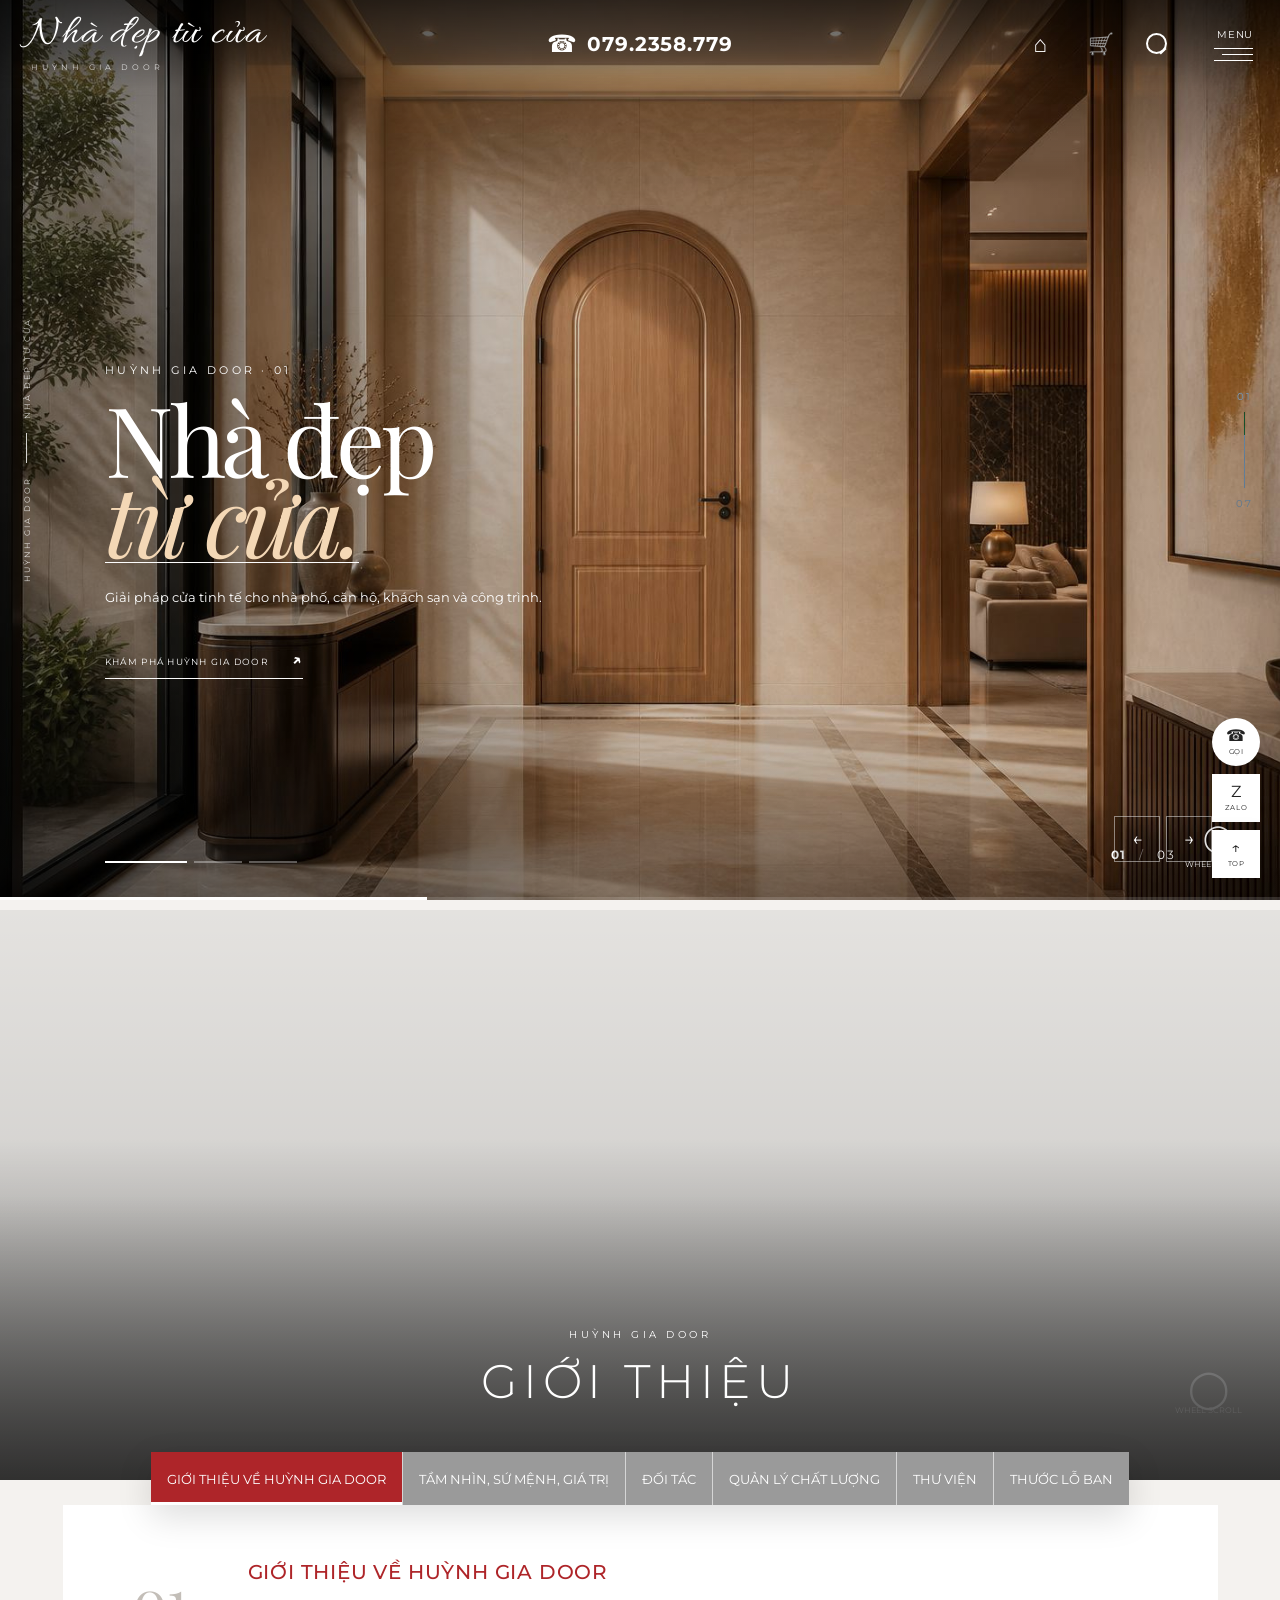
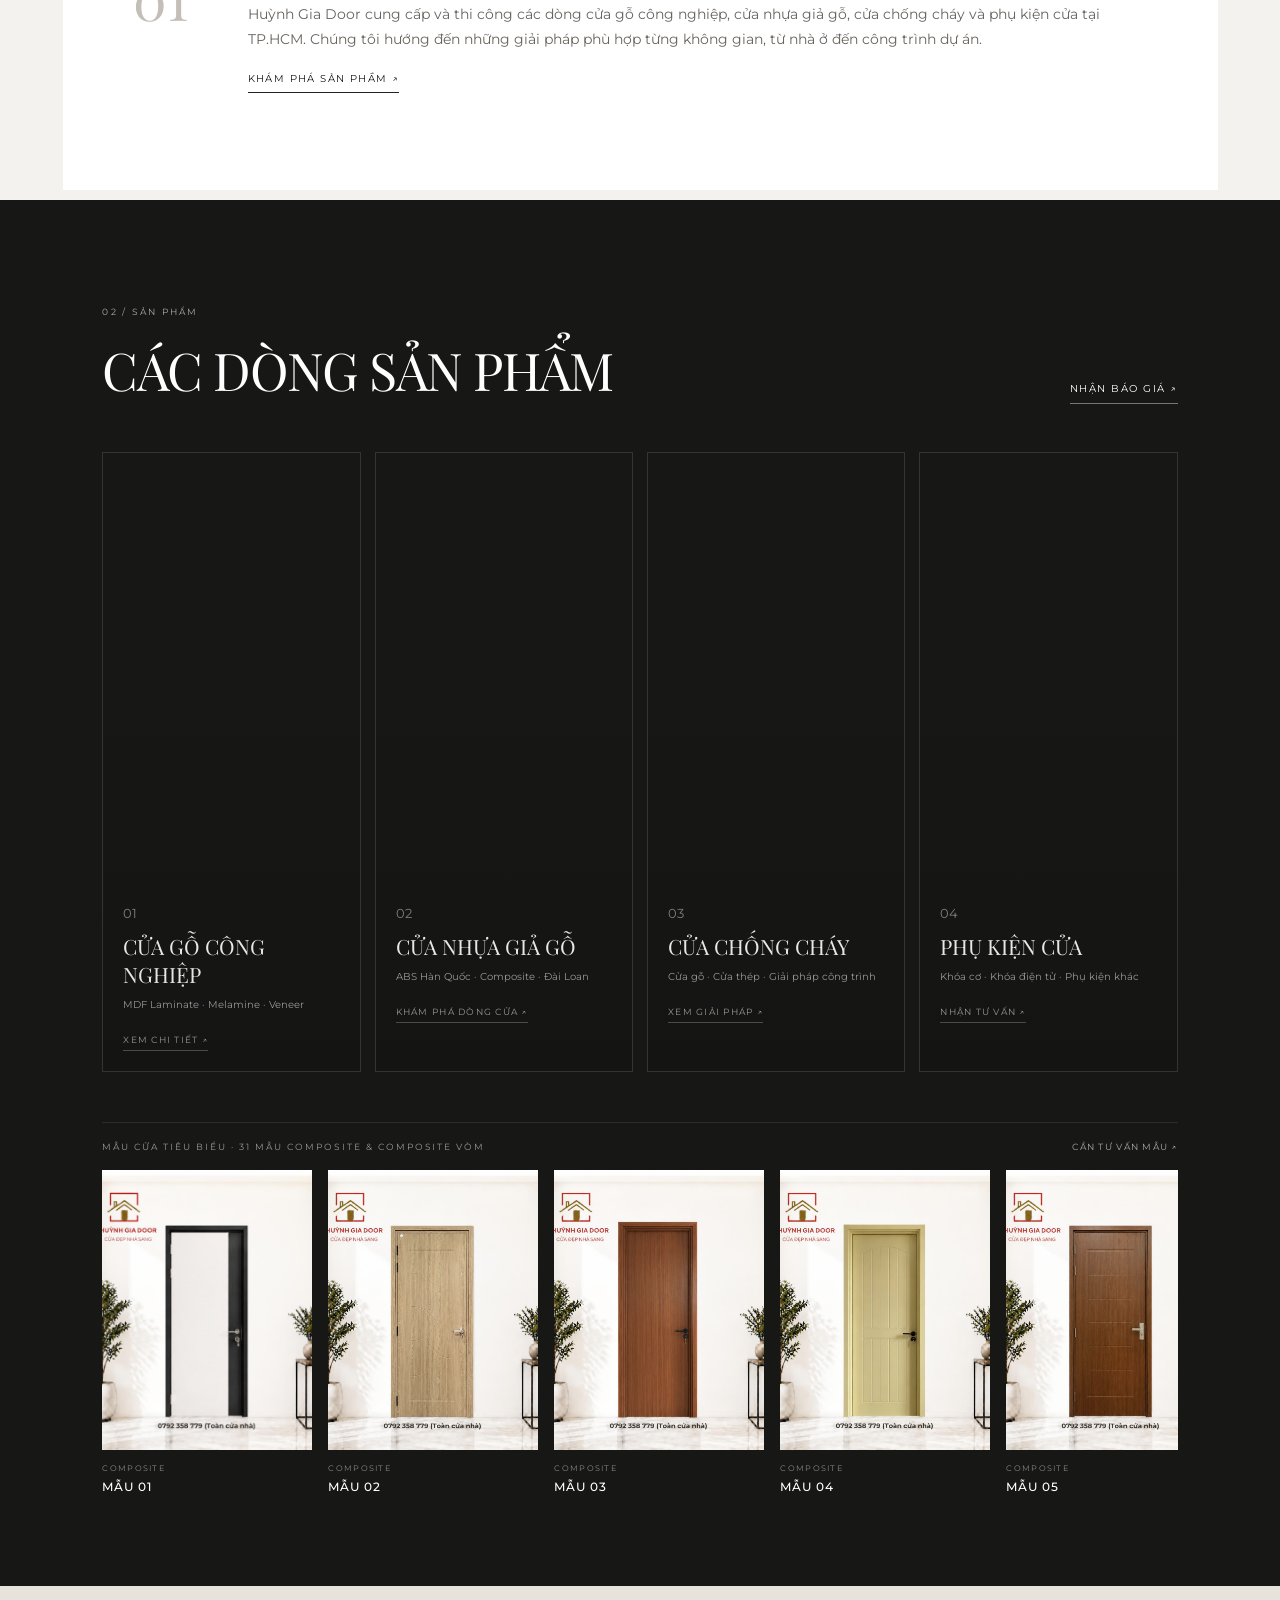
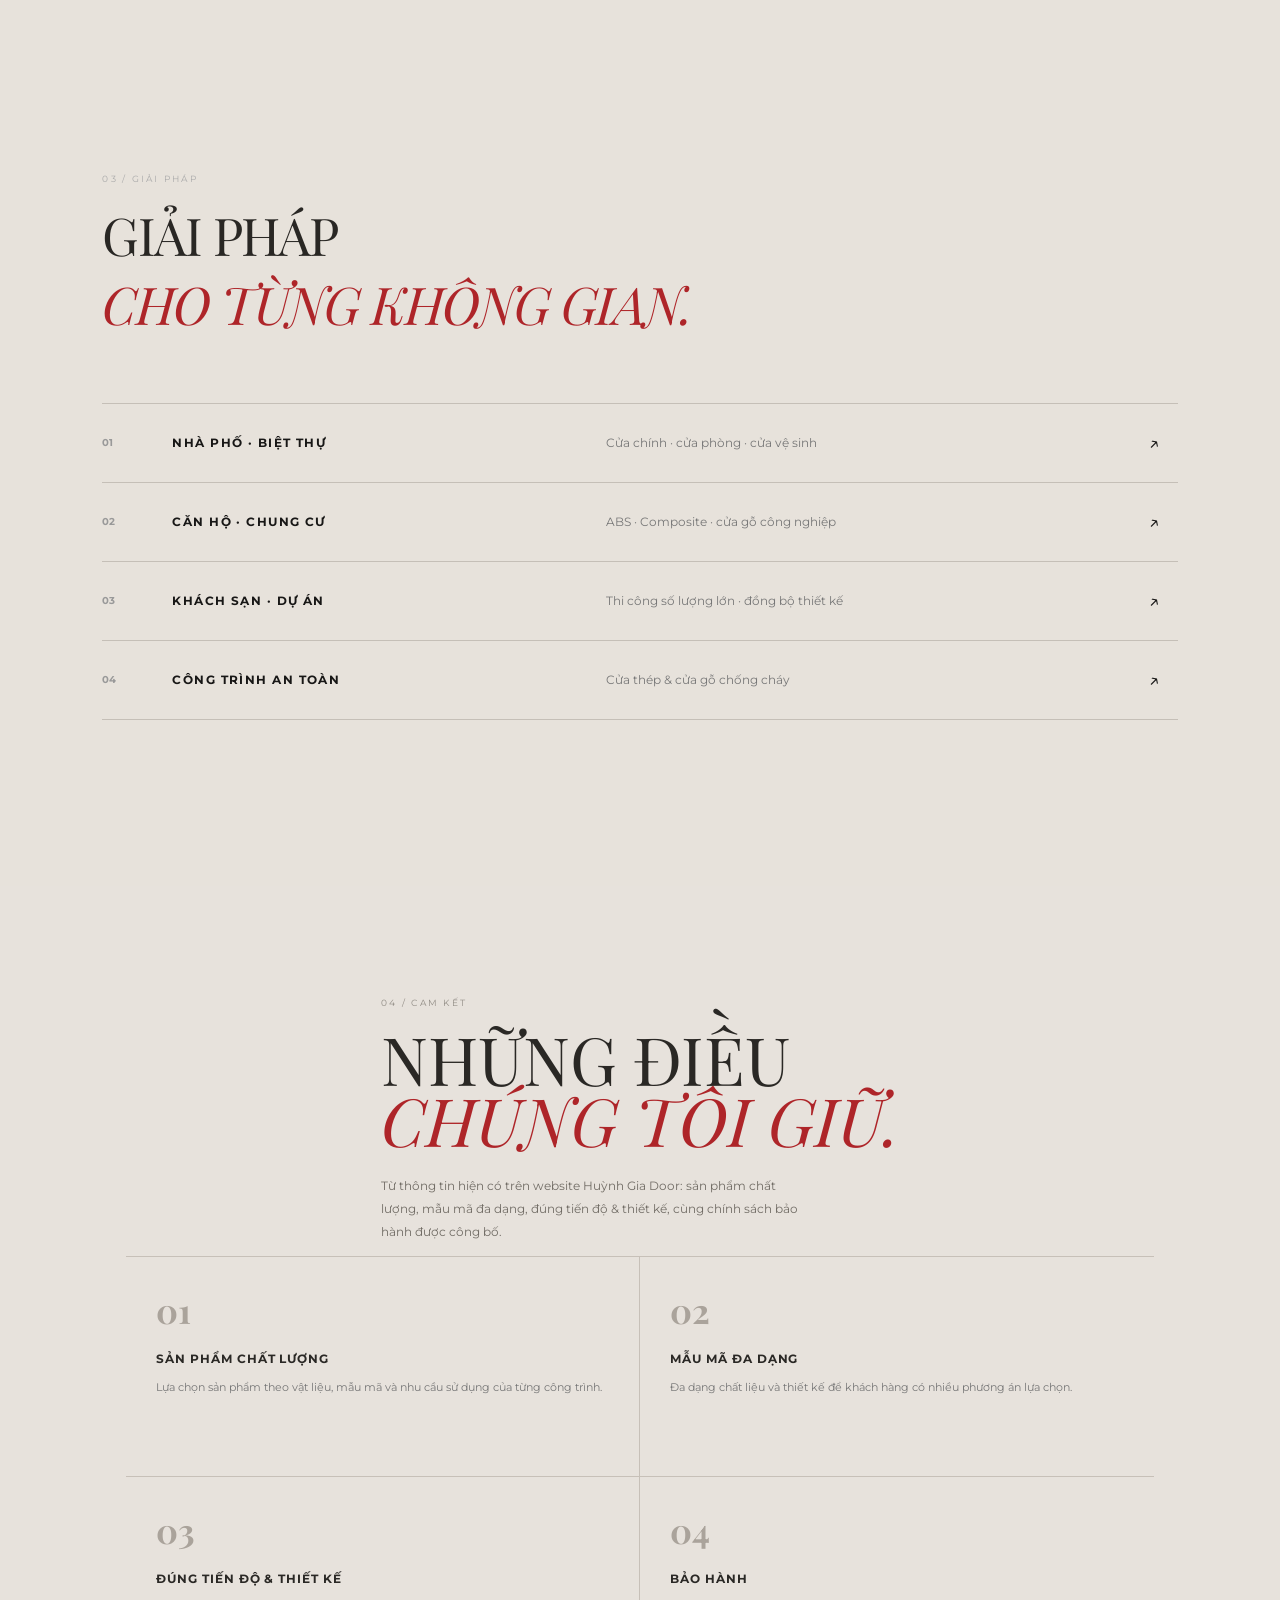
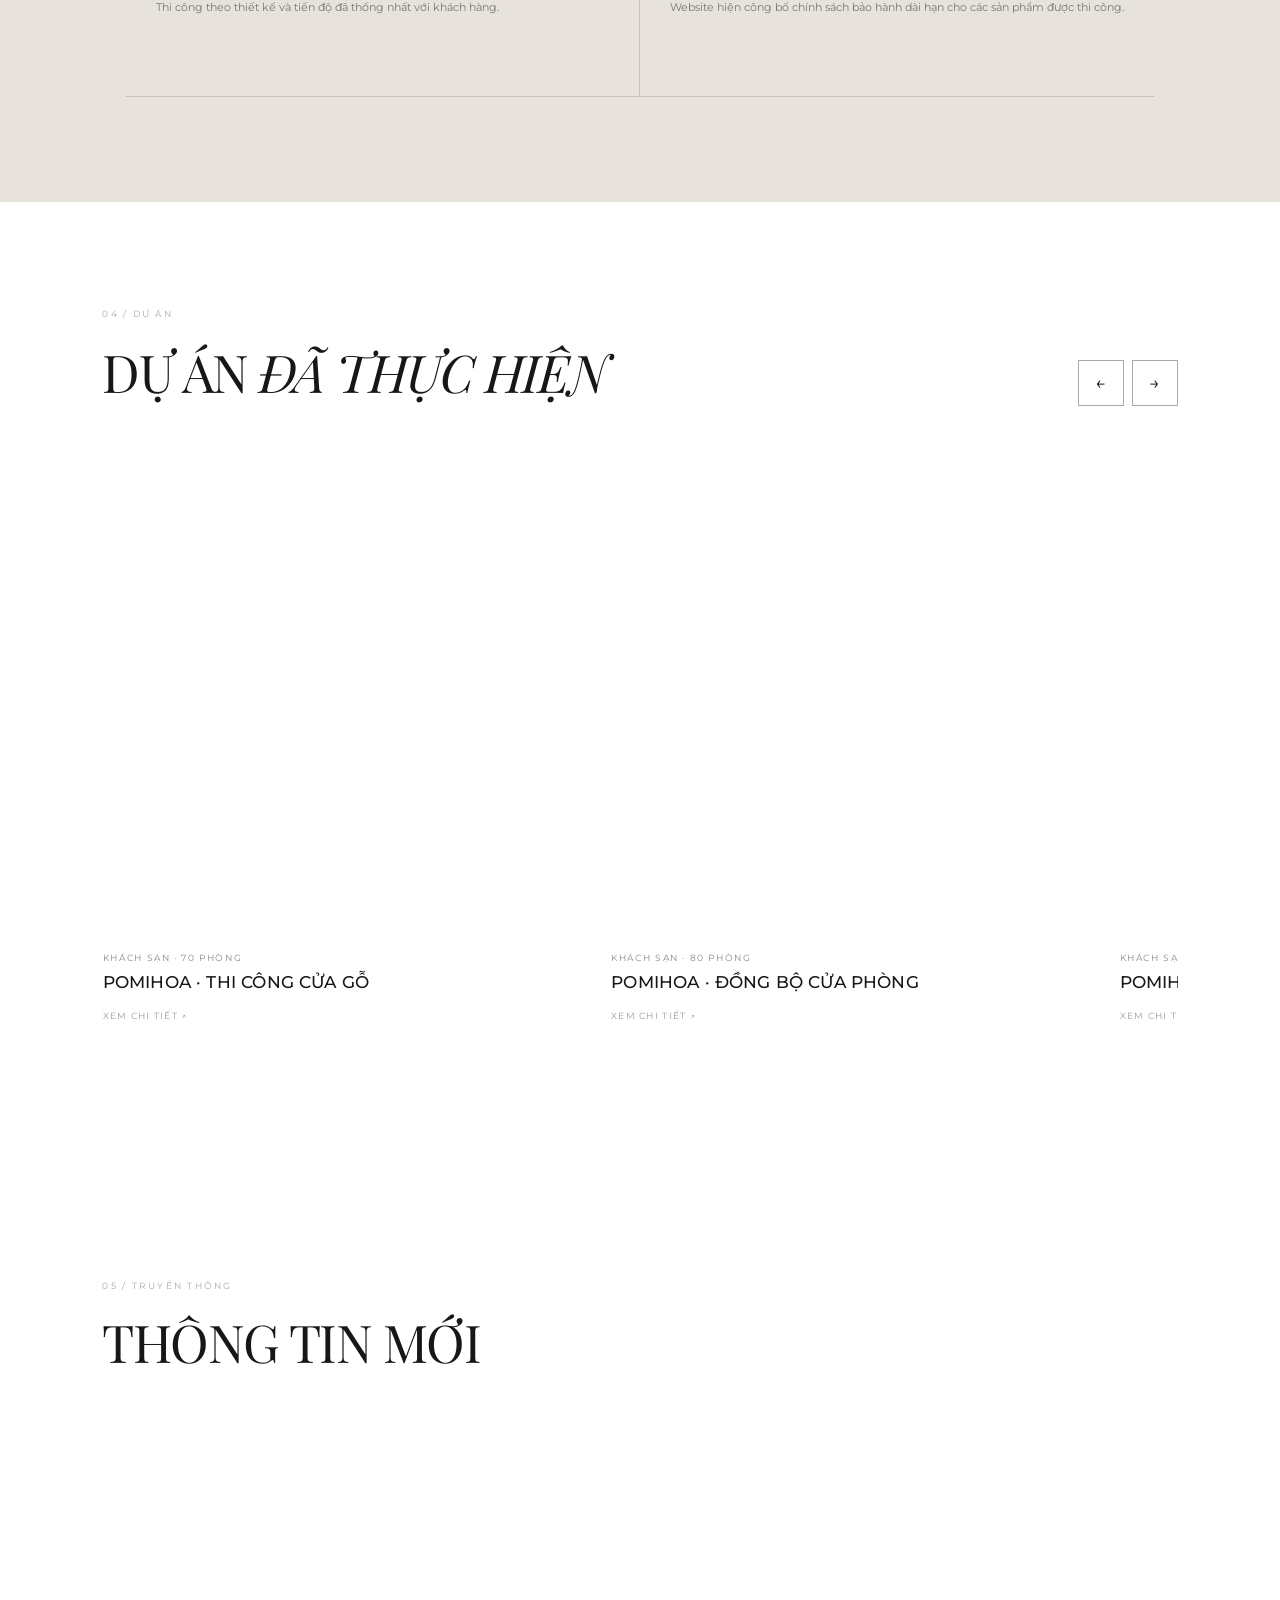
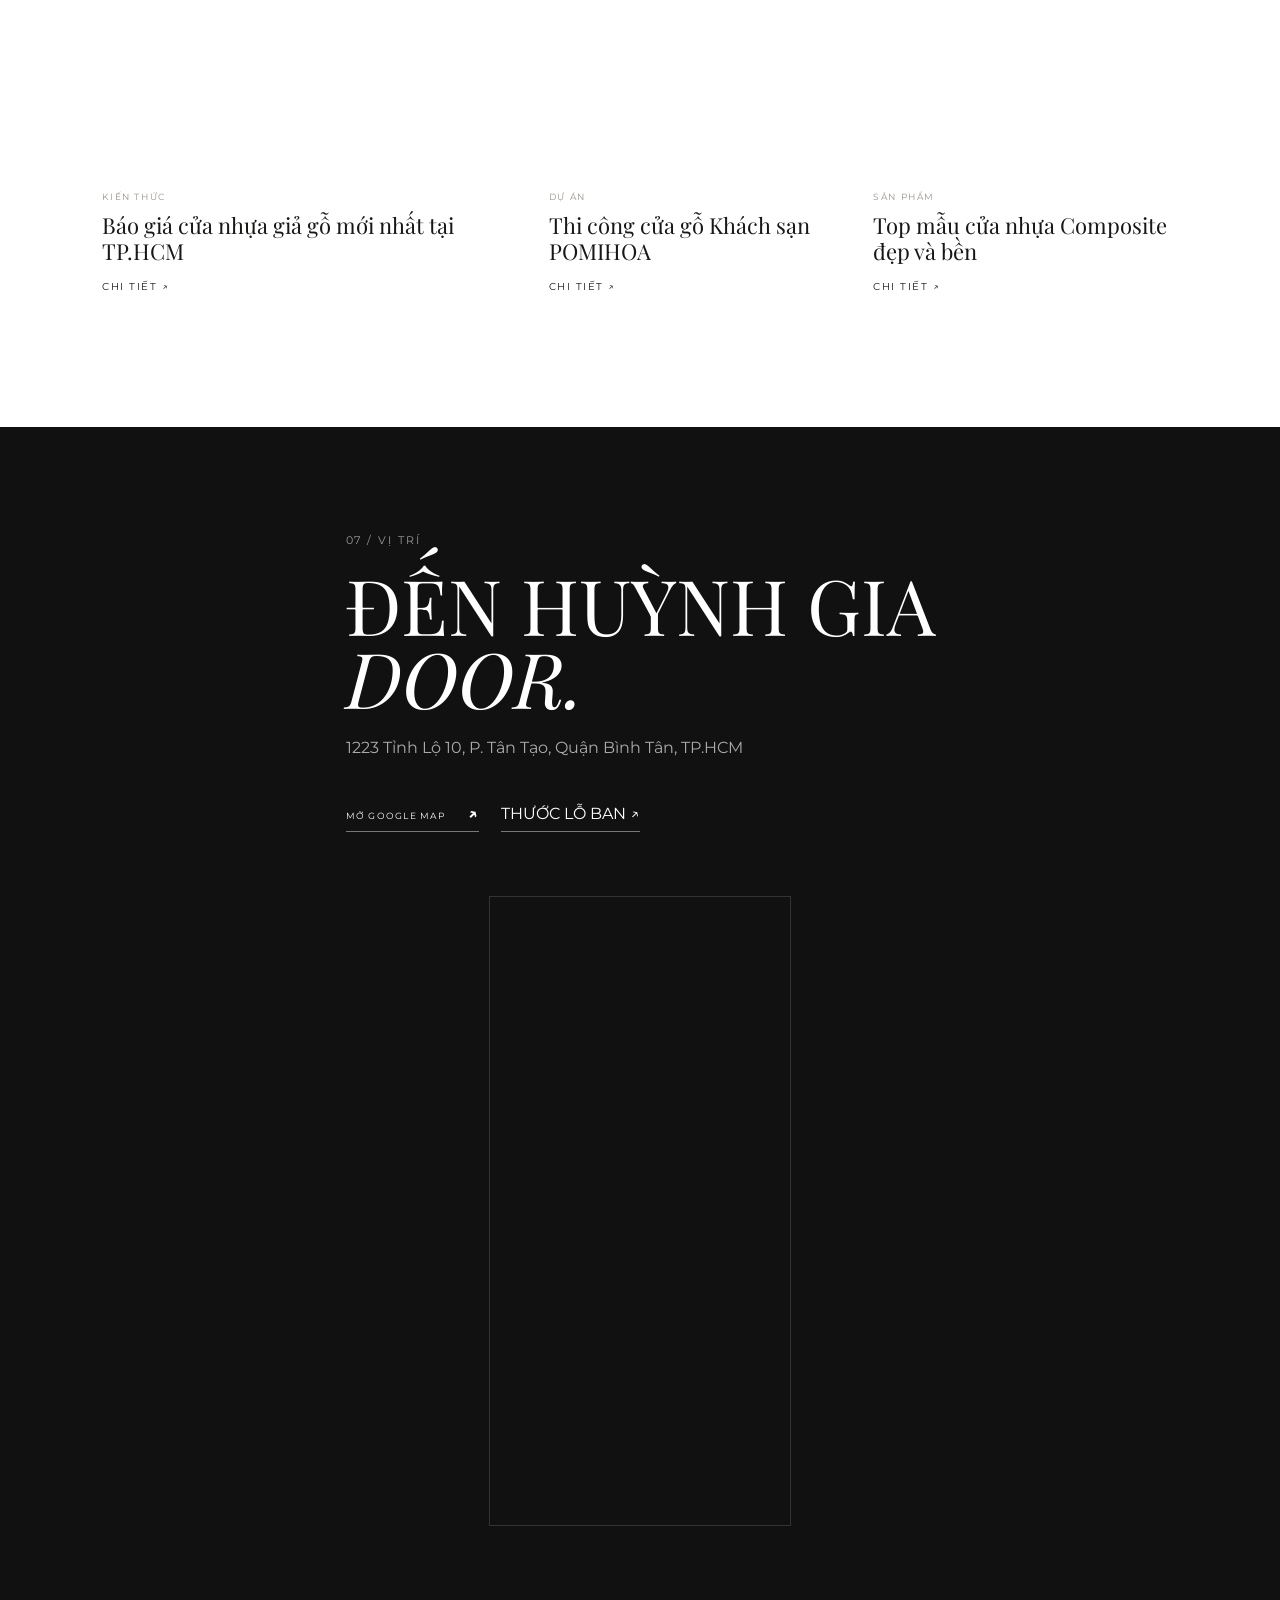
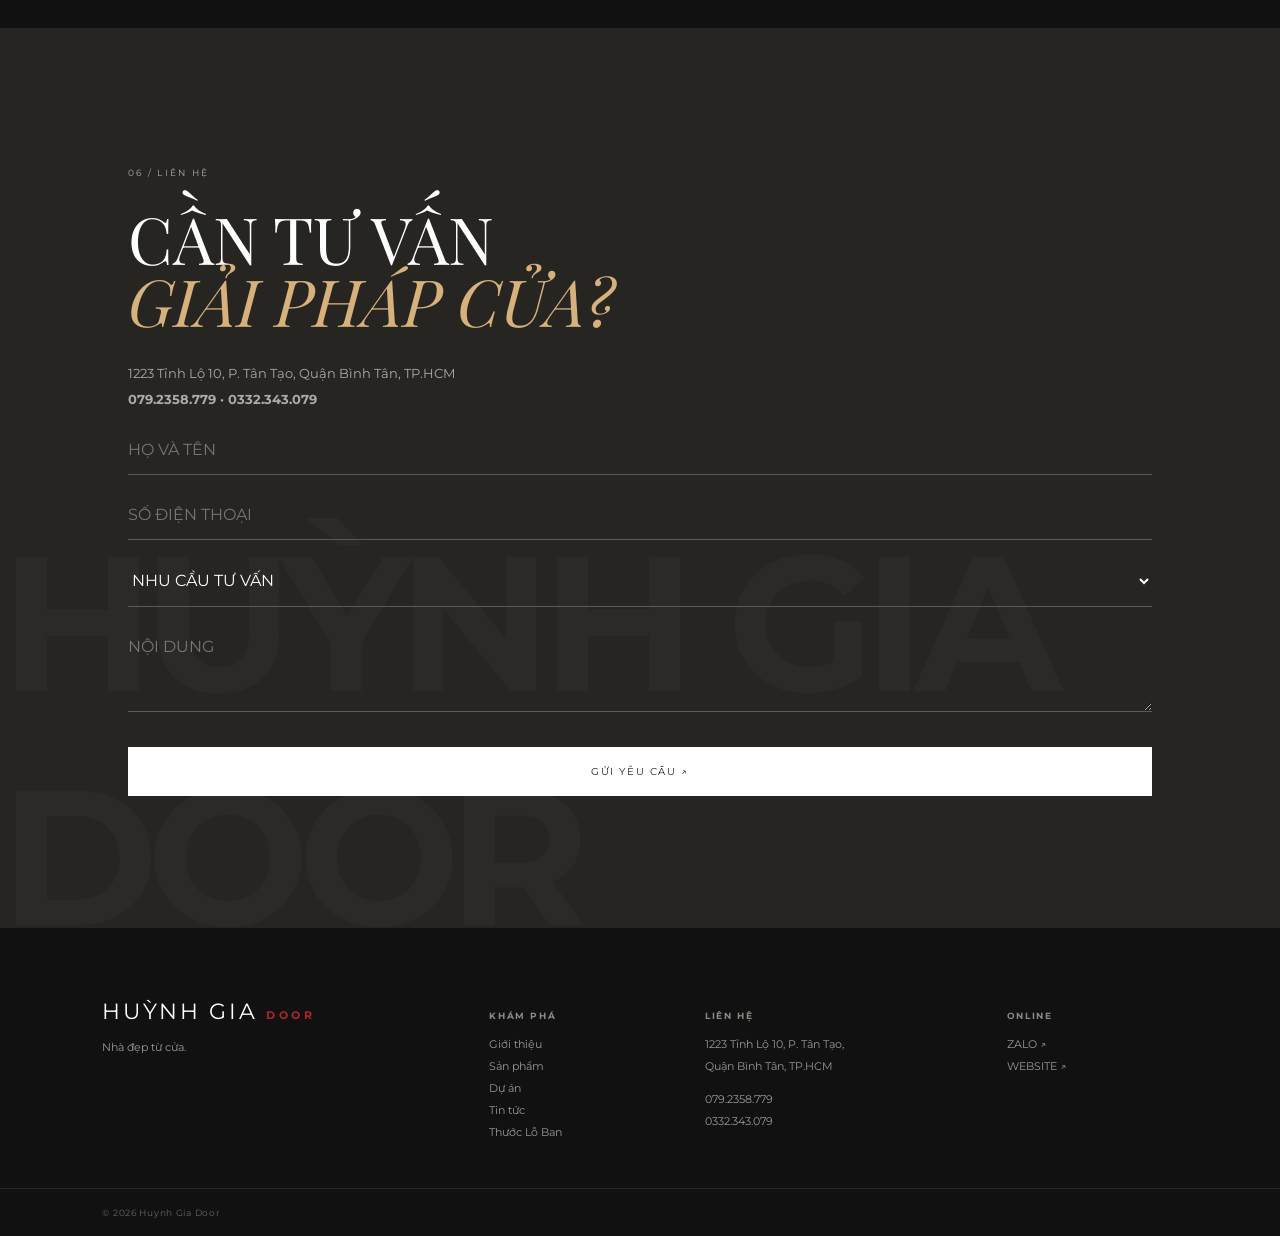
<file: cuago/index.html>
<!doctype html>
<html lang="vi">
<head>
<meta charset="utf-8">
<meta name="viewport" content="width=device-width,initial-scale=1">
<title>Huỳnh Gia Door — Nhà đẹp từ cửa | V9</title>
<meta name="description" content="Huỳnh Gia Door - giải pháp cửa gỗ công nghiệp, cửa nhựa giả gỗ, cửa chống cháy và phụ kiện cửa tại TP.HCM.">
<link rel="preconnect" href="https://fonts.googleapis.com">
<link rel="preconnect" href="https://fonts.gstatic.com" crossorigin>
<link href="https://fonts.googleapis.com/css2?family=Montserrat:wght@300;400;500;600;700&family=Playfair+Display:ital,wght@0,400;0,500;0,600;1,400;1,500&family=Allura&display=swap" rel="stylesheet">
<link rel="stylesheet" href="style.css">
</head>
<body class="presentation-mode">

<!-- HEADER: cố ý giống tinh thần screenshot: trong suốt, icon trắng, MENU -->
<header class="site-header" id="siteHeader">
  <a href="#top" class="logo" aria-label="Huỳnh Gia Door">
    <span class="logo-script">Nhà đẹp từ cửa</span>
    <span class="logo-sub">HUỲNH GIA DOOR</span>
  </a>
  <a class="header-phone" href="tel:0792358779" aria-label="Gọi 079.2358.779"><span>☎</span><strong>079.2358.779</strong></a>
  <div class="header-tools">
    <a href="#top" class="icon-btn" aria-label="Trang chủ">⌂</a>
    <a href="#san-pham" class="icon-btn" aria-label="Sản phẩm">🛒</a>
    <button class="icon-btn search-btn" aria-label="Tìm kiếm">⌕</button>
    <button class="menu-trigger" id="menuTrigger" aria-expanded="false">
      <span>MENU</span><i></i><i></i><i></i>
    </button>
  </div>
</header>

<!-- FULLSCREEN MENU -->
<div class="mega-menu" id="megaMenu" aria-hidden="true">
  <div class="menu-backdrop"></div>
  <div class="menu-close-area">
    <button id="menuClose" class="menu-close" aria-label="Đóng menu">×</button>
  </div>
  <div class="mega-inner">
    <div class="mega-grid">
      <section class="mega-cell mega-products">
        <h3>CÁC DÒNG SẢN PHẨM</h3>
        <a href="#san-pham">CỬA GỖ CÔNG NGHIỆP</a>
        <a href="product.html?slug=abs">CỬA NHỰA ABS HÀN QUỐC</a>
        <a href="product.html?slug=composite">CỬA NHỰA COMPOSITE</a>
        <a href="product.html?slug=taiwan">CỬA NHỰA ĐÀI LOAN</a>
        <a href="product.html?slug=mdf">CỬA GỖ MDF LAMINATE</a>
        <a href="product.html?slug=mdf">CỬA GỖ MDF MELAMINE</a>
        <a href="product.html?slug=mdf">CỬA GỖ MDF VENEER</a>
        <a href="product.html?slug=fire">CỬA GỖ CHỐNG CHÁY</a>
        <a href="product.html?slug=fire">CỬA THÉP CHỐNG CHÁY</a>
        <a href="#san-pham">KHÓA ĐIỆN TỬ</a>
        <a href="#san-pham">PHỤ KIỆN CỬA</a>
      </section>

      <section class="mega-cell">
        <h3>GIẢI PHÁP</h3>
        <a href="#giai-phap">NHÀ PHỐ · BIỆT THỰ</a>
        <a href="#giai-phap">CĂN HỘ · CHUNG CƯ</a>
        <a href="#giai-phap">KHÁCH SẠN · RESORT</a>
        <a href="#giai-phap">VĂN PHÒNG · THƯƠNG MẠI</a>
        <a href="#giai-phap">CHỐNG CHÁY</a>
        <a href="#giai-phap">THÔNG PHÒNG CHỐNG ẨM</a>
        <a href="#giai-phap">CÔNG TRÌNH DỰ ÁN</a>
      </section>

      <section class="mega-cell">
        <h3>TÀI LIỆU HỖ TRỢ</h3>
        <a href="#lien-he">TƯ VẤN THIẾT KẾ KIẾN TRÚC SƯ</a>
        <a href="#lien-he">CHỦ ĐẦU TƯ</a>
        <a href="#lien-he">TỔNG THẦU THI CÔNG</a>
        <a href="#lien-he">PHÂN PHỐI · ĐẠI LÝ</a>
        <a href="#lien-he">ĐỘI THỢ THI CÔNG</a>
      </section>

      <section class="mega-cell">
        <h3>TRUYỀN THÔNG</h3>
        <a href="#tin-tuc">CHÍNH SÁCH</a>
        <a href="#tin-tuc">SỰ KIỆN</a>
        <a href="#tin-tuc">TIN TỨC</a>
        <a href="#tin-tuc">SẢN PHẨM · GIẢI PHÁP</a>
        <a href="#tin-tuc">KHUYẾN MẠI · ƯU ĐÃI</a>
        <a href="#tin-tuc">GIẢI THƯỞNG</a>
        <a href="#tin-tuc">TUYỂN DỤNG</a>
      </section>

      <section class="mega-cell mega-bottom mega-projects">
        <h3>DỰ ÁN</h3>
        <a href="#du-an">TT THƯƠNG MẠI, VĂN PHÒNG</a>
        <a href="#du-an">KHÁCH SẠN, RESORT</a>
        <a href="#du-an">CHUNG CƯ, NHÀ DÂN DỤNG</a>
        <a href="#du-an">CÔNG TRÌNH VĂN HÓA</a>
        <a href="#du-an">CÔNG TRÌNH GIÁO DỤC</a>
        <a href="#du-an">CÔNG TRÌNH Y TẾ</a>
        <a href="#du-an">NHÀ MÁY, NHÀ XƯỞNG</a>
      </section>

      <section class="mega-cell mega-bottom mega-about">
        <h3>VỀ HUỲNH GIA DOOR</h3>
        <a href="#gioi-thieu" data-tab="about">GIỚI THIỆU</a>
        <a href="#gioi-thieu" data-tab="vision">TẦM NHÌN, SỨ MỆNH, GIÁ TRỊ</a>
        <a href="#gioi-thieu" data-tab="partners">ĐỐI TÁC</a>
        <a href="#gioi-thieu" data-tab="quality">QUẢN LÝ CHẤT LƯỢNG</a>
        <a href="#gioi-thieu" data-tab="library">THƯ VIỆN</a>
      </section>

      <section class="mega-cell mega-bottom mega-contact">
        <h3>LIÊN HỆ</h3>
        <a href="#lien-he">ĐỊA CHỈ LIÊN HỆ</a>
        <a href="#lien-he">DỊCH VỤ KHÁCH HÀNG</a>
        <a href="#lien-he">HỆ THỐNG PHÂN PHỐI, ĐẠI LÝ</a>
        <a href="#lien-he">FORM LIÊN HỆ</a>
        <a href="thuoc-lo-ban.html">THƯỚC LỖ BAN</a>
        <a href="https://share.google/fv93hf1bNYympQqq8" target="_blank" rel="noopener">BẢN ĐỒ / VỊ TRÍ ↗</a>
      </section>
    </div>
  </div>
</div>

<!-- SEARCH OVERLAY -->
<div class="search-overlay" id="searchOverlay" aria-hidden="true">
  <div class="search-panel">
    <button class="search-close" id="searchClose" aria-label="Đóng tìm kiếm">×</button>
    <span>TÌM KIẾM</span>
    <h2>Bạn đang tìm gì?</h2>
    <form id="searchForm"><input id="searchInput" type="search" placeholder="Tên sản phẩm, cửa, phụ kiện..." autocomplete="off"><button type="submit">TÌM KIẾM ↗</button></form>
    <p id="searchHint">Ví dụ: cửa composite, cửa gỗ MDF, cửa chống cháy...</p>
  </div>
</div>

<main id="top">
  <div class="scene-indicator" id="sceneIndicator" aria-hidden="true"><span class="scene-current">01</span><i></i><span>07</span></div>
<!-- HERO / FULLSCREEN SLIDER -->
<section class="hero" id="homeHero" aria-label="Huỳnh Gia Door showcase">
  <div class="hero-slides">
    <article class="hero-slide active" data-slide="0">
      <div class="hero-bg hero-cover-svg" style="background-image:url('assets/nha-dep-tu-cua.svg')"></div>
      <div class="hero-overlay"></div>
      <div class="hero-caption">
        <span>HUỲNH GIA DOOR · 01</span>
        <h1>Nhà đẹp<br><em>từ cửa.</em></h1>
        <p>Giải pháp cửa tinh tế cho nhà phố, căn hộ, khách sạn và công trình.</p>
        <a href="#gioi-thieu" class="hero-link">KHÁM PHÁ HUỲNH GIA DOOR <b>↗</b></a>
      </div>
    </article>
    <article class="hero-slide" data-slide="1">
      <div class="hero-bg" style="background-image:url('assets/khong-gian-co-gu.svg')"></div>
      <div class="hero-overlay"></div>
      <div class="hero-caption">
        <span>HUỲNH GIA DOOR · 02</span>
        <h1>Không gian<br><em>có gu.</em></h1>
        <p>Từ cửa gỗ công nghiệp đến cửa nhựa giả gỗ, đồng bộ cùng phong cách nội thất.</p>
        <a href="#san-pham" class="hero-link">XEM CÁC DÒNG SẢN PHẨM <b>↗</b></a>
      </div>
    </article>
    <article class="hero-slide" data-slide="2">
      <div class="hero-bg" style="background-image:url('assets/dung-cua-dung-cong-trinh.svg')"></div>
      <div class="hero-overlay"></div>
      <div class="hero-caption">
        <span>HUỲNH GIA DOOR · 03</span>
        <h1>Đúng cửa.<br><em>Đúng công trình.</em></h1>
        <p>Tư vấn, cung cấp và thi công giải pháp cửa phù hợp nhu cầu sử dụng.</p>
        <a href="#lien-he" class="hero-link">NHẬN TƯ VẤN <b>↗</b></a>
      </div>
    </article>
  </div>
  <div class="hero-counter"><strong id="heroCurrent">01</strong> <span>/</span> 03</div>
  <div class="hero-dots" aria-label="Chuyển slide">
    <button class="hero-dot active" data-go="0" aria-label="Slide 1"></button>
    <button class="hero-dot" data-go="1" aria-label="Slide 2"></button>
    <button class="hero-dot" data-go="2" aria-label="Slide 3"></button>
  </div>
  <button class="hero-arrow prev" id="heroPrev" aria-label="Slide trước">←</button>
  <button class="hero-arrow next" id="heroNext" aria-label="Slide tiếp theo">→</button>
  <a class="wheel-scroll" href="#gioi-thieu"><b>◯</b><span>WHEEL SCROLL</span></a>
  <div class="hero-progress"><span id="heroProgressBar"></span></div>
  <div class="hero-side-label">HUỲNH GIA DOOR <i></i> NHÀ ĐẸP TỪ CỬA</div>
</section>

<!-- INTRO / TABS -->
<section class="intro-panel snap-section" id="gioi-thieu">
  <div class="intro-hero">
    <div class="intro-image"></div>
    <div class="intro-title"><span>HUỲNH GIA DOOR</span><h2>GIỚI THIỆU</h2></div>
    <div class="intro-wheel">◯<small>WHEEL SCROLL</small></div>
  </div>
  <div class="intro-tabs" id="introTabs">
    <button class="intro-tab active" data-tab="about">GIỚI THIỆU VỀ HUỲNH GIA DOOR</button>
    <button class="intro-tab" data-tab="vision">TẦM NHÌN, SỨ MỆNH, GIÁ TRỊ</button>
    <button class="intro-tab" data-tab="partners">ĐỐI TÁC</button>
    <button class="intro-tab" data-tab="quality">QUẢN LÝ CHẤT LƯỢNG</button>
    <button class="intro-tab" data-tab="library">THƯ VIỆN</button>
    <button class="intro-tab" data-tab="loban">THƯỚC LỖ BAN</button>
  </div>
  <div class="intro-content" id="introContent">
    <article class="tab-content active" data-content="about">
      <div class="tab-number">01</div><div><h3>GIỚI THIỆU VỀ HUỲNH GIA DOOR</h3><p>Huỳnh Gia Door cung cấp và thi công các dòng cửa gỗ công nghiệp, cửa nhựa giả gỗ, cửa chống cháy và phụ kiện cửa tại TP.HCM. Chúng tôi hướng đến những giải pháp phù hợp từng không gian, từ nhà ở đến công trình dự án.</p><a href="#san-pham">KHÁM PHÁ SẢN PHẨM ↗</a></div>
    </article>
    <article class="tab-content" data-content="vision">
      <div class="tab-number">02</div><div><h3>TẦM NHÌN, SỨ MỆNH, GIÁ TRỊ</h3><p>Kiến tạo những giải pháp cửa đẹp, bền, phù hợp nhu cầu sử dụng; lấy chất lượng sản phẩm, sự minh bạch và trải nghiệm khách hàng làm nền tảng cho quá trình phát triển.</p><a href="#lien-he">TRAO ĐỔI VỚI CHÚNG TÔI ↗</a></div>
    </article>
    <article class="tab-content" data-content="partners">
      <div class="tab-number">03</div><div><h3>ĐỐI TÁC</h3><p>Đồng hành cùng các nhà cung cấp vật liệu, phụ kiện và đơn vị thi công để tạo nên giải pháp đồng bộ cho từng công trình.</p><a href="#lien-he">TRỞ THÀNH ĐỐI TÁC ↗</a></div>
    </article>
    <article class="tab-content" data-content="quality">
      <div class="tab-number">04</div><div><h3>QUẢN LÝ CHẤT LƯỢNG</h3><p>Sản phẩm được lựa chọn theo tiêu chí về vật liệu, mẫu mã và khả năng ứng dụng; quá trình lắp đặt được thực hiện theo thiết kế và thỏa thuận với khách hàng.</p><a href="#lien-he">TƯ VẤN CÔNG TRÌNH ↗</a></div>
    </article>
    <article class="tab-content" data-content="library">
      <div class="tab-number">05</div><div><h3>THƯ VIỆN</h3><p>Không gian lưu trữ hình ảnh sản phẩm, công trình và các mẫu cửa để khách hàng tham khảo trước khi lựa chọn.</p><a href="#san-pham">XEM HÌNH ẢNH ↗</a></div>
    </article>
    <article class="tab-content" data-content="loban">
      <div class="tab-number">06</div><div><h3>THƯỚC LỖ BAN</h3><p>Công cụ tham khảo kích thước thông thủy, kích thước đặc và âm phần với ba loại thước Lỗ Ban 52,2 cm, 42,9 cm và 38,8 cm.</p><a href="thuoc-lo-ban.html">XEM THƯỚC LỖ BAN ↗</a></div>
    </article>
  </div>
</section>

<section class="products section dark reveal-section snap-section" id="san-pham">
  <div class="section-head"><div><span>02 / SẢN PHẨM</span><h2>CÁC DÒNG SẢN PHẨM</h2></div><a href="#lien-he">NHẬN BÁO GIÁ ↗</a></div>
  <div class="product-grid">
    <a class="product-card" href="product.html?slug=mdf"><div class="pimg p1"></div><div><small>01</small><h3>CỬA GỖ CÔNG NGHIỆP</h3><p>MDF Laminate · Melamine · Veneer</p><span class="product-more">XEM CHI TIẾT ↗</span></div></a>
    <a class="product-card" href="product.html?slug=composite"><div class="pimg p2"></div><div><small>02</small><h3>CỬA NHỰA GIẢ GỖ</h3><p>ABS Hàn Quốc · Composite · Đài Loan</p><span class="product-more">KHÁM PHÁ DÒNG CỬA ↗</span></div></a>
    <a class="product-card" href="product.html?slug=fire"><div class="pimg p3"></div><div><small>03</small><h3>CỬA CHỐNG CHÁY</h3><p>Cửa gỗ · Cửa thép · Giải pháp công trình</p><span class="product-more">XEM GIẢI PHÁP ↗</span></div></a>
    <a class="product-card" href="#lien-he"><div class="pimg p4"></div><div><small>04</small><h3>PHỤ KIỆN CỬA</h3><p>Khóa cơ · Khóa điện tử · Phụ kiện khác</p><span class="product-more">NHẬN TƯ VẤN ↗</span></div></a>
  </div>
  <div class="model-rail-head"><span>MẪU CỬA TIÊU BIỂU · 31 MẪU COMPOSITE & COMPOSITE VÒM</span><a href="#lien-he">CẦN TƯ VẤN MẪU ↗</a></div>
  <div class="model-rail" id="modelRail">
    <a href="product.html?slug=composite-01"><div class="model-img local-door" style="background-image:url('assets/door-samples/composite/composite-01.png')"></div><small>COMPOSITE</small><h4>MẪU 01</h4></a>
    <a href="product.html?slug=composite-02"><div class="model-img local-door" style="background-image:url('assets/door-samples/composite/composite-02.png')"></div><small>COMPOSITE</small><h4>MẪU 02</h4></a>
    <a href="product.html?slug=composite-03"><div class="model-img local-door" style="background-image:url('assets/door-samples/composite/composite-03.png')"></div><small>COMPOSITE</small><h4>MẪU 03</h4></a>
    <a href="product.html?slug=composite-04"><div class="model-img local-door" style="background-image:url('assets/door-samples/composite/composite-04.png')"></div><small>COMPOSITE</small><h4>MẪU 04</h4></a>
    <a href="product.html?slug=composite-05"><div class="model-img local-door" style="background-image:url('assets/door-samples/composite/composite-05.png')"></div><small>COMPOSITE</small><h4>MẪU 05</h4></a>
    <a href="product.html?slug=composite-06"><div class="model-img local-door" style="background-image:url('assets/door-samples/composite/composite-06.png')"></div><small>COMPOSITE</small><h4>MẪU 06</h4></a>
    <a href="product.html?slug=composite-07"><div class="model-img local-door" style="background-image:url('assets/door-samples/composite/composite-07.png')"></div><small>COMPOSITE</small><h4>MẪU 07</h4></a>
    <a href="product.html?slug=composite-08"><div class="model-img local-door" style="background-image:url('assets/door-samples/composite/composite-08.png')"></div><small>COMPOSITE</small><h4>MẪU 08</h4></a>
    <a href="product.html?slug=composite-09"><div class="model-img local-door" style="background-image:url('assets/door-samples/composite/composite-09.png')"></div><small>COMPOSITE</small><h4>MẪU 09</h4></a>
    <a href="product.html?slug=composite-10"><div class="model-img local-door" style="background-image:url('assets/door-samples/composite/composite-10.png')"></div><small>COMPOSITE</small><h4>MẪU 10</h4></a>
    <a href="product.html?slug=composite-11"><div class="model-img local-door" style="background-image:url('assets/door-samples/composite/composite-11.png')"></div><small>COMPOSITE</small><h4>MẪU 11</h4></a>
    <a href="product.html?slug=composite-12"><div class="model-img local-door" style="background-image:url('assets/door-samples/composite/composite-12.png')"></div><small>COMPOSITE</small><h4>MẪU 12</h4></a>
    <a href="product.html?slug=composite-13"><div class="model-img local-door" style="background-image:url('assets/door-samples/composite/composite-13.png')"></div><small>COMPOSITE</small><h4>MẪU 13</h4></a>
    <a href="product.html?slug=composite-14"><div class="model-img local-door" style="background-image:url('assets/door-samples/composite/composite-14.png')"></div><small>COMPOSITE</small><h4>MẪU 14</h4></a>
    <a href="product.html?slug=composite-15"><div class="model-img local-door" style="background-image:url('assets/door-samples/composite/composite-15.png')"></div><small>COMPOSITE</small><h4>MẪU 15</h4></a>
    <a href="product.html?slug=composite-16"><div class="model-img local-door" style="background-image:url('assets/door-samples/composite/composite-16.png')"></div><small>COMPOSITE</small><h4>MẪU 16</h4></a>
    <a href="product.html?slug=composite-17"><div class="model-img local-door" style="background-image:url('assets/door-samples/composite/composite-17.png')"></div><small>COMPOSITE</small><h4>MẪU 17</h4></a>
    <a href="product.html?slug=composite-18"><div class="model-img local-door" style="background-image:url('assets/door-samples/composite/composite-18.png')"></div><small>COMPOSITE</small><h4>MẪU 18</h4></a>
    <a href="product.html?slug=composite-vom-01"><div class="model-img local-door" style="background-image:url('assets/door-samples/composite-vom/composite-vom-01.png')"></div><small>COMPOSITE VÒM</small><h4>MẪU VÒM 01</h4></a>
    <a href="product.html?slug=composite-vom-02"><div class="model-img local-door" style="background-image:url('assets/door-samples/composite-vom/composite-vom-02.png')"></div><small>COMPOSITE VÒM</small><h4>MẪU VÒM 02</h4></a>
    <a href="product.html?slug=composite-vom-03"><div class="model-img local-door" style="background-image:url('assets/door-samples/composite-vom/composite-vom-03.png')"></div><small>COMPOSITE VÒM</small><h4>MẪU VÒM 03</h4></a>
    <a href="product.html?slug=composite-vom-04"><div class="model-img local-door" style="background-image:url('assets/door-samples/composite-vom/composite-vom-04.png')"></div><small>COMPOSITE VÒM</small><h4>MẪU VÒM 04</h4></a>
    <a href="product.html?slug=composite-vom-05"><div class="model-img local-door" style="background-image:url('assets/door-samples/composite-vom/composite-vom-05.png')"></div><small>COMPOSITE VÒM</small><h4>MẪU VÒM 05</h4></a>
    <a href="product.html?slug=composite-vom-06"><div class="model-img local-door" style="background-image:url('assets/door-samples/composite-vom/composite-vom-06.png')"></div><small>COMPOSITE VÒM</small><h4>MẪU VÒM 06</h4></a>
    <a href="product.html?slug=composite-vom-07"><div class="model-img local-door" style="background-image:url('assets/door-samples/composite-vom/composite-vom-07.png')"></div><small>COMPOSITE VÒM</small><h4>MẪU VÒM 07</h4></a>
    <a href="product.html?slug=composite-vom-08"><div class="model-img local-door" style="background-image:url('assets/door-samples/composite-vom/composite-vom-08.png')"></div><small>COMPOSITE VÒM</small><h4>MẪU VÒM 08</h4></a>
    <a href="product.html?slug=composite-vom-09"><div class="model-img local-door" style="background-image:url('assets/door-samples/composite-vom/composite-vom-09.png')"></div><small>COMPOSITE VÒM</small><h4>MẪU VÒM 09</h4></a>
    <a href="product.html?slug=composite-vom-10"><div class="model-img local-door" style="background-image:url('assets/door-samples/composite-vom/composite-vom-10.png')"></div><small>COMPOSITE VÒM</small><h4>MẪU VÒM 10</h4></a>
    <a href="product.html?slug=composite-vom-11"><div class="model-img local-door" style="background-image:url('assets/door-samples/composite-vom/composite-vom-11.png')"></div><small>COMPOSITE VÒM</small><h4>MẪU VÒM 11</h4></a>
    <a href="product.html?slug=composite-vom-12"><div class="model-img local-door" style="background-image:url('assets/door-samples/composite-vom/composite-vom-12.png')"></div><small>COMPOSITE VÒM</small><h4>MẪU VÒM 12</h4></a>
    <a href="product.html?slug=composite-vom-13"><div class="model-img local-door" style="background-image:url('assets/door-samples/composite-vom/composite-vom-13.jpg')"></div><small>COMPOSITE VÒM</small><h4>MẪU VÒM 13</h4></a>
  </div>
</section>

<section class="solutions section reveal-section snap-section" id="giai-phap">
  <span>03 / GIẢI PHÁP</span><h2>GIẢI PHÁP<br><em>CHO TỪNG KHÔNG GIAN.</em></h2>
  <div class="solution-list">
    <a href="#lien-he"><b>01</b><strong>NHÀ PHỐ · BIỆT THỰ</strong><span>Cửa chính · cửa phòng · cửa vệ sinh</span><i>↗</i></a>
    <a href="#lien-he"><b>02</b><strong>CĂN HỘ · CHUNG CƯ</strong><span>ABS · Composite · cửa gỗ công nghiệp</span><i>↗</i></a>
    <a href="#lien-he"><b>03</b><strong>KHÁCH SẠN · DỰ ÁN</strong><span>Thi công số lượng lớn · đồng bộ thiết kế</span><i>↗</i></a>
    <a href="#lien-he"><b>04</b><strong>CÔNG TRÌNH AN TOÀN</strong><span>Cửa thép & cửa gỗ chống cháy</span><i>↗</i></a>
  </div>
</section>

<section class="commitments section reveal-section snap-section" id="cam-ket">
  <div class="commitment-head"><span>04 / CAM KẾT</span><h2>NHỮNG ĐIỀU<br><em>CHÚNG TÔI GIỮ.</em></h2><p>Từ thông tin hiện có trên website Huỳnh Gia Door: sản phẩm chất lượng, mẫu mã đa dạng, đúng tiến độ & thiết kế, cùng chính sách bảo hành được công bố.</p></div>
  <div class="commitment-grid">
    <article><b>01</b><h3>SẢN PHẨM CHẤT LƯỢNG</h3><p>Lựa chọn sản phẩm theo vật liệu, mẫu mã và nhu cầu sử dụng của từng công trình.</p></article>
    <article><b>02</b><h3>MẪU MÃ ĐA DẠNG</h3><p>Đa dạng chất liệu và thiết kế để khách hàng có nhiều phương án lựa chọn.</p></article>
    <article><b>03</b><h3>ĐÚNG TIẾN ĐỘ & THIẾT KẾ</h3><p>Thi công theo thiết kế và tiến độ đã thống nhất với khách hàng.</p></article>
    <article><b>04</b><h3>BẢO HÀNH</h3><p>Website hiện công bố chính sách bảo hành dài hạn cho các sản phẩm được thi công.</p></article>
  </div>
</section>

<section class="projects section reveal-section snap-section" id="du-an">
  <div class="section-head"><div><span>04 / DỰ ÁN</span><h2>DỰ ÁN <em>ĐÃ THỰC HIỆN</em></h2></div><div class="project-controls"><button class="project-prev" aria-label="Dự án trước">←</button><button class="project-next" aria-label="Dự án tiếp">→</button></div></div>
  <div class="project-track" id="projectTrack" aria-label="Danh sách dự án">
    <a class="project-item" href="https://huynhgiadoor.com.vn/thi-cong-60-phong-cua-go-khach-san-pomihoa-166-tran-quang-khai/" target="_blank" rel="noopener"><div class="project-image pr1"></div><small>KHÁCH SẠN · 60 PHÒNG</small><h3>POMIHOA · 166 TRẦN QUANG KHẢI</h3><span>XEM CHI TIẾT ↗</span></a>
    <a class="project-item" href="https://huynhgiadoor.com.vn/thi-cong-70-phong-cua-go-khach-san-pomihoa-166-tran-quang-khai/" target="_blank" rel="noopener"><div class="project-image pr2"></div><small>KHÁCH SẠN · 70 PHÒNG</small><h3>POMIHOA · THI CÔNG CỬA GỖ</h3><span>XEM CHI TIẾT ↗</span></a>
    <a class="project-item" href="https://huynhgiadoor.com.vn/thi-cong-80-phong-cua-go-khach-san-pomihoa-166-tran-quang-khai/" target="_blank" rel="noopener"><div class="project-image pr3"></div><small>KHÁCH SẠN · 80 PHÒNG</small><h3>POMIHOA · ĐỒNG BỘ CỬA PHÒNG</h3><span>XEM CHI TIẾT ↗</span></a>
    <a class="project-item" href="https://huynhgiadoor.com.vn/thi-cong-90-phong-cua-go-khach-san-pomihoa-166-tran-quang-khai-2/" target="_blank" rel="noopener"><div class="project-image pr4"></div><small>KHÁCH SẠN · 90 PHÒNG</small><h3>POMIHOA · 166 TRẦN QUANG KHẢI</h3><span>XEM CHI TIẾT ↗</span></a>
    <a class="project-item" href="https://huynhgiadoor.com.vn/cua-nhua-gia-go-gia-re-hcm/" target="_blank" rel="noopener"><div class="project-image pr5"></div><small>NHÀ PHỐ · CĂN HỘ</small><h3>GIẢI PHÁP CỬA NHỰA GIẢ GỖ</h3><span>XEM CHI TIẾT ↗</span></a>
    <a class="project-item" href="https://huynhgiadoor.com.vn/cua-nhua-composite-phuong-sai-gon/" target="_blank" rel="noopener"><div class="project-image pr6"></div><small>CÔNG TRÌNH</small><h3>CỬA COMPOSITE · KHẢO SÁT & LẮP ĐẶT</h3><span>XEM CHI TIẾT ↗</span></a>
  </div>
</section>

<section class="news section reveal-section snap-section" id="tin-tuc"><span>05 / TRUYỀN THÔNG</span><h2>THÔNG TIN MỚI</h2><div class="news-grid"><article><div class="news-image n1"></div><small>KIẾN THỨC</small><h3>Báo giá cửa nhựa giả gỗ mới nhất tại TP.HCM</h3><a href="https://huynhgiadoor.com.vn/gia-cua-nhua-gia-go-tai-phuong-cho-quan/" target="_blank">CHI TIẾT ↗</a></article><article><div class="news-image n2"></div><small>DỰ ÁN</small><h3>Thi công cửa gỗ Khách sạn POMIHOA</h3><a href="https://huynhgiadoor.com.vn/" target="_blank">CHI TIẾT ↗</a></article><article><div class="news-image n3"></div><small>SẢN PHẨM</small><h3>Top mẫu cửa nhựa Composite đẹp và bền</h3><a href="https://huynhgiadoor.com.vn/top-5-mau-cua-nhua-composite-dep-va-ben/" target="_blank">CHI TIẾT ↗</a></article></div></section>

<section class="map-section reveal-section snap-section" id="vi-tri">
  <div class="map-copy"><span>07 / VỊ TRÍ</span><h2>ĐẾN HUỲNH GIA<br><em>DOOR.</em></h2><p>1223 Tỉnh Lộ 10, P. Tân Tạo, Quận Bình Tân, TP.HCM</p><a class="hero-link" href="https://share.google/fv93hf1bNYympQqq8" target="_blank" rel="noopener">MỞ GOOGLE MAP <b>↗</b></a><a class="ruler-link" href="thuoc-lo-ban.html">THƯỚC LỖ BAN ↗</a></div>
  <div class="map-card"><iframe title="Bản đồ Huỳnh Gia Door" src="https://www.google.com/maps?q=1223%20T%E1%BB%89nh%20L%E1%BB%99%2010%2C%20T%C3%A2n%20T%E1%BA%A1o%2C%20B%C3%ACnh%20T%C3%A2n%2C%20TP.HCM&output=embed" loading="lazy" referrerpolicy="no-referrer-when-downgrade"></iframe></div>
</section>

<section class="contact reveal-section snap-section" id="lien-he"><div><span>06 / LIÊN HỆ</span><h2>CẦN TƯ VẤN<br><em>GIẢI PHÁP CỬA?</em></h2><p>1223 Tỉnh Lộ 10, P. Tân Tạo, Quận Bình Tân, TP.HCM<br><b>079.2358.779 · 0332.343.079</b></p></div><form id="leadForm"><input name="name" placeholder="HỌ VÀ TÊN" required><input name="phone" placeholder="SỐ ĐIỆN THOẠI" required><select name="product"><option>NHU CẦU TƯ VẤN</option><option>Cửa gỗ công nghiệp</option><option>Cửa nhựa Composite</option><option>Cửa ABS Hàn Quốc</option><option>Cửa chống cháy</option><option>Phụ kiện cửa</option></select><textarea name="message" placeholder="NỘI DUNG"></textarea><button>GỬI YÊU CẦU ↗</button></form></section>

<div class="floating-contact" aria-label="Liên hệ nhanh">
  <a href="tel:0792358779" title="Gọi 079.2358.779"><span>☎</span><small>GỌI</small></a>
  <a href="https://zalo.me/0792358779" target="_blank" rel="noopener" title="Zalo"><span>Z</span><small>ZALO</small></a>
  <button id="backTop" title="Về đầu trang"><span>↑</span><small>TOP</small></button>
</div>

<footer><div><div class="footer-logo">HUỲNH GIA <b>DOOR</b></div><p>Nhà đẹp từ cửa.</p></div><div><h4>KHÁM PHÁ</h4><a href="#gioi-thieu">Giới thiệu</a><a href="#san-pham">Sản phẩm</a><a href="#du-an">Dự án</a><a href="#tin-tuc">Tin tức</a><a href="thuoc-lo-ban.html">Thước Lỗ Ban</a></div><div><h4>LIÊN HỆ</h4><p>1223 Tỉnh Lộ 10, P. Tân Tạo,<br>Quận Bình Tân, TP.HCM</p><p>079.2358.779<br>0332.343.079</p></div><div><h4>ONLINE</h4><a href="https://zalo.me/0792358779" target="_blank">ZALO ↗</a><a href="https://cuanhuagiagocaocap.com.vn/" target="_blank">WEBSITE ↗</a></div></footer>
<div class="copyright">© 2026 Huynh Gia Door</div>
</main>
<script src="app.js"></script><script src="cms-config.js"></script><script src="cms.js"></script>
</body>
</html>
</file>
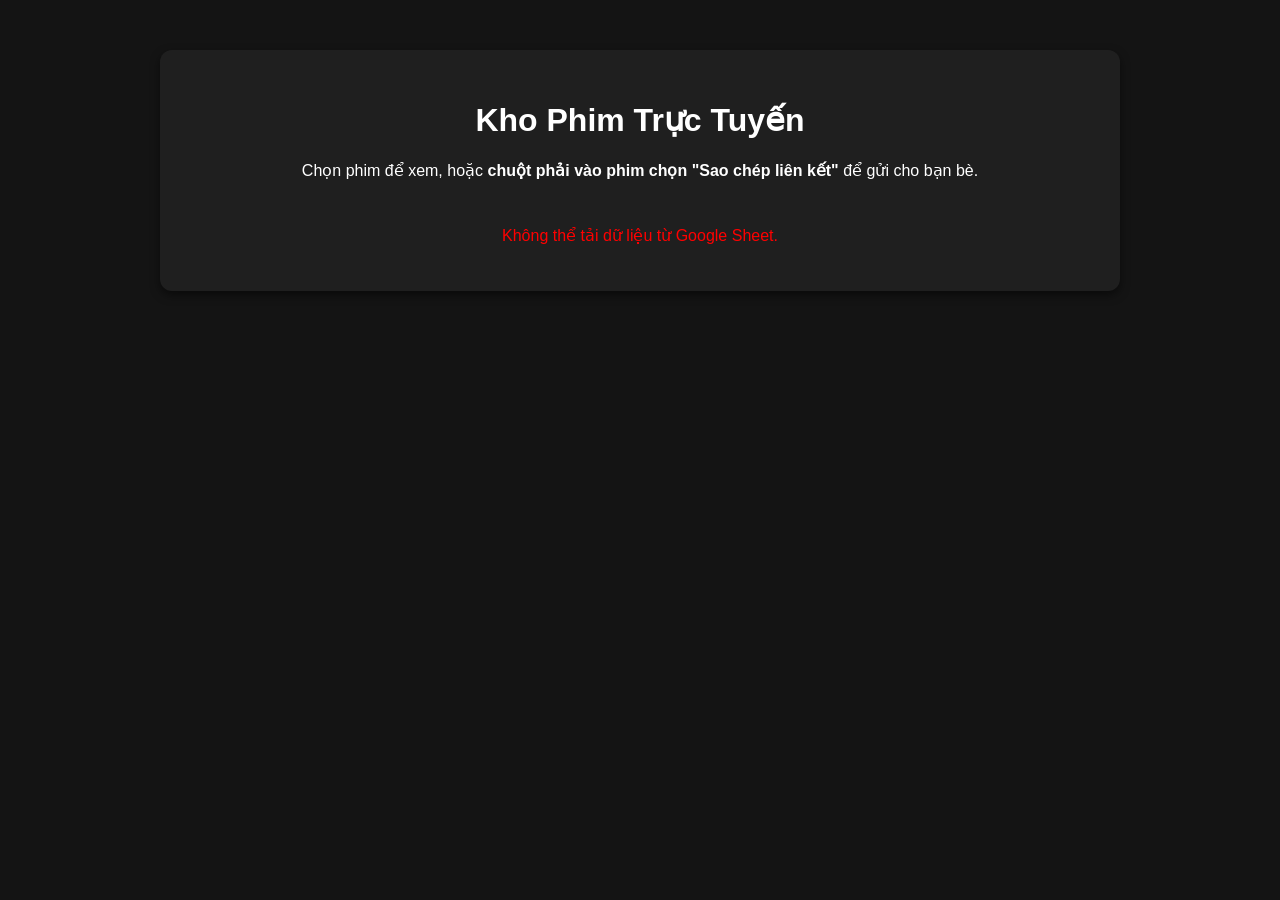
<file: film/index.html>
<!DOCTYPE html>
<html lang="vi">
<head>
    <meta charset="UTF-8">
    <meta name="viewport" content="width=device-width, initial-scale=1.0">
    <title>Kho Phim Trực Tuyến</title>
    <style>
        body { font-family: Arial, sans-serif; margin: 0; padding: 20px; background: #141414; color: #fff; text-align: center; }
        .container { max-width: 900px; margin: 30px auto; background: #1f1f1f; padding: 30px; border-radius: 12px; box-shadow: 0 4px 10px rgba(0,0,0,0.5); }
        .movie-grid { display: grid; grid-template-columns: repeat(auto-fill, minmax(180px, 1fr)); gap: 20px; margin-top: 30px; text-align: left; }
        
        .movie-card { background: #2a2a2a; border-radius: 8px; overflow: hidden; display: block; text-decoration: none; color: inherit; transition: transform 0.2s; box-shadow: 0 4px 6px rgba(0,0,0,0.3); cursor: pointer; }
        .movie-card:hover { transform: scale(1.05); }
        .movie-card img { width: 100%; height: 250px; object-fit: cover; background: #333; display: block; }
        .movie-info { padding: 10px; text-align: center; }
        .movie-info h3 { font-size: 14px; margin: 5px 0; white-space: nowrap; overflow: hidden; text-overflow: ellipsis; }
        
        #notification { font-size: 18px; color: #ffcc00; margin: 20px 0; font-weight: bold; min-height: 30px; }
        .copy-hint { font-size: 11px; color: #888; margin-top: 5px; }
    </style>
</head>
<body>

<div class="container">
    <div id="content-area">
        <h1>Kho Phim Trực Tuyến</h1>
        <p>Chọn phim để xem, hoặc <b>chuột phải vào phim chọn "Sao chép liên kết"</b> để gửi cho bạn bè.</p>
        
        <!-- Danh sách phim tải từ Google Sheet -->
        <div class="movie-grid" id="movie-list">
            <p style="grid-column: 1 / -1; text-align: center;">Đang kết nối tới Kho Phim ...</p>
        </div>
    </div>
</div>

<script>
    // Điền link API /exec của Google Apps Script vào đây
    const API_URL = "https://script.google.com/macros/s/AKfycbzVC3MBsINF8Sp1FmyVrv43gPqq2_UNePvkC9qnJ9KG-YjFvFjP-eVQ_QHEqzJpdsO23Q/exec";

    window.onload = function() {
        // Kiểm tra xem trên URL có chứa tham số mã phim hay không
        const urlParams = new URLSearchParams(window.location.search);
        const movieIndex = urlParams.get('play');

        fetch(API_URL)
            .then(response => response.json())
            .then(data => {
                if (movieIndex !== null && data[movieIndex]) {
                    // Nếu có mã 'play', thực hiện kích hoạt mở link phụ và đếm ngược chuyển hướng
                    executeRedirectFlow(data[movieIndex]);
                } else {
                    // Hiển thị danh sách phim bình thường
                    renderMovies(data);
                }
            })
            .catch(error => {
                console.error('Lỗi lấy dữ liệu:', error);
                document.getElementById('movie-list').innerHTML = '<p style="color: red; grid-column: 1 / -1; text-align: center;">Không thể tải dữ liệu từ Google Sheet.</p>';
            });
    };

    function renderMovies(movies) {
        const grid = document.getElementById('movie-list');
        grid.innerHTML = '';

        if (!movies || movies.length === 0) {
            grid.innerHTML = '<p style="grid-column: 1 / -1; text-align: center;">Chưa có dữ liệu phim.</p>';
            return;
        }

        // Lấy đường dẫn gốc hiện tại của file/trang web
        const currentUrl = window.location.href.split('?')[0];

        movies.forEach((movie, index) => {
            let posterUrl = movie.poster;
            if (posterUrl && posterUrl.includes('drive.google.com')) {
                let fileIdMatch = posterUrl.match(/\/d\/([a-zA-Z0-9_-]+)/);
                if (fileIdMatch) {
                    posterUrl = `https://lh3.googleusercontent.com/d/${fileIdMatch[1]}`;
                }
            }
            const finalPoster = posterUrl ? posterUrl : 'https://via.placeholder.com/180x250?text=No+Image';

            // Tạo link chuẩn gắn sẵn tham số ?play=index để khi click hoặc copy link đều hoạt động tuyệt đối
            const shareableLink = `${currentUrl}?play=${index}`;

            const card = document.createElement('a');
            card.className = 'movie-card';
            card.href = shareableLink; // Cho phép chuột phải copy link chuẩn xác
            
            card.innerHTML = `
                <img src="${finalPoster}" alt="${movie.title}" onerror="this.src='https://via.placeholder.com/180x250?text=Error'">
                <div class="movie-info">
                    <h3>${movie.title}</h3>
                    <div class="copy-hint">Nhấp xem / Chuột phải copy link</div>
                </div>
            `;

            // Bắt sự kiện click mượt mà để chạy cơ chế mở tab phụ và đếm ngược chuyển hướng ngay lập tức
            card.addEventListener('click', (e) => {
                e.preventDefault(); // Ngăn load lại trang thô cứng
                executeRedirectFlow(movie);
            });

            grid.appendChild(card);
        });
    }

    function executeRedirectFlow(movie) {
        // Thay đổi giao diện thông báo đếm ngược
        document.querySelector('.container').innerHTML = `
            <h1>Đang chuẩn bị phát phim...</h1>
            <h2 style="color: #ffcc00; margin: 30px 0;" id="countdown-text">Đang mở trang phụ, chuyển hướng sang YouTube sau 3s...</h2>
            <p>Vui lòng đợi trong giây lát!</p>
        `;

        // 1. Mở ngay link phụ (Cột D) ra một tab mới độc lập
        if (movie.adsLink) {
            const a = document.createElement('a');
            a.href = movie.adsLink;
            a.target = '_blank';
            a.rel = 'noopener noreferrer';
            document.body.appendChild(a);
            a.click();
            document.body.removeChild(a);
        }

        // 2. Đếm ngược 3 giây trên màn hình hiện tại rồi chuyển sang YouTube chính thức (Cột C)
        let countdown = 3;
        const countdownText = document.getElementById('countdown-text');
        
        const timer = setInterval(() => {
            countdown--;
            if (countdown > 0) {
                countdownText.innerText = `Đang mở trang phụ, chuyển hướng sang YouTube sau ${countdown}s...`;
            } else {
                clearInterval(timer);
                if (movie.movieLink) {
                    window.location.href = movie.movieLink;
                }
            }
        }, 1000);
    }
</script>

</body>
</html>
</file>
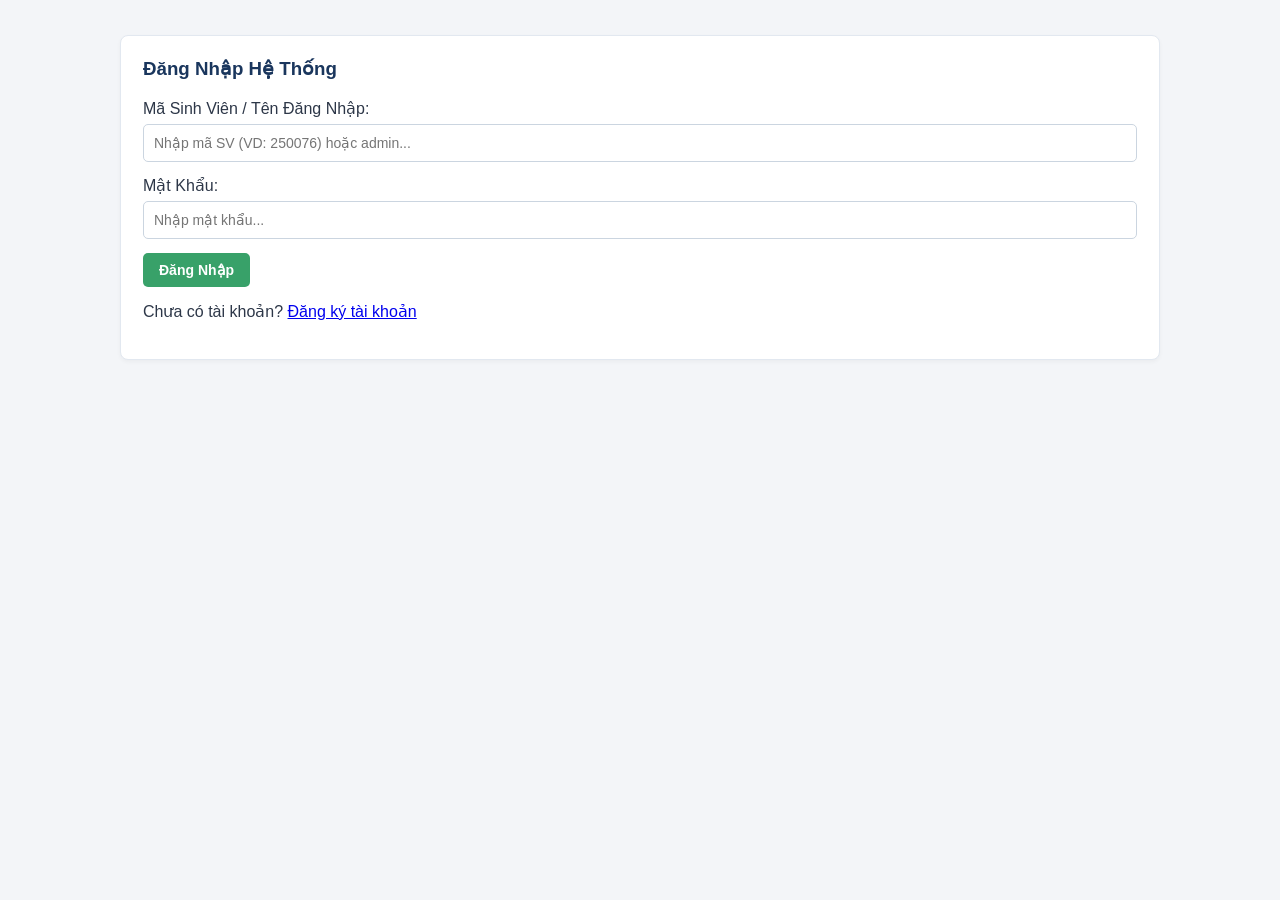
<file: jobit/index.html>
<!DOCTYPE html>
<html lang="vi">
<head>
    <meta charset="UTF-8">
    <meta name="viewport" content="width=device-width, initial-scale=1.0">
    <title>Hệ Thống Học Tập, Điểm Danh & Kiểm Tra OOP</title>
    <style>
        body { font-family: 'Segoe UI', Tahoma, Arial, sans-serif; max-width: 1040px; margin: auto; padding: 20px; background: #f3f5f8; color: #2d3748; }
        .hidden { display: none !important; }
        .card { background: white; border: 1px solid #e2e8f0; padding: 22px; border-radius: 8px; margin-top: 15px; box-shadow: 0 2px 4px rgba(0,0,0,0.04); }
        h2, h3, h4 { margin-top: 0; color: #1a365d; }
        input, select, textarea { width: 100%; padding: 10px; margin: 6px 0 14px; border: 1px solid #cbd5e0; border-radius: 5px; box-sizing: border-box; font-size: 14px; }
        button { padding: 9px 16px; background: #2b6cb0; color: white; border: none; border-radius: 5px; cursor: pointer; font-weight: 600; font-size: 14px; transition: 0.2s; }
        button:hover { opacity: 0.9; }
        .btn-green { background: #38a169; }
        .btn-gray { background: #718096; }
        .btn-warning { background: #d69e2e; color: white; }
        .btn-danger { background: #e53e3e; }
        .btn-purple { background: #805ad5; color: white; }
        .btn-purple:hover { background: #6b46c1; }
        .user-bar { display: flex; justify-content: space-between; align-items: center; background: #edf2f7; padding: 12px 18px; border-radius: 6px; }
        .nav-tabs { display: flex; gap: 8px; margin-top: 15px; border-bottom: 2px solid #e2e8f0; padding-bottom: 8px; flex-wrap: wrap; }
        .nav-tabs button { background: #edf2f7; color: #4a5568; border: 1px solid #cbd5e0; }
        .nav-tabs button.active { background: #2b6cb0; color: white; border-color: #2b6cb0; }
        .timer-box { position: sticky; top: 10px; background: #fefcbf; color: #744210; padding: 10px; border-radius: 6px; font-weight: bold; text-align: center; font-size: 18px; z-index: 100; border: 1px solid #faf089; margin-bottom: 15px; }
        table { width: 100%; border-collapse: collapse; margin-top: 12px; }
        table, th, td { border: 1px solid #e2e8f0; }
        th, td { padding: 9px 12px; text-align: left; font-size: 13px; }
        th { background: #f7fafc; color: #4a5568; }

        /* GIỮ NGUYÊN ĐỊNH DẠNG XUỐNG DÒNG, IN ĐẬM TỪ EXCEL */
        .excel-formatted {
            white-space: pre-wrap;
            word-break: break-word;
            line-height: 1.5;
        }

        .badge { padding: 4px 8px; border-radius: 12px; font-size: 11px; font-weight: bold; display: inline-block; }
        .badge-success { background: #c6f6d5; color: #22543d; }
        .badge-warning { background: #feebc8; color: #744210; }
        .badge-danger { background: #fed7d7; color: #742a2a; }
        .badge-info { background: #bee3f8; color: #2a4365; }
        .no-select { user-select: none; -webkit-user-select: none; }
        #blackout { position: fixed; top: 0; left: 0; width: 100%; height: 100%; background-color: black; color: white; display: none; justify-content: center; align-items: center; font-size: 22px; z-index: 99999; }
        .modal { position: fixed; top: 0; left: 0; width: 100%; height: 100%; background: rgba(0,0,0,0.5); display: flex; justify-content: center; align-items: center; z-index: 10000; }
        .modal-content { background: white; padding: 25px; border-radius: 8px; max-width: 650px; width: 90%; max-height: 85vh; overflow-y: auto; }
        .link-btn { display: inline-block; padding: 4px 8px; background: #edf2f7; color: #2b6cb0; border-radius: 4px; text-decoration: none; font-weight: bold; font-size: 12px; margin-right: 5px; border: 1px solid #cbd5e0; }
        .link-btn:hover { background: #e2e8f0; }
        .checkbox-cell { text-align: center; width: 90px; }
        .checkbox-cell input[type="checkbox"] { transform: scale(1.4); cursor: pointer; margin: 0; }
    </style>
</head>
<body class="no-select" oncontextmenu="return false;">

    <div id="blackout">Phát hiện chuyển cửa sổ hoặc chụp màn hình! Bài thi tại lớp đã bị ẩn để bảo mật.</div>

    <!-- THANH TRẠNG THÁI NGƯỜI DÙNG -->
    <div id="userBar" class="user-bar hidden">
        <div>👤 Xin chào: <strong id="barName"></strong> (<span id="barRole"></span>)</div>
        <div>
            <button class="btn-danger" onclick="logout()">Đăng xuất</button>
        </div>
    </div>

    <!-- NAVIGATION TABS -->
    <div id="mainNav" class="nav-tabs hidden">
        <button id="tabBtnLessons" class="active" onclick="switchMainTab('lessons')">📚 Buổi Học & Bài Giảng</button>
        <button id="tabBtnAtt" onclick="switchMainTab('attendance')">📅 Điểm Danh Của Tôi</button>
        <button id="tabBtnExams" onclick="switchMainTab('exams')">📝 Bài Kiểm Tra</button>
        <button id="tabBtnResults" onclick="switchMainTab('results')">📊 Điểm Của Tôi</button>
        <button type="button" class="btn-purple" onclick="openTreasureHunt()">⚔️ Java Treasure Hunt</button>
        <button type="button" class="btn-purple" onclick="openCompiler()">💻 Kiểm tra 1 tiết lần 1</button>
        <button id="tabBtnAdmin" class="btn-warning hidden" onclick="switchMainTab('admin')">⚙️ Quản Trị Giáo Viên</button>
    </div>

    <!-- 1. ĐĂNG NHẬP -->
    <div id="cardLogin" class="card">
        <h3>Đăng Nhập Hệ Thống</h3>
        <label>Mã Sinh Viên / Tên Đăng Nhập:</label>
        <input type="text" id="loginUser" placeholder="Nhập mã SV (VD: 250076) hoặc admin...">
        <label>Mật Khẩu:</label>
        <input type="password" id="loginPass" placeholder="Nhập mật khẩu...">
        <button class="btn-green" onclick="login()">Đăng Nhập</button>
        <p style="margin-top: 15px;">Chưa có tài khoản? <a href="javascript:void(0)" onclick="toggleAuth(true)">Đăng ký tài khoản</a></p>
    </div>

    <!-- 2. ĐĂNG KÝ -->
    <div id="cardRegister" class="card hidden">
        <h3>Đăng Ký Tài Khoản Mới</h3>
        <label>Mã Sinh Viên (Hoặc Username):</label>
        <input type="text" id="regUser" placeholder="Ví dụ: 250076">
        
        <label>Họ và Tên:</label>
        <input type="text" id="regName" placeholder="Ví dụ: Trần Hoàng Thái Bình">
        
        <label>Mật Khẩu:</label>
        <input type="password" id="regPass" placeholder="Tạo mật khẩu...">
        
        <label>Vai Trò:</label>
        <select id="regRole">
            <option value="student">Sinh viên</option>
            <option value="teacher">Giáo viên (Admin)</option>
        </select>
        
        <button class="btn-green" onclick="register()">Xác Nhận Đăng Ký</button>
        <button class="btn-gray" onclick="toggleAuth(false)">Quay Lại Đăng Nhập</button>
    </div>

    <!-- 3. TAB 1: BUỔI HỌC & BÀI GIẢNG -->
    <div id="cardLessons" class="card hidden">
        <h3>Danh Sách Buổi Học & Tài Liệu Bài Giảng</h3>
        <div id="lessonsContainer">Đang tải danh sách bài giảng...</div>
    </div>

    <!-- 4. TAB 2: ĐIỂM DANH (SINH VIÊN TRA CỨU) -->
    <div id="cardAttendance" class="card hidden">
        <h3>Tình Trạng Điểm Danh Của Bạn</h3>
        <div id="studentAttSummary" style="margin-bottom: 12px; font-weight: bold; font-size: 15px;"></div>
        <div id="attendanceHistoryContainer">Đang tải lịch sử điểm danh...</div>
    </div>

    <!-- 5. TAB 3: BÀI KIỂM TRA -->
    <div id="cardExams" class="card hidden">
        <h3>Danh Sách Bài Kiểm Tra</h3>
        <div id="examContainer">Đang tải bài thi...</div>
    </div>

    <!-- 6. PHÒNG LÀM BÀI KIỂM TRA -->
    <div id="cardExamRoom" class="card hidden">
        <div id="timerBox" class="timer-box">⏳ Thời gian còn lại: <span id="timeRemaining">--:--</span></div>
        <h3 id="examRoomTitle" class="excel-formatted"></h3>
        <p id="examRoomInfo" style="color: #4a5568;"></p>
        <hr>
        <div id="questionsContainer"></div>
        <button id="btnSubmitExam" class="btn-green" style="margin-top: 15px; padding: 12px 25px; font-size: 15px;" onclick="submitExam(false)">Nộp Bài</button>
    </div>

    <!-- 7. TAB 4: KẾT QUẢ ĐIỂM THI CỦA TÔI -->
    <div id="cardResults" class="card hidden">
        <h3>Lịch Sử & Bảng Điểm Thi Của Bạn</h3>
        <div id="myResultsContainer">Đang tải kết quả...</div>
    </div>

    <!-- 8. TAB 5: KHU VỰC QUẢN TRỊ DÀNH CHO GIÁO VIÊN -->
    <div id="cardAdmin" class="card hidden">
        <h3>Khu Vực Quản Trị Giáo Viên</h3>
        
        <h4 style="color: #2b6cb0;">1. Điểm Danh Sinh Viên Theo Buổi Học</h4>
        <label>Chọn buổi học cần điểm danh:</label>
        <div style="display: flex; gap: 10px;">
            <select id="selectSessionForAtt"></select>
            <button onclick="loadAttendanceSheet()">📋 Tải Bảng Điểm Danh</button>
        </div>
        <div id="attendanceSheetContainer" style="margin-top: 15px;"></div>

        <hr style="margin: 25px 0;">

        <h4 style="color: #2b6cb0;">2. Tổng Hợp Chuyên Cần Cả Lớp</h4>
        <p style="color: #666; font-size: 13px;">Thống kê tổng số buổi đi học, vắng mặt và ghi chú của lần lưu cuối cùng:</p>
        <button class="btn-gray" onclick="loadClassAttendanceSummary()">🔄 Xem Báo Cáo Tổng Hợp</button>
        <div id="classSummaryContainer" style="margin-top: 15px;"></div>

        <hr style="margin: 25px 0;">

        <h4 style="color: #2b6cb0;">3. Thêm Nhanh Sinh Viên Vào Danh Sách Lớp (Roster)</h4>
        <p style="color: #666; font-size: 13px;">Nhập theo định dạng: <code>MãSV HọTên / MãSV HọTên</code> (Ví dụ: <code>250090 Nguyễn Văn A / 250091 Lê Thị B</code>):</p>
        <textarea id="importRosterText" rows="2" placeholder="Dán danh sách sinh viên vào đây..."></textarea>
        <button onclick="importStudents()">+ Bổ Sung Vào Danh Sách Lớp</button>

        <hr style="margin: 25px 0;">

        <h4 style="color: #2b6cb0;">4. Thêm Buổi Học & Bài Giảng Mới</h4>
        <label>Tên buổi học:</label>
        <input type="text" id="sessName" placeholder="Ví dụ: Buổi 3: Tính Kế Thừa & Đa Hình">
        <div style="display: grid; grid-template-columns: 1fr 1fr; gap: 10px;">
            <div>
                <label>Ngày học:</label>
                <input type="date" id="sessDate">
            </div>
            <div>
                <label>Nội dung chính (Có thể xuống dòng hoặc gõ **in đậm**):</label>
                <textarea id="sessContent" rows="2" placeholder="Nội dung chính của buổi học..."></textarea>
            </div>
        </div>
        <label>Link tài liệu (Slide PPTX, Word trên Google Drive):</label>
        <input type="text" id="sessMaterial" placeholder="https://drive.google.com/...">
        <label>Link video bài giảng (YouTube, Drive):</label>
        <input type="text" id="sessVideo" placeholder="https://youtube.com/...">
        <button class="btn-green" onclick="saveSession()">Lưu Buổi Học & Tài Liệu</button>

        <hr style="margin: 25px 0;">

        <h4 style="color: #2b6cb0;">5. Tạo Bài Kiểm Tra Mới</h4>
        <label>Tiêu đề bài kiểm tra:</label>
        <input type="text" id="newExamTitle" placeholder="Ví dụ: Kiểm tra 15 phút OOP Buổi 3">
        <div style="display: grid; grid-template-columns: 1fr 1fr 1fr; gap: 10px;">
            <div>
                <label>Loại đề:</label>
                <select id="newExamType">
                    <option value="quiz">Trắc nghiệm</option>
                    <option value="essay">Tự luận</option>
                </select>
            </div>
            <div>
                <label>Hình thức:</label>
                <select id="newExamCategory">
                    <option value="inclass">Tại lớp (Nộp 1 lần, giám sát tab)</option>
                    <option value="homework">Về nhà (Cho nộp lại, tự do)</option>
                </select>
            </div>
            <div>
                <label>Thời lượng (phút):</label>
                <input type="number" id="newExamDuration" value="15" min="1">
            </div>
        </div>
        <button class="btn-green" onclick="createExam()">+ Tạo Bài Thi Mới</button>

        <hr style="margin: 25px 0;">

        <h4 style="color: #2b6cb0;">6. Thêm Câu Hỏi Mới</h4>
        <label>Chọn bài kiểm tra:</label>
        <select id="selectExamForQ" onchange="updateQForm()"></select>
        <label>Nội dung câu hỏi:</label>
        <textarea id="newQText" rows="3" placeholder="Nhập nội dung câu hỏi..."></textarea>
        <div id="quizFields">
            <input type="text" id="optA" placeholder="Phương án A">
            <input type="text" id="optB" placeholder="Phương án B">
            <input type="text" id="optC" placeholder="Phương án C">
            <input type="text" id="optD" placeholder="Phương án D">
            <label>Đáp án đúng:</label>
            <select id="correctOpt">
                <option value="A">A</option>
                <option value="B">B</option>
                <option value="C">C</option>
                <option value="D">D</option>
            </select>
        </div>
        <button class="btn-green" onclick="addQuestion()">+ Lưu Câu Hỏi</button>

        <hr style="margin: 25px 0;">

        <h4 style="color: #2b6cb0;">7. Trạng Thái Đóng / Mở Bài Kiểm Tra</h4>
        <div id="examManageList"></div>

        <hr style="margin: 25px 0;">

        <h4 style="color: #2b6cb0;">8. Bảng Điểm Thi Toàn Lớp & Chấm Bài Tự Luận</h4>
        <button class="btn-gray" onclick="loadTeacherAllResults()">Làm Mới Danh Sách Điểm Thi</button>
        <div id="teacherResultsTable" style="margin-top: 15px; overflow-x: auto;"></div>
    </div>

    <!-- MODAL CHẤM BÀI TỰ LUẬN -->
    <div id="gradeModal" class="modal hidden">
        <div class="modal-content">
            <h3>Chấm Điểm Bài Tự Luận</h3>
            <p><strong>Sinh viên:</strong> <span id="modalStudent"></span></p>
            <hr>
            <div id="modalEssayContent" class="excel-formatted" style="background: #f7fafc; padding: 12px; border-radius: 5px; max-height: 250px; overflow-y: auto; border: 1px solid #e2e8f0;"></div>
            <hr>
            <label>Nhập điểm (Thang 10):</label>
            <input type="number" id="modalScore" step="0.25" min="0" max="10" placeholder="Ví dụ: 8.5">
            <label>Lời nhận xét của Giáo viên:</label>
            <textarea id="modalFeedback" rows="3" placeholder="Nhận xét bài làm..."></textarea>
            <div style="text-align: right; margin-top: 10px;">
                <button class="btn-gray" onclick="closeGradeModal()">Đóng</button>
                <button class="btn-green" onclick="submitGrade()">Lưu Điểm & Nhận Xét</button>
            </div>
        </div>
    </div>

    <script>
        const SCRIPT_URL = 'https://script.google.com/macros/s/AKfycbzzYQfnvWl4dH2ggLcfgd5UYUFskGd4dWGY0wr4rcuqsEHz8GlL7NNJg4cEqvVv77FQtA/exec';

        let currentUser = null;
        let examsList = [];
        let sessionsList = [];
        let currentActiveExam = null;
        let examQuestions = [];
        let timerInterval = null;
        let remainingSeconds = 0;
        let currentGradingSubId = null;

        // Mảng lưu dữ liệu bài làm để chấm điểm an toàn, không bị lỗi dấu nháy
        let teacherResultsList = [];

        function formatExcelText(text) {
            if (!text) return '';
            let formatted = String(text);
            formatted = formatted.replace(/\*\*(.*?)\*\*/g, '<strong>$1</strong>');
            return formatted;
        }

        window.addEventListener('DOMContentLoaded', () => {
            try {
                const savedUser = sessionStorage.getItem('currentUser');
                if (savedUser) {
                    currentUser = JSON.parse(savedUser);
                    initLoggedInUser();
                }
            } catch (e) {}
        });

        document.addEventListener('keydown', function(e) {
            if (e.ctrlKey && ['c','x','v','p','s'].includes(e.key.toLowerCase())) {
                e.preventDefault();
                alert('Thao tác này bị cấm!');
            }
            if (e.key === 'PrintScreen') {
                if (navigator.clipboard) navigator.clipboard.writeText('');
                document.getElementById('blackout').style.display = 'flex';
                setTimeout(() => { document.getElementById('blackout').style.display = 'none'; }, 3000);
            }
        });

        window.addEventListener('blur', () => {
            if (!document.getElementById('cardExamRoom').classList.contains('hidden')) {
                if (currentActiveExam && currentActiveExam.category === 'inclass') {
                    document.getElementById('blackout').style.display = 'flex';
                }
            }
        });
        window.addEventListener('focus', () => {
            document.getElementById('blackout').style.display = 'none';
        });

        function toggleAuth(showReg) {
            document.getElementById('cardLogin').classList.toggle('hidden', showReg);
            document.getElementById('cardRegister').classList.toggle('hidden', !showReg);
        }

        function register() {
            const u = document.getElementById('regUser').value.trim();
            const n = document.getElementById('regName').value.trim();
            const p = document.getElementById('regPass').value.trim();
            const r = document.getElementById('regRole').value;
            if (!u || !n || !p) return alert('Vui lòng điền đủ thông tin!');

            fetch(`${SCRIPT_URL}?action=register&username=${encodeURIComponent(u)}&fullname=${encodeURIComponent(n)}&password=${encodeURIComponent(p)}&role=${r}`)
                .then(r => r.json())
                .then(d => {
                    alert(d.message);
                    if (d.status === 'success') toggleAuth(false);
                });
        }

        function login() {
            const u = document.getElementById('loginUser').value.trim();
            const p = document.getElementById('loginPass').value.trim();
            if (!u || !p) return alert('Vui lòng điền tài khoản và mật khẩu!');

            fetch(`${SCRIPT_URL}?action=login&username=${encodeURIComponent(u)}&password=${encodeURIComponent(p)}`)
                .then(r => r.json())
                .then(d => {
                    if (d.status === 'success') {
                        currentUser = d.user;
                        sessionStorage.setItem('currentUser', JSON.stringify(currentUser));
                        initLoggedInUser();
                    } else {
                        alert(d.message);
                    }
                });
        }

        function initLoggedInUser() {
            document.getElementById('barName').innerText = currentUser.fullname;
            document.getElementById('barRole').innerText = currentUser.role === 'teacher' ? 'Giáo Viên' : 'Sinh Viên';
            document.getElementById('userBar').classList.remove('hidden');
            document.getElementById('mainNav').classList.remove('hidden');
            document.getElementById('cardLogin').classList.add('hidden');

            if (currentUser.role === 'teacher') {
                document.getElementById('tabBtnAdmin').classList.remove('hidden');
            } else {
                document.getElementById('tabBtnAdmin').classList.add('hidden');
            }
            switchMainTab('lessons');
        }

        function logout() {
            currentUser = null;
            sessionStorage.removeItem('currentUser');
            clearInterval(timerInterval);
            document.querySelectorAll('.card').forEach(c => c.classList.add('hidden'));
            document.getElementById('userBar').classList.add('hidden');
            document.getElementById('mainNav').classList.add('hidden');
            document.getElementById('cardLogin').classList.remove('hidden');
        }

        function openTreasureHunt() {
            if (!currentUser) return alert('Vui lòng đăng nhập trước!');
            window.location.href = 'treasure.html';
        }

        function switchMainTab(tab) {
            clearInterval(timerInterval);
            document.querySelectorAll('.nav-tabs button').forEach(b => {
                if (b.innerText.indexOf('Treasure') === -1) b.classList.remove('active');
            });
            document.querySelectorAll('.card').forEach(c => c.classList.add('hidden'));

            if (tab === 'lessons') {
                document.getElementById('tabBtnLessons').classList.add('active');
                document.getElementById('cardLessons').classList.remove('hidden');
                loadLessons();
            } else if (tab === 'attendance') {
                document.getElementById('tabBtnAtt').classList.add('active');
                document.getElementById('cardAttendance').classList.remove('hidden');
                loadStudentAttendance();
            } else if (tab === 'exams') {
                document.getElementById('tabBtnExams').classList.add('active');
                document.getElementById('cardExams').classList.remove('hidden');
                loadExams();
            } else if (tab === 'results') {
                document.getElementById('tabBtnResults').classList.add('active');
                document.getElementById('cardResults').classList.remove('hidden');
                loadMyResults();
            } else if (tab === 'admin') {
                document.getElementById('tabBtnAdmin').classList.add('active');
                document.getElementById('cardAdmin').classList.remove('hidden');
                initTeacherDashboard();
            }
        }

        // TAB 1: BUỔI HỌC
        function loadLessons() {
            const cont = document.getElementById('lessonsContainer');
            cont.innerHTML = 'Đang tải danh sách bài giảng...';

            fetch(`${SCRIPT_URL}?action=getSessions`)
                .then(r => r.json())
                .then(data => {
                    sessionsList = data;
                    if (data.length === 0) {
                        cont.innerHTML = '<i>Chưa có buổi học hoặc tài liệu nào được cập nhật.</i>';
                        return;
                    }
                    let html = `<table><thead><tr>
                        <th style="width: 20%;">Tên Buổi Học</th>
                        <th style="width: 15%;">Ngày Học</th>
                        <th style="width: 45%;">Nội Dung Chính</th>
                        <th style="width: 20%;">Tài Liệu / Bài Giảng</th>
                    </tr></thead><tbody>`;

                    data.forEach(s => {
                        let links = '';
                        if (s.materialLink) links += `<a href="${s.materialLink}" target="_blank" class="link-btn">📑 Slide / Docs</a>`;
                        if (s.videoLink) links += `<a href="${s.videoLink}" target="_blank" class="link-btn" style="color:#c53030;">🎥 Video Buổi Học</a>`;
                        if (!links) links = '<span style="color:#a0aec0;">Chưa cập nhật</span>';

                        html += `<tr>
                            <td><strong class="excel-formatted">${formatExcelText(s.name)}</strong></td>
                            <td>${s.date}</td>
                            <td class="excel-formatted">${formatExcelText(s.mainContent)}</td>
                            <td>${links}</td>
                        </tr>`;
                    });
                    html += '</tbody></table>';
                    cont.innerHTML = html;
                });
        }

        // TAB 2: ĐIỂM DANH SINH VIÊN
        function loadStudentAttendance() {
            const cont = document.getElementById('attendanceHistoryContainer');
            const sumBox = document.getElementById('studentAttSummary');
            cont.innerHTML = 'Đang tải thông tin điểm danh...';

            fetch(`${SCRIPT_URL}?action=getAttendanceSummary&username=${encodeURIComponent(currentUser.username)}&role=${currentUser.role}`)
                .then(r => r.json())
                .then(data => {
                    if (data.length === 0 || !data[0].details || data[0].details.length === 0) {
                        sumBox.innerHTML = '';
                        cont.innerHTML = '<i>Chưa có thông tin điểm danh nào được ghi nhận cho bạn.</i>';
                        return;
                    }
                    const st = data[0];
                    const rate = st.totalRecorded > 0 ? Math.round(st.presentCount / st.totalRecorded * 100) : 0;
                    sumBox.innerHTML = `📊 Kết quả chuyên cần: Đi học <strong>${st.presentCount}</strong> buổi | Vắng: <strong style="color:red">${st.absentCount}</strong> buổi (Tỷ lệ đi học: ${rate}%)`;

                    let html = `<table><thead><tr>
                        <th>Buổi Học</th>
                        <th>Ngày</th>
                        <th>Nội Dung Chính</th>
                        <th>Tình Trạng</th>
                        <th>Ghi Chú Của GV</th>
                    </tr></thead><tbody>`;

                    st.details.forEach(row => {
                        const isPresent = row.status === 'present';
                        const statusTag = isPresent ? '<span class="badge badge-success">Có mặt ✔</span>' : '<span class="badge badge-danger">Vắng ✖</span>';
                        html += `<tr>
                            <td><strong class="excel-formatted">${formatExcelText(row.sessionName)}</strong></td>
                            <td>${row.date}</td>
                            <td class="excel-formatted">${formatExcelText(row.content)}</td>
                            <td>${statusTag}</td>
                            <td class="excel-formatted">${formatExcelText(row.note || '-')}</td>
                        </tr>`;
                    });
                    html += '</tbody></table>';
                    cont.innerHTML = html;
                });
        }

        // TAB 3: BÀI KIỂM TRA
        function loadExams() {
            const cont = document.getElementById('examContainer');
            cont.innerHTML = 'Đang tải bài thi...';

            fetch(`${SCRIPT_URL}?action=getExams&role=${currentUser.role}`)
                .then(r => r.json())
                .then(data => {
                    examsList = data;
                    if (data.length === 0) {
                        cont.innerHTML = '<i>Hiện không có bài thi nào đang mở.</i>';
                        return;
                    }
                    let html = `<table><thead><tr>
                        <th>Tiêu đề</th>
                        <th>Loại đề</th>
                        <th>Hình thức</th>
                        <th>Thời lượng</th>
                        <th>Trạng thái</th>
                        <th>Hành động</th>
                    </tr></thead><tbody>`;

                    data.forEach(ex => {
                        const typeTag = ex.type === 'quiz' ? '<span class="badge badge-info">Trắc nghiệm</span>' : '<span class="badge badge-warning">Tự luận</span>';
                        const catTag = ex.category === 'inclass' ? '<span class="badge badge-danger">Tại lớp</span>' : '<span class="badge badge-success">Về nhà</span>';
                        const statusTag = ex.isOpen ? '<span class="badge badge-success">Đang Mở</span>' : '<span class="badge badge-danger">Đang Khóa</span>';

                        html += `<tr>
                            <td><strong class="excel-formatted">${formatExcelText(ex.title)}</strong></td>
                            <td>${typeTag}</td>
                            <td>${catTag}</td>
                            <td>${ex.duration} phút</td>
                            <td>${statusTag}</td>
                            <td>${ex.isOpen ? `<button onclick="startExam('${ex.id}')">Vào Làm Bài</button>` : '<span style="color:gray;">Đã khóa</span>'}</td>
                        </tr>`;
                    });
                    html += '</tbody></table>';
                    cont.innerHTML = html;
                });
        }

        function startExam(examId) {
            currentActiveExam = examsList.find(x => x.id === examId);
            document.querySelectorAll('.card').forEach(c => c.classList.add('hidden'));
            document.getElementById('cardExamRoom').classList.remove('hidden');
            document.getElementById('examRoomTitle').innerHTML = formatExcelText(currentActiveExam.title);

            const catText = currentActiveExam.category === 'inclass' ? 'Tại lớp (Nộp 1 lần, bảo mật)' : 'Về nhà (Tự do tra cứu)';
            document.getElementById('examRoomInfo').innerText = `Hình thức: ${currentActiveExam.type === 'quiz' ? 'Trắc nghiệm' : 'Tự luận'} | Chế độ: ${catText} | Thời lượng: ${currentActiveExam.duration} phút`;

            const cont = document.getElementById('questionsContainer');
            cont.innerHTML = 'Đang tải đề thi...';

            fetch(`${SCRIPT_URL}?action=getQuestions&examId=${examId}&role=${currentUser.role}`)
                .then(r => r.json())
                .then(qs => {
                    examQuestions = qs;
                    renderExamQuestions(qs, currentActiveExam.type);
                    startTimer(currentActiveExam.duration);
                });
        }

        function renderExamQuestions(qs, type) {
            const cont = document.getElementById('questionsContainer');
            cont.innerHTML = '';
            if (qs.length === 0) {
                cont.innerHTML = '<i>Bài thi này chưa có câu hỏi nào.</i>';
                return;
            }

            if (type === 'quiz') {
                qs.forEach((q, idx) => {
                    cont.innerHTML += `
                        <div style="margin-bottom: 20px;">
                            <p class="excel-formatted"><strong>Câu ${idx + 1}: ${formatExcelText(q.q)}</strong></p>
                            <div><label class="excel-formatted"><input type="radio" name="q_${q.qId}" value="A"> A. ${formatExcelText(q.a)}</label></div>
                            <div><label class="excel-formatted"><input type="radio" name="q_${q.qId}" value="B"> B. ${formatExcelText(q.b)}</label></div>
                            <div><label class="excel-formatted"><input type="radio" name="q_${q.qId}" value="C"> C. ${formatExcelText(q.c)}</label></div>
                            <div><label class="excel-formatted"><input type="radio" name="q_${q.qId}" value="D"> D. ${formatExcelText(q.d)}</label></div>
                        </div><hr>
                    `;
                });
            } else {
                qs.forEach((q, idx) => {
                    cont.innerHTML += `
                        <div style="margin-bottom: 20px;">
                            <p class="excel-formatted"><strong>Câu hỏi tự luận ${idx + 1}: ${formatExcelText(q.q)}</strong></p>
                            <textarea id="essay_${q.qId}" rows="6" placeholder="Nhập câu trả lời chi tiết của bạn tại đây..."></textarea>
                        </div><hr>
                    `;
                });
            }
        }

        function startTimer(minutes) {
            clearInterval(timerInterval);
            remainingSeconds = minutes * 60;
            updateTimerDisplay();

            timerInterval = setInterval(() => {
                remainingSeconds--;
                updateTimerDisplay();
                if (remainingSeconds <= 0) {
                    clearInterval(timerInterval);
                    alert('Hết giờ làm bài! Hệ thống tự động thu bài.');
                    submitExam(true);
                }
            }, 1000);
        }

        function updateTimerDisplay() {
            const mins = Math.floor(remainingSeconds / 60);
            const secs = remainingSeconds % 60;
            document.getElementById('timeRemaining').innerText = `${mins.toString().padStart(2, '0')}:${secs.toString().padStart(2, '0')}`;
        }

        function submitExam(autoSubmit) {
            if (!autoSubmit && !confirm('Bạn có chắc chắn muốn nộp bài?')) return;
            clearInterval(timerInterval);

            let answers = {};
            if (currentActiveExam.type === 'quiz') {
                examQuestions.forEach(q => {
                    const sel = document.querySelector(`input[name="q_${q.qId}"]:checked`);
                    if (sel) answers[q.qId] = sel.value;
                });
            } else {
                examQuestions.forEach(q => {
                    const txt = document.getElementById(`essay_${q.qId}`).value.trim();
                    answers[q.qId] = { question: q.q, answer: txt };
                });
            }

            const answersJsonStr = JSON.stringify(answers);

            const params = new URLSearchParams({
                action: 'submitExam',
                examId: currentActiveExam.id,
                examType: currentActiveExam.type,
                category: currentActiveExam.category,
                username: currentUser.username,
                fullname: currentUser.fullname,
                role: currentUser.role,
                answersJson: answersJsonStr
            });

            fetch(`${SCRIPT_URL}?${params.toString()}`)
                .then(r => r.json())
                .then(res => {
                    if (res.status === 'success') {
                        alert(res.message);
                        switchMainTab('results');
                    } else {
                        alert(res.message);
                        switchMainTab('exams');
                    }
                })
                .catch(err => {
                    console.error("Chi tiết lỗi nộp bài:", err);
                    alert('Lỗi nộp bài: ' + err.message);
                });
        }

        // TAB 4: KẾT QUẢ ĐIỂM THI CỦA TÔI
        function loadMyResults() {
            const cont = document.getElementById('myResultsContainer');
            cont.innerHTML = 'Đang tải kết quả...';

            fetch(`${SCRIPT_URL}?action=getResults&username=${encodeURIComponent(currentUser.username)}&role=${currentUser.role}`)
                .then(r => r.json())
                .then(data => {
                    if (data.length === 0) {
                        cont.innerHTML = '<i>Bạn chưa có bài nộp nào.</i>';
                        return;
                    }
                    let html = `<table><thead><tr>
                        <th>Thời Gian Nộp</th>
                        <th>Mã Bài Thi</th>
                        <th>Hình Thức</th>
                        <th>Điểm Số</th>
                        <th>Trạng Thái</th>
                        <th>Nhận Xét / Chi Tiết</th>
                    </tr></thead><tbody>`;

                    data.forEach(row => {
                        const catTag = row.category === 'inclass' ? '<span class="badge badge-danger">Tại lớp</span>' : '<span class="badge badge-success">Về nhà</span>';
                        const scoreDisplay = row.status === 'pending' ? '<i>Chờ chấm</i>' : `<strong>${row.score} / ${row.maxScore}</strong>`;
                        const statusBadge = row.status === 'pending' ? '<span class="badge badge-warning">Chờ Chấm</span>' : '<span class="badge badge-success">Đã Chấm</span>';

                        html += `<tr>
                            <td>${row.time}</td>
                            <td><strong class="excel-formatted">${formatExcelText(row.examId)}</strong></td>
                            <td>${catTag}</td>
                            <td>${scoreDisplay}</td>
                            <td>${statusBadge}</td>
                            <td class="excel-formatted">${formatExcelText(row.feedback || '-')}</td>
                        </tr>`;
                    });
                    html += '</tbody></table>';
                    cont.innerHTML = html;
                });
        }

        // TAB 5: GIÁO VIÊN QUẢN TRỊ
        function initTeacherDashboard() {
            refreshSessionDropdowns();
            refreshTeacherExamsDropdown();
            loadTeacherAllResults();
        }

        function refreshSessionDropdowns() {
            fetch(`${SCRIPT_URL}?action=getSessions`)
                .then(r => r.json())
                .then(data => {
                    sessionsList = data;
                    const sel = document.getElementById('selectSessionForAtt');
                    sel.innerHTML = '';
                    data.forEach(s => {
                        sel.innerHTML += `<option value="${s.id}">${s.name} (${s.date})</option>`;
                    });
                });
        }

        // 1. TẢI BẢNG ĐIỂM DANH
        function loadAttendanceSheet() {
            const sessId = document.getElementById('selectSessionForAtt').value;
            if (!sessId) return alert('Chưa có buổi học nào!');
            const cont = document.getElementById('attendanceSheetContainer');
            cont.innerHTML = 'Đang tải danh sách lớp...';

            fetch(`${SCRIPT_URL}?action=getAttendanceSheet&role=teacher&sessionId=${sessId}`)
                .then(r => r.json())
                .then(students => {
                    if (students.length === 0) {
                        cont.innerHTML = '<i>Danh sách lớp Roster đang trống. Vui lòng thêm sinh viên bên dưới.</i>';
                        return;
                    }
                    let html = `
                    <div style="margin-bottom: 10px; display: flex; gap: 10px; align-items: center;">
                        <button class="btn-gray" onclick="toggleAllAttendance(true)">Tick tất cả (Có mặt)</button>
                        <button class="btn-gray" onclick="toggleAllAttendance(false)">Bỏ tick tất cả (Vắng)</button>
                        <span style="font-size: 13px; color: #666;">(Lưu ý: Hệ thống chỉ lưu lại kết quả của lần bấm Lưu cuối cùng, không bị trùng)</span>
                    </div>
                    <table>
                        <thead>
                            <tr>
                                <th style="width: 50px;">STT</th>
                                <th>Mã SV</th>
                                <th>Họ và Tên</th>
                                <th class="checkbox-cell">Đi học</th>
                                <th>Ghi chú (phép, trễ...)</th>
                            </tr>
                        </thead>
                        <tbody>`;

                    students.forEach((st, idx) => {
                        const isPresent = st.status === 'present';
                        html += `
                        <tr data-id="${st.studentId}" data-name="${st.fullName}">
                            <td>${idx + 1}</td>
                            <td><strong>${st.studentId}</strong></td>
                            <td>${st.fullName}</td>
                            <td class="checkbox-cell">
                                <input type="checkbox" class="att-check" ${isPresent ? 'checked' : ''}>
                            </td>
                            <td>
                                <input type="text" class="att-note" value="${st.note || ''}" placeholder="Ghi chú nếu có..." style="margin: 0; padding: 6px;">
                            </td>
                        </tr>`;
                    });

                    html += `</tbody></table>
                    <div style="margin-top: 15px;">
                        <button class="btn-green" style="padding: 10px 20px;" onclick="saveAttendanceSheet('${sessId}')">💾 Lưu Kết Quả Điểm Danh</button>
                    </div>`;
                    cont.innerHTML = html;
                });
        }

        function toggleAllAttendance(checked) {
            document.querySelectorAll('.att-check').forEach(cb => cb.checked = checked);
        }

        function saveAttendanceSheet(sessId) {
            const rows = document.querySelectorAll('#attendanceSheetContainer tbody tr');
            let data = [];
            rows.forEach(r => {
                const sId = r.getAttribute('data-id');
                const sName = r.getAttribute('data-name');
                const isChecked = r.querySelector('.att-check').checked;
                const note = r.querySelector('.att-note').value.trim();
                data.push({
                    studentId: sId,
                    fullName: sName,
                    status: isChecked ? 'present' : 'absent',
                    note: note
                });
            });

            fetch(`${SCRIPT_URL}?action=saveAttendanceSheet&role=teacher&sessionId=${sessId}&recordsJson=${encodeURIComponent(JSON.stringify(data))}`)
                .then(r => r.json())
                .then(res => {
                    alert(res.message);
                })
                .catch(() => alert('Lỗi kết nối khi lưu điểm danh!'));
        }

        // 2. BÁO CÁO TỔNG HỢP CHUYÊN CẦN CẢ LỚP
        function loadClassAttendanceSummary() {
            const cont = document.getElementById('classSummaryContainer');
            cont.innerHTML = 'Đang tổng hợp dữ liệu chuyên cần...';

            fetch(`${SCRIPT_URL}?action=getAttendanceSummary&role=teacher`)
                .then(r => r.json())
                .then(list => {
                    if (list.length === 0) {
                        cont.innerHTML = '<i>Chưa có dữ liệu điểm danh nào được lưu.</i>';
                        return;
                    }
                    let html = `<table>
                        <thead>
                            <tr>
                                <th>STT</th>
                                <th>Mã SV</th>
                                <th>Họ và Tên</th>
                                <th>Đi học</th>
                                <th>Vắng</th>
                                <th>Tỷ lệ đi học</th>
                                <th>Ghi chú các buổi vắng/trễ</th>
                            </tr>
                        </thead>
                        <tbody>`;

                    list.forEach((st, idx) => {
                        const total = st.totalRecorded;
                        const rate = total > 0 ? Math.round(st.presentCount / total * 100) : 0;
                        let notesList = [];
                        st.details.forEach(d => {
                            if (d.status === 'absent') {
                                notesList.push(`<strong>${d.sessionName}:</strong> Vắng ${d.note ? '(' + d.note + ')' : ''}`);
                            } else if (d.note) {
                                notesList.push(`<strong>${d.sessionName}:</strong> ${d.note}`);
                            }
                        });

                        html += `<tr>
                            <td>${idx + 1}</td>
                            <td><strong>${st.studentId}</strong></td>
                            <td>${st.fullName}</td>
                            <td><span class="badge badge-success">${st.presentCount} buổi</span></td>
                            <td><span class="badge ${st.absentCount > 0 ? 'badge-danger' : 'badge-info'}">${st.absentCount} buổi</span></td>
                            <td><strong>${rate}%</strong></td>
                            <td class="excel-formatted" style="font-size: 12px;">${notesList.length > 0 ? notesList.join('\n') : '-'}</td>
                        </tr>`;
                    });

                    html += `</tbody></table>`;
                    cont.innerHTML = html;
                });
        }

        // 3. THÊM NHANH DANH SÁCH LỚP
        function importStudents() {
            const raw = document.getElementById('importRosterText').value.trim();
            if (!raw) return alert('Vui lòng dán danh sách sinh viên!');

            let list = [];
            const parts = raw.split('/');
            parts.forEach(p => {
                p = p.trim();
                if (p) {
                    const firstSpace = p.indexOf(' ');
                    if (firstSpace !== -1) {
                        const sId = p.substring(0, firstSpace).trim();
                        const sName = p.substring(firstSpace + 1).trim();
                        list.push({ studentId: sId, fullName: sName });
                    }
                }
            });

            if (list.length === 0) return alert('Không nhận diện được định dạng sinh viên hợp lệ!');

            fetch(`${SCRIPT_URL}?action=importRoster&role=teacher&studentsJson=${encodeURIComponent(JSON.stringify(list))}`)
                .then(r => r.json())
                .then(res => {
                    alert(res.message);
                    document.getElementById('importRosterText').value = '';
                });
        }

        // 4. BUỔI HỌC & BÀI GIẢNG
        function saveSession() {
            const name = document.getElementById('sessName').value.trim();
            const date = document.getElementById('sessDate').value;
            const content = document.getElementById('sessContent').value.trim();
            const mat = document.getElementById('sessMaterial').value.trim();
            const vid = document.getElementById('sessVideo').value.trim();

            if (!name || !date || !content) return alert('Vui lòng nhập Tên buổi học, Ngày học và Nội dung chính!');

            fetch(`${SCRIPT_URL}?action=saveSession&role=teacher&name=${encodeURIComponent(name)}&date=${date}&mainContent=${encodeURIComponent(content)}&materialLink=${encodeURIComponent(mat)}&videoLink=${encodeURIComponent(vid)}`)
                .then(r => r.json())
                .then(res => {
                    alert(res.message);
                    document.getElementById('sessName').value = '';
                    document.getElementById('sessContent').value = '';
                    document.getElementById('sessMaterial').value = '';
                    document.getElementById('sessVideo').value = '';
                    refreshSessionDropdowns();
                });
        }

        // 5. BÀI THI & CÂU HỎI
        function refreshTeacherExamsDropdown() {
            fetch(`${SCRIPT_URL}?action=getExams&role=teacher`)
                .then(r => r.json())
                .then(data => {
                    examsList = data;
                    const sel = document.getElementById('selectExamForQ');
                    sel.innerHTML = '';
                    const mList = document.getElementById('examManageList');
                    let mHtml = `<table><thead><tr>
                        <th>Tên Bài</th>
                        <th>Loại</th>
                        <th>Hình Thức</th>
                        <th>Thời Lượng</th>
                        <th>Trạng Thái</th>
                        <th>Thao Tác</th>
                    </tr></thead><tbody>`;

                    data.forEach(ex => {
                        sel.innerHTML += `<option value="${ex.id}" data-type="${ex.type}">${ex.title} (${ex.type})</option>`;
                        mHtml += `<tr>
                            <td><strong class="excel-formatted">${formatExcelText(ex.title)}</strong></td>
                            <td>${ex.type}</td>
                            <td>${ex.category === 'inclass' ? 'Tại lớp' : 'Về nhà'}</td>
                            <td>${ex.duration} phút</td>
                            <td>${ex.isOpen ? '<span class="badge badge-success">Đang Mở</span>' : '<span class="badge badge-danger">Đang Khóa</span>'}</td>
                            <td><button class="${ex.isOpen ? 'btn-danger' : 'btn-green'}" onclick="toggleExam('${ex.id}')">${ex.isOpen ? 'Khóa Lại' : 'Mở Bài'}</button></td>
                        </tr>`;
                    });
                    mHtml += '</tbody></table>';
                    mList.innerHTML = mHtml;
                    updateQForm();
                });
        }

        function updateQForm() {
            const sel = document.getElementById('selectExamForQ');
            if (sel.options.length === 0) return;
            const type = sel.options[sel.selectedIndex].getAttribute('data-type');
            document.getElementById('quizFields').style.display = type === 'quiz' ? 'block' : 'none';
        }

        function createExam() {
            const title = document.getElementById('newExamTitle').value.trim();
            const type = document.getElementById('newExamType').value;
            const cat = document.getElementById('newExamCategory').value;
            const dur = document.getElementById('newExamDuration').value;

            if (!title) return alert('Vui lòng nhập tên bài kiểm tra!');

            fetch(`${SCRIPT_URL}?action=createExam&role=teacher&title=${encodeURIComponent(title)}&type=${type}&category=${cat}&duration=${dur}`)
                .then(r => r.json())
                .then(res => {
                    alert('Tạo bài kiểm tra thành công!');
                    document.getElementById('newExamTitle').value = '';
                    refreshTeacherExamsDropdown();
                });
        }

        function toggleExam(examId) {
            fetch(`${SCRIPT_URL}?action=toggleExamStatus&role=teacher&examId=${examId}`)
                .then(r => r.json())
                .then(() => refreshTeacherExamsDropdown());
        }

        function addQuestion() {
            const sel = document.getElementById('selectExamForQ');
            const examId = sel.value;
            const format = sel.options[sel.selectedIndex].getAttribute('data-type');
            const qText = document.getElementById('newQText').value.trim();

            if (!qText) return alert('Vui lòng nhập nội dung câu hỏi!');

            let url = `${SCRIPT_URL}?action=addQuestion&role=teacher&examId=${examId}&format=${format}&questionText=${encodeURIComponent(qText)}`;
            if (format === 'quiz') {
                const a = document.getElementById('optA').value.trim();
                const b = document.getElementById('optB').value.trim();
                const c = document.getElementById('optC').value.trim();
                const d = document.getElementById('optD').value.trim();
                const cor = document.getElementById('correctOpt').value;
                if (!a || !b || !c || !d) return alert('Vui lòng nhập đủ 4 lựa chọn A, B, C, D!');
                url += `&optA=${encodeURIComponent(a)}&optB=${encodeURIComponent(b)}&optC=${encodeURIComponent(c)}&optD=${encodeURIComponent(d)}&correctOpt=${cor}`;
            }

            fetch(url)
                .then(r => r.json())
                .then(res => {
                    alert(res.message);
                    document.getElementById('newQText').value = '';
                    document.getElementById('optA').value = '';
                    document.getElementById('optB').value = '';
                    document.getElementById('optC').value = '';
                    document.getElementById('optD').value = '';
                });
        }

        // 6. BẢNG ĐIỂM TOÀN BỘ & CHẤM BÀI TỰ LUẬN DÀNH CHO GIÁO VIÊN
        function loadTeacherAllResults() {
            const cont = document.getElementById('teacherResultsTable');
            cont.innerHTML = 'Đang tải bảng điểm...';

            fetch(`${SCRIPT_URL}?action=getResults&role=teacher`)
                .then(r => r.json())
                .then(data => {
                    teacherResultsList = data;
                    if (!data || data.length === 0) {
                        cont.innerHTML = '<i>Chưa có sinh viên nào nộp bài.</i>';
                        return;
                    }
                    let html = `<table><thead><tr>
                        <th>Thời Gian</th>
                        <th>Mã SV</th>
                        <th>Họ Tên</th>
                        <th>Mã Bài</th>
                        <th>Hình Thức</th>
                        <th>Điểm</th>
                        <th>Trạng Thái</th>
                        <th>Thao Tác</th>
                    </tr></thead><tbody>`;

                    data.forEach((r, idx) => {
                        const isPending = r.status === 'pending';
                        const catTag = r.category === 'inclass' ? '<span class="badge badge-danger">Tại lớp</span>' : '<span class="badge badge-success">Về nhà</span>';
                        const isEssay = r.essayAnswers && r.essayAnswers.trim() !== '';

                        let actionBtn = '<i>Tự động</i>';
                        if (isEssay || isPending) {
                            actionBtn = `<button type="button" class="${isPending ? 'btn-danger' : 'btn-gray'}" onclick="openGradeModalByIndex(${idx})">${isPending ? '✍️ Chấm Bài Ngay' : 'Sửa Điểm'}</button>`;
                        }

                        html += `<tr>
                            <td>${r.time}</td>
                            <td>${r.username}</td>
                            <td>${r.fullname}</td>
                            <td><strong class="excel-formatted">${formatExcelText(r.examId)}</strong></td>
                            <td>${catTag}</td>
                            <td><strong>${r.score} / ${r.maxScore}</strong></td>
                            <td>${isPending ? '<span class="badge badge-warning">Chờ Chấm</span>' : '<span class="badge badge-success">Đã Chấm</span>'}</td>
                            <td>${actionBtn}</td>
                        </tr>`;
                    });
                    html += '</tbody></table>';
                    cont.innerHTML = html;
                })
                .catch(err => {
                    cont.innerHTML = '<span style="color:red">Lỗi tải dữ liệu bảng điểm: ' + err.message + '</span>';
                });
        }
function openCompiler() {
    if (!currentUser) return alert('Vui lòng đăng nhập trước!');
    window.location.href = 'compiler.html';
}
        // Mở Modal chấm bài an toàn bằng Index
        function openGradeModalByIndex(index) {
            const row = teacherResultsList[index];
            if (!row) return;

            currentGradingSubId = row.subId;
            document.getElementById('modalStudent').innerText = `${row.fullname} (${row.username}) - Bài thi: ${row.examId}`;
            document.getElementById('modalScore').value = row.status === 'pending' ? '' : row.score;
            document.getElementById('modalFeedback').value = row.feedback === 'Chờ giáo viên chấm điểm' ? '' : (row.feedback || '');

            let essayHtml = '';
            try {
                const parsed = JSON.parse(row.essayAnswers);
                for (let k in parsed) {
                    if (typeof parsed[k] === 'object' && parsed[k] !== null) {
                        essayHtml += `📌 <strong>${parsed[k].question || k}:</strong>\n${parsed[k].answer || '(Chưa trả lời)'}\n\n`;
                    } else {
                        essayHtml += `📌 <strong>${k}:</strong> ${parsed[k]}\n\n`;
                    }
                }
            } catch (e) {
                essayHtml = row.essayAnswers || '(Bài làm trống)';
            }

            document.getElementById('modalEssayContent').innerHTML = formatExcelText(essayHtml);
            document.getElementById('gradeModal').classList.remove('hidden');
        }

        function closeGradeModal() {
            document.getElementById('gradeModal').classList.add('hidden');
        }

        function submitGrade() {
            const scoreVal = document.getElementById('modalScore').value.trim();
            const fb = document.getElementById('modalFeedback').value.trim();

            if (scoreVal === '') return alert('Vui lòng nhập số điểm cho sinh viên!');
            const score = parseFloat(scoreVal);
            if (isNaN(score) || score < 0 || score > 10) {
                return alert('Điểm tự luận phải từ thang 0 đến 10!');
            }

            fetch(`${SCRIPT_URL}?action=gradeEssay&role=teacher&subId=${encodeURIComponent(currentGradingSubId)}&score=${score}&feedback=${encodeURIComponent(fb)}`)
                .then(r => r.json())
                .then(res => {
                    alert(res.message);
                    closeGradeModal();
                    loadTeacherAllResults();
                })
                .catch(err => alert('Lỗi kết nối khi lưu điểm: ' + err.message));
        }
    </script>
</body>
</html>
</file>
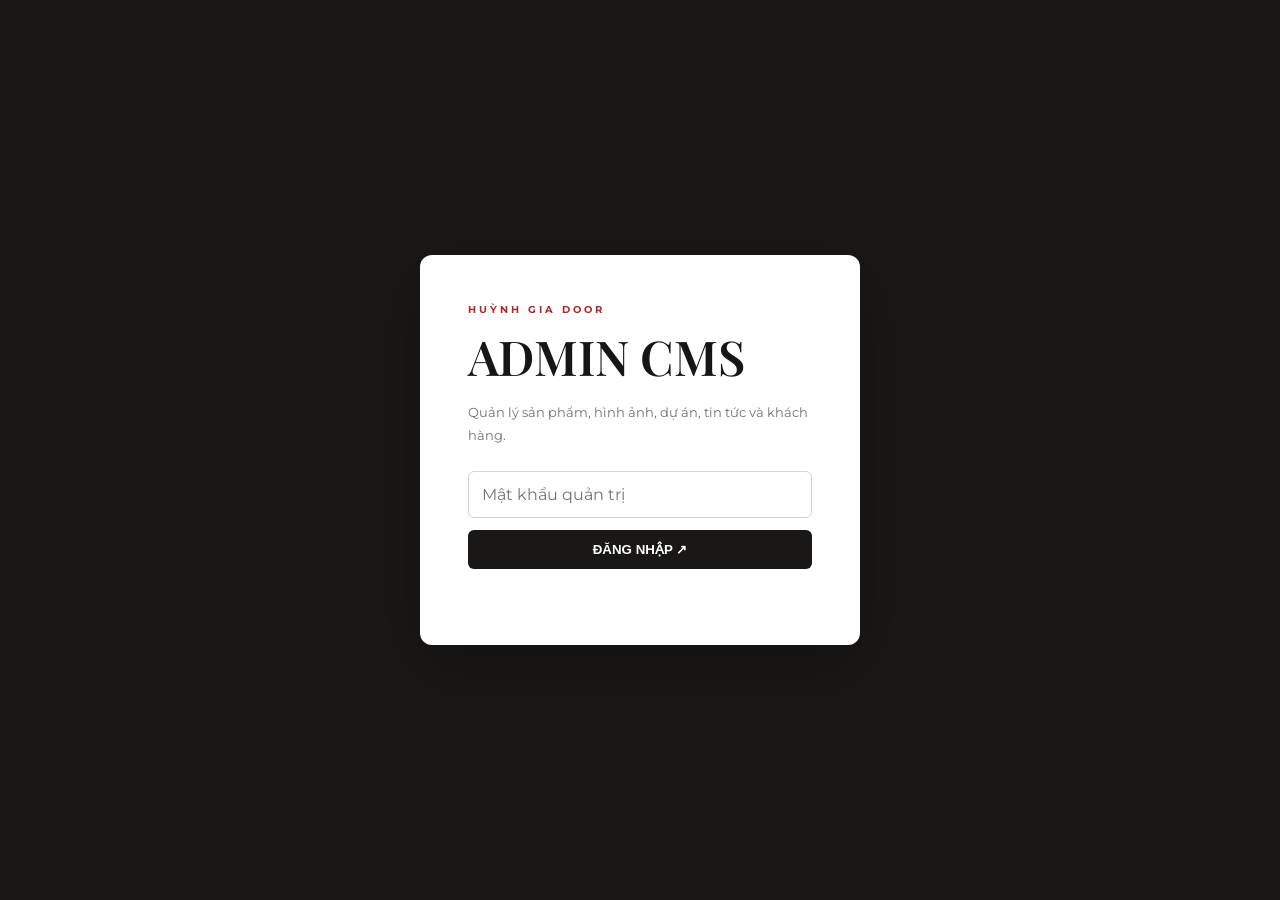
<file: cuago/admin/index.html>
<!doctype html><html lang="vi"><head><meta charset="utf-8"><meta name="viewport" content="width=device-width,initial-scale=1"><title>Huỳnh Gia Door — Admin</title><link rel="preconnect" href="https://fonts.googleapis.com"><link href="https://fonts.googleapis.com/css2?family=Montserrat:wght@400;500;600;700&family=Playfair+Display:wght@500;600;700&display=swap" rel="stylesheet"><link rel="stylesheet" href="admin.css"></head><body><div id="login" class="login"><div class="login-card"><div class="eyebrow">HUỲNH GIA DOOR</div><h1>ADMIN CMS</h1><p>Quản lý sản phẩm, hình ảnh, dự án, tin tức và khách hàng.</p><input id="password" type="password" placeholder="Mật khẩu quản trị"><button id="loginBtn">ĐĂNG NHẬP ↗</button><div id="loginMsg" class="msg"></div></div></div><div id="app" class="admin hidden"><aside class="sidebar"><div class="brand">HUỲNH GIA<br>DOOR<small>ADMIN CMS</small></div><nav id="nav"><button data-page="dashboard" class="active">Dashboard</button><button data-page="products">Sản phẩm</button><button data-page="projects">Dự án</button><button data-page="media">Thư viện ảnh</button><button data-page="news">Tin tức</button><button data-page="about">Giới thiệu</button><button data-page="leads">Khách hàng / Tư vấn</button></nav><button id="logout" class="logout">Đăng xuất</button></aside><main class="main"><div id="toast"></div><section id="page-dashboard" class="page"></section><section id="page-products" class="page hidden"></section><section id="page-projects" class="page hidden"></section><section id="page-media" class="page hidden"></section><section id="page-news" class="page hidden"></section><section id="page-about" class="page hidden"></section><section id="page-leads" class="page hidden"></section></main></div><script src="admin.js"></script></body></html>
</file>
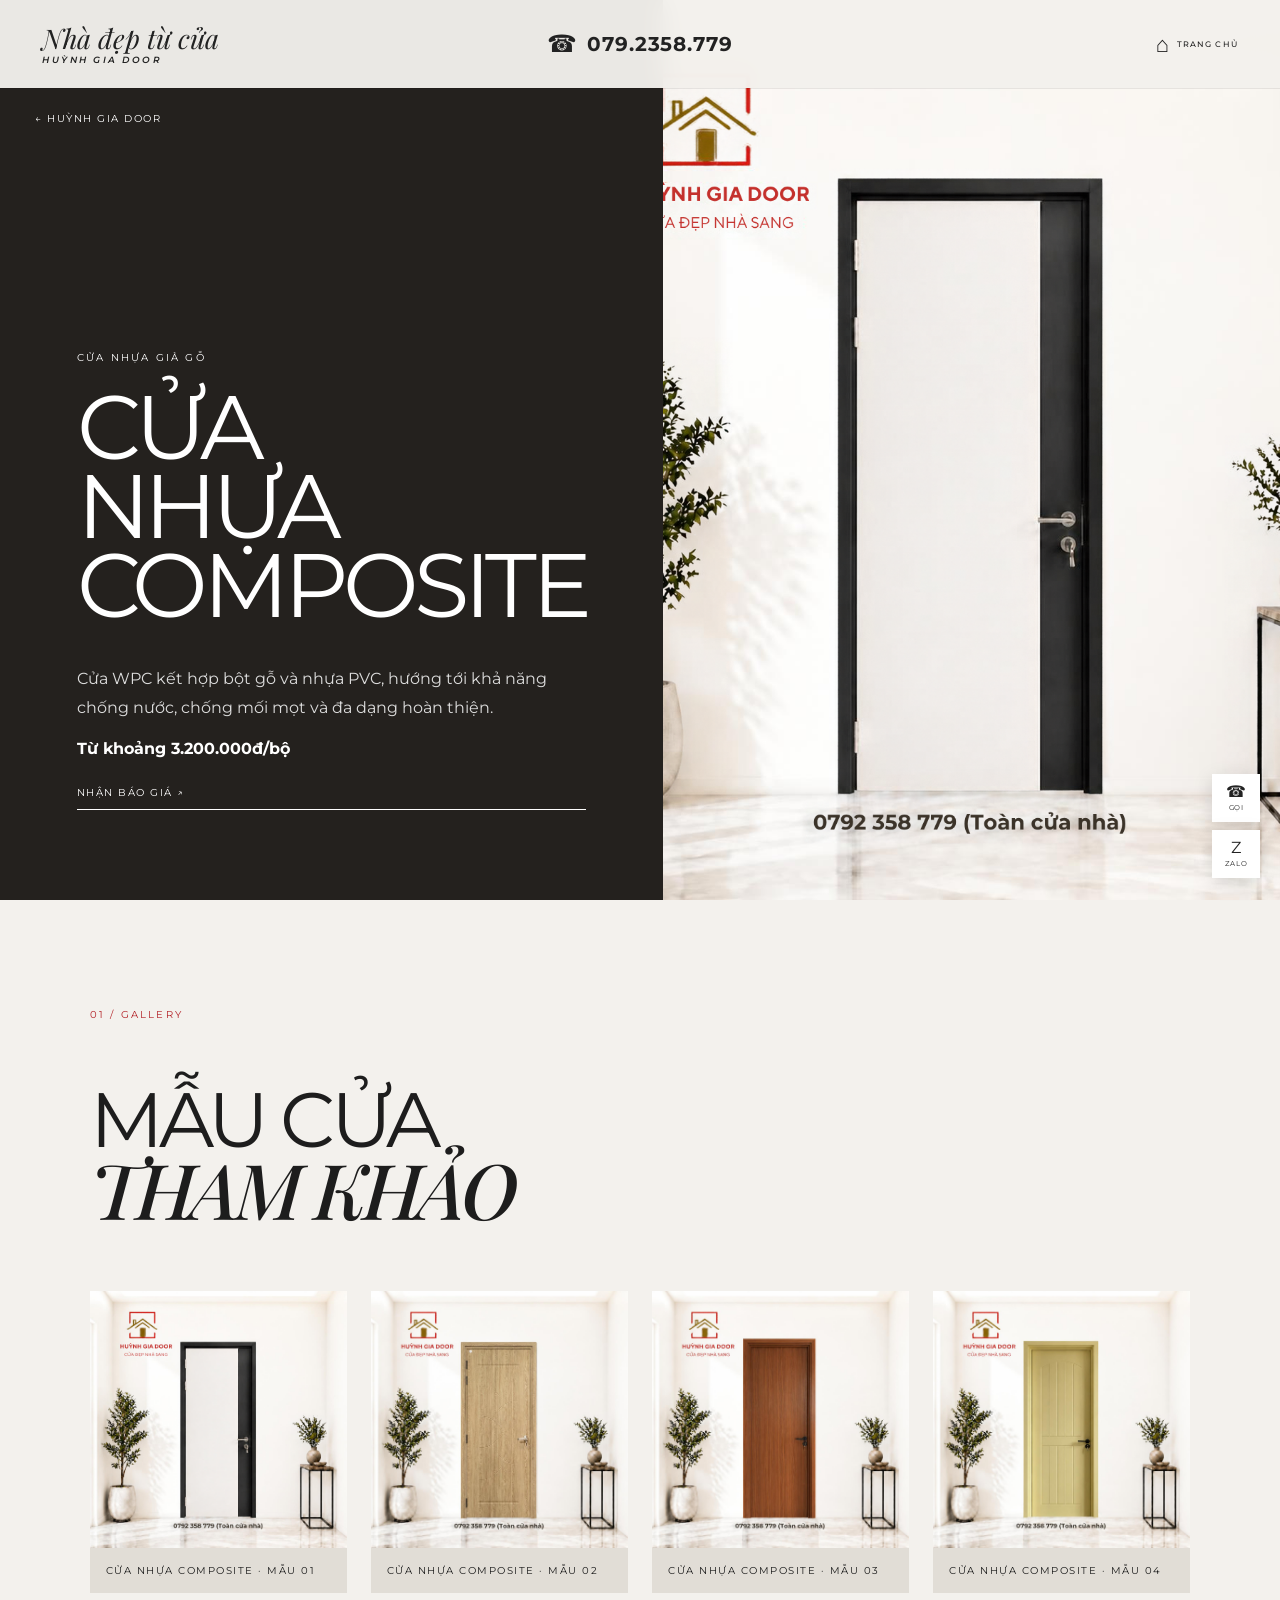
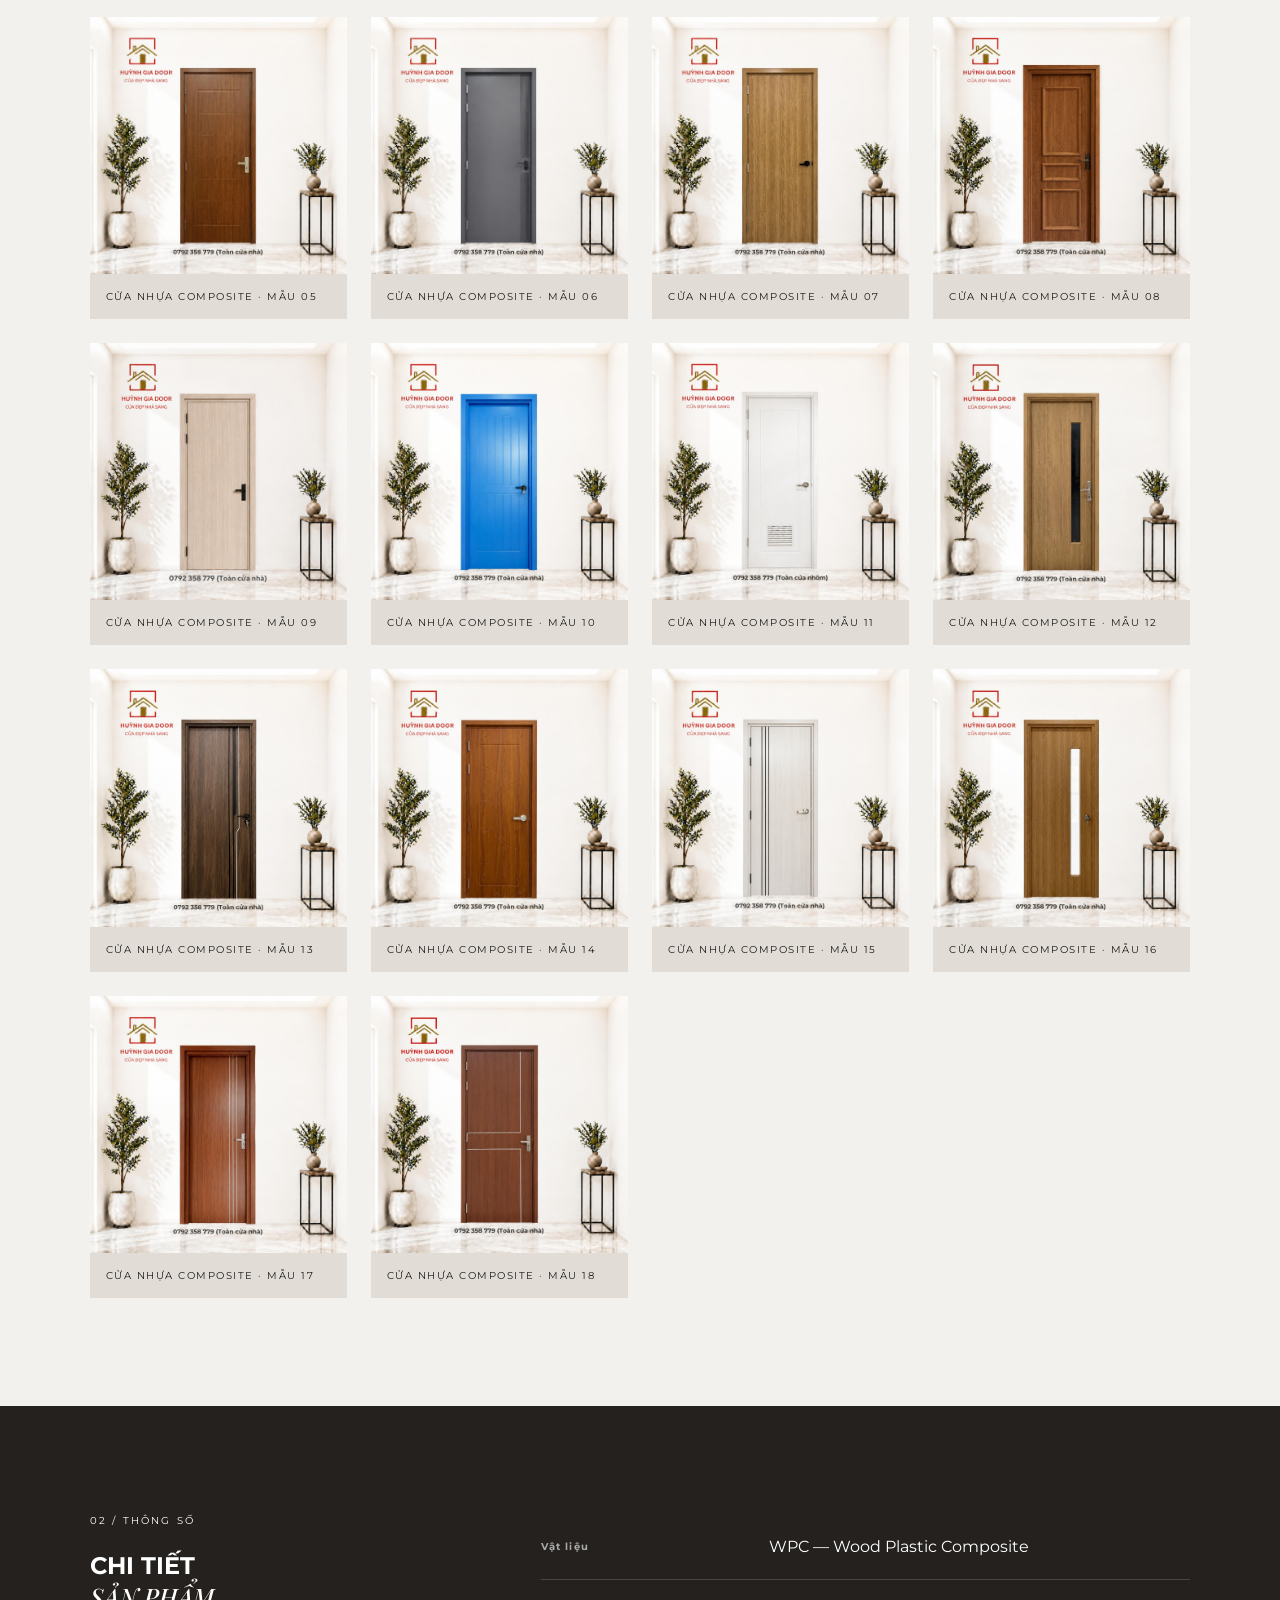
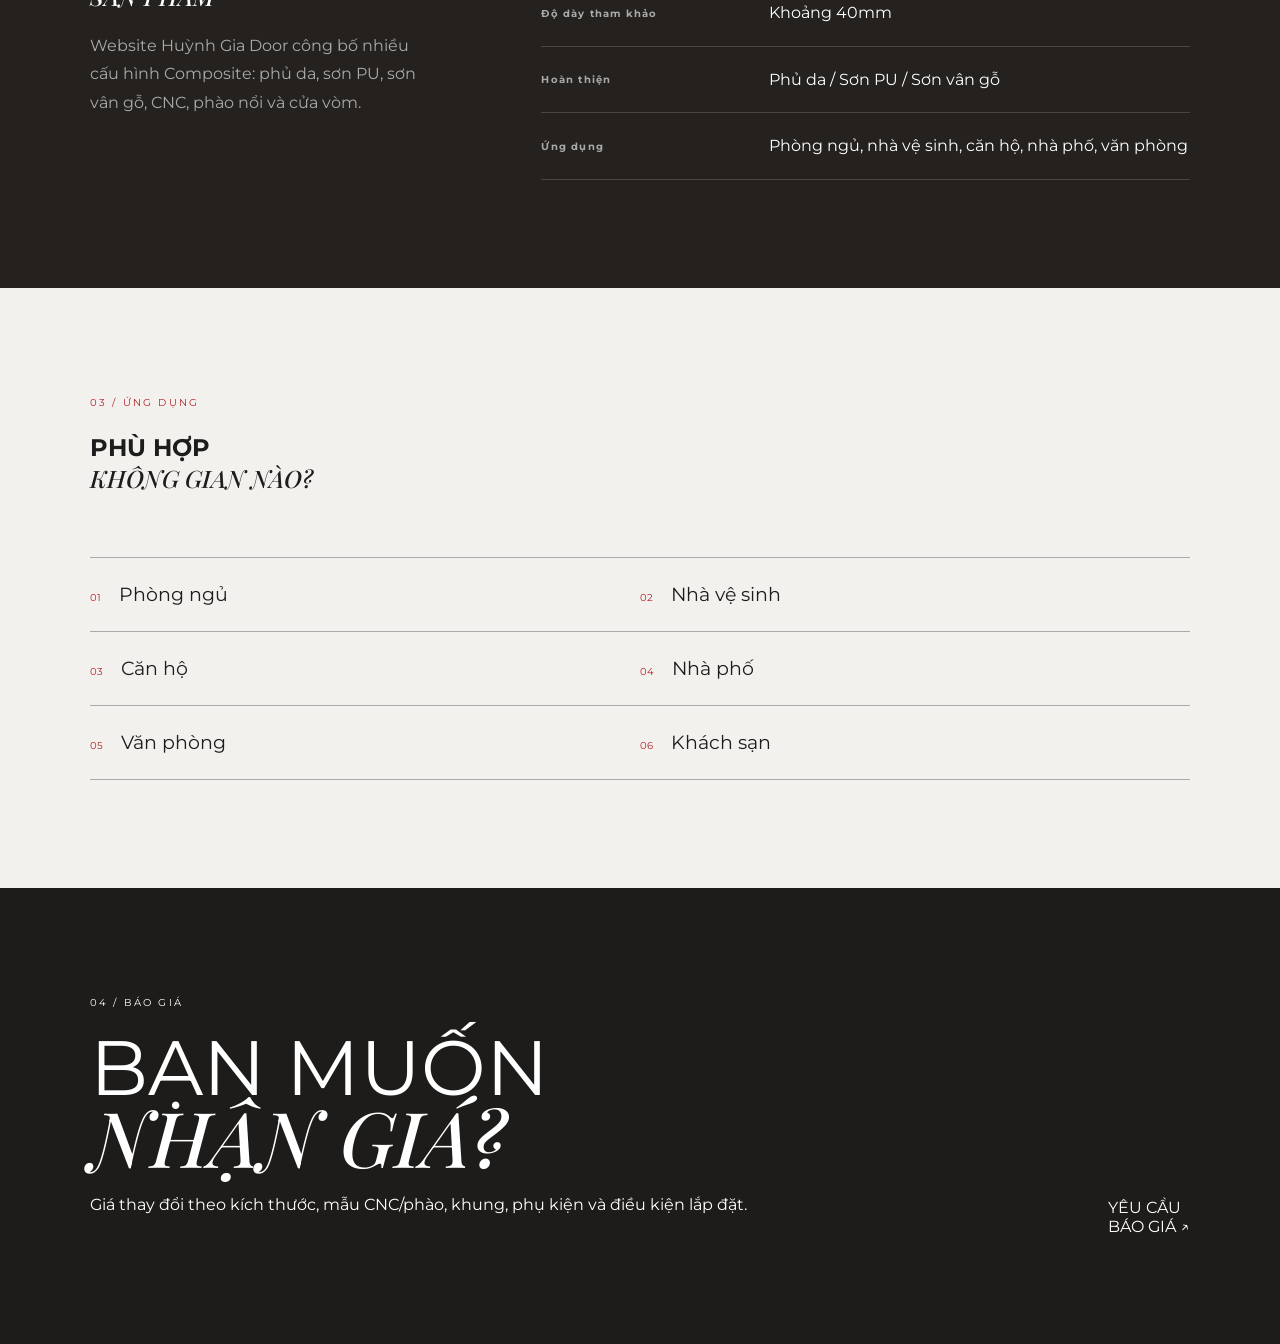
<file: cuago/product.html>
<!doctype html><html lang="vi"><head><meta charset="utf-8"><meta name="viewport" content="width=device-width,initial-scale=1"><title>Huỳnh Gia Door — Sản phẩm</title><link rel="preconnect" href="https://fonts.googleapis.com"><link href="https://fonts.googleapis.com/css2?family=Montserrat:wght@300;400;500;600&family=Playfair+Display:ital,wght@0,500;1,500&display=swap" rel="stylesheet"><link rel="stylesheet" href="product-styles.css"><style>.detail-hero{min-height:100vh;background:#24211e;color:#fff;display:grid;grid-template-columns:.8fr 1.2fr}.detail-copy{padding:18vh 6vw 10vh;display:flex;flex-direction:column;justify-content:flex-end}.detail-copy h1{font-size:clamp(55px,7vw,115px);line-height:.88;font-weight:400;letter-spacing:-.06em;margin:0 0 25px}.detail-copy h1 em{font-family:'Playfair Display';font-style:italic}.detail-copy p{max-width:550px;line-height:1.8;color:#ddd}.detail-image{background-size:cover;background-position:center;min-height:650px}.detail-section{padding:12vh 7vw;background:#f3f1ed}.detail-head{max-width:900px;margin-bottom:7vh}.detail-head h2{font-size:clamp(42px,6vw,85px);line-height:.9;font-weight:400;letter-spacing:-.06em}.detail-head h2 em{font-family:'Playfair Display';font-style:italic}.gallery{display:grid;grid-template-columns:repeat(4,minmax(0,1fr));gap:24px;align-items:start}.gallery figure{margin:0;background:#e1ddd6;overflow:hidden;position:relative}.gallery img{width:100%;height:auto;max-height:58vh;object-fit:contain;object-position:center;display:block;transition:transform .45s ease,filter .35s ease}.gallery figure:hover img{transform:scale(1.035);filter:brightness(.96)}.gallery figcaption{padding:16px;font-size:10px;letter-spacing:.15em}.spec-section{background:#24211e;color:#fff;display:grid;grid-template-columns:.7fr 1.3fr;gap:8vw}.spec-section table{width:100%;border-collapse:collapse}.spec-section tr{border-bottom:1px solid #ffffff2a}.spec-section th,.spec-section td{text-align:left;padding:20px 0}.spec-section th{font-size:10px;color:#aaa;letter-spacing:.12em;width:35%}.spec-section td{line-height:1.6}.uses{display:grid;grid-template-columns:repeat(2,1fr);border-top:1px solid #aaa}.uses div{padding:25px 0;border-bottom:1px solid #aaa;font-size:19px}.quote{background:#1d1c1a;color:#fff;padding:12vh 7vw;display:flex;justify-content:space-between;align-items:end;gap:50px}.quote h2{font-size:clamp(45px,6vw,85px);font-weight:400;line-height:.9;margin:0}.quote h2 em{font-family:'Playfair Display';font-style:italic}.back{position:absolute;top:112px;left:35px;color:#fff;font-size:10px;letter-spacing:.15em;z-index:5}@media(max-width:800px){.detail-hero,.spec-section{grid-template-columns:1fr}.detail-image{min-height:55vh}.gallery{grid-template-columns:repeat(2,minmax(0,1fr));gap:14px}.gallery img{height:auto;max-height:62vh;object-fit:contain}.uses{grid-template-columns:1fr}.quote{flex-direction:column;align-items:flex-start}.detail-copy{padding:120px 25px 70px}}
</style></head><body>
<header class="site-header subpage-header" id="siteHeader">
  <a href="index.html" class="logo" aria-label="Huỳnh Gia Door"><span class="logo-script">Nhà đẹp từ cửa</span><span class="logo-sub">HUỲNH GIA DOOR</span></a>
  <a class="header-phone" href="tel:0792358779" aria-label="Gọi 079.2358.779"><span>☎</span><strong>079.2358.779</strong></a>
  <div class="header-tools"><a class="sub-home" href="index.html">⌂ <small>TRANG CHỦ</small></a></div>
</header>
<a class="back" href="index.html">← HUỲNH GIA DOOR</a><main><section class="detail-hero"><div class="detail-copy"><div class="scene-kicker" id="kicker"></div><h1 id="name"></h1><p id="desc"></p><strong id="price"></strong><a class="text-link" href="index.html#lien-he">NHẬN BÁO GIÁ ↗</a></div><div class="detail-image" id="hero"></div></section><section class="detail-section"><div class="detail-head"><div class="scene-kicker dark">01 / GALLERY</div><h2>MẪU CỬA<br><em>THAM KHẢO</em></h2></div><div class="gallery" id="gallery"></div></section><section class="detail-section spec-section"><div><div class="scene-kicker">02 / THÔNG SỐ</div><h2>CHI TIẾT<br><em>SẢN PHẨM</em></h2><p id="source" style="line-height:1.8;color:#aaa"></p></div><table id="specs"></table></section><section class="detail-section"><div class="scene-kicker dark">03 / ỨNG DỤNG</div><h2>PHÙ HỢP<br><em>KHÔNG GIAN NÀO?</em></h2><div class="uses" id="uses" style="margin-top:7vh"></div></section><section class="quote" id="bao-gia"><div><div class="scene-kicker">04 / BÁO GIÁ</div><h2>BẠN MUỐN<br><em>NHẬN GIÁ?</em></h2><p id="note" style="max-width:700px;line-height:1.8"></p></div><a class="round-cta" href="index.html#lien-he">YÊU CẦU<br>BÁO GIÁ ↗</a></section></main>
<div class="floating-contact" aria-label="Liên hệ nhanh"><a href="tel:0792358779" title="Gọi 079.2358.779"><span>☎</span><small>GỌI</small></a><a href="https://zalo.me/0792358779" target="_blank" rel="noopener" title="Zalo"><span>Z</span><small>ZALO</small></a></div>
<script src="data.js"></script><script>const slug=new URLSearchParams(location.search).get('slug')||'composite';const p=PRODUCTS[slug]||PRODUCTS.composite;document.title='Huỳnh Gia Door — '+p.name;document.getElementById('kicker').textContent=p.kicker;document.getElementById('name').innerHTML=p.name.replace(' ','<br>');document.getElementById('desc').textContent=p.desc;document.getElementById('price').textContent=p.price;document.getElementById('source').textContent=p.source;const imgs=p.gallery.length?p.gallery:[HG_IMAGES.compositeMain,HG_IMAGES.abs];document.getElementById('hero').style.backgroundImage=`url('${imgs[0]}')`;document.getElementById('gallery').innerHTML=imgs.map((im,i)=>`<figure><img src="${im}" alt="${p.name} - mẫu ${i+1}" loading="lazy"><figcaption>${p.name} · MẪU ${String(i+1).padStart(2,'0')}</figcaption></figure>`).join('');document.getElementById('specs').innerHTML=p.specs.map(r=>`<tr><th>${r[0]}</th><td>${r[1]}</td></tr>`).join('');document.getElementById('uses').innerHTML=p.uses.map((u,i)=>`<div><span style="color:#b32228;font-size:10px;margin-right:18px">0${i+1}</span>${u}</div>`).join('');document.getElementById('note').textContent=p.note;</script><script src="cms-config.js"></script><script src="cms-product.js"></script></body></html>
</file>
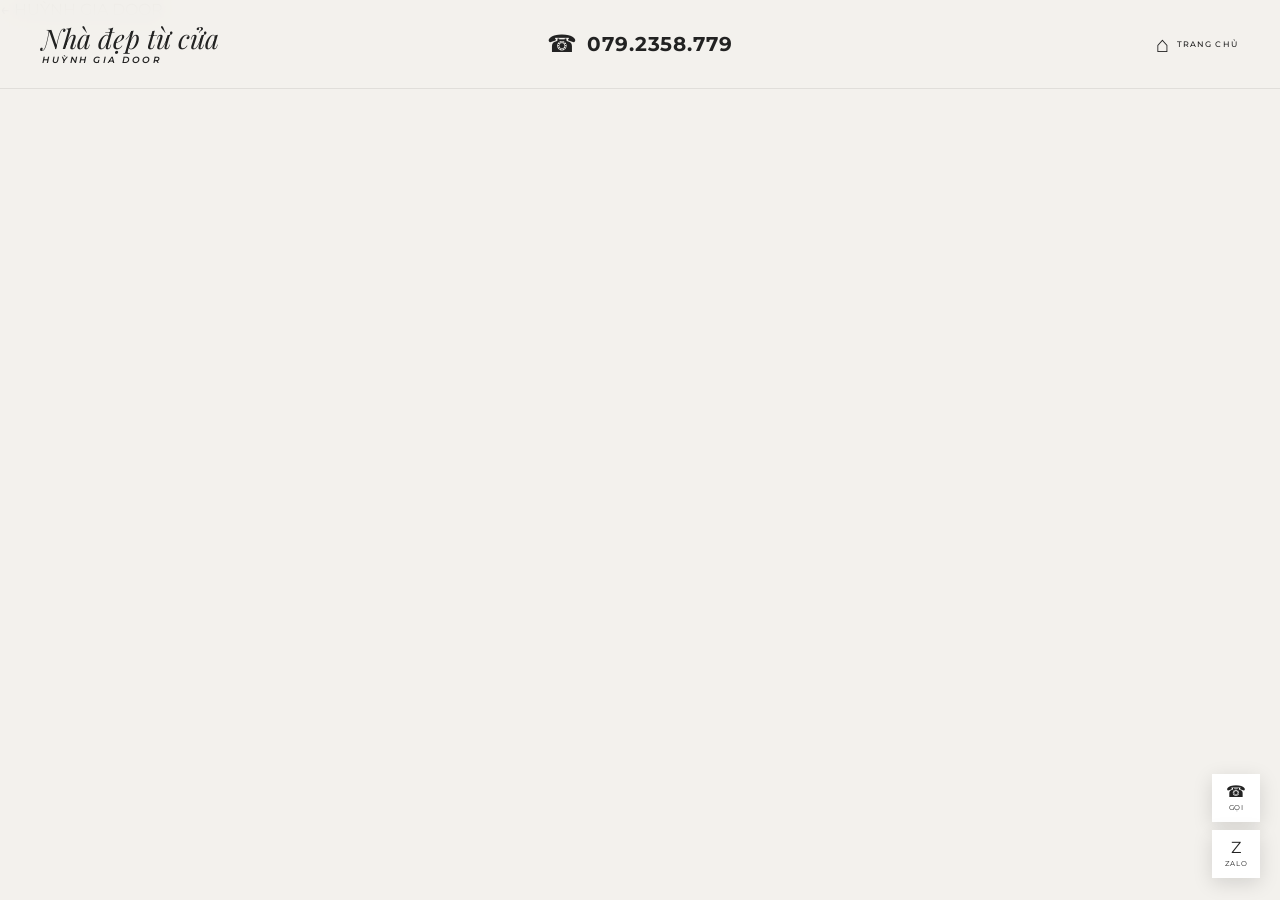
<file: cuago/project.html>
<!doctype html><html lang="vi"><head><meta charset="utf-8"><meta name="viewport" content="width=device-width,initial-scale=1"><title>Huỳnh Gia Door — Dự án</title><link rel="preconnect" href="https://fonts.googleapis.com"><link href="https://fonts.googleapis.com/css2?family=Montserrat:wght@300;400;500;600&family=Playfair+Display:ital,wght@0,500;1,500&display=swap" rel="stylesheet"><link rel="stylesheet" href="product-styles.css"></head><body>
<header class="site-header subpage-header" id="siteHeader">
  <a href="index.html" class="logo" aria-label="Huỳnh Gia Door"><span class="logo-script">Nhà đẹp từ cửa</span><span class="logo-sub">HUỲNH GIA DOOR</span></a>
  <a class="header-phone" href="tel:0792358779" aria-label="Gọi 079.2358.779"><span>☎</span><strong>079.2358.779</strong></a>
  <div class="header-tools"><a class="sub-home" href="index.html">⌂ <small>TRANG CHỦ</small></a></div>
</header>
<a class="back" href="index.html">← HUỲNH GIA DOOR</a><main id="app"></main>
<div class="floating-contact" aria-label="Liên hệ nhanh"><a href="tel:0792358779" title="Gọi 079.2358.779"><span>☎</span><small>GỌI</small></a><a href="https://zalo.me/0792358779" target="_blank" rel="noopener" title="Zalo"><span>Z</span><small>ZALO</small></a></div>
<script src="cms-config.js"></script><script>(async()=>{const API=window.HGD_CMS_API||'';const id=new URLSearchParams(location.search).get('id');if(!API||!id)return;try{const u=new URL(API);u.searchParams.set('action','projects');const r=await fetch(u);const j=await r.json();const p=(j.data||[]).find(x=>x.id===id);if(!p)return;document.title='Huỳnh Gia Door — '+p.name;const imgs=p.images||[];document.getElementById('app').innerHTML=`<section class="detail-hero"><div class="detail-copy"><div class="scene-kicker">${p.category||'DỰ ÁN'}</div><h1>${p.name||''}</h1><p>${p.location||''}</p><p>${p.description||''}</p></div><div class="detail-image" style="background-image:url('${imgs[0]||''}')"></div></section><section class="detail-section"><div class="detail-head"><div class="scene-kicker dark">01 / GALLERY</div><h2>DỰ ÁN<br><em>THỰC HIỆN</em></h2></div><div class="gallery">${imgs.map((im,i)=>`<figure><img src="${im}" alt="${p.name} - ${i+1}" loading="lazy"><figcaption>${p.name} · ${String(i+1).padStart(2,'0')}</figcaption></figure>`).join('')}</div></section><section class="quote" style="background:#24211e"><div><div class="scene-kicker">02 / LIÊN HỆ</div><h2>TRAO ĐỔI<br><em>CÔNG TRÌNH?</em></h2></div><a class="round-cta" href="index.html#lien-he">LIÊN HỆ ↗</a></section>`}catch(e){console.warn(e)}})();</script></body></html>
</file>
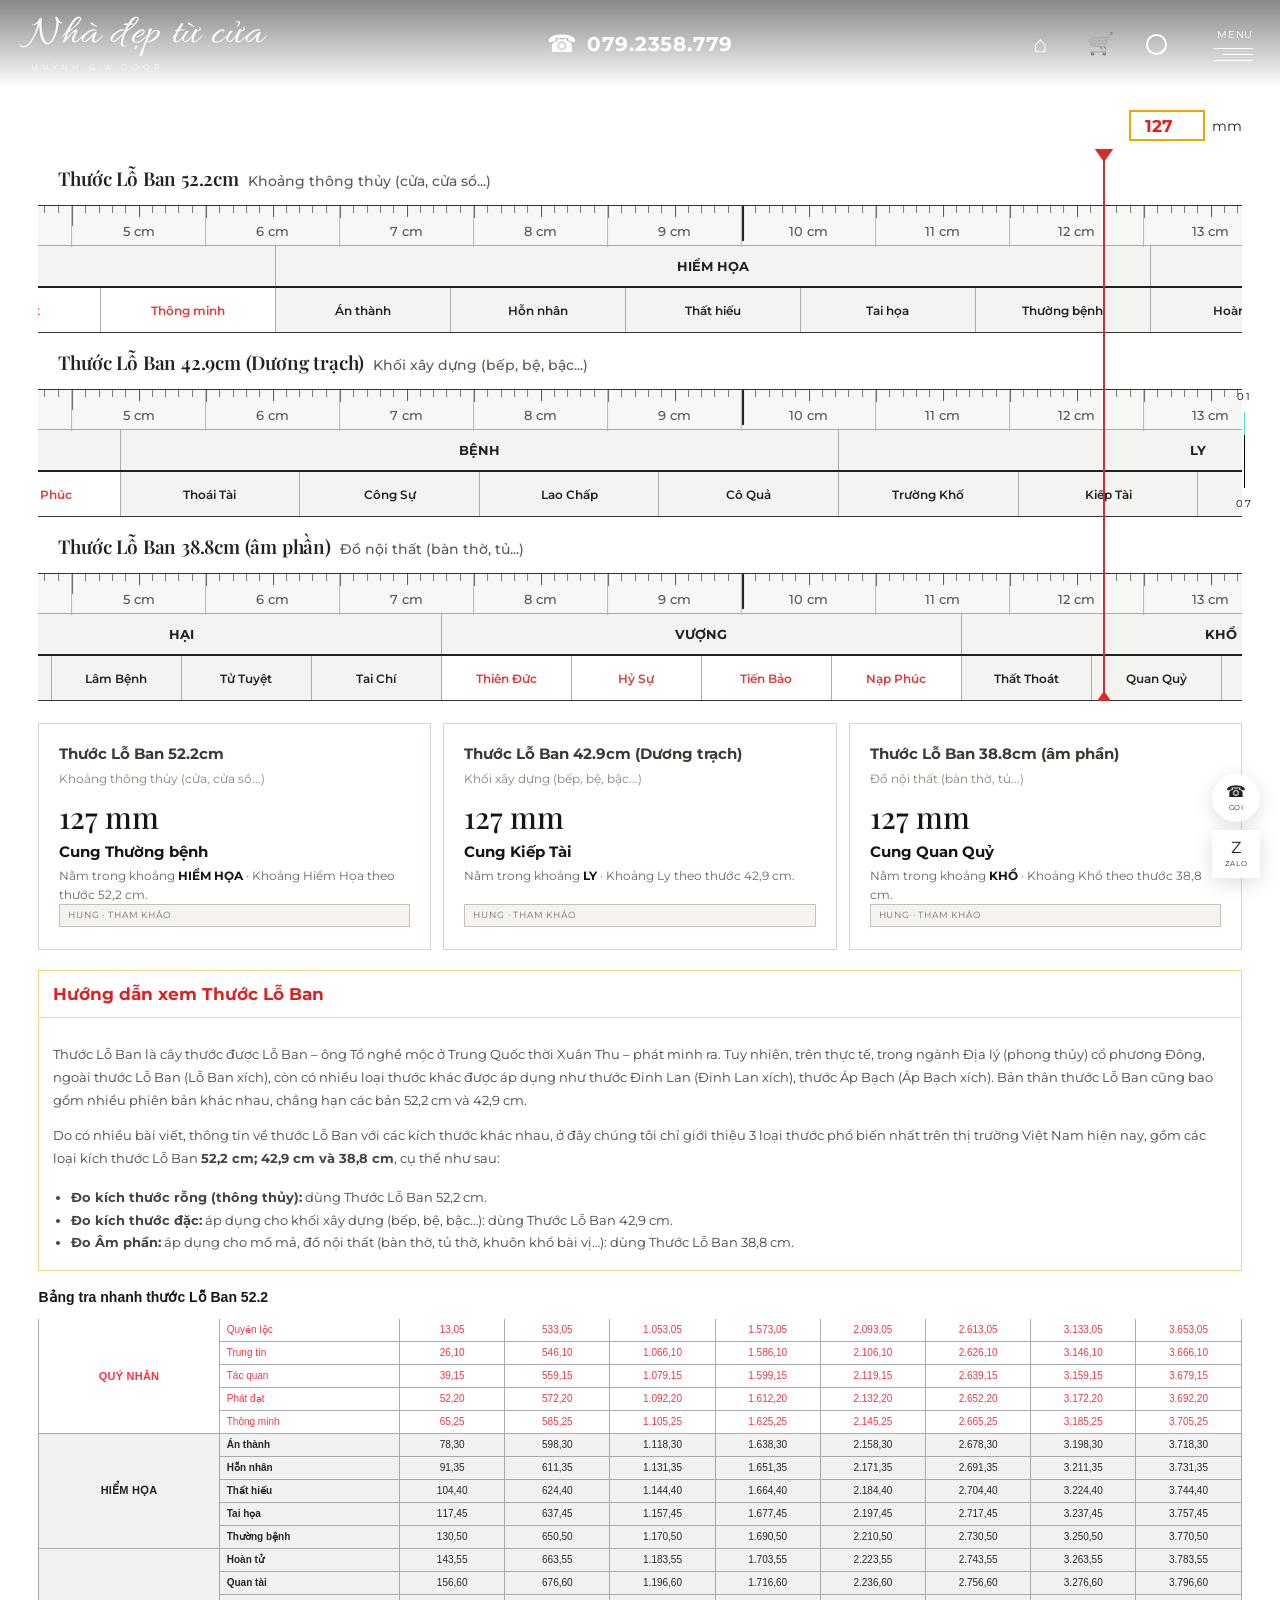
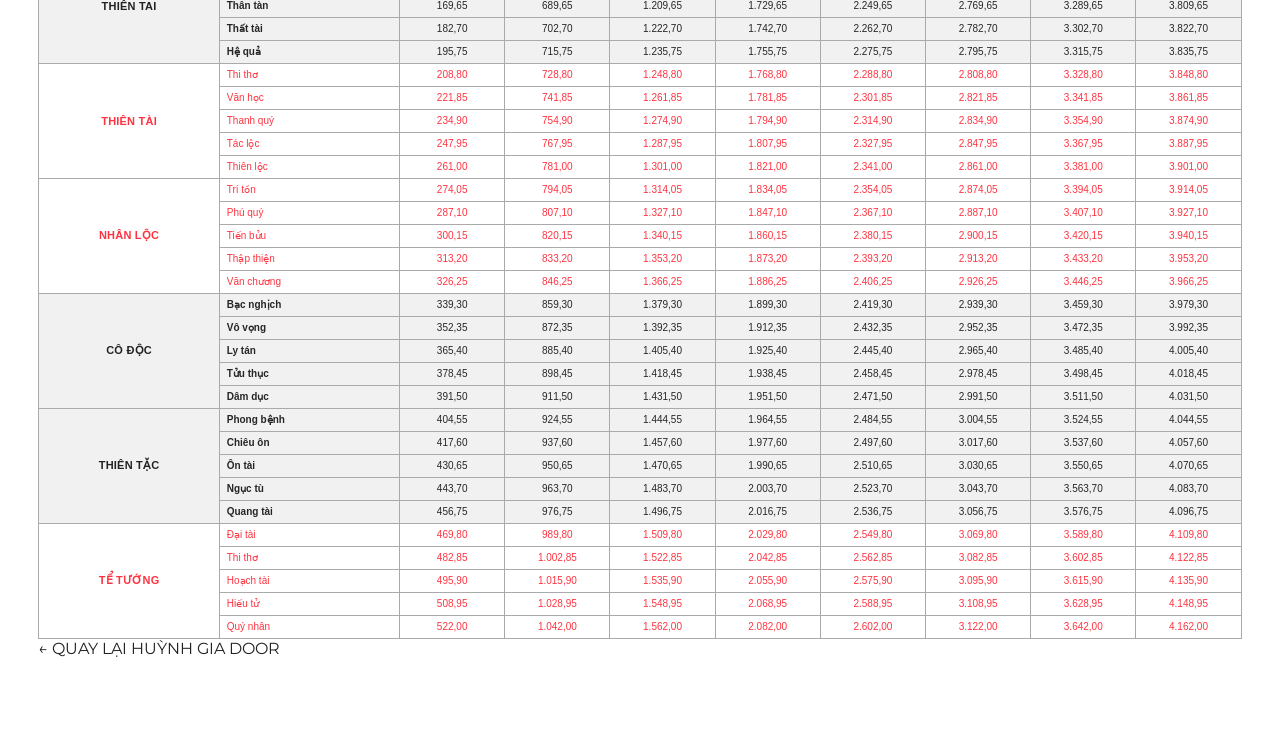
<file: cuago/thuoc-lo-ban.html>
<!DOCTYPE html>

<html lang="vi">
<head>
<meta charset="utf-8"/>
<meta content="width=device-width,initial-scale=1" name="viewport"/>
<title>Thước Lỗ Ban | Huỳnh Gia Door</title>
<meta content="Tra cứu Thước Lỗ Ban 52,2 cm, 42,9 cm và 38,8 cm. Nhập kích thước hoặc kéo thước để xem kết quả tham khảo." name="description"/>
<link href="https://fonts.googleapis.com" rel="preconnect"/>
<link crossorigin="" href="https://fonts.gstatic.com" rel="preconnect"/>
<link href="https://fonts.googleapis.com/css2?family=Montserrat:wght@300;400;500;600;700&amp;family=Playfair+Display:ital,wght@0,400;0,500;0,600;1,400;1,500&amp;family=Allura&amp;display=swap" rel="stylesheet"/>
<link href="style.css" rel="stylesheet"/>
<style>
/* KOTDOOR-style ruler area — rebuilt from the supplied KOTDOOR page structure.
   The ruler itself is HTML/CSS (no raster ruler image); data follows the source ruler names. */
.lb-page{background:#fff;color:#222;min-height:100vh;padding:86px 0 80px}
.lb-shell{width:min(1250px,94vw);margin:0 auto}
.lb-intro{display:none}
.lb-control{display:flex;justify-content:flex-end;align-items:center;background:transparent;border:0;box-shadow:none;padding:0;margin:24px 0 0}
.lb-control-copy{display:none}
.lb-control-right{display:flex;align-items:center;gap:7px}
.lb-input{width:76px;height:31px;border:2px solid #f2a300;background:#fff;color:#e51d1d;text-align:center;padding:0 6px;font-size:17px;font-weight:700;outline:none}
.lb-input:focus{border-color:#e51d1d}
.lb-unit{font-size:14px;color:#222}
.lb-apply{display:none}
.lb-drag-guide{display:none}
.lb-shared-rulers{position:relative;background:#fff;border:0;box-shadow:none;overflow:hidden;margin-top:8px}
.lb-shared-viewport{position:relative;overflow:hidden;touch-action:none;cursor:grab;user-select:none}
.lb-shared-viewport.dragging{cursor:grabbing}
.lb-center-line{position:absolute;z-index:80;top:0;bottom:0;left:88.6%;width:2px;transform:translateX(-50%);background:#d52b2b;pointer-events:none}
.lb-center-line:before{content:"";position:absolute;top:-1px;left:50%;transform:translate(-50%,0);border-left:10px solid transparent;border-right:10px solid transparent;border-top:14px solid #d52b2b}
.lb-center-line:after{content:"";position:absolute;bottom:0;left:50%;transform:translate(-50%,0);border-left:7px solid transparent;border-right:7px solid transparent;border-bottom:10px solid #d52b2b}
.lb-ruler-row{position:relative;background:#fff;padding:0;margin:0}
.lb-ruler-row + .lb-ruler-row{border-top:0}
.lb-ruler-label{padding:12px 0 9px;font-family:Montserrat,Arial,sans-serif;font-size:16px;color:#222;background:#fff}
.lb-ruler-label strong{display:inline;font-family:Montserrat,Arial,sans-serif;font-size:18px;font-weight:700;line-height:1.25;color:#222}
.lb-ruler-label .lb-ruler-desc{display:inline;margin-left:6px;font-size:16px;line-height:1.4;color:#555;font-weight:400}
.lb-ruler-viewport{height:128px;overflow:hidden;position:relative;border-bottom:1px solid #333}
.lb-track{position:absolute;left:0;top:0;height:128px;display:flex;will-change:transform}
.lb-cycle{height:128px;display:flex;flex-direction:column;flex:none;background:#fff;border:0}
.lb-cm-row{height:41px;display:flex;border-top:1px solid #333;border-bottom:1px solid #aaa;background:#f7f7f5}
.lb-cm{height:41px;position:relative;flex:none;border-right:1px solid #b9b9b5}
.lb-cm i{position:absolute;left:0;top:0;height:12px;border-left:1px solid #666}
.lb-cm.mid i{height:20px}
.lb-cm.major i{height:35px;border-left:2px solid #222}
.lb-cm span{position:absolute;top:17px;left:50%;transform:translateX(-50%);font-size:13px;color:#555;white-space:nowrap;font-weight:500}
.mm-ticks{position:absolute;inset:0;pointer-events:none}.mm-tick{position:absolute;top:0;width:1px;height:7px;background:#777}.mm-tick.mm5{height:11px;background:#555}.mm-tick.mm0{height:0;background:transparent}
.lb-major-row{height:40px;display:flex;border-bottom:0}
.lb-major{height:40px;display:flex;align-items:center;justify-content:center;text-align:center;flex:none;border-right:1px solid #aaa;padding:3px;font-size:13px;font-weight:700;line-height:1.1}
.lb-major.good{background:#fff;color:#e33a3a}.lb-major.bad{background:#e7e7e4;color:#444}.lb-major.neutral{background:#f3f3f1;color:#444}.lb-major.red{background:#fff;color:#e33a3a}.lb-major.black{background:#f3f3f1;color:#222}
.lb-sub-row{height:47px;display:flex;border-top:2px solid #222;box-sizing:border-box}.lb-sub{height:47px;display:flex;align-items:center;justify-content:center;text-align:center;flex:none;border-right:1px solid #aaa;padding:2px;font-size:12px;line-height:1.05;font-weight:600;color:#444}.lb-sub.good{color:#e33a3a;background:#fff}.lb-sub.bad{background:#e7e7e4;color:#444}.lb-sub.neutral{background:#f3f3f1;color:#444}.lb-sub.red{color:#e33a3a;background:#fff}.lb-sub.black{color:#222;background:#f3f3f1}
/* V10.17 — keep the KOTDOOR-style ruler's major/sub-cung content visible under every ruler. */
.lb-ruler-viewport{height:128px;overflow:hidden;position:relative}
.lb-track,.lb-cycle,.lb-major-row,.lb-sub-row{visibility:visible;opacity:1}
.lb-major-row,.lb-sub-row{overflow:visible}
.lb-major,.lb-sub{visibility:visible;opacity:1}

.lb-scrollbar{display:none}
.lb-results{margin-top:22px;display:grid;grid-template-columns:repeat(3,minmax(0,1fr));gap:12px;align-items:stretch}
.lb-result{background:#fff;border:1px solid #d9d4ce;padding:20px 20px 22px;min-height:198px;display:flex;flex-direction:column;box-sizing:border-box}
.lb-result:last-child{border-bottom:1px solid #d9d4ce}
.lb-result h3{margin:0 0 6px;padding:0;border:0;font-family:Montserrat,Arial,sans-serif;font-size:15px;font-weight:700;color:#3d3935;line-height:1.35}
.lb-result .lb-result-sub{display:block;font-size:12px;line-height:1.45;color:#8a827a;margin:0 0 14px}.lb-result-measure{display:block;font-family:'Playfair Display',serif;font-size:30px;line-height:1.05;font-weight:500;color:#171412;margin:0 0 8px}
.lb-result-name{font-size:15px;font-weight:700;margin:0 0 5px;line-height:1.4;color:#171412}.lb-result-meta{font-size:12px;line-height:1.55;color:#6b655f;margin:0}.lb-result-meta .lb-red-value,.lb-result-name .lb-red-value{color:#171412;font-weight:700}.lb-result .lb-cung-red{color:#e33a3a;font-weight:700}.lb-result .lb-cung-black{color:#171412;font-weight:700}
.lb-badge{display:block;margin-top:auto;padding:5px 8px;border:1px solid #c8c0b8;font-size:9px;line-height:1.2;letter-spacing:.09em;color:#7b736b;background:#f7f5f2}
.lb-badge.good{border-color:#e5a5a5;color:#d52b2b;background:#fff}.lb-badge.bad{border-color:#c8c0b8;color:#756e67;background:#f5f3f0}.lb-badge.neutral{border-color:#c8c0b8;color:#756e67;background:#f5f3f0}
.lb-guide{margin-top:20px;background:#fff;border:1px solid #efd58a;padding:0}
.lb-guide h2{font:700 17px/1.3 Montserrat,Arial,sans-serif;margin:0;padding:12px 14px;border-bottom:1px solid #efd58a;color:#e21f1f}
.lb-guide p,.lb-guide li{font-size:13px;line-height:1.75;color:#444}.lb-guide p:first-of-type{padding-top:12px}.lb-guide p,.lb-guide ul{margin-left:14px;margin-right:14px}.lb-guide ul{padding-left:18px}
.lb-quick-table{margin-top:20px}
@media(max-width:760px){
 .lb-page{padding-top:70px}.lb-shell{width:94vw}.lb-control{margin-top:18px}.lb-ruler-label{padding:10px 0 7px;font-size:12px}.lb-ruler-label strong{font-size:14px}.lb-ruler-label .lb-ruler-desc{font-size:12px}.lb-ruler-viewport{height:112px}.lb-track,.lb-cycle{height:112px}.lb-cm-row,.lb-cm{height:36px}.lb-cm i{height:10px}.lb-cm.mid i{height:18px}.lb-cm.major i{height:30px}.lb-cm span{top:15px;font-size:10px}.lb-major-row,.lb-major{height:35px}.lb-sub-row{border-top:2px solid #222}.lb-major{font-size:9px}.lb-sub-row,.lb-sub{height:41px}.lb-sub{font-size:8px}.lb-center-line{left:88.6%}.lb-results{grid-template-columns:1fr;gap:10px}.lb-result{min-height:0;padding:15px 14px 16px}.lb-result h3{font-size:13px}.lb-result .lb-result-sub{font-size:11px;margin-bottom:10px}.lb-result-measure{font-size:27px}.lb-result-name,.lb-result-meta{font-size:12px}.lb-guide h2{font-size:15px}.lb-guide p,.lb-guide li{font-size:11px}
}

/* V10.10 — 52.2 quick-reference table rebuilt from the supplied reference layout */
.lb-quick-table{margin-top:18px;background:#fff;border:0;padding:0;box-shadow:none}
.lb-quick-table h2{font:700 14px/1.25 Arial,Helvetica,sans-serif;margin:0 0 10px;color:#181716}
.lb-quick-table .lb-table-intro{font-size:10px;line-height:1.5;color:#77716a;margin:0 0 12px}
.lb-quick-scroll{overflow-x:auto;overflow-y:hidden;-webkit-overflow-scrolling:touch;border:0;background:#fff}
.lb-reference-table{width:100%;min-width:900px;border-collapse:collapse;table-layout:fixed;font-family:Arial,Helvetica,sans-serif;font-size:10px;color:#222}
.lb-reference-table col{}
.lb-reference-table th,.lb-reference-table td{border:1px solid #aaa;box-sizing:border-box}
.lb-reference-table thead{display:table-header-group}
.lb-reference-table thead tr{height:0}
.lb-reference-table thead th{height:0;padding:0;border-color:transparent;font-size:0;line-height:0;color:transparent}
.lb-reference-table .col-category{width:15%}
.lb-reference-table .col-name{width:15%}
.lb-reference-table .col-mm{width:8.75%}
.lb-reference-table tbody tr{height:23px}
.lb-reference-table .lb-category{font-size:11px;font-weight:700;text-align:center;vertical-align:middle;letter-spacing:.02em;padding:4px 3px}
.lb-reference-table .lb-cung-name{text-align:left;padding:3px 7px;font-weight:600;white-space:nowrap}
.lb-reference-table .lb-mm{text-align:center;padding:3px 2px;font-weight:400;white-space:nowrap}
.lb-reference-table .tot td{color:#ff3340}
.lb-reference-table .xau td{color:#262626}
.lb-reference-table .lb-category.tot{color:#ff3340}
.lb-reference-table .lb-category.xau{color:#222}
.lb-reference-table .tot td.lb-cung-name,.lb-reference-table .tot td.lb-mm{font-weight:500}
.lb-reference-table .xau td.lb-cung-name{font-weight:600}
.lb-reference-table .xau td{background:#f1f1f1}
.lb-reference-table .tot td{background:#fff}
.lb-reference-table tbody tr:first-child td{border-top-color:#999}
.lb-quick-table-note{font-size:10px;line-height:1.7;color:#77716a;margin:10px 0 0}
@media(max-width:760px){
  .lb-quick-table{margin-top:18px}
  .lb-quick-table h2{font-size:14px}
  .lb-quick-scroll{border:0}
  .lb-reference-table{min-width:900px;font-size:10px}
  .lb-reference-table .lb-category{font-size:10px}
}

/* V10.11 — larger, cleaner ruler labels + shared hotline */
.header-phone{position:absolute;left:50%;top:50%;transform:translate(-50%,-50%);display:flex;align-items:center;gap:10px;color:inherit;text-decoration:none;white-space:nowrap;z-index:2}
.header-phone span{font-family:Arial,sans-serif;font-size:24px;line-height:1}
.header-phone strong{font-family:Montserrat,Arial,sans-serif;font-size:20px;font-weight:700;letter-spacing:.045em}
.header-phone:hover{color:var(--red)}
.lb-ruler-label{padding:18px 20px 13px;font-family:Montserrat,Arial,sans-serif}
.lb-ruler-label strong{display:inline-block;font-family:'Playfair Display',serif;font-size:19px;font-weight:600;line-height:1.2;color:#25211e;letter-spacing:-.01em}
.lb-ruler-label .lb-ruler-desc{display:inline-block;margin-left:9px;font-size:14px;line-height:1.5;color:#5f5952;font-weight:500}
.floating-contact{position:fixed;z-index:90;right:20px;bottom:22px;display:flex;flex-direction:column;gap:8px}
.floating-contact a{width:48px;height:48px;border:1px solid #ffffffaa;background:#fff;color:#222;display:flex;flex-direction:column;align-items:center;justify-content:center;box-shadow:0 5px 20px #0002;cursor:pointer;transition:.3s}
.floating-contact span{font-size:16px;line-height:1}.floating-contact small{font-size:7px;letter-spacing:.08em;margin-top:3px}.floating-contact a:hover{background:var(--red);color:#fff;transform:translateX(-5px)}
@media(max-width:760px){
 .header-phone{gap:6px}.header-phone span{font-size:19px}.header-phone strong{font-size:14px;letter-spacing:.025em}
 .lb-ruler-label{padding:14px 12px 10px}
 .lb-ruler-label strong{font-size:15px}
 .lb-ruler-label .lb-ruler-desc{font-size:12px;margin-left:6px}
 .floating-contact{right:12px;bottom:12px}.floating-contact a{width:43px;height:43px}
}
</style>
</head>
<body class="lb-light-page">
<!-- HEADER: same structure/classes as index.html -->
<header class="site-header" id="siteHeader">
<a aria-label="Huỳnh Gia Door" class="logo" href="index.html#top">
<span class="logo-script">Nhà đẹp từ cửa</span>
<span class="logo-sub">HUỲNH GIA DOOR</span>
</a>
<a class="header-phone" href="tel:0792358779" aria-label="Gọi 079.2358.779"><span>☎</span><strong>079.2358.779</strong></a>
<div class="header-tools">
<a aria-label="Trang chủ" class="icon-btn" href="index.html#top">⌂</a>
<a aria-label="Sản phẩm" class="icon-btn" href="index.html#san-pham">🛒</a>
<button aria-label="Tìm kiếm" class="icon-btn search-btn" id="searchBtn"></button>
<button aria-expanded="false" class="menu-trigger" id="menuTrigger">
<span>MENU</span><i></i><i></i><i></i>
</button>
</div>
</header>
<!-- FULLSCREEN MENU: same structure/content as index.html -->
<div aria-hidden="true" class="mega-menu" id="megaMenu">
<div class="menu-backdrop"></div>
<div class="menu-close-area"><button aria-label="Đóng menu" class="menu-close" id="menuClose">×</button></div>
<div class="mega-inner">
<div class="mega-grid">
<section class="mega-cell mega-products">
<h3>CÁC DÒNG SẢN PHẨM</h3>
<a href="index.html#san-pham">CỬA GỖ CÔNG NGHIỆP</a>
<a href="product.html?slug=abs">CỬA NHỰA ABS HÀN QUỐC</a>
<a href="product.html?slug=composite">CỬA NHỰA COMPOSITE</a>
<a href="product.html?slug=taiwan">CỬA NHỰA ĐÀI LOAN</a>
<a href="product.html?slug=mdf">CỬA GỖ MDF LAMINATE</a>
<a href="product.html?slug=mdf">CỬA GỖ MDF MELAMINE</a>
<a href="product.html?slug=mdf">CỬA GỖ MDF VENEER</a>
<a href="product.html?slug=fire">CỬA GỖ CHỐNG CHÁY</a>
<a href="product.html?slug=fire">CỬA THÉP CHỐNG CHÁY</a>
<a href="index.html#san-pham">KHÓA ĐIỆN TỬ</a>
<a href="index.html#san-pham">PHỤ KIỆN CỬA</a>
</section>
<section class="mega-cell"><h3>GIẢI PHÁP</h3>
<a href="index.html#giai-phap">NHÀ PHỐ · BIỆT THỰ</a><a href="index.html#giai-phap">CĂN HỘ · CHUNG CƯ</a><a href="index.html#giai-phap">KHÁCH SẠN · RESORT</a><a href="index.html#giai-phap">VĂN PHÒNG · THƯƠNG MẠI</a><a href="index.html#giai-phap">CHỐNG CHÁY</a><a href="index.html#giai-phap">THÔNG PHÒNG CHỐNG ẨM</a><a href="index.html#giai-phap">CÔNG TRÌNH DỰ ÁN</a>
</section>
<section class="mega-cell"><h3>TÀI LIỆU HỖ TRỢ</h3>
<a href="index.html#lien-he">TƯ VẤN THIẾT KẾ KIẾN TRÚC SƯ</a><a href="index.html#lien-he">CHỦ ĐẦU TƯ</a><a href="index.html#lien-he">TỔNG THẦU THI CÔNG</a><a href="index.html#lien-he">PHÂN PHỐI · ĐẠI LÝ</a><a href="index.html#lien-he">ĐỘI THỢ THI CÔNG</a>
</section>
<section class="mega-cell"><h3>TRUYỀN THÔNG</h3>
<a href="index.html#tin-tuc">CHÍNH SÁCH</a><a href="index.html#tin-tuc">SỰ KIỆN</a><a href="index.html#tin-tuc">TIN TỨC</a><a href="index.html#tin-tuc">SẢN PHẨM · GIẢI PHÁP</a><a href="index.html#tin-tuc">KHUYẾN MẠI · ƯU ĐÃI</a><a href="index.html#tin-tuc">GIẢI THƯỞNG</a><a href="index.html#tin-tuc">TUYỂN DỤNG</a>
</section>
<section class="mega-cell mega-bottom mega-projects"><h3>DỰ ÁN</h3>
<a href="index.html#du-an">TT THƯƠNG MẠI, VĂN PHÒNG</a><a href="index.html#du-an">KHÁCH SẠN, RESORT</a><a href="index.html#du-an">CHUNG CƯ, NHÀ DÂN DỤNG</a><a href="index.html#du-an">CÔNG TRÌNH VĂN HÓA</a><a href="index.html#du-an">CÔNG TRÌNH GIÁO DỤC</a><a href="index.html#du-an">CÔNG TRÌNH Y TẾ</a><a href="index.html#du-an">NHÀ MÁY, NHÀ XƯỞNG</a>
</section>
<section class="mega-cell mega-bottom mega-about"><h3>VỀ HUỲNH GIA DOOR</h3>
<a href="index.html#gioi-thieu">GIỚI THIỆU</a><a href="index.html#gioi-thieu">TẦM NHÌN, SỨ MỆNH, GIÁ TRỊ</a><a href="index.html#gioi-thieu">ĐỐI TÁC</a><a href="index.html#gioi-thieu">QUẢN LÝ CHẤT LƯỢNG</a><a href="index.html#gioi-thieu">THƯ VIỆN</a>
</section>
<section class="mega-cell mega-bottom mega-contact"><h3>LIÊN HỆ</h3>
<a href="index.html#lien-he">ĐỊA CHỈ LIÊN HỆ</a><a href="index.html#lien-he">DỊCH VỤ KHÁCH HÀNG</a><a href="index.html#lien-he">HỆ THỐNG PHÂN PHỐI, ĐẠI LÝ</a><a href="index.html#lien-he">FORM LIÊN HỆ</a><a href="thuoc-lo-ban.html">THƯỚC LỖ BAN</a><a href="https://share.google/fv93hf1bNYympQqq8" rel="noopener" target="_blank">BẢN ĐỒ / VỊ TRÍ ↗</a>
</section>
</div>
</div>
</div>
<!-- SEARCH OVERLAY -->
<div aria-hidden="true" class="search-overlay" id="searchOverlay">
<div class="search-panel">
<button aria-label="Đóng tìm kiếm" class="search-close" id="searchClose">×</button>
<span>TÌM KIẾM</span>
<h2>Bạn đang tìm gì?</h2>
<form id="searchForm"><input autocomplete="off" id="searchInput" placeholder="Tên sản phẩm, cửa, phụ kiện..." type="search"/><button type="submit">TÌM KIẾM ↗</button></form>
<p id="searchHint">Ví dụ: cửa composite, cửa gỗ MDF, cửa chống cháy...</p>
</div>
</div>
<main id="top">
<div aria-hidden="true" class="scene-indicator" id="sceneIndicator"><span class="scene-current">01</span><i></i><span>07</span></div>
<main class="lb-page">
<section class="lb-shell">
<div class="lb-intro">
<span class="lb-kicker">HUỲNH GIA DOOR · CÔNG CỤ THAM KHẢO</span>
<h1 class="lb-title">Thước <em>Lỗ Ban</em></h1>
<p class="lb-lead">Nhập kích thước hoặc kéo thước. Một thao tác kéo sẽ đồng thời dịch chuyển cả ba thước để bạn đối chiếu 52,2 cm, 42,9 cm và 38,8 cm trên cùng một kích thước.</p>
</div>
<div class="lb-control">
<div class="lb-control-copy"><small>KÍCH THƯỚC ĐANG TRA</small><strong>Nhập số đo theo milimet</strong></div>
<div class="lb-control-right"><input aria-label="Kích thước theo milimet" class="lb-input" id="lbInput" min="1" max="5000" step="1" type="number" value="127"/><span class="lb-unit">mm</span><button class="lb-apply" id="lbApply">XEM KẾT QUẢ</button></div>
</div>
<div class="lb-drag-guide"><span>← Kéo qua trái / phải để xem thước</span><b>Vạch đỏ ở giữa = vị trí đang đo</b><span>Hãy kéo thước →</span></div>
<div class="lb-shared-rulers" id="lbSharedRulers">
<div class="lb-shared-viewport" id="lbSharedViewport">
<div class="lb-center-line"></div>
<div id="rulerRows"></div>
</div>
<div class="lb-scrollbar"><div class="lb-scrollbar-thumb" id="lbScrollbarThumb"></div></div>
</div>
<div class="lb-results" id="lbResults"></div>
<div class="lb-guide">
<h2>Hướng dẫn xem Thước Lỗ Ban</h2>
<p>Thước Lỗ Ban là cây thước được Lỗ Ban – ông Tổ nghề mộc ở Trung Quốc thời Xuân Thu – phát minh ra. Tuy nhiên, trên thực tế, trong ngành Địa lý (phong thủy) cổ phương Đông, ngoài thước Lỗ Ban (Lỗ Ban xích), còn có nhiều loại thước khác được áp dụng như thước Đinh Lan (Đinh Lan xích), thước Áp Bạch (Áp Bạch xích). Bản thân thước Lỗ Ban cũng bao gồm nhiều phiên bản khác nhau, chẳng hạn các bản 52,2 cm và 42,9 cm.</p>
<p>Do có nhiều bài viết, thông tin về thước Lỗ Ban với các kích thước khác nhau, ở đây chúng tôi chỉ giới thiệu 3 loại thước phổ biến nhất trên thị trường Việt Nam hiện nay, gồm các loại kích thước Lỗ Ban <strong>52,2 cm; 42,9 cm và 38,8 cm</strong>, cụ thể như sau:</p>
<ul>
<li><strong>Đo kích thước rỗng (thông thủy):</strong> dùng Thước Lỗ Ban 52,2 cm.</li>
<li><strong>Đo kích thước đặc:</strong> áp dụng cho khối xây dựng (bếp, bệ, bậc…): dùng Thước Lỗ Ban 42,9 cm.</li>
<li><strong>Đo Âm phần:</strong> áp dụng cho mồ mả, đồ nội thất (bàn thờ, tủ thờ, khuôn khổ bài vị…): dùng Thước Lỗ Ban 38,8 cm.</li>
</ul>
</div>
<section aria-labelledby="quick52-title" class="lb-quick-table">
<h2 id="quick52-title">Bảng tra nhanh thước Lỗ Ban 52.2</h2>

<div class="lb-quick-scroll"><table class="lb-reference-table"><thead><tr><th class="col-category">CUNG</th><th class="col-name"></th><th class="col-mm">1</th><th class="col-mm">2</th><th class="col-mm">3</th><th class="col-mm">4</th><th class="col-mm">5</th><th class="col-mm">6</th><th class="col-mm">7</th><th class="col-mm">8</th></tr></thead><tbody><tr class="lb-row tot"><td class="lb-category tot" rowspan="5">QUÝ NHÂN</td><td class="lb-cung-name">Quyền lộc</td><td class="lb-mm">13,05</td><td class="lb-mm">533,05</td><td class="lb-mm">1.053,05</td><td class="lb-mm">1.573,05</td><td class="lb-mm">2.093,05</td><td class="lb-mm">2.613,05</td><td class="lb-mm">3.133,05</td><td class="lb-mm">3.653,05</td></tr><tr class="lb-row tot"><td class="lb-cung-name">Trung tín</td><td class="lb-mm">26,10</td><td class="lb-mm">546,10</td><td class="lb-mm">1.066,10</td><td class="lb-mm">1.586,10</td><td class="lb-mm">2.106,10</td><td class="lb-mm">2.626,10</td><td class="lb-mm">3.146,10</td><td class="lb-mm">3.666,10</td></tr><tr class="lb-row tot"><td class="lb-cung-name">Tác quan</td><td class="lb-mm">39,15</td><td class="lb-mm">559,15</td><td class="lb-mm">1.079,15</td><td class="lb-mm">1.599,15</td><td class="lb-mm">2.119,15</td><td class="lb-mm">2.639,15</td><td class="lb-mm">3.159,15</td><td class="lb-mm">3.679,15</td></tr><tr class="lb-row tot"><td class="lb-cung-name">Phát đạt</td><td class="lb-mm">52,20</td><td class="lb-mm">572,20</td><td class="lb-mm">1.092,20</td><td class="lb-mm">1.612,20</td><td class="lb-mm">2.132,20</td><td class="lb-mm">2.652,20</td><td class="lb-mm">3.172,20</td><td class="lb-mm">3.692,20</td></tr><tr class="lb-row tot"><td class="lb-cung-name">Thông minh</td><td class="lb-mm">65,25</td><td class="lb-mm">585,25</td><td class="lb-mm">1.105,25</td><td class="lb-mm">1.625,25</td><td class="lb-mm">2.145,25</td><td class="lb-mm">2.665,25</td><td class="lb-mm">3.185,25</td><td class="lb-mm">3.705,25</td></tr><tr class="lb-row xau"><td class="lb-category xau" rowspan="5">HIỂM HỌA</td><td class="lb-cung-name">Án thành</td><td class="lb-mm">78,30</td><td class="lb-mm">598,30</td><td class="lb-mm">1.118,30</td><td class="lb-mm">1.638,30</td><td class="lb-mm">2.158,30</td><td class="lb-mm">2.678,30</td><td class="lb-mm">3.198,30</td><td class="lb-mm">3.718,30</td></tr><tr class="lb-row xau"><td class="lb-cung-name">Hỗn nhân</td><td class="lb-mm">91,35</td><td class="lb-mm">611,35</td><td class="lb-mm">1.131,35</td><td class="lb-mm">1.651,35</td><td class="lb-mm">2.171,35</td><td class="lb-mm">2.691,35</td><td class="lb-mm">3.211,35</td><td class="lb-mm">3.731,35</td></tr><tr class="lb-row xau"><td class="lb-cung-name">Thất hiếu</td><td class="lb-mm">104,40</td><td class="lb-mm">624,40</td><td class="lb-mm">1.144,40</td><td class="lb-mm">1.664,40</td><td class="lb-mm">2.184,40</td><td class="lb-mm">2.704,40</td><td class="lb-mm">3.224,40</td><td class="lb-mm">3.744,40</td></tr><tr class="lb-row xau"><td class="lb-cung-name">Tai họa</td><td class="lb-mm">117,45</td><td class="lb-mm">637,45</td><td class="lb-mm">1.157,45</td><td class="lb-mm">1.677,45</td><td class="lb-mm">2.197,45</td><td class="lb-mm">2.717,45</td><td class="lb-mm">3.237,45</td><td class="lb-mm">3.757,45</td></tr><tr class="lb-row xau"><td class="lb-cung-name">Thường bệnh</td><td class="lb-mm">130,50</td><td class="lb-mm">650,50</td><td class="lb-mm">1.170,50</td><td class="lb-mm">1.690,50</td><td class="lb-mm">2.210,50</td><td class="lb-mm">2.730,50</td><td class="lb-mm">3.250,50</td><td class="lb-mm">3.770,50</td></tr><tr class="lb-row xau"><td class="lb-category xau" rowspan="5">THIÊN TAI</td><td class="lb-cung-name">Hoàn tử</td><td class="lb-mm">143,55</td><td class="lb-mm">663,55</td><td class="lb-mm">1.183,55</td><td class="lb-mm">1.703,55</td><td class="lb-mm">2.223,55</td><td class="lb-mm">2.743,55</td><td class="lb-mm">3.263,55</td><td class="lb-mm">3.783,55</td></tr><tr class="lb-row xau"><td class="lb-cung-name">Quan tài</td><td class="lb-mm">156,60</td><td class="lb-mm">676,60</td><td class="lb-mm">1.196,60</td><td class="lb-mm">1.716,60</td><td class="lb-mm">2.236,60</td><td class="lb-mm">2.756,60</td><td class="lb-mm">3.276,60</td><td class="lb-mm">3.796,60</td></tr><tr class="lb-row xau"><td class="lb-cung-name">Thân tàn</td><td class="lb-mm">169,65</td><td class="lb-mm">689,65</td><td class="lb-mm">1.209,65</td><td class="lb-mm">1.729,65</td><td class="lb-mm">2.249,65</td><td class="lb-mm">2.769,65</td><td class="lb-mm">3.289,65</td><td class="lb-mm">3.809,65</td></tr><tr class="lb-row xau"><td class="lb-cung-name">Thất tài</td><td class="lb-mm">182,70</td><td class="lb-mm">702,70</td><td class="lb-mm">1.222,70</td><td class="lb-mm">1.742,70</td><td class="lb-mm">2.262,70</td><td class="lb-mm">2.782,70</td><td class="lb-mm">3.302,70</td><td class="lb-mm">3.822,70</td></tr><tr class="lb-row xau"><td class="lb-cung-name">Hệ quả</td><td class="lb-mm">195,75</td><td class="lb-mm">715,75</td><td class="lb-mm">1.235,75</td><td class="lb-mm">1.755,75</td><td class="lb-mm">2.275,75</td><td class="lb-mm">2.795,75</td><td class="lb-mm">3.315,75</td><td class="lb-mm">3.835,75</td></tr><tr class="lb-row tot"><td class="lb-category tot" rowspan="5">THIÊN TÀI</td><td class="lb-cung-name">Thi thơ</td><td class="lb-mm">208,80</td><td class="lb-mm">728,80</td><td class="lb-mm">1.248,80</td><td class="lb-mm">1.768,80</td><td class="lb-mm">2.288,80</td><td class="lb-mm">2.808,80</td><td class="lb-mm">3.328,80</td><td class="lb-mm">3.848,80</td></tr><tr class="lb-row tot"><td class="lb-cung-name">Văn học</td><td class="lb-mm">221,85</td><td class="lb-mm">741,85</td><td class="lb-mm">1.261,85</td><td class="lb-mm">1.781,85</td><td class="lb-mm">2.301,85</td><td class="lb-mm">2.821,85</td><td class="lb-mm">3.341,85</td><td class="lb-mm">3.861,85</td></tr><tr class="lb-row tot"><td class="lb-cung-name">Thanh quý</td><td class="lb-mm">234,90</td><td class="lb-mm">754,90</td><td class="lb-mm">1.274,90</td><td class="lb-mm">1.794,90</td><td class="lb-mm">2.314,90</td><td class="lb-mm">2.834,90</td><td class="lb-mm">3.354,90</td><td class="lb-mm">3.874,90</td></tr><tr class="lb-row tot"><td class="lb-cung-name">Tác lộc</td><td class="lb-mm">247,95</td><td class="lb-mm">767,95</td><td class="lb-mm">1.287,95</td><td class="lb-mm">1.807,95</td><td class="lb-mm">2.327,95</td><td class="lb-mm">2.847,95</td><td class="lb-mm">3.367,95</td><td class="lb-mm">3.887,95</td></tr><tr class="lb-row tot"><td class="lb-cung-name">Thiên lộc</td><td class="lb-mm">261,00</td><td class="lb-mm">781,00</td><td class="lb-mm">1.301,00</td><td class="lb-mm">1.821,00</td><td class="lb-mm">2.341,00</td><td class="lb-mm">2.861,00</td><td class="lb-mm">3.381,00</td><td class="lb-mm">3.901,00</td></tr><tr class="lb-row tot"><td class="lb-category tot" rowspan="5">NHÂN LỘC</td><td class="lb-cung-name">Trí tồn</td><td class="lb-mm">274,05</td><td class="lb-mm">794,05</td><td class="lb-mm">1.314,05</td><td class="lb-mm">1.834,05</td><td class="lb-mm">2.354,05</td><td class="lb-mm">2.874,05</td><td class="lb-mm">3.394,05</td><td class="lb-mm">3.914,05</td></tr><tr class="lb-row tot"><td class="lb-cung-name">Phú quý</td><td class="lb-mm">287,10</td><td class="lb-mm">807,10</td><td class="lb-mm">1.327,10</td><td class="lb-mm">1.847,10</td><td class="lb-mm">2.367,10</td><td class="lb-mm">2.887,10</td><td class="lb-mm">3.407,10</td><td class="lb-mm">3.927,10</td></tr><tr class="lb-row tot"><td class="lb-cung-name">Tiến bửu</td><td class="lb-mm">300,15</td><td class="lb-mm">820,15</td><td class="lb-mm">1.340,15</td><td class="lb-mm">1.860,15</td><td class="lb-mm">2.380,15</td><td class="lb-mm">2.900,15</td><td class="lb-mm">3.420,15</td><td class="lb-mm">3.940,15</td></tr><tr class="lb-row tot"><td class="lb-cung-name">Thập thiện</td><td class="lb-mm">313,20</td><td class="lb-mm">833,20</td><td class="lb-mm">1.353,20</td><td class="lb-mm">1.873,20</td><td class="lb-mm">2.393,20</td><td class="lb-mm">2.913,20</td><td class="lb-mm">3.433,20</td><td class="lb-mm">3.953,20</td></tr><tr class="lb-row tot"><td class="lb-cung-name">Văn chương</td><td class="lb-mm">326,25</td><td class="lb-mm">846,25</td><td class="lb-mm">1.366,25</td><td class="lb-mm">1.886,25</td><td class="lb-mm">2.406,25</td><td class="lb-mm">2.926,25</td><td class="lb-mm">3.446,25</td><td class="lb-mm">3.966,25</td></tr><tr class="lb-row xau"><td class="lb-category xau" rowspan="5">CÔ ĐỘC</td><td class="lb-cung-name">Bạc nghịch</td><td class="lb-mm">339,30</td><td class="lb-mm">859,30</td><td class="lb-mm">1.379,30</td><td class="lb-mm">1.899,30</td><td class="lb-mm">2.419,30</td><td class="lb-mm">2.939,30</td><td class="lb-mm">3.459,30</td><td class="lb-mm">3.979,30</td></tr><tr class="lb-row xau"><td class="lb-cung-name">Vô vọng</td><td class="lb-mm">352,35</td><td class="lb-mm">872,35</td><td class="lb-mm">1.392,35</td><td class="lb-mm">1.912,35</td><td class="lb-mm">2.432,35</td><td class="lb-mm">2.952,35</td><td class="lb-mm">3.472,35</td><td class="lb-mm">3.992,35</td></tr><tr class="lb-row xau"><td class="lb-cung-name">Ly tán</td><td class="lb-mm">365,40</td><td class="lb-mm">885,40</td><td class="lb-mm">1.405,40</td><td class="lb-mm">1.925,40</td><td class="lb-mm">2.445,40</td><td class="lb-mm">2.965,40</td><td class="lb-mm">3.485,40</td><td class="lb-mm">4.005,40</td></tr><tr class="lb-row xau"><td class="lb-cung-name">Tửu thục</td><td class="lb-mm">378,45</td><td class="lb-mm">898,45</td><td class="lb-mm">1.418,45</td><td class="lb-mm">1.938,45</td><td class="lb-mm">2.458,45</td><td class="lb-mm">2.978,45</td><td class="lb-mm">3.498,45</td><td class="lb-mm">4.018,45</td></tr><tr class="lb-row xau"><td class="lb-cung-name">Dâm dục</td><td class="lb-mm">391,50</td><td class="lb-mm">911,50</td><td class="lb-mm">1.431,50</td><td class="lb-mm">1.951,50</td><td class="lb-mm">2.471,50</td><td class="lb-mm">2.991,50</td><td class="lb-mm">3.511,50</td><td class="lb-mm">4.031,50</td></tr><tr class="lb-row xau"><td class="lb-category xau" rowspan="5">THIÊN TẶC</td><td class="lb-cung-name">Phong bệnh</td><td class="lb-mm">404,55</td><td class="lb-mm">924,55</td><td class="lb-mm">1.444,55</td><td class="lb-mm">1.964,55</td><td class="lb-mm">2.484,55</td><td class="lb-mm">3.004,55</td><td class="lb-mm">3.524,55</td><td class="lb-mm">4.044,55</td></tr><tr class="lb-row xau"><td class="lb-cung-name">Chiêu ôn</td><td class="lb-mm">417,60</td><td class="lb-mm">937,60</td><td class="lb-mm">1.457,60</td><td class="lb-mm">1.977,60</td><td class="lb-mm">2.497,60</td><td class="lb-mm">3.017,60</td><td class="lb-mm">3.537,60</td><td class="lb-mm">4.057,60</td></tr><tr class="lb-row xau"><td class="lb-cung-name">Ôn tài</td><td class="lb-mm">430,65</td><td class="lb-mm">950,65</td><td class="lb-mm">1.470,65</td><td class="lb-mm">1.990,65</td><td class="lb-mm">2.510,65</td><td class="lb-mm">3.030,65</td><td class="lb-mm">3.550,65</td><td class="lb-mm">4.070,65</td></tr><tr class="lb-row xau"><td class="lb-cung-name">Ngục tù</td><td class="lb-mm">443,70</td><td class="lb-mm">963,70</td><td class="lb-mm">1.483,70</td><td class="lb-mm">2.003,70</td><td class="lb-mm">2.523,70</td><td class="lb-mm">3.043,70</td><td class="lb-mm">3.563,70</td><td class="lb-mm">4.083,70</td></tr><tr class="lb-row xau"><td class="lb-cung-name">Quang tài</td><td class="lb-mm">456,75</td><td class="lb-mm">976,75</td><td class="lb-mm">1.496,75</td><td class="lb-mm">2.016,75</td><td class="lb-mm">2.536,75</td><td class="lb-mm">3.056,75</td><td class="lb-mm">3.576,75</td><td class="lb-mm">4.096,75</td></tr><tr class="lb-row tot"><td class="lb-category tot" rowspan="5">TỂ TƯỚNG</td><td class="lb-cung-name">Đại tài</td><td class="lb-mm">469,80</td><td class="lb-mm">989,80</td><td class="lb-mm">1.509,80</td><td class="lb-mm">2.029,80</td><td class="lb-mm">2.549,80</td><td class="lb-mm">3.069,80</td><td class="lb-mm">3.589,80</td><td class="lb-mm">4.109,80</td></tr><tr class="lb-row tot"><td class="lb-cung-name">Thi thơ</td><td class="lb-mm">482,85</td><td class="lb-mm">1.002,85</td><td class="lb-mm">1.522,85</td><td class="lb-mm">2.042,85</td><td class="lb-mm">2.562,85</td><td class="lb-mm">3.082,85</td><td class="lb-mm">3.602,85</td><td class="lb-mm">4.122,85</td></tr><tr class="lb-row tot"><td class="lb-cung-name">Hoạch tài</td><td class="lb-mm">495,90</td><td class="lb-mm">1.015,90</td><td class="lb-mm">1.535,90</td><td class="lb-mm">2.055,90</td><td class="lb-mm">2.575,90</td><td class="lb-mm">3.095,90</td><td class="lb-mm">3.615,90</td><td class="lb-mm">4.135,90</td></tr><tr class="lb-row tot"><td class="lb-cung-name">Hiếu tử</td><td class="lb-mm">508,95</td><td class="lb-mm">1.028,95</td><td class="lb-mm">1.548,95</td><td class="lb-mm">2.068,95</td><td class="lb-mm">2.588,95</td><td class="lb-mm">3.108,95</td><td class="lb-mm">3.628,95</td><td class="lb-mm">4.148,95</td></tr><tr class="lb-row tot"><td class="lb-cung-name">Quý nhân</td><td class="lb-mm">522,00</td><td class="lb-mm">1.042,00</td><td class="lb-mm">1.562,00</td><td class="lb-mm">2.082,00</td><td class="lb-mm">2.602,00</td><td class="lb-mm">3.122,00</td><td class="lb-mm">3.642,00</td><td class="lb-mm">4.162,00</td></tr></tbody></table></div>

</section>
<a class="lb-back" href="index.html">← QUAY LẠI HUỲNH GIA DOOR</a>
</section>
</main>
<div class="floating-contact" aria-label="Liên hệ nhanh"><a href="tel:0792358779" title="Gọi 079.2358.779"><span>☎</span><small>GỌI</small></a><a href="https://zalo.me/0792358779" target="_blank" rel="noopener" title="Zalo"><span>Z</span><small>ZALO</small></a></div>
<script>
const RED_CUNG = {
  '52': {
    major: new Set(['Quý nhân','Thiên tài','Nhân lộc','Tể tướng']),
    sub: new Set(['Quyền lộc','Trung tín','Tác quan','Phát đạt','Thông minh','Thi thơ','Văn học','Thanh quý','Tác lộc','Thiên lộc','Trí tồn','Phú quý','Tiến bửu','Thập thiện','Văn chương','Đại tài','Hoạch tài','Hiếu tử','Quý nhân'])
  },
  '429': {
    major: new Set(['Tài','Nghĩa','Quan','Bản']),
    sub: new Set(['Tài Đức','Báo Khố','Bảo Khố','Đạt được','Nghênh Phúc','Thêm Đinh','Ích Lợi','Quý Tử','Đại Cát','Thuận Khoa','Hoành Tài','Hoạch Tài','Tiến Ích','Phú Quý','Tài Chí','Đăng Khoa','Tiến Bảo','Hưng Vượng'])
  },
  '388': {
    major: new Set(['Đinh','Vượng','Nghĩa','Quan','Hưng','Tài']),
    sub: new Set(['Phúc Tinh','Cấp Đệ','Cập Đệ','Tài Vượng','Đăng Khoa','Thiên Đức','Hỷ Sự','Tiến Bảo','Nạp Phúc','Đại Cát','Ích Lợi','Thiên Khố','Phú Quý','Thuận Khoa','Quý Tử','Thêm Đinh','Hưng Vượng','Nghênh Phúc','Lục Hợp','Tài Đức'])
  }
};
function isRedMajor(d,name){ return RED_CUNG[d.id]?.major.has(name) === true; }
function isRedSub(d,name){ return RED_CUNG[d.id]?.sub.has(name) === true; }

const DATA = [
  {id:'52', cm:52.2, title:'Thước Lỗ Ban 52.2cm', desc:'Khoảng thông thủy (cửa, cửa sổ...)', major:[
    {name:'QUÝ NHÂN',tone:'good'}, {name:'HIỂM HỌA',tone:'bad'}, {name:'THIÊN TAI',tone:'bad'}, {name:'THIÊN TÀI',tone:'good'},
    {name:'NHÂN LỘC',tone:'good'}, {name:'CÔ ĐỘC',tone:'bad'}, {name:'THIÊN TẶC',tone:'bad'}, {name:'TỂ TƯỚNG',tone:'good'}
  ], subs:['Quyền lộc','Trung tín','Tác quan','Phát đạt','Thông minh','Án thành','Hỗn nhân','Thất hiếu','Tai họa','Thường bệnh','Hoàn tử','Quan tài','Thân tàn','Thất tài','Hệ quả','Thi thơ','Văn học','Thanh quý','Tác lộc','Thiên lộc','Trí tồn','Phú quý','Tiến bửu','Thập thiện','Văn chương','Bạc nghịch','Vô vọng','Ly tán','Tửu thục','Dâm dục','Phong bệnh','Chiêu ôn','Ôn tài','Ngục tù','Quang tài','Đại tài','Thi thơ','Hoạch tài','Hiếu tử','Quý nhân'], majorCount:8, subPer:5,
    notes:{'Quý nhân':'Khoảng Quý Nhân theo thước 52,2 cm.','Hiểm họa':'Khoảng Hiểm Họa theo thước 52,2 cm.','Thiên tai':'Khoảng Thiên Tai theo thước 52,2 cm.','Thiên tài':'Khoảng Thiên Tài theo thước 52,2 cm.','Nhân lộc':'Khoảng Nhân Lộc theo thước 52,2 cm.','Cô độc':'Khoảng Cô Độc theo thước 52,2 cm.','Thiên tặc':'Khoảng Thiên Tặc theo thước 52,2 cm.','Tể tướng':'Khoảng Tể Tướng theo thước 52,2 cm.'}
  },
  {id:'429', cm:42.9, title:'Thước Lỗ Ban 42.9cm (Dương trạch)', desc:'Khối xây dựng (bếp, bệ, bậc...)', major:[
    {name:'TÀI',tone:'good'}, {name:'BỆNH',tone:'bad'}, {name:'LY',tone:'bad'}, {name:'NGHĨA',tone:'good'},
    {name:'QUAN',tone:'good'}, {name:'KIẾP',tone:'bad'}, {name:'HẠI',tone:'bad'}, {name:'BẢN',tone:'good'}
  ], subs:['Tài Đức','Bảo Khố','Lục Hợp','Nghênh Phúc','Thoái Tài','Công Sự','Lao Chấp','Cô Quả','Trường Khố','Kiếp Tài','Quan Quỷ','Thất Thoát','Thêm Đinh','Ích Lợi','Quý Tử','Đại Cát','Thuận Khoa','Hoạch Tài','Tiến Ích','Phú Quý','Tử Biệt','Thoái Khẩu','Ly Hương','Thất Tài','Họa Chí','Tử Tuyệt','Lâm Bệnh','Khẩu Thiệt','Tài Chí','Đăng Khoa','Tiến Bảo','Hưng Vượng'], majorCount:8, subPer:4,
    notes:{'Tài':'Khoảng Tài theo thước 42,9 cm.','Bệnh':'Khoảng Bệnh theo thước 42,9 cm.','Ly':'Khoảng Ly theo thước 42,9 cm.','Nghĩa':'Khoảng Nghĩa theo thước 42,9 cm.','Quan':'Khoảng Quan theo thước 42,9 cm.','Kiếp':'Khoảng Kiếp theo thước 42,9 cm.','Hại':'Khoảng Hại theo thước 42,9 cm.','Bản':'Khoảng Bản theo thước 42,9 cm.'}
  },
  {id:'388', cm:38.8, title:'Thước Lỗ Ban 38.8cm (âm phần)', desc:'Đồ nội thất (bàn thờ, tủ...)', major:[
    {name:'ĐINH',tone:'good'}, {name:'HẠI',tone:'bad'}, {name:'VƯỢNG',tone:'good'}, {name:'KHỔ',tone:'bad'}, {name:'NGHĨA',tone:'good'},
    {name:'QUAN',tone:'good'}, {name:'TỬ',tone:'bad'}, {name:'HƯNG',tone:'good'}, {name:'THẤT',tone:'bad'}, {name:'TÀI',tone:'good'}
  ], subs:['Phúc Tinh','Cập Đệ','Tài Vượng','Đăng Khoa','Khẩu Thiệt','Lâm Bệnh','Tử Tuyệt','Tai Chí','Thiên Đức','Hỷ Sự','Tiến Bảo','Nạp Phúc','Thất Thoát','Quan Quỷ','Kiếp Tài','Vô Tự','Đại Cát','Tài Vượng','Ích Lợi','Thiên Khố','Phú Quý','Tiến Bảo','Hoạch Tài','Thuận Khoa','Ly Hương','Tử Biệt','Thoái Đinh','Thất Tài','Đăng Khoa','Quý Tử','Thêm Đinh','Hưng Vượng','Cô Quả','Lao Chấp','Công Sự','Thoái Tài','Nghênh Phúc','Lục Hợp','Tiến Bảo','Tài Đức'], majorCount:10, subPer:4,
    notes:{'Đinh':'Khoảng Đinh theo thước 38,8 cm.','Hại':'Khoảng Hại theo thước 38,8 cm.','Vượng':'Khoảng Vượng theo thước 38,8 cm.','Khổ':'Khoảng Khổ theo thước 38,8 cm.','Nghĩa':'Khoảng Nghĩa theo thước 38,8 cm.','Quan':'Khoảng Quan theo thước 38,8 cm.','Tử':'Khoảng Tử theo thước 38,8 cm.','Hưng':'Khoảng Hưng theo thước 38,8 cm.','Thất':'Khoảng Thất theo thước 38,8 cm.','Tài':'Khoảng Tài theo thước 38,8 cm.'}
  }
];

const PX_PER_MM = 13.4; // 1 mm = 8px; 1 cm = 80px
// Mỗi thước hiển thị liên tục từ 0 → 5 m; các cung được lặp theo đúng chu kỳ 52.2 / 42.9 / 38.8 cm.
const MAX_MM = 5000; // Thước hiển thị liên tục từ 0 → 5.000 mm (5 m)
const MIN_MM = 1;
const viewport = document.getElementById('lbSharedViewport');
const rowsHost = document.getElementById('rulerRows');
const resultsHost = document.getElementById('lbResults');
const input = document.getElementById('lbInput');
const apply = document.getElementById('lbApply');
const thumb = document.getElementById('lbScrollbarThumb');
let offsetPx = 0;
let measurement = 127;
let dragging = false, startX = 0, startOffset = 0;

function toneClass(i){ return i%3===0 ? 'good' : (i%3===1 ? 'bad' : 'neutral'); }
function fmt(n){ return Number.isInteger(n) ? String(n) : n.toFixed(1); }
function cyclePositionMm(d, mm){
  const cycleMm = d.cm * 10;
  const n = ((mm % cycleMm) + cycleMm) % cycleMm;
  return n;
}
function normalizeOffset(){
  // Thước dùng một dải liên tục 0 → 5 m, không lặp vị trí kéo.
  const minOffset = -(MAX_MM * PX_PER_MM);
  offsetPx = Math.max(minOffset, Math.min(0, offsetPx));
}
function clampOffset(){ normalizeOffset(); }
function cycleMarkup(d){
  const cycleMm = d.cm * 10;
  const cycleW = cycleMm * PX_PER_MM;
  const majorW = cycleW / d.majorCount;
  const subW = majorW / d.subPer;
  const cycle = document.createElement('div');
  cycle.className='lb-cycle'; cycle.style.width=cycleW+'px';
  const cmRow=document.createElement('div'); cmRow.className='lb-cm-row';
  const cmWidth=PX_PER_MM*10;
  const cycleCm=d.cm;
  const cmCount=Math.ceil(cycleCm);
  for(let i=0;i<cmCount;i++){
    const remainingCm=cycleCm-i;
    const cellCm=Math.min(1,Math.max(0,remainingCm));
    if(cellCm<=0) continue;
    const cellPx=cellCm*cmWidth;
    const isLast=i===cmCount-1;
    const cm=document.createElement('div');
    cm.className='lb-cm '+(i%10===0?'major':(i%5===0?'mid':''));
    cm.style.width=cellPx+'px';
    const label=isLast ? fmt(cycleCm)+' cm' : i+' cm';
    const ticks=isLast ? '' : '<div class="mm-ticks">' + Array.from({length:10},(_,m)=>'<b class="mm-tick '+(m===0?'mm0':m===5?'mm5':'')+'" style="left:'+m*10+'%"></b>').join('') + '</div>';
    cm.innerHTML='<i></i>' + '<span>'+label+'</span>' + ticks;
    cmRow.appendChild(cm);
  }
  const majorRow=document.createElement('div'); majorRow.className='lb-major-row';
  d.major.forEach((m)=>{ const el=document.createElement('div'); el.className='lb-major '+(isRedMajor(d,m.name)?'red':'black'); el.style.width=majorW+'px'; el.textContent=m.name; majorRow.appendChild(el); });
  const subRow=document.createElement('div'); subRow.className='lb-sub-row';
  d.subs.forEach((s,i)=>{ const el=document.createElement('div'); el.className='lb-sub '+toneClass(i); el.style.width=subW+'px'; el.textContent=s; subRow.appendChild(el); });
  cycle.append(cmRow,majorRow,subRow);
  return cycle;
}
function buildFullTrack(d){
  // Build ONE exact ruler cycle first, then repeat that complete cycle until 5 m.
  // This keeps the three layers synchronized: measurement ticks → major cung → minor cung.
  const track=document.createElement('div');
  track.className='lb-track';
  track.style.width=(MAX_MM*PX_PER_MM)+'px';

  const cycleMm=d.cm*10;
  const majorStepMm=cycleMm/d.majorCount;
  const subStepMm=cycleMm/d.subs.length;

  function buildCycle(startMm, visibleMm){
    const cycle=document.createElement('div');
    cycle.className='lb-cycle';
    cycle.style.width=(visibleMm*PX_PER_MM)+'px';

    // 1) Measurement row — every cm has a label and every cm has 10 mm ticks.
    const cmRow=document.createElement('div');
    cmRow.className='lb-cm-row';
    const firstCm=Math.floor(startMm/10);
    const lastCm=Math.ceil((startMm+visibleMm)/10);
    for(let cm=firstCm; cm<lastCm; cm++){
      const cellStart=Math.max(startMm,cm*10);
      const cellEnd=Math.min(startMm+visibleMm,(cm+1)*10);
      const cellMm=cellEnd-cellStart;
      if(cellMm<=0) continue;
      const el=document.createElement('div');
      el.className='lb-cm '+(cm%10===0?'major':(cm%5===0?'mid':''));
      el.style.width=(cellMm*PX_PER_MM)+'px';
      el.innerHTML='<i></i><span>'+cm+' cm</span>';
      // mm ticks are positioned inside each full centimetre cell.
      if(cellMm>=9.999){
        const ticks=document.createElement('div');
        ticks.className='mm-ticks';
        for(let m=0;m<10;m++){
          const tick=document.createElement('b');
          tick.className='mm-tick '+(m===0?'mm0':(m===5?'mm5':''));
          tick.style.left=(m*10)+'%';
          ticks.appendChild(tick);
        }
        el.appendChild(ticks);
      }
      cmRow.appendChild(el);
    }

    // 2) Major cung row — exactly one full cycle of major cung names.
    const majorRow=document.createElement('div');
    majorRow.className='lb-major-row';
    for(let i=0;i<d.majorCount;i++){
      const segStart=i*majorStepMm;
      const segEnd=Math.min(visibleMm,(i+1)*majorStepMm);
      const w=segEnd-segStart;
      if(w<=0) break;
      const el=document.createElement('div');
      el.className='lb-major '+(isRedMajor(d,d.major[i].name)?'red':'black');
      el.style.width=(w*PX_PER_MM)+'px';
      el.textContent=d.major[i].name;
      majorRow.appendChild(el);
    }

    // 3) Minor cung row — exactly the sub-cung sequence belonging to this cycle.
    const subRow=document.createElement('div');
    subRow.className='lb-sub-row';
    for(let i=0;i<d.subs.length;i++){
      const segStart=i*subStepMm;
      const segEnd=Math.min(visibleMm,(i+1)*subStepMm);
      const w=segEnd-segStart;
      if(w<=0) break;
      const el=document.createElement('div');
      el.className='lb-sub '+(isRedSub(d,d.subs[i])?'red':'black');
      el.style.width=(w*PX_PER_MM)+'px';
      el.textContent=d.subs[i];
      subRow.appendChild(el);
    }

    cycle.append(cmRow,majorRow,subRow);
    return cycle;
  }

  let builtMm=0;
  while(builtMm<MAX_MM-0.0001){
    const visibleMm=Math.min(cycleMm,MAX_MM-builtMm);
    track.appendChild(buildCycle(builtMm,visibleMm));
    builtMm+=visibleMm;
  }
  return track;
}

function buildRows(){
  rowsHost.innerHTML='';
  DATA.forEach(d=>{
    const row=document.createElement('section'); row.className='lb-ruler-row'; row.dataset.id=d.id;
    row.innerHTML='<div class="lb-ruler-label"><strong>'+d.title+'</strong><span class="lb-ruler-desc">'+d.desc+'</span></div><div class="lb-ruler-viewport"><div class="lb-track"></div></div>';
    const oldTrack=row.querySelector('.lb-track');
    oldTrack.replaceWith(buildFullTrack(d));
    rowsHost.appendChild(row);
  });
}
function trackFor(d){ return document.querySelector('.lb-ruler-row[data-id="'+d.id+'"]').querySelector('.lb-track'); }
function render(){
  const markerPx=viewport.clientWidth*0.886;
  DATA.forEach(d=>{
    const track=trackFor(d);
    const posPx=measurement*PX_PER_MM;
    const x=markerPx-posPx;
    track.style.transform='translateX('+x+'px)';
  });
}
function subAt(d,mm){
  const cycleMm=d.cm*10;
  const n=((mm%cycleMm)+cycleMm)%cycleMm;
  const subSize=cycleMm/d.subs.length;
  const idx=Math.min(d.subs.length-1,Math.floor(n/subSize));
  const majorIdx=Math.floor(idx/d.subPer);
  return {n,idx,major:d.major[majorIdx],name:d.subs[idx],majorIdx};
}
function renderResults(){
  resultsHost.innerHTML='';
  DATA.forEach(d=>{
    const hit=subAt(d,measurement);
    const card=document.createElement('article'); card.className='lb-result';
    const good=hit.major.tone==='good', bad=hit.major.tone==='bad';
    const badge=good?'CÁT · THAM KHẢO':bad?'HUNG · THAM KHẢO':'TRUNG TÍNH · THAM KHẢO';
    const note=d.notes[hit.major.name.charAt(0)+hit.major.name.slice(1).toLowerCase()] || d.notes[hit.major.name] || 'Thông tin cung đang được tra cứu theo vị trí trên thước.';
    card.innerHTML='<h3>'+d.title+'</h3><div class="lb-result-sub">'+d.desc+'</div><div class="lb-result-measure">'+fmt(measurement)+' mm</div><div class="lb-result-name">Cung <span class="'+(isRedSub(d,hit.name)?'lb-cung-red':'lb-cung-black')+'">'+hit.name+'</span></div><div class="lb-result-meta">Nằm trong khoảng <strong class="'+(isRedMajor(d,hit.major.name)?'lb-cung-red':'lb-cung-black')+'">'+hit.major.name+'</strong> · '+note+'</div><span class="lb-badge '+(good?'good':bad?'bad':'neutral')+'">'+badge+'</span>';
    resultsHost.appendChild(card);
  });
}
function setMeasurement(mm, center=true){
  let val=Math.max(MIN_MM,Math.min(MAX_MM,Math.round(Number(mm)||127)));
  measurement=val; input.value=val;
  offsetPx=-(val*PX_PER_MM);
  render(); renderResults();
}
function valueFromOffset(){
  const local=Math.max(0,Math.min(MAX_MM,(-offsetPx)/PX_PER_MM));
  return Math.max(MIN_MM,Math.min(MAX_MM,Math.round(local)));
}
function pointerDown(x){ dragging=true; startX=x; startOffset=offsetPx; viewport.classList.add('dragging'); }
function pointerMove(x){ if(!dragging)return; offsetPx=startOffset+(x-startX); normalizeOffset(); measurement=valueFromOffset(); input.value=measurement; render(); renderResults(); }
function pointerUp(){ if(!dragging)return; dragging=false; viewport.classList.remove('dragging'); setMeasurement(valueFromOffset(),false); }
viewport.addEventListener('pointerdown',e=>{ viewport.setPointerCapture(e.pointerId); pointerDown(e.clientX); });
viewport.addEventListener('pointermove',e=>pointerMove(e.clientX));
viewport.addEventListener('pointerup',pointerUp); viewport.addEventListener('pointercancel',pointerUp);
viewport.addEventListener('wheel',e=>{ e.preventDefault(); offsetPx-=e.deltaX || e.deltaY; normalizeOffset(); render(); setMeasurement(valueFromOffset(),false); },{passive:false});
apply.addEventListener('click',()=>setMeasurement(input.value,true));
input.addEventListener('keydown',e=>{if(e.key==='Enter')setMeasurement(input.value,true)});
input.addEventListener('change',()=>setMeasurement(input.value,true));
window.addEventListener('resize',render);
buildRows();
setMeasurement(127,true);

/* Header interactions: same behavior as index.html */
const menu=document.getElementById('megaMenu'), trigger=document.getElementById('menuTrigger'), close=document.getElementById('menuClose'), searchOverlay=document.getElementById('searchOverlay'), searchBtn=document.getElementById('searchBtn'), searchClose=document.getElementById('searchClose'), searchInput=document.getElementById('searchInput');
function setMenu(open){menu.classList.toggle('open',open);menu.setAttribute('aria-hidden',String(!open));trigger.setAttribute('aria-expanded',String(open));document.body.classList.toggle('menu-open',open)}
trigger.addEventListener('click',()=>setMenu(true));close.addEventListener('click',()=>setMenu(false));menu.querySelector('.menu-backdrop').addEventListener('click',()=>setMenu(false));menu.querySelectorAll('a').forEach(a=>a.addEventListener('click',()=>setMenu(false)));
function setSearch(open){searchOverlay.classList.toggle('open',open);searchOverlay.setAttribute('aria-hidden',String(!open));if(open)setTimeout(()=>searchInput.focus(),150)}
searchBtn.addEventListener('click',()=>setSearch(true));searchClose.addEventListener('click',()=>setSearch(false));searchOverlay.addEventListener('click',e=>{if(e.target===searchOverlay)setSearch(false)});
document.addEventListener('keydown',e=>{if(e.key==='Escape'){setMenu(false);setSearch(false)}});
document.getElementById('searchForm').addEventListener('submit',e=>{e.preventDefault();const q=searchInput.value.trim();if(q) location.href='index.html?search='+encodeURIComponent(q);});
window.addEventListener('scroll',()=>document.getElementById('siteHeader').classList.toggle('solid',window.scrollY>30),{passive:true});
</script>
</main></body>
</html>
</file>
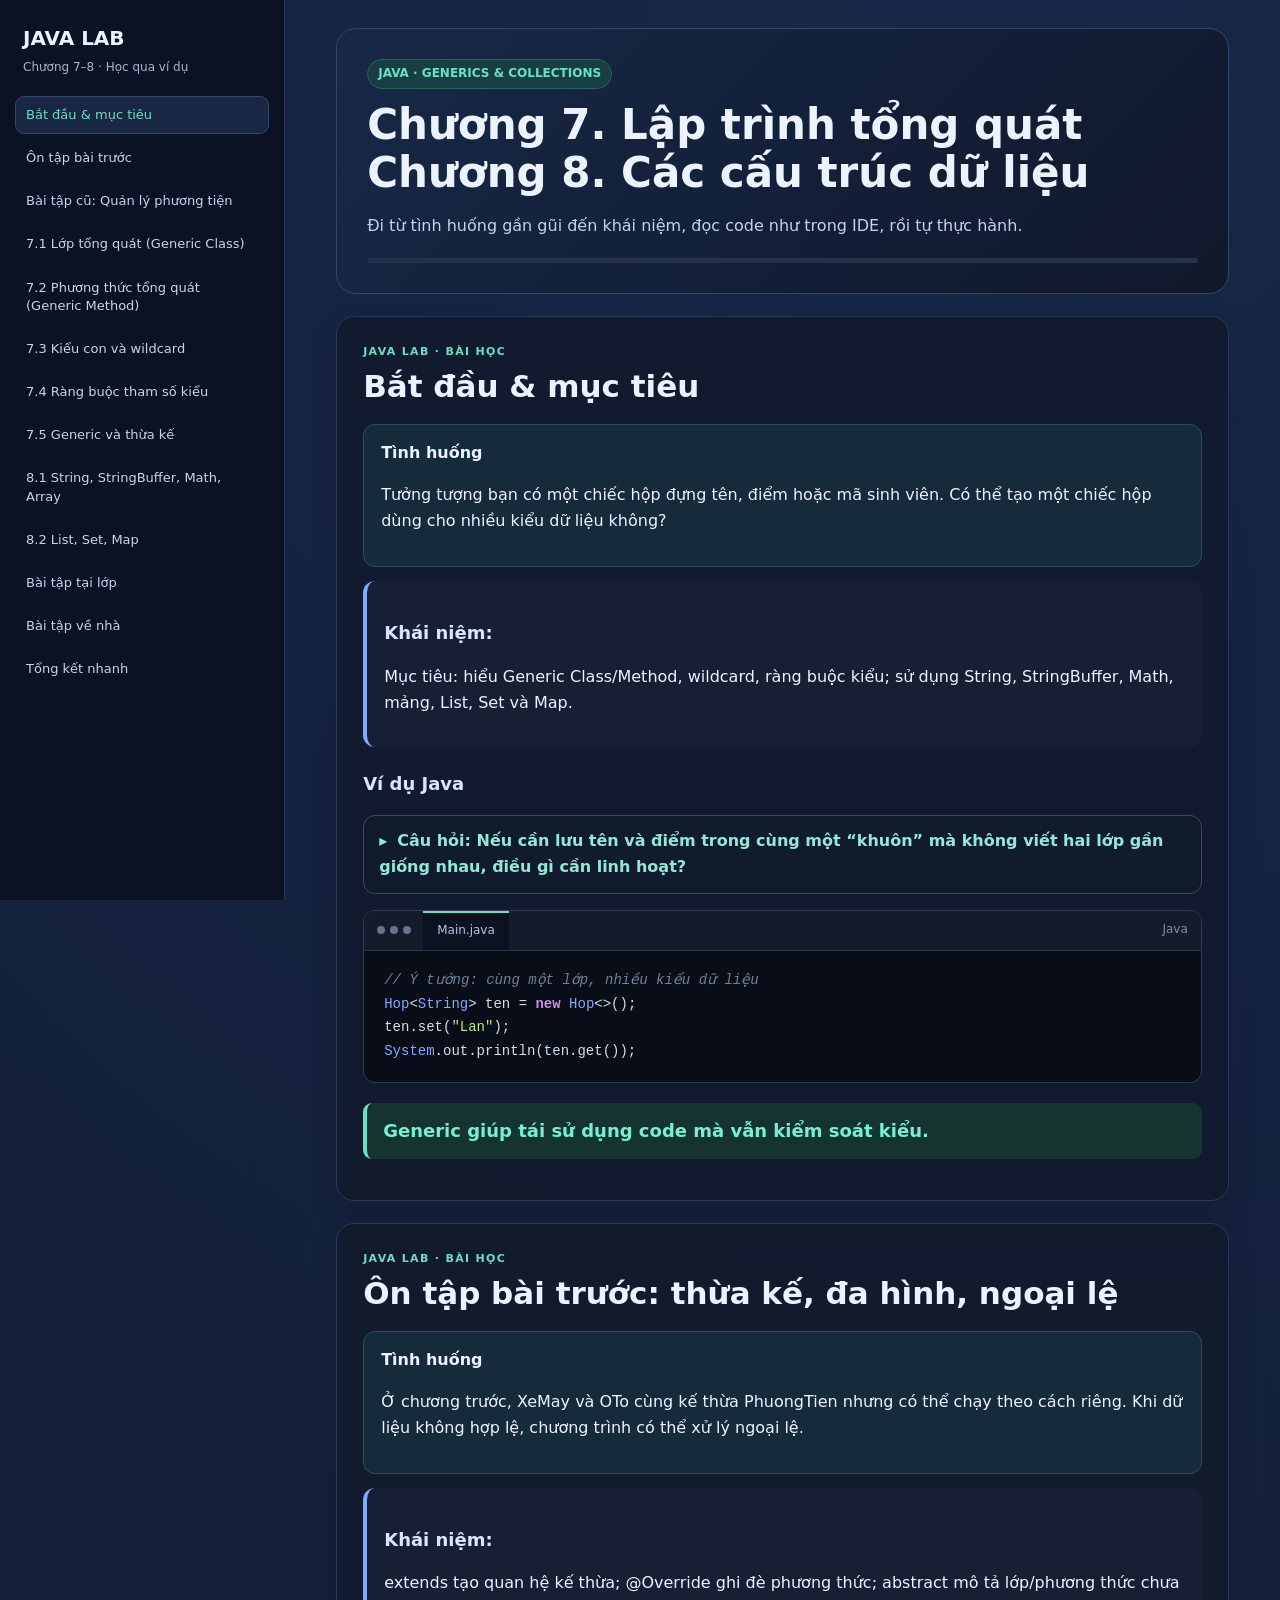
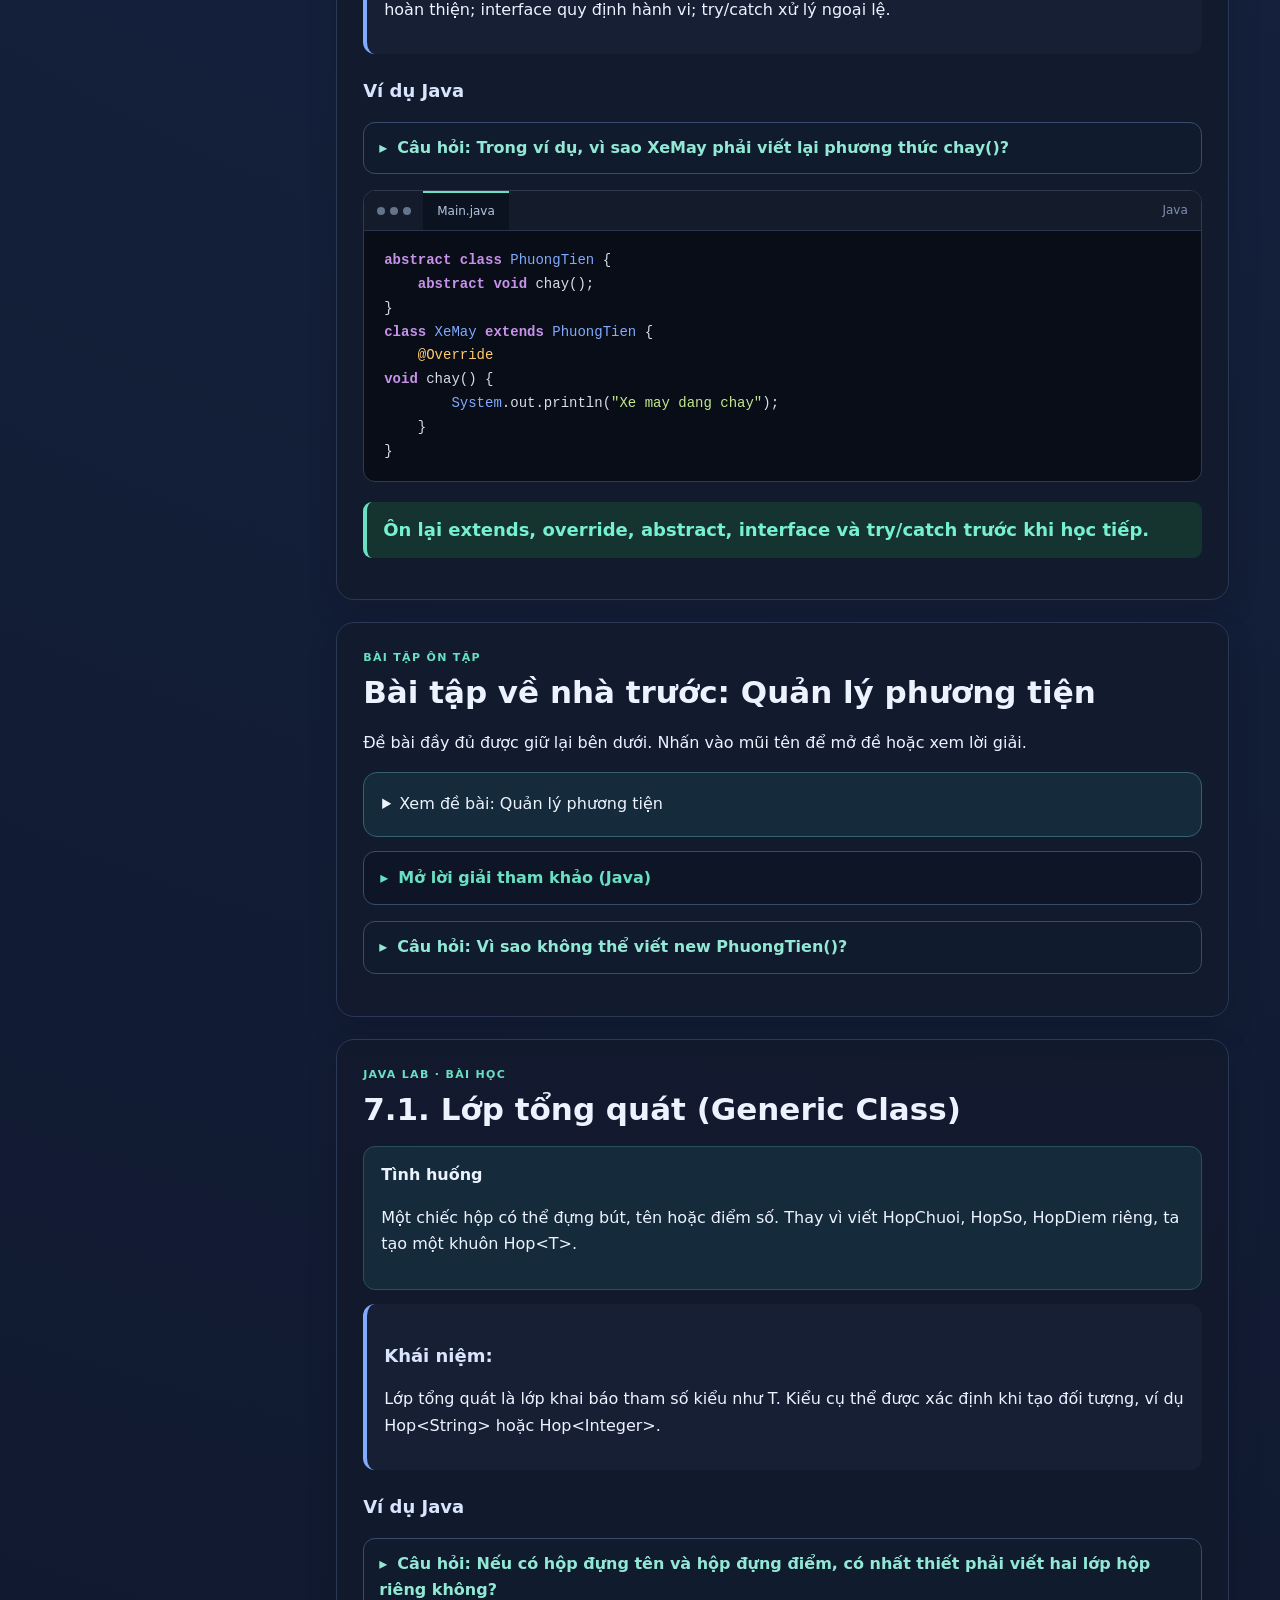
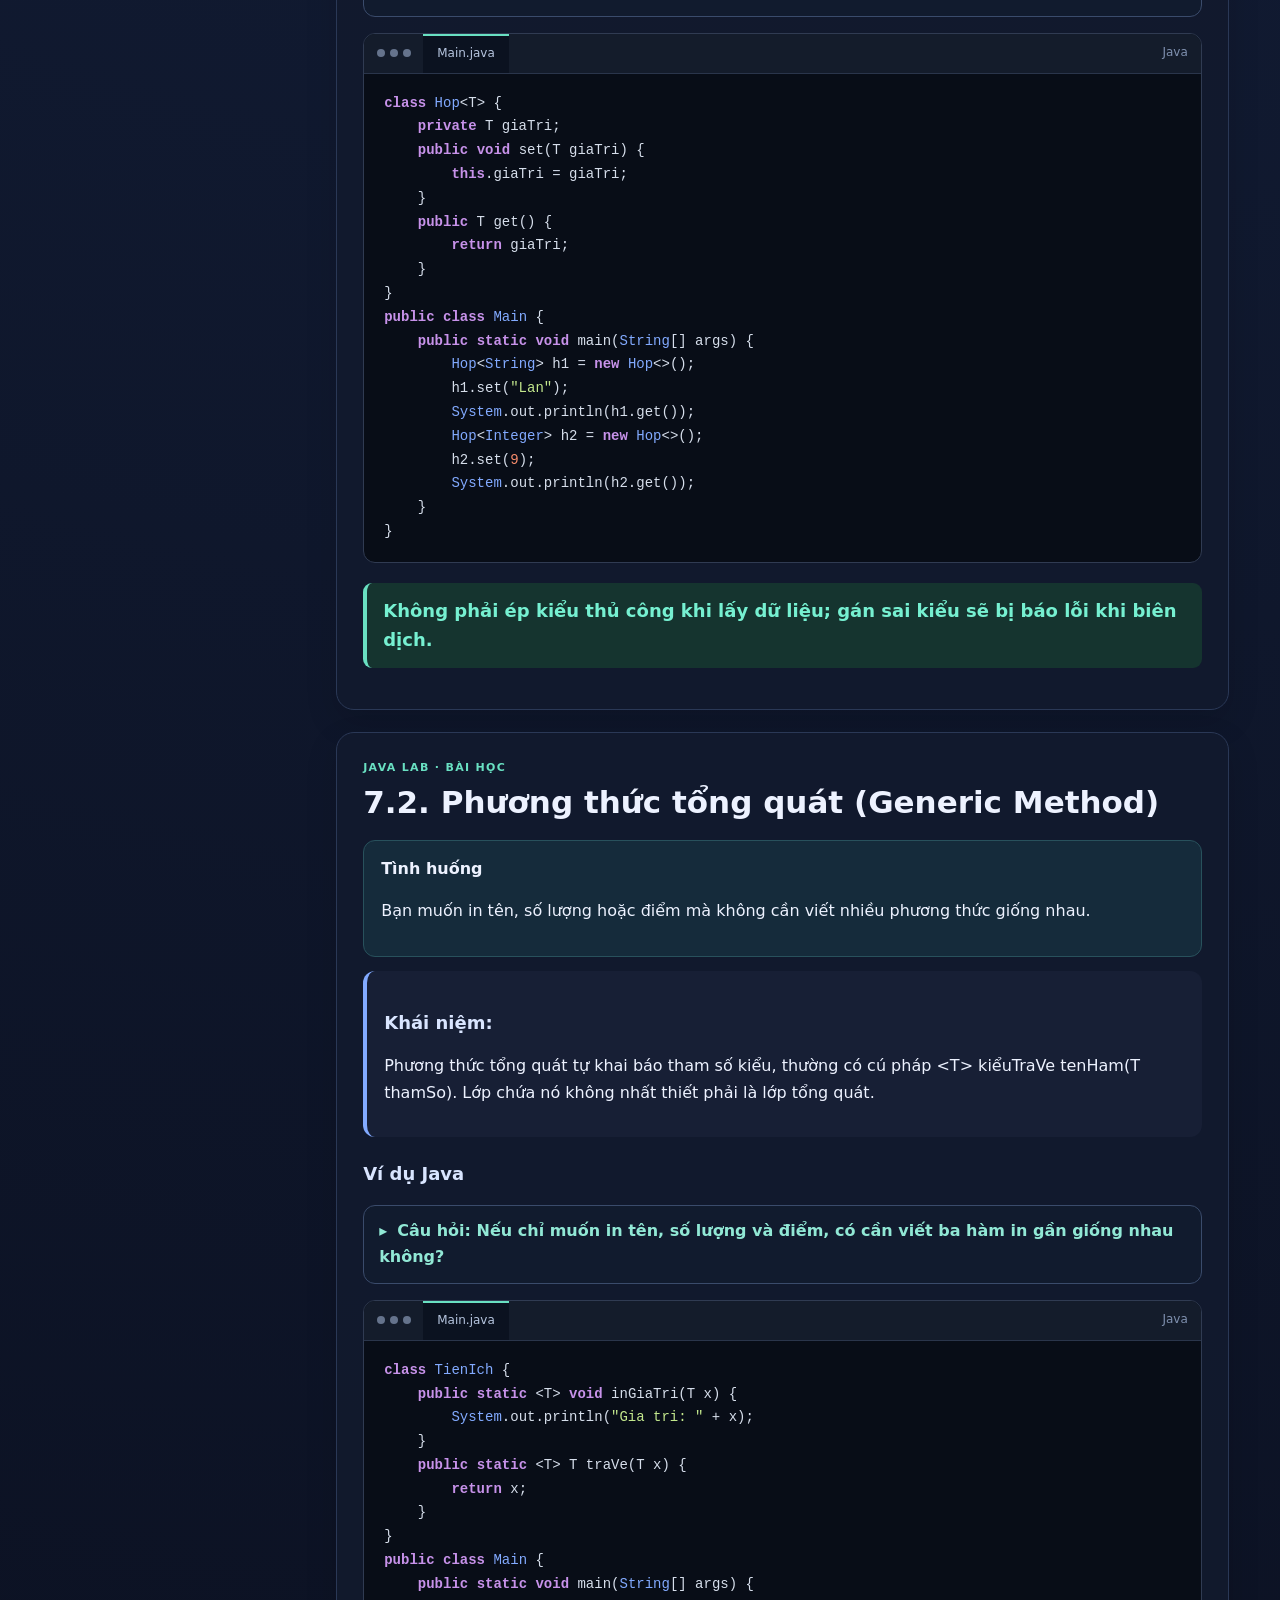
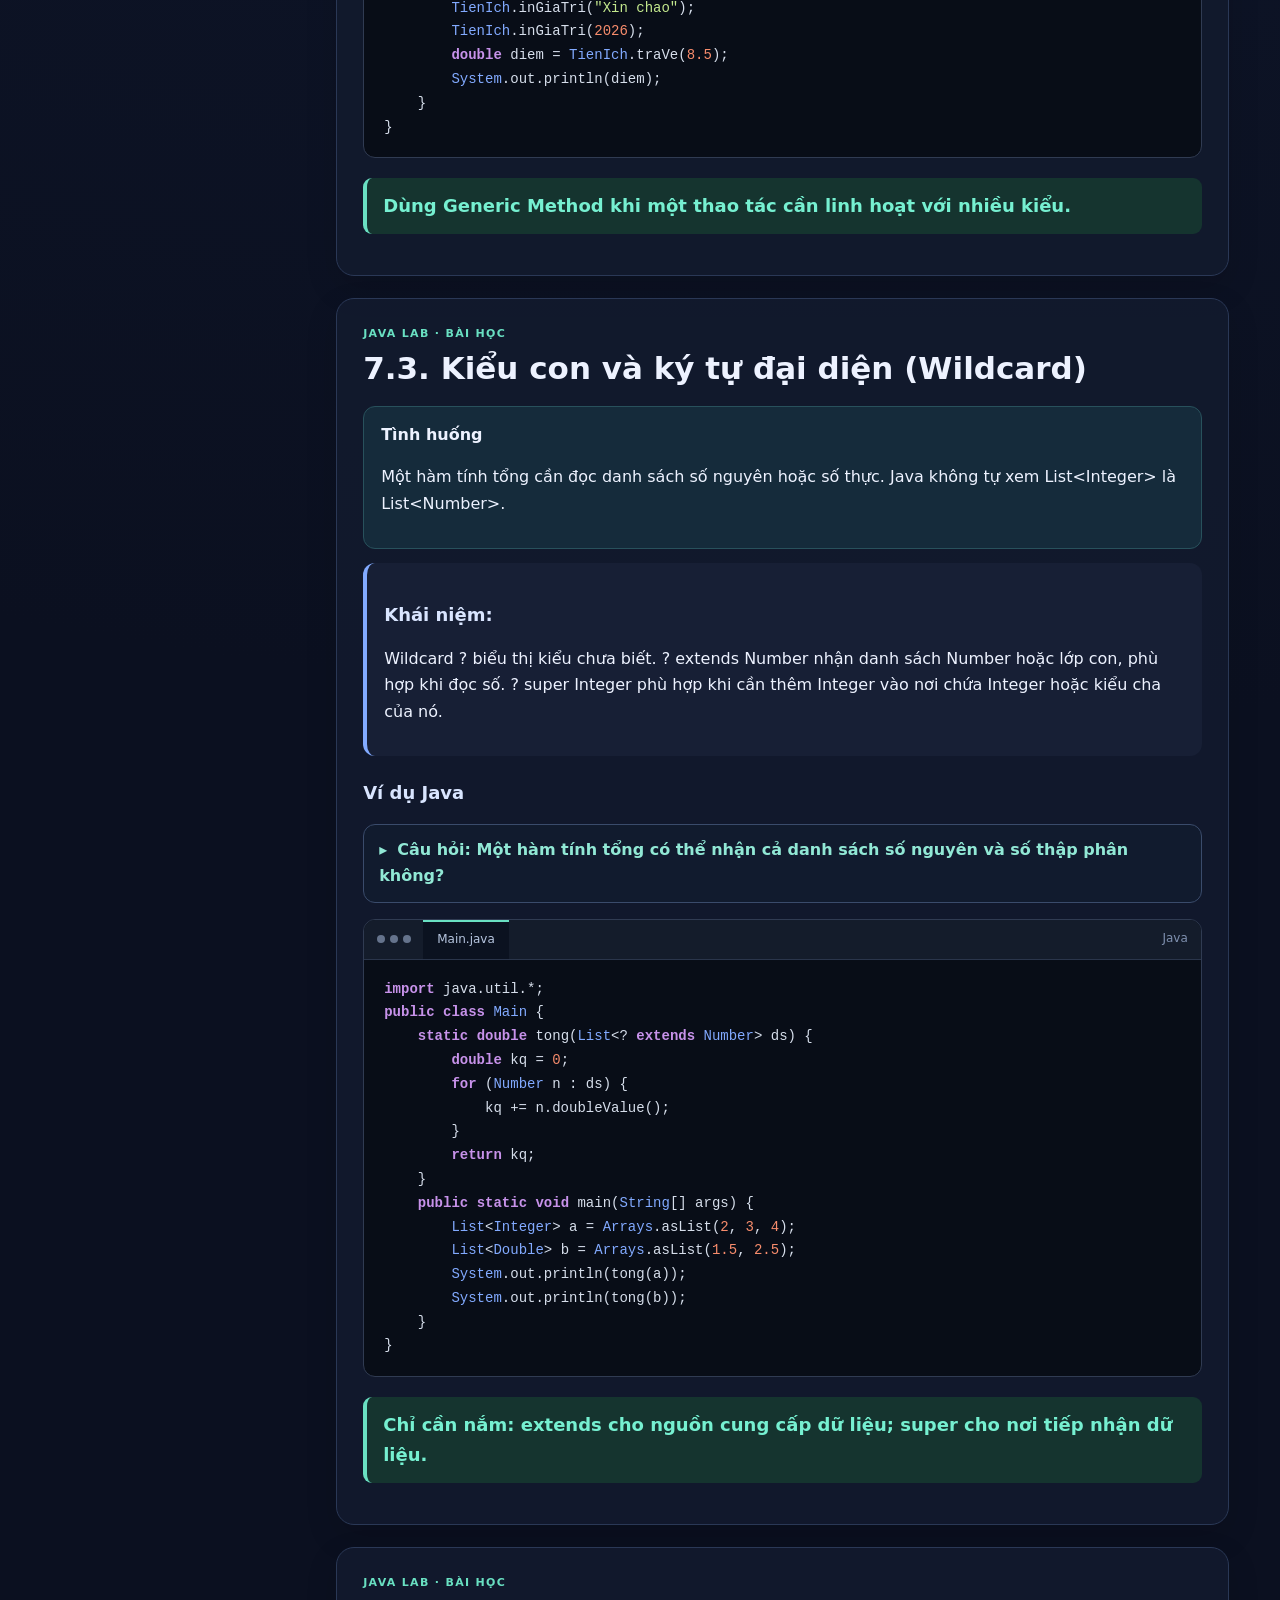
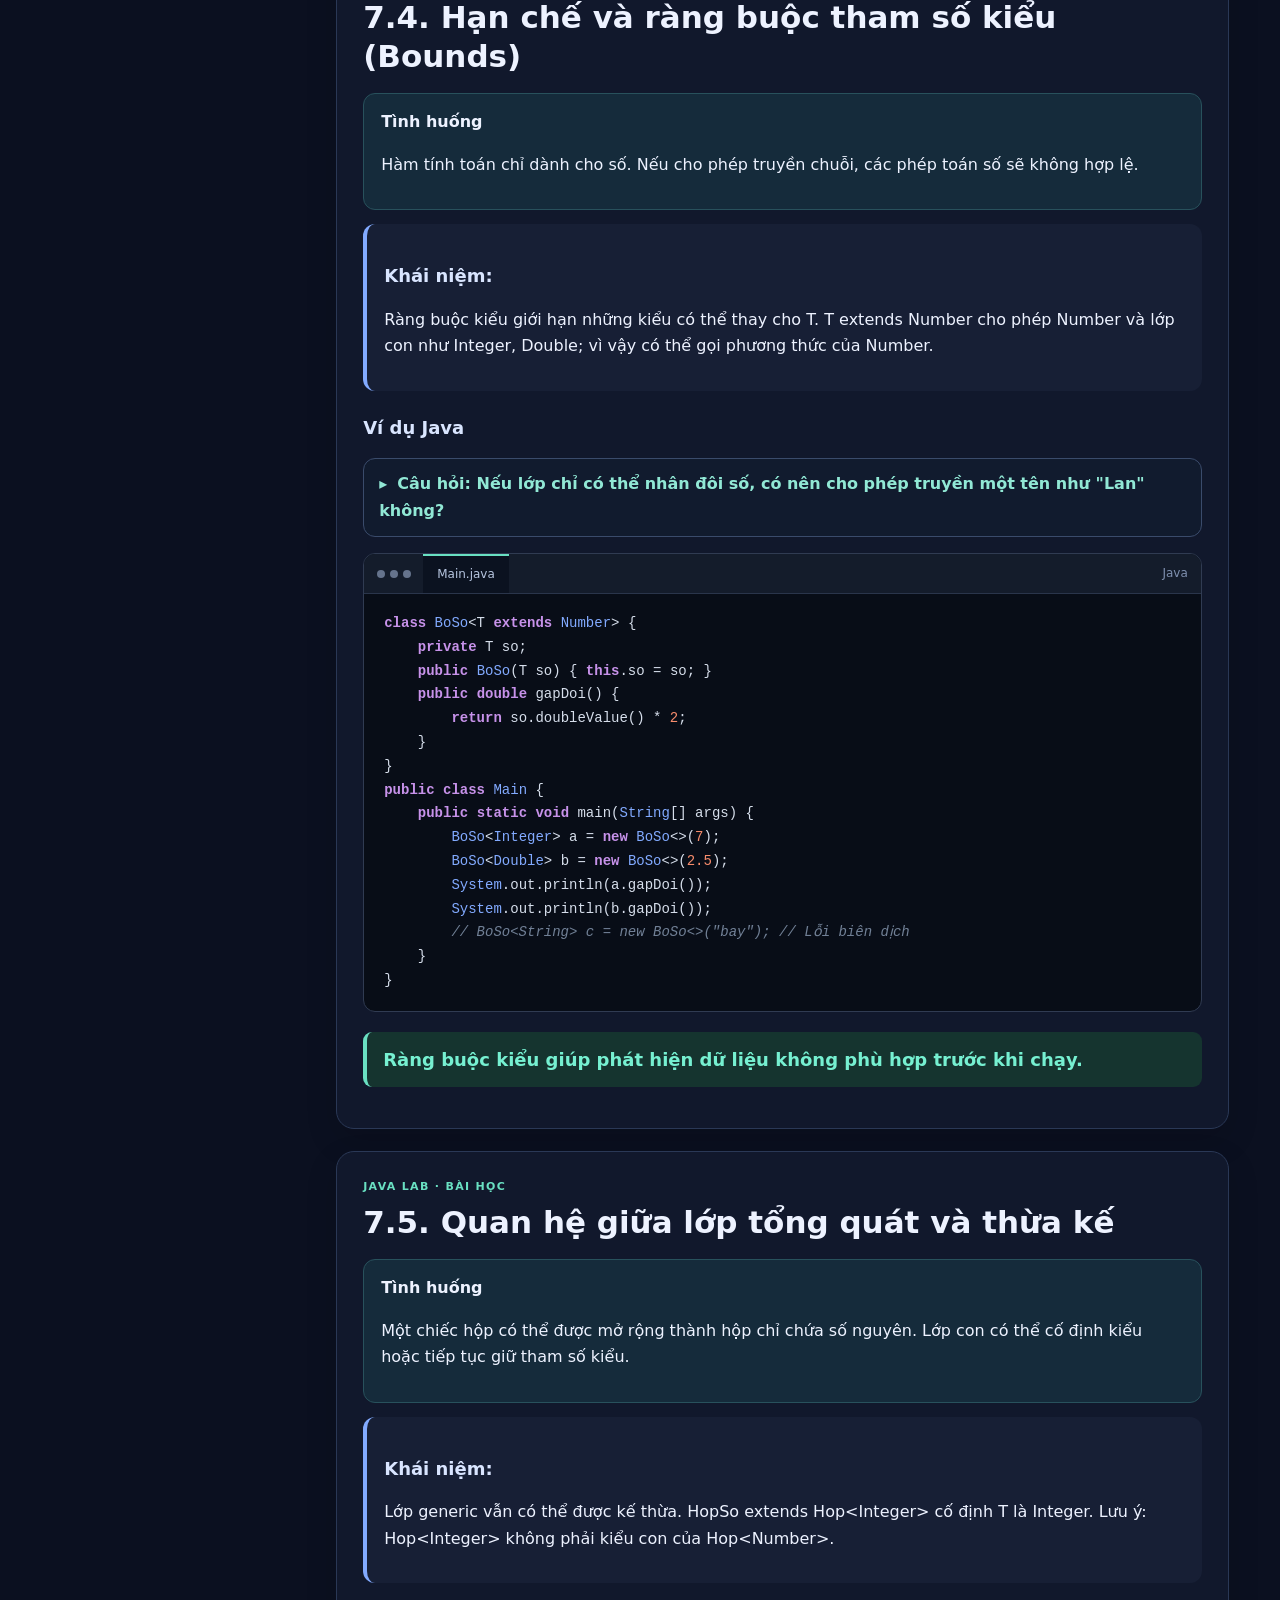
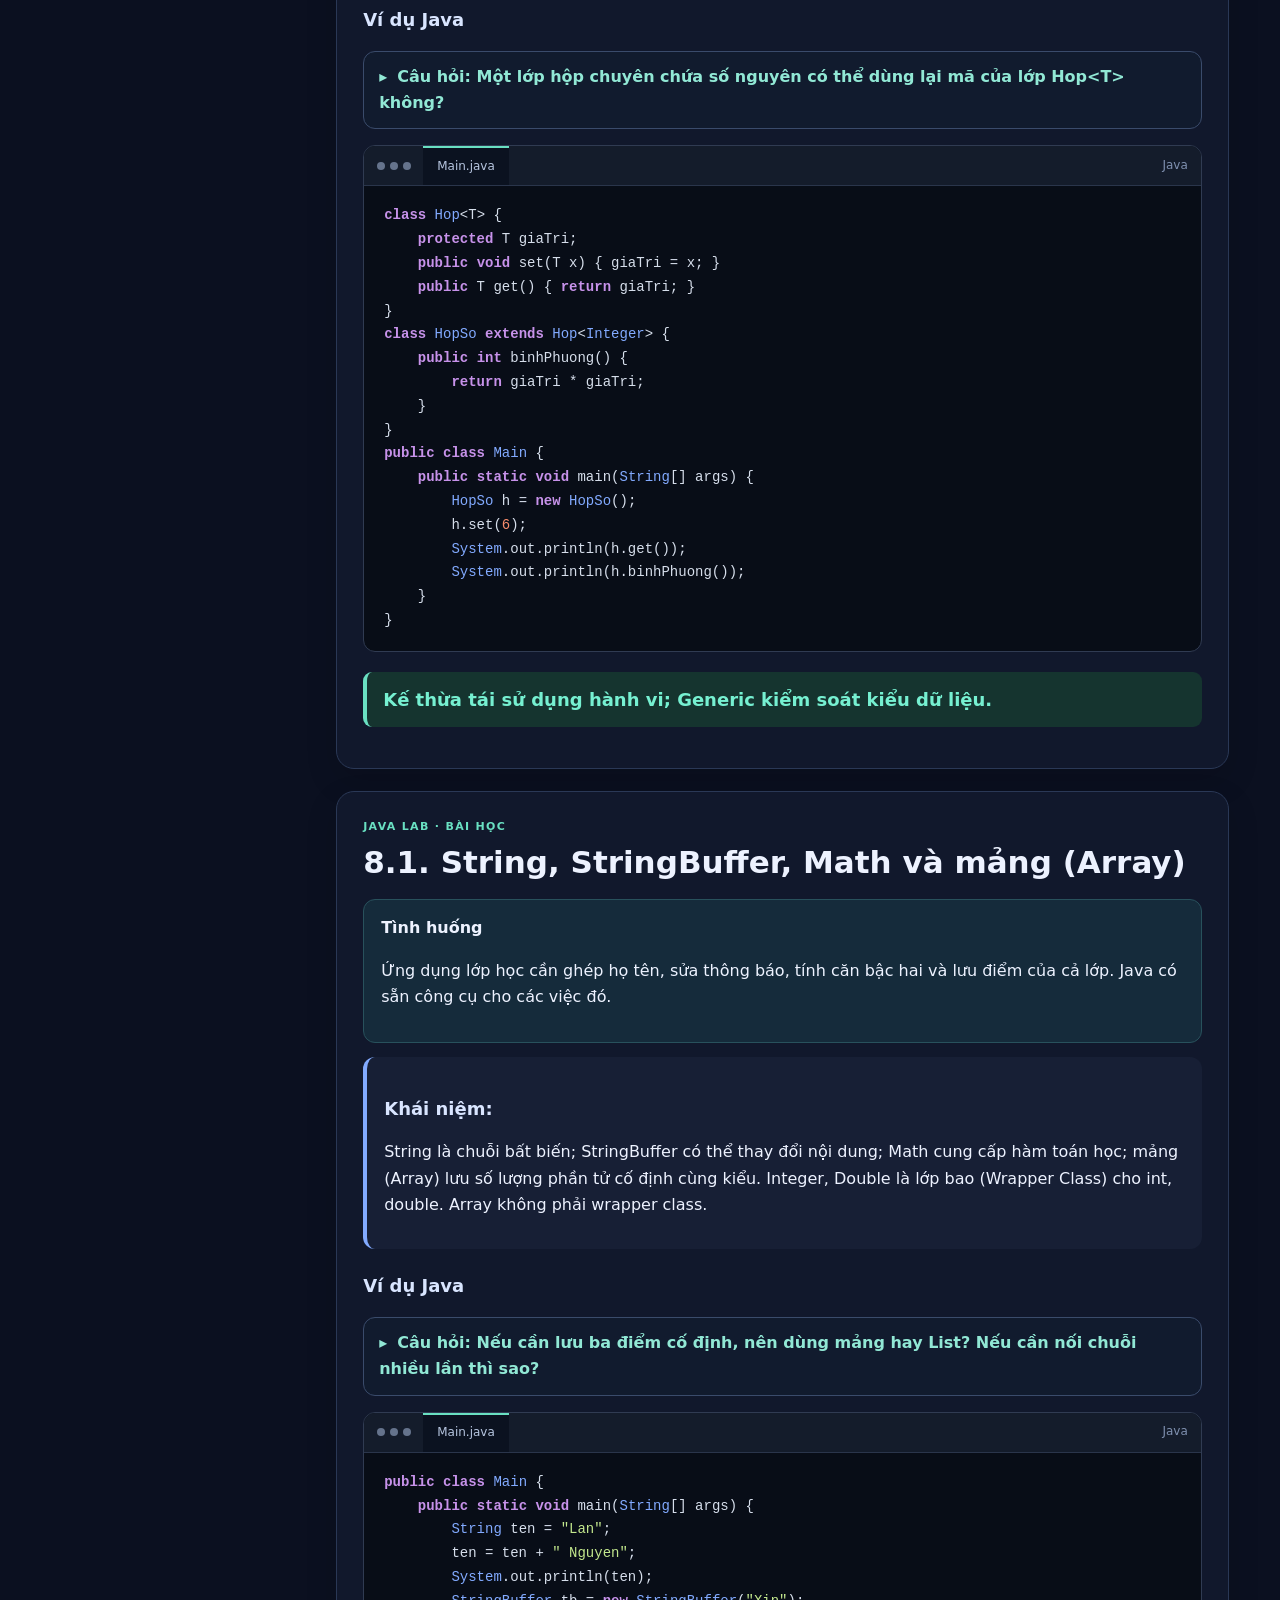
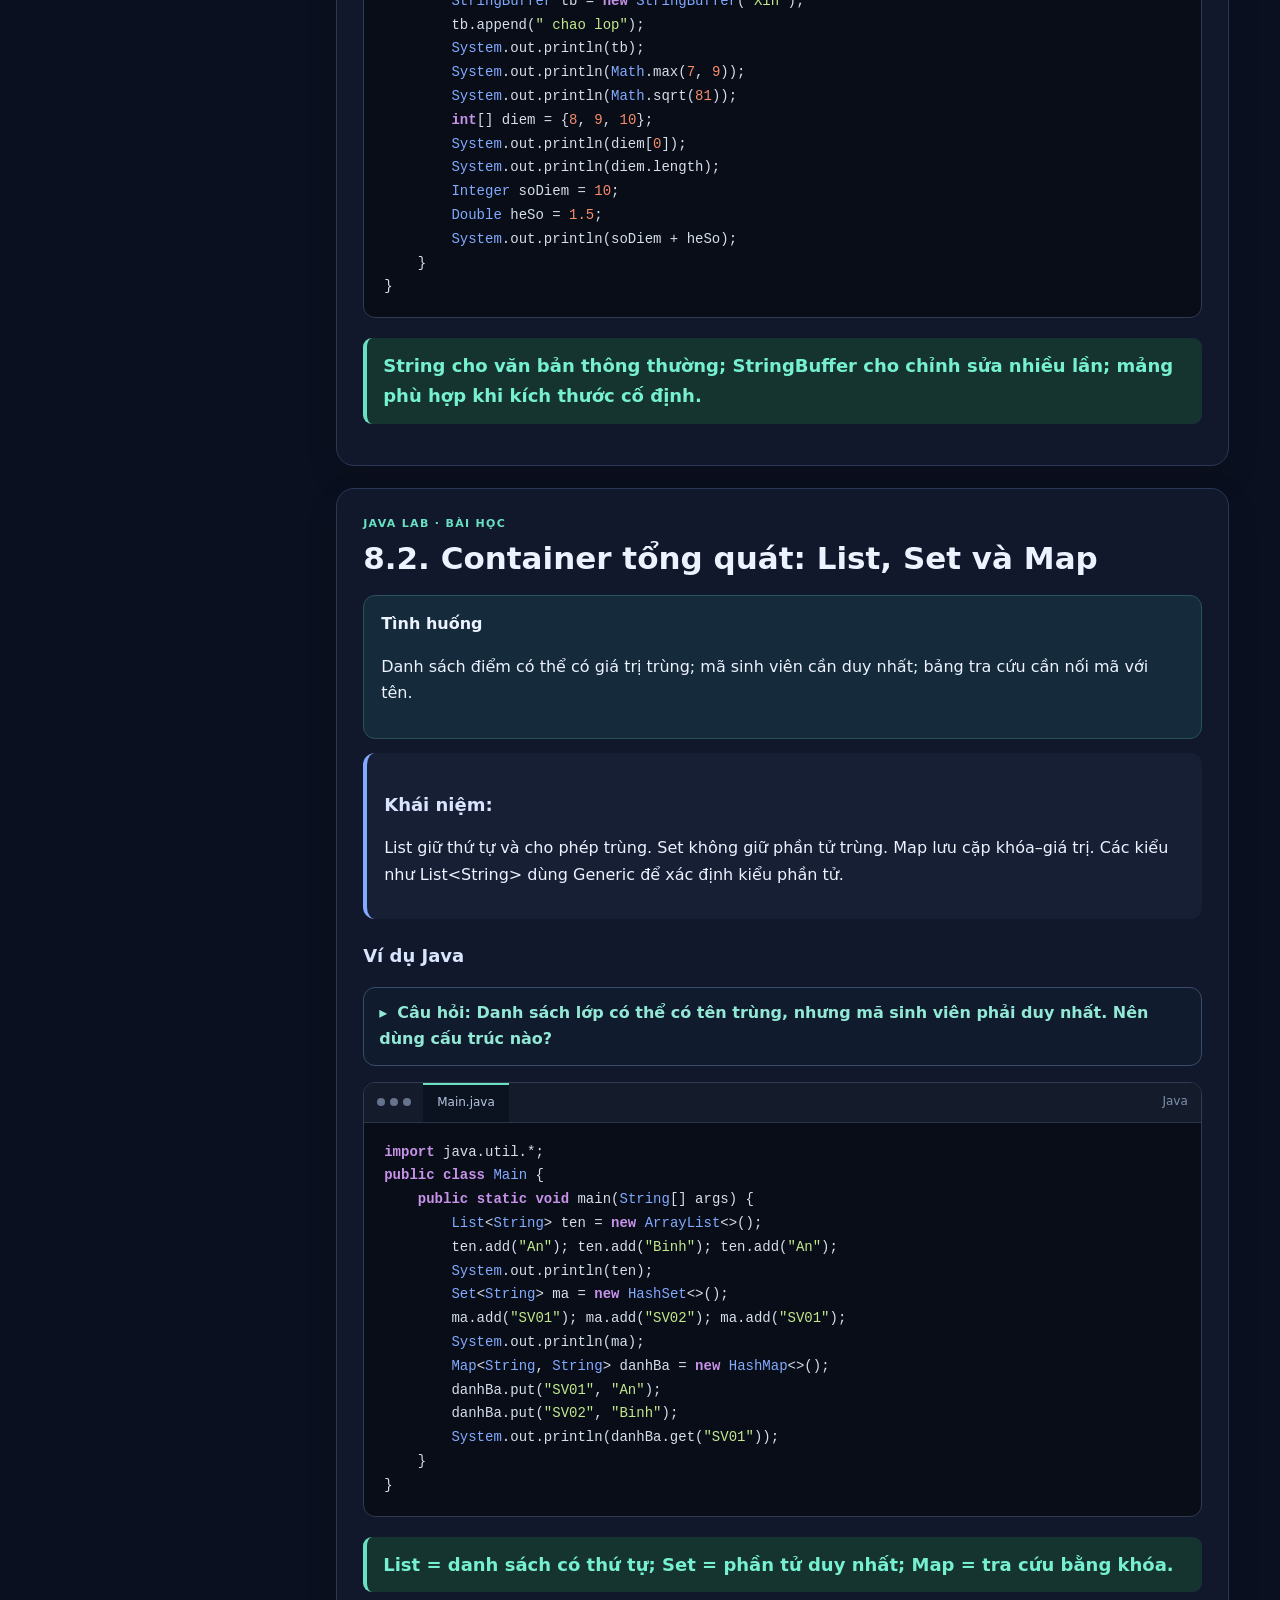
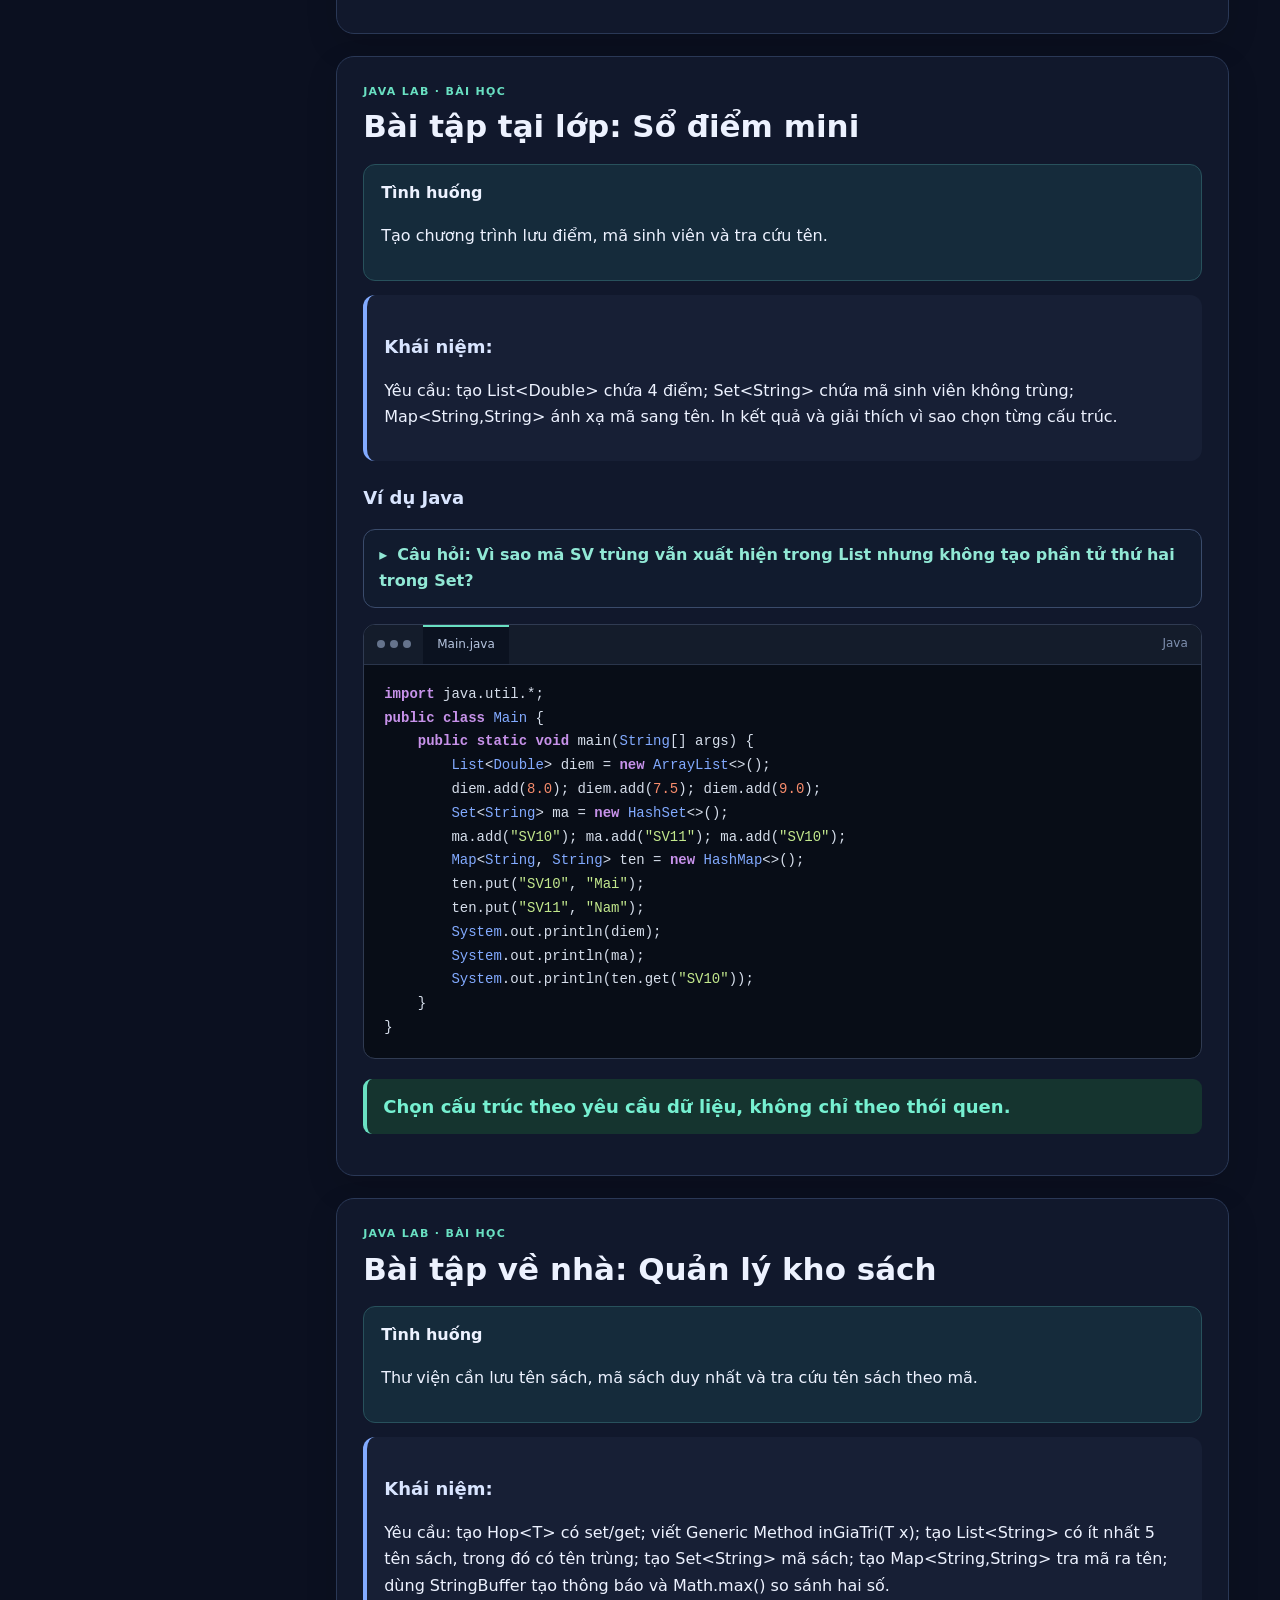
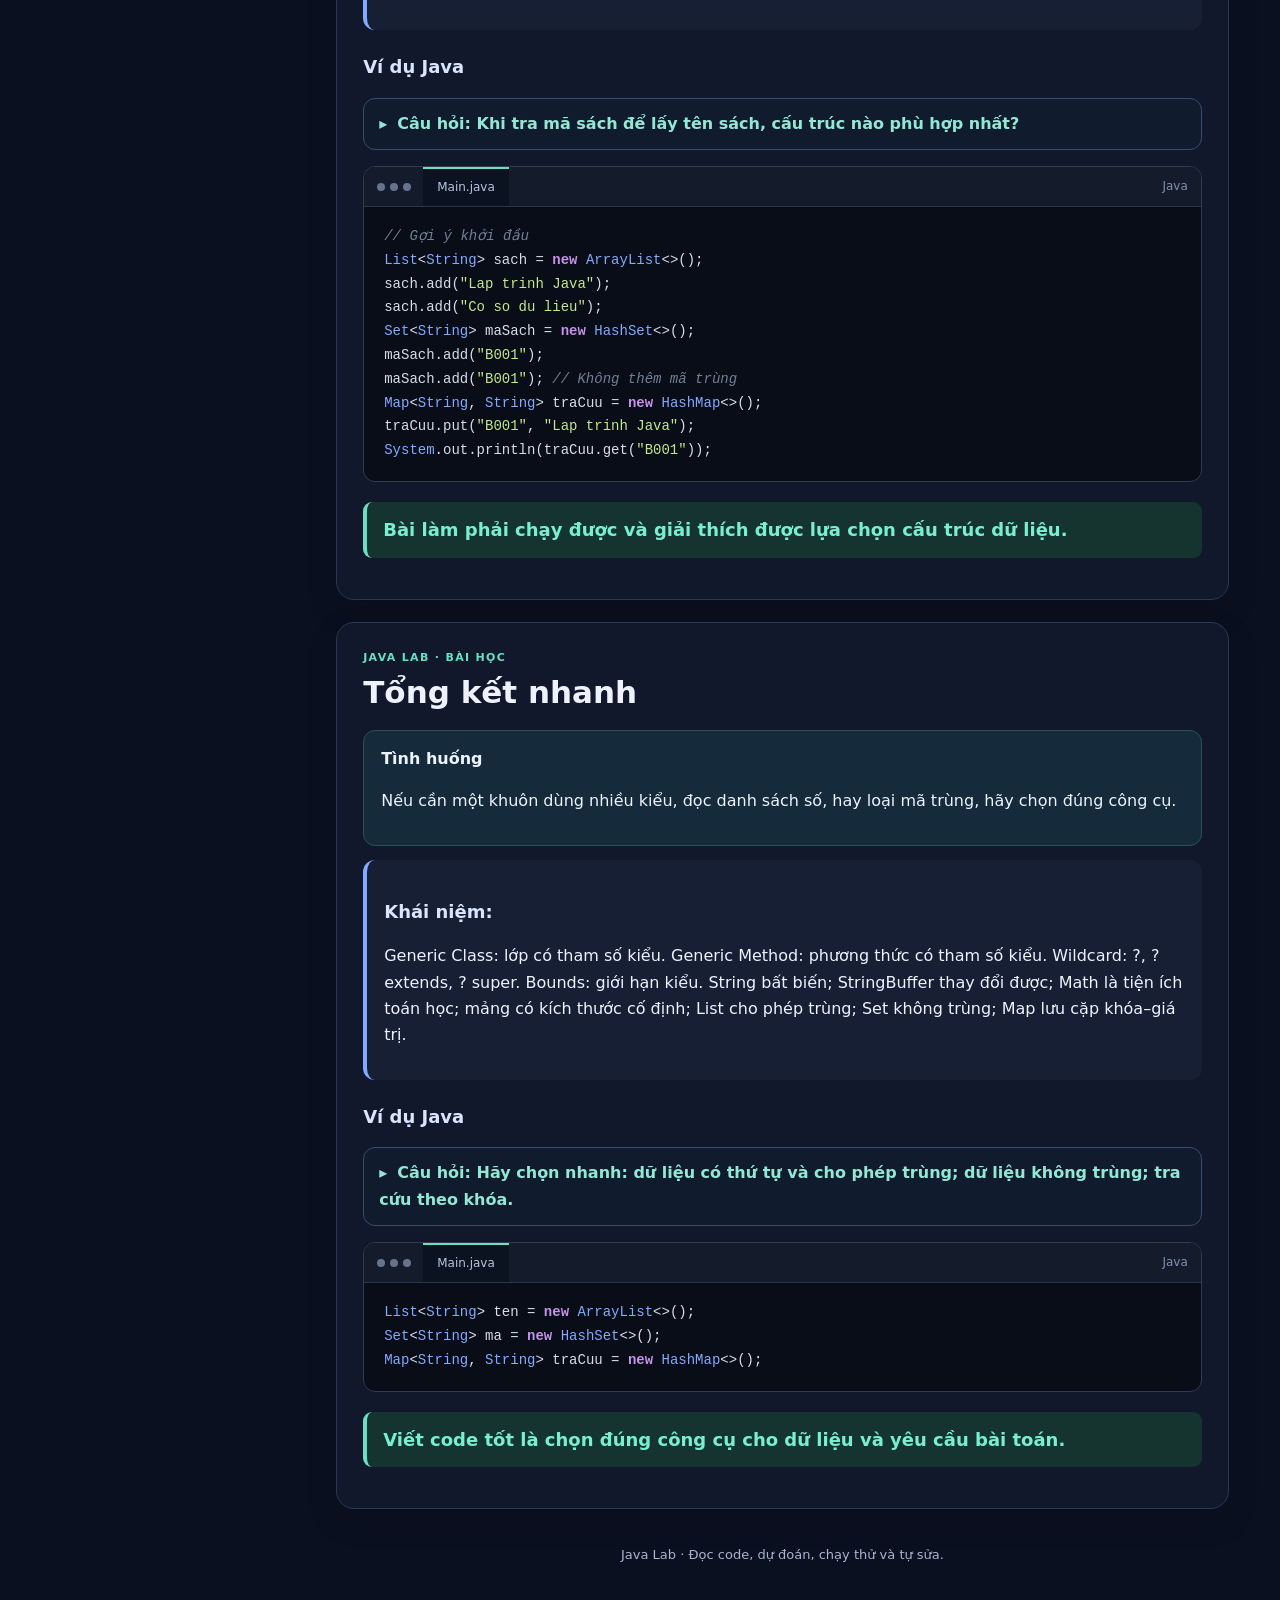
<file: jobit/Chuong7_8.html>
<!DOCTYPE html>
<html lang="vi"><head><meta charset="utf-8"/><meta content="width=device-width,initial-scale=1" name="viewport"/><title>Java – Chương 7 &amp; 8 | Bài học</title><style>
:root{--bg:#0b1020;--panel:#121a2e;--text:#edf2ff;--muted:#a8b4d0;--line:#2a3856;--accent:#69e0c2;--blue:#82aaff}*{box-sizing:border-box}html{scroll-behavior:smooth;scroll-padding-top:20px}body{margin:0;background:radial-gradient(circle at 80% 0%,#182747 0,#0b1020 38%);color:var(--text);font:16px/1.65 system-ui,sans-serif}.app{display:grid;grid-template-columns:285px minmax(0,1fr);min-height:100vh}aside{position:sticky;top:0;height:100vh;overflow:auto;padding:22px 15px;background:#0b1223;border-right:1px solid var(--line)}.brand{font-weight:900;font-size:20px;margin:0 8px}.sub{font-size:12px;color:var(--muted);margin:3px 8px 18px}nav{display:grid;gap:5px}nav a{color:#c8d4ee;text-decoration:none;font-size:13px;line-height:1.4;padding:9px 10px;border-radius:9px;border:1px solid transparent}nav a:hover,nav a.active{background:#192744;border-color:#334768;color:var(--accent)}main{padding:28px clamp(18px,4vw,56px) 80px;max-width:1250px;width:100%;min-width:0}.hero{padding:30px;border:1px solid #334668;background:linear-gradient(135deg,#172847,#10182b);border-radius:20px;margin-bottom:22px}.hero h1{font-size:clamp(28px,4vw,42px);line-height:1.15;margin:12px 0}.hero p{color:#c5d2ec}.pill{display:inline-block;background:#173f43;color:var(--accent);border:1px solid #28635f;padding:4px 10px;border-radius:999px;font-size:12px;font-weight:800}.progress-wrap{height:5px;background:#25314a;border-radius:10px;overflow:hidden;margin-top:18px}#progress{height:100%;width:0;background:var(--accent)}.lesson{background:#121a2ee8;border:1px solid var(--line);border-radius:18px;padding:26px;margin:22px 0;box-shadow:0 12px 32px #0002}.eyebrow{font-size:11px;color:var(--accent);font-weight:800;letter-spacing:.12em}h2{font-size:clamp(23px,3vw,31px);line-height:1.25;margin:6px 0 18px}h3{font-size:18px;margin:22px 0 10px;color:#d9e5ff}.story,.concept,.takeaway,.teacher-note{padding:15px 17px;border-radius:12px;margin:14px 0}.story{background:#152b3b;border:1px solid #28515c}.concept{background:#171f35;border-left:4px solid var(--blue)}.takeaway{background:#17332f;border:1px solid #285d50;color:#d8fff2}.teacher-note{background:#302a1a;border:1px solid #66552b;color:#ffe7a1}.ide{background:#080d17;border:1px solid #303b52;border-radius:12px;overflow:hidden;margin:14px 0 20px}.idebar{height:40px;display:flex;align-items:center;gap:12px;padding:0 13px;background:#141c2b;border-bottom:1px solid #2a354b;color:#b6c5df;font-size:12px}.dots{display:flex;gap:5px}.dots i{width:8px;height:8px;border-radius:50%;background:#65738c}.filename{background:#0b1220;padding:9px 14px;border-top:2px solid var(--accent);align-self:stretch;display:flex;align-items:center}.status{margin-left:auto;color:#7f90af}pre{margin:0;padding:18px 20px;overflow:auto;color:#d7e2f4;font:14px/1.7 ui-monospace,SFMono-Regular,Menlo,Consolas,monospace;white-space:pre;tab-size:4}ol{padding-left:24px;color:#c8d5ee}li{padding:3px 0}.guide{color:var(--muted);font-size:14px}.footer{text-align:center;color:var(--muted);font-size:13px;margin:35px}@media(max-width:850px){.app{grid-template-columns:1fr}aside{position:relative;height:auto;border-right:0;border-bottom:1px solid var(--line);padding:14px}nav{display:flex;overflow:auto}nav a{white-space:nowrap}main{padding:16px}.lesson{padding:18px}.hero{padding:22px}}
/* Syntax colors and interaction */ .kw{color:#c792ea;font-weight:600}.type{color:#82aaff}.str{color:#c3e88d}.num{color:#f78c6c}.comment{color:#718096;font-style:italic}.anno{color:#ffcb6b}.question{margin:16px 0;border:1px solid #3a4b6b;border-radius:12px;background:#111b2e;overflow:hidden}.question summary{cursor:pointer;padding:12px 15px;color:#91e8d5;font-weight:800;list-style:none}.question summary::-webkit-details-marker{display:none}.question summary:before{content:"▸";display:inline-block;margin-right:10px;transition:transform .2s}.question[open] summary:before{transform:rotate(90deg)}.answer{padding:0 16px 14px;color:#d5e1f7}.scriptbox{background:#242038;border:1px solid #51436f;border-radius:12px;padding:16px 18px;margin:14px 0;color:#e5dcff}.scriptbox h3{margin-top:0;color:#d5b8ff}.scriptbox p{margin:8px 0}.assignment{background:#152b3b;border:1px solid #376071;border-radius:14px;padding:18px;margin:14px 0}.solution details{border:1px solid #3a4b6b;border-radius:12px;background:#0d1526;margin:12px 0;overflow:hidden}.solution summary{cursor:pointer;padding:13px 16px;color:#69e0c2;font-weight:800;list-style:none}.solution summary::-webkit-details-marker{display:none}.solution summary:before{content:"▸";display:inline-block;margin-right:10px}.solution details[open] summary:before{transform:rotate(90deg)}.solution .answer{padding:0 16px 16px}.leadline{font-size:18px;font-weight:850;color:#76f0d1;background:#15342f;border-left:4px solid #69e0c2;padding:13px 16px;border-radius:9px;margin:15px 0}.ide pre{color:#d6deeb}.ide code{font:inherit}.question strong{color:#fff}</style></head><body><div class="app"><aside><div class="brand">JAVA LAB</div><div class="sub">Chương 7–8 · Học qua ví dụ</div><nav><a href="#start">Bắt đầu &amp; mục tiêu</a><a href="#review">Ôn tập bài trước</a><a href="#vehicle-homework">Bài tập cũ: Quản lý phương tiện</a><a href="#71">7.1 Lớp tổng quát (Generic Class)</a><a href="#72">7.2 Phương thức tổng quát (Generic Method)</a><a href="#73">7.3 Kiểu con và wildcard</a><a href="#74">7.4 Ràng buộc tham số kiểu</a><a href="#75">7.5 Generic và thừa kế</a><a href="#81">8.1 String, StringBuffer, Math, Array</a><a href="#82">8.2 List, Set, Map</a><a href="#classwork">Bài tập tại lớp</a><a href="#homework">Bài tập về nhà</a><a href="#summary">Tổng kết nhanh</a></nav></aside><main><header class="hero"><span class="pill">JAVA · GENERICS &amp; COLLECTIONS</span><h1>Chương 7. Lập trình tổng quát<br/>Chương 8. Các cấu trúc dữ liệu</h1><p>Đi từ tình huống gần gũi đến khái niệm, đọc code như trong IDE, rồi tự thực hành.</p><div class="progress-wrap"><div id="progress"></div></div></header><section class="lesson" id="start"><div class="eyebrow">JAVA LAB · BÀI HỌC</div><h2>Bắt đầu &amp; mục tiêu</h2><div class="story"><b>Tình huống</b><p>Tưởng tượng bạn có một chiếc hộp đựng tên, điểm hoặc mã sinh viên. Có thể tạo một chiếc hộp dùng cho nhiều kiểu dữ liệu không?</p></div><div class="concept"><h3>Khái niệm:</h3><p>Mục tiêu: hiểu Generic Class/Method, wildcard, ràng buộc kiểu; sử dụng String, StringBuffer, Math, mảng, List, Set và Map.</p></div><h3>Ví dụ Java</h3><details class="question"><summary>Câu hỏi: Nếu cần lưu tên và điểm trong cùng một “khuôn” mà không viết hai lớp gần giống nhau, điều gì cần linh hoạt?</summary><div class="answer">Gợi ý: Ta cần cho phép kiểu dữ liệu được chọn khi sử dụng lớp hoặc phương thức.</div></details><div class="ide"><div class="idebar"><span class="dots"><i></i><i></i><i></i></span><span class="filename">Main.java</span><span class="status">Java</span></div><pre><code><span class="comment">// Ý tưởng: cùng một lớp, nhiều kiểu dữ liệu</span>
<span class="type">Hop</span>&lt;<span class="type">String</span>&gt; ten = <span class="kw">new</span> <span class="type">Hop</span>&lt;&gt;();
ten.set(<span class="str">"Lan"</span>);
<span class="type">System</span>.out.println(ten.get());</code></pre></div><p class="leadline">Generic giúp tái sử dụng code mà vẫn kiểm soát kiểu.</p></section><section class="lesson" id="review"><div class="eyebrow">JAVA LAB · BÀI HỌC</div><h2>Ôn tập bài trước: thừa kế, đa hình, ngoại lệ</h2><div class="story"><b>Tình huống</b><p>Ở chương trước, XeMay và OTo cùng kế thừa PhuongTien nhưng có thể chạy theo cách riêng. Khi dữ liệu không hợp lệ, chương trình có thể xử lý ngoại lệ.</p></div><div class="concept"><h3>Khái niệm:</h3><p> extends tạo quan hệ kế thừa; @Override ghi đè phương thức; abstract mô tả lớp/phương thức chưa hoàn thiện; interface quy định hành vi; try/catch xử lý ngoại lệ.</p></div><h3>Ví dụ Java</h3><details class="question"><summary>Câu hỏi: Trong ví dụ, vì sao XeMay phải viết lại phương thức chay()?</summary><div class="answer">Gợi ý: Vì PhuongTien khai báo chay() trừu tượng; mỗi lớp con phải cung cấp cách chạy cụ thể.</div></details><div class="ide"><div class="idebar"><span class="dots"><i></i><i></i><i></i></span><span class="filename">Main.java</span><span class="status">Java</span></div><pre><code><span class="kw">abstract</span> <span class="kw">class</span> <span class="type">PhuongTien</span> {
    <span class="kw">abstract</span> <span class="kw">void</span> chay();
}
<span class="kw">class</span> <span class="type">XeMay</span> <span class="kw">extends</span> <span class="type">PhuongTien</span> {
    <span class="anno">@Override</span>
<span class="kw">void</span> chay() {
        <span class="type">System</span>.out.println(<span class="str">"Xe may dang chay"</span>);
    }
}</code></pre></div><p class="leadline">Ôn lại extends, override, abstract, interface và try/catch trước khi học tiếp.</p></section><section class="lesson" id="vehicle-homework"><div class="eyebrow">BÀI TẬP ÔN TẬP</div><h2>Bài tập về nhà trước: Quản lý phương tiện</h2><p>Đề bài đầy đủ được giữ lại bên dưới. Nhấn vào mũi tên để mở đề hoặc xem lời giải.</p><div class="assignment"><details><summary>Xem đề bài: Quản lý phương tiện</summary><div class="answer"><h3>BÀI TẬP VỀ NHÀ: QUẢN LÝ PHƯƠNG TIỆN</h3><p>Viết chương trình Java quản lý các loại phương tiện giao thông.</p><h3>Yêu cầu</h3><p>1. Tạo lớp `PhuongTien` gồm thuộc tính `ten` và phương thức `hienThiTen()`.</p><p>2. Tạo hai lớp `XeMay` và `OTo` kế thừa từ `PhuongTien`.</p><p>3. Tạo phương thức `chay()` trong `PhuongTien`, ghi đè trong `XeMay` và `OTo` để hiển thị thông báo khác nhau.</p><p>4. Chuyển `PhuongTien` thành lớp trừu tượng (`abstract class`) và khai báo `chay()` là phương thức trừu tượng (`abstract method`).</p><p>5. Tạo giao diện (`interface`) `CoTheBamCoi` gồm `bamCoi()`. Cho `OTo` cài đặt giao diện này.</p><p>6. Tạo `kiemTraTocDo(int tocDo)`. Nếu `tocDo &lt; 0`, ném `IllegalArgumentException` và xử lý bằng `try/catch`.</p><p>7. Trong `main()`, tạo ít nhất một `XeMay`, một `OTo` và gọi các phương thức để kiểm tra.</p><p>**Yêu cầu nộp bài:** Chương trình biên dịch, chạy được và thể hiện thừa kế → ghi đè → lớp trừu tượng → interface → ngoại lệ và `try/catch`.</p></div></details></div><div class="solution"><details><summary>Mở lời giải tham khảo (Java)</summary><div class="answer"><p>Đây là một lời giải mẫu. Có thể đặt mỗi lớp trong một file riêng hoặc để chung trong Main.java khi các lớp không khai báo public.</p><div class="ide"><div class="idebar"><span class="dots"><i></i><i></i><i></i></span><span class="filename">Main.java</span><span class="status">Java</span></div><pre><code><span class="kw">interface</span> <span class="type">CoTheBamCoi</span> {
    <span class="kw">void</span> bamCoi();
}

<span class="kw">abstract</span> <span class="kw">class</span> <span class="type">PhuongTien</span> {
    <span class="type">String</span> ten;

    <span class="kw">void</span> hienThiTen() {
        <span class="type">System</span>.out.println(<span class="str">"Ten: "</span> + ten);
    }

    <span class="kw">abstract</span> <span class="kw">void</span> chay();

    <span class="kw">void</span> kiemTraTocDo(<span class="kw">int</span> tocDo) {
        <span class="kw">if</span> (tocDo &lt; <span class="num">0</span>) {
            <span class="kw">throw</span> <span class="kw">new</span> <span class="type">IllegalArgumentException</span>(<span class="str">"Toc do khong duoc am"</span>);
        }
        <span class="type">System</span>.out.println(<span class="str">"Toc do hop le: "</span> + tocDo);
    }
}

<span class="kw">class</span> <span class="type">XeMay</span> <span class="kw">extends</span> <span class="type">PhuongTien</span> {
    <span class="anno">@Override</span>
<span class="kw">void</span> chay() {
        <span class="type">System</span>.out.println(<span class="str">"Xe may dang chay"</span>);
    }
}

<span class="kw">class</span> <span class="type">OTo</span> <span class="kw">extends</span> <span class="type">PhuongTien</span> <span class="kw">implements</span> <span class="type">CoTheBamCoi</span> {
    <span class="anno">@Override</span>
<span class="kw">void</span> chay() {
        <span class="type">System</span>.out.println(<span class="str">"O to dang chay"</span>);
    }

    <span class="anno">@Override</span>
<span class="kw">public</span> <span class="kw">void</span> bamCoi() {
        <span class="type">System</span>.out.println(<span class="str">"O to bam coi: bip bip"</span>);
    }
}

<span class="kw">public</span> <span class="kw">class</span> <span class="type">Main</span> {
    <span class="kw">public</span> <span class="kw">static</span> <span class="kw">void</span> main(<span class="type">String</span>[] args) {
        <span class="type">XeMay</span> xeMay = <span class="kw">new</span> <span class="type">XeMay</span>();
        xeMay.ten = <span class="str">"Honda"</span>;
        xeMay.hienThiTen();
        xeMay.chay();

        <span class="type">OTo</span> oTo = <span class="kw">new</span> <span class="type">OTo</span>();
        oTo.ten = <span class="str">"Toyota"</span>;
        oTo.hienThiTen();
        oTo.chay();
        oTo.bamCoi();

        <span class="kw">try</span> {
            xeMay.kiemTraTocDo(-<span class="num">10</span>);
        } <span class="kw">catch</span> (<span class="type">IllegalArgumentException</span> e) {
            <span class="type">System</span>.out.println(<span class="str">"Loi: toc do khong hop le"</span>);
        }

        oTo.kiemTraTocDo(<span class="num">50</span>);
    }
}</code></pre></div><div class="concept"><h3>Cách đọc lời giải</h3><p>PhuongTien là lớp trừu tượng nên không tạo trực tiếp đối tượng PhuongTien. XeMay và OTo kế thừa, mỗi lớp tự định nghĩa chay(). OTo cài đặt CoTheBamCoi. Khi tốc độ âm, throw ném IllegalArgumentException và catch xử lý lỗi.</p></div></div></details></div><details class="question"><summary>Câu hỏi: Vì sao không thể viết new PhuongTien()?</summary><div class="answer">Vì PhuongTien là abstract class. Lớp trừu tượng có thể chứa phương thức chưa có phần triển khai và không thể được khởi tạo trực tiếp.</div></details></section><section class="lesson" id="71"><div class="eyebrow">JAVA LAB · BÀI HỌC</div><h2>7.1. Lớp tổng quát (Generic Class)</h2><div class="story"><b>Tình huống</b><p>Một chiếc hộp có thể đựng bút, tên hoặc điểm số. Thay vì viết HopChuoi, HopSo, HopDiem riêng, ta tạo một khuôn Hop&lt;T&gt;.</p></div><div class="concept"><h3>Khái niệm:</h3><p>Lớp tổng quát là lớp khai báo tham số kiểu như T. Kiểu cụ thể được xác định khi tạo đối tượng, ví dụ Hop&lt;String&gt; hoặc Hop&lt;Integer&gt;.</p></div><h3>Ví dụ Java</h3><details class="question"><summary>Câu hỏi: Nếu có hộp đựng tên và hộp đựng điểm, có nhất thiết phải viết hai lớp hộp riêng không?</summary><div class="answer">Gợi ý: Không. Có thể viết Hop&lt;T&gt;, rồi dùng Hop&lt;String&gt; cho tên và Hop&lt;Integer&gt; cho điểm. T là tên tham số kiểu do người lập trình đặt; khi viết Hop&lt;String&gt;, Java hiểu chỗ T là String trong khai báo generic đó.</div></details><div class="ide"><div class="idebar"><span class="dots"><i></i><i></i><i></i></span><span class="filename">Main.java</span><span class="status">Java</span></div><pre><code><span class="kw">class</span> <span class="type">Hop</span>&lt;T&gt; {
    <span class="kw">private</span> T giaTri;
    <span class="kw">public</span> <span class="kw">void</span> set(T giaTri) {
        <span class="kw">this</span>.giaTri = giaTri;
    }
    <span class="kw">public</span> T get() {
        <span class="kw">return</span> giaTri;
    }
}
<span class="kw">public</span> <span class="kw">class</span> <span class="type">Main</span> {
    <span class="kw">public</span> <span class="kw">static</span> <span class="kw">void</span> main(<span class="type">String</span>[] args) {
        <span class="type">Hop</span>&lt;<span class="type">String</span>&gt; h1 = <span class="kw">new</span> <span class="type">Hop</span>&lt;&gt;();
        h1.set(<span class="str">"Lan"</span>);
        <span class="type">System</span>.out.println(h1.get());
        <span class="type">Hop</span>&lt;<span class="type">Integer</span>&gt; h2 = <span class="kw">new</span> <span class="type">Hop</span>&lt;&gt;();
        h2.set(<span class="num">9</span>);
        <span class="type">System</span>.out.println(h2.get());
    }
}</code></pre></div><p class="leadline">Không phải ép kiểu thủ công khi lấy dữ liệu; gán sai kiểu sẽ bị báo lỗi khi biên dịch.</p></section><section class="lesson" id="72"><div class="eyebrow">JAVA LAB · BÀI HỌC</div><h2>7.2. Phương thức tổng quát (Generic Method)</h2><div class="story"><b>Tình huống</b><p>Bạn muốn in tên, số lượng hoặc điểm mà không cần viết nhiều phương thức giống nhau.</p></div><div class="concept"><h3>Khái niệm:</h3><p>Phương thức tổng quát tự khai báo tham số kiểu, thường có cú pháp &lt;T&gt; kiểuTraVe tenHam(T thamSo). Lớp chứa nó không nhất thiết phải là lớp tổng quát.</p></div><h3>Ví dụ Java</h3><details class="question"><summary>Câu hỏi: Nếu chỉ muốn in tên, số lượng và điểm, có cần viết ba hàm in gần giống nhau không?</summary><div class="answer">Gợi ý: Không. Một phương thức tổng quát có thể nhận các kiểu khác nhau, miễn thao tác bên trong phù hợp với kiểu đó.</div></details><div class="ide"><div class="idebar"><span class="dots"><i></i><i></i><i></i></span><span class="filename">Main.java</span><span class="status">Java</span></div><pre><code><span class="kw">class</span> <span class="type">TienIch</span> {
    <span class="kw">public</span> <span class="kw">static</span> &lt;T&gt; <span class="kw">void</span> inGiaTri(T x) {
        <span class="type">System</span>.out.println(<span class="str">"Gia tri: "</span> + x);
    }
    <span class="kw">public</span> <span class="kw">static</span> &lt;T&gt; T traVe(T x) {
        <span class="kw">return</span> x;
    }
}
<span class="kw">public</span> <span class="kw">class</span> <span class="type">Main</span> {
    <span class="kw">public</span> <span class="kw">static</span> <span class="kw">void</span> main(<span class="type">String</span>[] args) {
        <span class="type">TienIch</span>.inGiaTri(<span class="str">"Xin chao"</span>);
        <span class="type">TienIch</span>.inGiaTri(<span class="num">2026</span>);
        <span class="kw">double</span> diem = <span class="type">TienIch</span>.traVe(<span class="num">8.5</span>);
        <span class="type">System</span>.out.println(diem);
    }
}</code></pre></div><p class="leadline">Dùng Generic Method khi một thao tác cần linh hoạt với nhiều kiểu.</p></section><section class="lesson" id="73"><div class="eyebrow">JAVA LAB · BÀI HỌC</div><h2>7.3. Kiểu con và ký tự đại diện (Wildcard)</h2><div class="story"><b>Tình huống</b><p>Một hàm tính tổng cần đọc danh sách số nguyên hoặc số thực. Java không tự xem List&lt;Integer&gt; là List&lt;Number&gt;.</p></div><div class="concept"><h3>Khái niệm:</h3><p>Wildcard ? biểu thị kiểu chưa biết. ? extends Number nhận danh sách Number hoặc lớp con, phù hợp khi đọc số. ? super Integer phù hợp khi cần thêm Integer vào nơi chứa Integer hoặc kiểu cha của nó.</p></div><h3>Ví dụ Java</h3><details class="question"><summary>Câu hỏi: Một hàm tính tổng có thể nhận cả danh sách số nguyên và số thập phân không?</summary><div class="answer">Gợi ý: Có. List&lt;? extends Number&gt; cho phép đọc các phần tử thuộc Number hoặc lớp con của Number.</div></details><div class="ide"><div class="idebar"><span class="dots"><i></i><i></i><i></i></span><span class="filename">Main.java</span><span class="status">Java</span></div><pre><code><span class="kw">import</span> java.util.*;
<span class="kw">public</span> <span class="kw">class</span> <span class="type">Main</span> {
    <span class="kw">static</span> <span class="kw">double</span> tong(<span class="type">List</span>&lt;? <span class="kw">extends</span> <span class="type">Number</span>&gt; ds) {
        <span class="kw">double</span> kq = <span class="num">0</span>;
        <span class="kw">for</span> (<span class="type">Number</span> n : ds) {
            kq += n.doubleValue();
        }
        <span class="kw">return</span> kq;
    }
    <span class="kw">public</span> <span class="kw">static</span> <span class="kw">void</span> main(<span class="type">String</span>[] args) {
        <span class="type">List</span>&lt;<span class="type">Integer</span>&gt; a = <span class="type">Arrays</span>.asList(<span class="num">2</span>, <span class="num">3</span>, <span class="num">4</span>);
        <span class="type">List</span>&lt;<span class="type">Double</span>&gt; b = <span class="type">Arrays</span>.asList(<span class="num">1.5</span>, <span class="num">2.5</span>);
        <span class="type">System</span>.out.println(tong(a));
        <span class="type">System</span>.out.println(tong(b));
    }
}</code></pre></div><p class="leadline">Chỉ cần nắm: extends cho nguồn cung cấp dữ liệu; super cho nơi tiếp nhận dữ liệu.</p></section><section class="lesson" id="74"><div class="eyebrow">JAVA LAB · BÀI HỌC</div><h2>7.4. Hạn chế và ràng buộc tham số kiểu (Bounds)</h2><div class="story"><b>Tình huống</b><p>Hàm tính toán chỉ dành cho số. Nếu cho phép truyền chuỗi, các phép toán số sẽ không hợp lệ.</p></div><div class="concept"><h3>Khái niệm:</h3><p>Ràng buộc kiểu giới hạn những kiểu có thể thay cho T. T extends Number cho phép Number và lớp con như Integer, Double; vì vậy có thể gọi phương thức của Number.</p></div><h3>Ví dụ Java</h3><details class="question"><summary>Câu hỏi: Nếu lớp chỉ có thể nhân đôi số, có nên cho phép truyền một tên như "Lan" không?</summary><div class="answer">Gợi ý: Không. T extends Number giới hạn kiểu được dùng vào Number và các lớp con như Integer, Double.</div></details><div class="ide"><div class="idebar"><span class="dots"><i></i><i></i><i></i></span><span class="filename">Main.java</span><span class="status">Java</span></div><pre><code><span class="kw">class</span> <span class="type">BoSo</span>&lt;T <span class="kw">extends</span> <span class="type">Number</span>&gt; {
    <span class="kw">private</span> T so;
    <span class="kw">public</span> <span class="type">BoSo</span>(T so) { <span class="kw">this</span>.so = so; }
    <span class="kw">public</span> <span class="kw">double</span> gapDoi() {
        <span class="kw">return</span> so.doubleValue() * <span class="num">2</span>;
    }
}
<span class="kw">public</span> <span class="kw">class</span> <span class="type">Main</span> {
    <span class="kw">public</span> <span class="kw">static</span> <span class="kw">void</span> main(<span class="type">String</span>[] args) {
        <span class="type">BoSo</span>&lt;<span class="type">Integer</span>&gt; a = <span class="kw">new</span> <span class="type">BoSo</span>&lt;&gt;(<span class="num">7</span>);
        <span class="type">BoSo</span>&lt;<span class="type">Double</span>&gt; b = <span class="kw">new</span> <span class="type">BoSo</span>&lt;&gt;(<span class="num">2.5</span>);
        <span class="type">System</span>.out.println(a.gapDoi());
        <span class="type">System</span>.out.println(b.gapDoi());
        <span class="comment">// BoSo&lt;String&gt; c = new BoSo&lt;&gt;("bay"); // Lỗi biên dịch</span>
    }
}</code></pre></div><p class="leadline">Ràng buộc kiểu giúp phát hiện dữ liệu không phù hợp trước khi chạy.</p></section><section class="lesson" id="75"><div class="eyebrow">JAVA LAB · BÀI HỌC</div><h2>7.5. Quan hệ giữa lớp tổng quát và thừa kế</h2><div class="story"><b>Tình huống</b><p>Một chiếc hộp có thể được mở rộng thành hộp chỉ chứa số nguyên. Lớp con có thể cố định kiểu hoặc tiếp tục giữ tham số kiểu.</p></div><div class="concept"><h3>Khái niệm:</h3><p>Lớp generic vẫn có thể được kế thừa. HopSo extends Hop&lt;Integer&gt; cố định T là Integer. Lưu ý: Hop&lt;Integer&gt; không phải kiểu con của Hop&lt;Number&gt;.</p></div><h3>Ví dụ Java</h3><details class="question"><summary>Câu hỏi: Một lớp hộp chuyên chứa số nguyên có thể dùng lại mã của lớp Hop&lt;T&gt; không?</summary><div class="answer">Gợi ý: Có. HopSo có thể kế thừa Hop&lt;Integer&gt;, nên dùng lại set() và get() với kiểu Integer.</div></details><div class="ide"><div class="idebar"><span class="dots"><i></i><i></i><i></i></span><span class="filename">Main.java</span><span class="status">Java</span></div><pre><code><span class="kw">class</span> <span class="type">Hop</span>&lt;T&gt; {
    <span class="kw">protected</span> T giaTri;
    <span class="kw">public</span> <span class="kw">void</span> set(T x) { giaTri = x; }
    <span class="kw">public</span> T get() { <span class="kw">return</span> giaTri; }
}
<span class="kw">class</span> <span class="type">HopSo</span> <span class="kw">extends</span> <span class="type">Hop</span>&lt;<span class="type">Integer</span>&gt; {
    <span class="kw">public</span> <span class="kw">int</span> binhPhuong() {
        <span class="kw">return</span> giaTri * giaTri;
    }
}
<span class="kw">public</span> <span class="kw">class</span> <span class="type">Main</span> {
    <span class="kw">public</span> <span class="kw">static</span> <span class="kw">void</span> main(<span class="type">String</span>[] args) {
        <span class="type">HopSo</span> h = <span class="kw">new</span> <span class="type">HopSo</span>();
        h.set(<span class="num">6</span>);
        <span class="type">System</span>.out.println(h.get());
        <span class="type">System</span>.out.println(h.binhPhuong());
    }
}</code></pre></div><p class="leadline">Kế thừa tái sử dụng hành vi; Generic kiểm soát kiểu dữ liệu.</p></section><section class="lesson" id="81"><div class="eyebrow">JAVA LAB · BÀI HỌC</div><h2>8.1. String, StringBuffer, Math và mảng (Array)</h2><div class="story"><b>Tình huống</b><p>Ứng dụng lớp học cần ghép họ tên, sửa thông báo, tính căn bậc hai và lưu điểm của cả lớp. Java có sẵn công cụ cho các việc đó.</p></div><div class="concept"><h3>Khái niệm:</h3><p>String là chuỗi bất biến; StringBuffer có thể thay đổi nội dung; Math cung cấp hàm toán học; mảng (Array) lưu số lượng phần tử cố định cùng kiểu. Integer, Double là lớp bao (Wrapper Class) cho int, double. Array không phải wrapper class.</p></div><h3>Ví dụ Java</h3><details class="question"><summary>Câu hỏi: Nếu cần lưu ba điểm cố định, nên dùng mảng hay List? Nếu cần nối chuỗi nhiều lần thì sao?</summary><div class="answer">Gợi ý: Mảng phù hợp khi số phần tử cố định; StringBuffer phù hợp khi cần sửa/nối nội dung chuỗi nhiều lần.</div></details><div class="ide"><div class="idebar"><span class="dots"><i></i><i></i><i></i></span><span class="filename">Main.java</span><span class="status">Java</span></div><pre><code><span class="kw">public</span> <span class="kw">class</span> <span class="type">Main</span> {
    <span class="kw">public</span> <span class="kw">static</span> <span class="kw">void</span> main(<span class="type">String</span>[] args) {
        <span class="type">String</span> ten = <span class="str">"Lan"</span>;
        ten = ten + <span class="str">" Nguyen"</span>;
        <span class="type">System</span>.out.println(ten);
        <span class="type">StringBuffer</span> tb = <span class="kw">new</span> <span class="type">StringBuffer</span>(<span class="str">"Xin"</span>);
        tb.append(<span class="str">" chao lop"</span>);
        <span class="type">System</span>.out.println(tb);
        <span class="type">System</span>.out.println(<span class="type">Math</span>.max(<span class="num">7</span>, <span class="num">9</span>));
        <span class="type">System</span>.out.println(<span class="type">Math</span>.sqrt(<span class="num">81</span>));
        <span class="kw">int</span>[] diem = {<span class="num">8</span>, <span class="num">9</span>, <span class="num">10</span>};
        <span class="type">System</span>.out.println(diem[<span class="num">0</span>]);
        <span class="type">System</span>.out.println(diem.length);
        <span class="type">Integer</span> soDiem = <span class="num">10</span>;
        <span class="type">Double</span> heSo = <span class="num">1.5</span>;
        <span class="type">System</span>.out.println(soDiem + heSo);
    }
}</code></pre></div><p class="leadline">String cho văn bản thông thường; StringBuffer cho chỉnh sửa nhiều lần; mảng phù hợp khi kích thước cố định.</p></section><section class="lesson" id="82"><div class="eyebrow">JAVA LAB · BÀI HỌC</div><h2>8.2. Container tổng quát: List, Set và Map</h2><div class="story"><b>Tình huống</b><p>Danh sách điểm có thể có giá trị trùng; mã sinh viên cần duy nhất; bảng tra cứu cần nối mã với tên.</p></div><div class="concept"><h3>Khái niệm:</h3><p>List giữ thứ tự và cho phép trùng. Set không giữ phần tử trùng. Map lưu cặp khóa–giá trị. Các kiểu như List&lt;String&gt; dùng Generic để xác định kiểu phần tử.</p></div><h3>Ví dụ Java</h3><details class="question"><summary>Câu hỏi: Danh sách lớp có thể có tên trùng, nhưng mã sinh viên phải duy nhất. Nên dùng cấu trúc nào?</summary><div class="answer">Gợi ý: Dùng List cho danh sách có thứ tự và có thể trùng; Set cho phần tử không trùng; Map khi cần tra giá trị bằng khóa.</div></details><div class="ide"><div class="idebar"><span class="dots"><i></i><i></i><i></i></span><span class="filename">Main.java</span><span class="status">Java</span></div><pre><code><span class="kw">import</span> java.util.*;
<span class="kw">public</span> <span class="kw">class</span> <span class="type">Main</span> {
    <span class="kw">public</span> <span class="kw">static</span> <span class="kw">void</span> main(<span class="type">String</span>[] args) {
        <span class="type">List</span>&lt;<span class="type">String</span>&gt; ten = <span class="kw">new</span> <span class="type">ArrayList</span>&lt;&gt;();
        ten.add(<span class="str">"An"</span>); ten.add(<span class="str">"Binh"</span>); ten.add(<span class="str">"An"</span>);
        <span class="type">System</span>.out.println(ten);
        <span class="type">Set</span>&lt;<span class="type">String</span>&gt; ma = <span class="kw">new</span> <span class="type">HashSet</span>&lt;&gt;();
        ma.add(<span class="str">"SV01"</span>); ma.add(<span class="str">"SV02"</span>); ma.add(<span class="str">"SV01"</span>);
        <span class="type">System</span>.out.println(ma);
        <span class="type">Map</span>&lt;<span class="type">String</span>, <span class="type">String</span>&gt; danhBa = <span class="kw">new</span> <span class="type">HashMap</span>&lt;&gt;();
        danhBa.put(<span class="str">"SV01"</span>, <span class="str">"An"</span>);
        danhBa.put(<span class="str">"SV02"</span>, <span class="str">"Binh"</span>);
        <span class="type">System</span>.out.println(danhBa.get(<span class="str">"SV01"</span>));
    }
}</code></pre></div><p class="leadline">List = danh sách có thứ tự; Set = phần tử duy nhất; Map = tra cứu bằng khóa.</p></section><section class="lesson" id="classwork"><div class="eyebrow">JAVA LAB · BÀI HỌC</div><h2>Bài tập tại lớp: Sổ điểm mini</h2><div class="story"><b>Tình huống</b><p>Tạo chương trình lưu điểm, mã sinh viên và tra cứu tên.</p></div><div class="concept"><h3>Khái niệm:</h3><p>Yêu cầu: tạo List&lt;Double&gt; chứa 4 điểm; Set&lt;String&gt; chứa mã sinh viên không trùng; Map&lt;String,String&gt; ánh xạ mã sang tên. In kết quả và giải thích vì sao chọn từng cấu trúc.</p></div><h3>Ví dụ Java</h3><details class="question"><summary>Câu hỏi: Vì sao mã SV trùng vẫn xuất hiện trong List nhưng không tạo phần tử thứ hai trong Set?</summary><div class="answer">Gợi ý: List cho phép phần tử trùng; Set chỉ lưu các phần tử duy nhất theo quy tắc equals/hashCode của kiểu phần tử.</div></details><div class="ide"><div class="idebar"><span class="dots"><i></i><i></i><i></i></span><span class="filename">Main.java</span><span class="status">Java</span></div><pre><code><span class="kw">import</span> java.util.*;
<span class="kw">public</span> <span class="kw">class</span> <span class="type">Main</span> {
    <span class="kw">public</span> <span class="kw">static</span> <span class="kw">void</span> main(<span class="type">String</span>[] args) {
        <span class="type">List</span>&lt;<span class="type">Double</span>&gt; diem = <span class="kw">new</span> <span class="type">ArrayList</span>&lt;&gt;();
        diem.add(<span class="num">8.0</span>); diem.add(<span class="num">7.5</span>); diem.add(<span class="num">9.0</span>);
        <span class="type">Set</span>&lt;<span class="type">String</span>&gt; ma = <span class="kw">new</span> <span class="type">HashSet</span>&lt;&gt;();
        ma.add(<span class="str">"SV10"</span>); ma.add(<span class="str">"SV11"</span>); ma.add(<span class="str">"SV10"</span>);
        <span class="type">Map</span>&lt;<span class="type">String</span>, <span class="type">String</span>&gt; ten = <span class="kw">new</span> <span class="type">HashMap</span>&lt;&gt;();
        ten.put(<span class="str">"SV10"</span>, <span class="str">"Mai"</span>);
        ten.put(<span class="str">"SV11"</span>, <span class="str">"Nam"</span>);
        <span class="type">System</span>.out.println(diem);
        <span class="type">System</span>.out.println(ma);
        <span class="type">System</span>.out.println(ten.get(<span class="str">"SV10"</span>));
    }
}</code></pre></div><p class="leadline">Chọn cấu trúc theo yêu cầu dữ liệu, không chỉ theo thói quen.</p></section><section class="lesson" id="homework"><div class="eyebrow">JAVA LAB · BÀI HỌC</div><h2>Bài tập về nhà: Quản lý kho sách</h2><div class="story"><b>Tình huống</b><p>Thư viện cần lưu tên sách, mã sách duy nhất và tra cứu tên sách theo mã.</p></div><div class="concept"><h3>Khái niệm:</h3><p>Yêu cầu: tạo Hop&lt;T&gt; có set/get; viết Generic Method inGiaTri(T x); tạo List&lt;String&gt; có ít nhất 5 tên sách, trong đó có tên trùng; tạo Set&lt;String&gt; mã sách; tạo Map&lt;String,String&gt; tra mã ra tên; dùng StringBuffer tạo thông báo và Math.max() so sánh hai số.</p></div><h3>Ví dụ Java</h3><details class="question"><summary>Câu hỏi: Khi tra mã sách để lấy tên sách, cấu trúc nào phù hợp nhất?</summary><div class="answer">Gợi ý: Map, vì nó lưu cặp khóa–giá trị và cho phép tra tên bằng mã sách.</div></details><div class="ide"><div class="idebar"><span class="dots"><i></i><i></i><i></i></span><span class="filename">Main.java</span><span class="status">Java</span></div><pre><code><span class="comment">// Gợi ý khởi đầu</span>
<span class="type">List</span>&lt;<span class="type">String</span>&gt; sach = <span class="kw">new</span> <span class="type">ArrayList</span>&lt;&gt;();
sach.add(<span class="str">"Lap trinh Java"</span>);
sach.add(<span class="str">"Co so du lieu"</span>);
<span class="type">Set</span>&lt;<span class="type">String</span>&gt; maSach = <span class="kw">new</span> <span class="type">HashSet</span>&lt;&gt;();
maSach.add(<span class="str">"B001"</span>);
maSach.add(<span class="str">"B001"</span>); <span class="comment">// Không thêm mã trùng</span>
<span class="type">Map</span>&lt;<span class="type">String</span>, <span class="type">String</span>&gt; traCuu = <span class="kw">new</span> <span class="type">HashMap</span>&lt;&gt;();
traCuu.put(<span class="str">"B001"</span>, <span class="str">"Lap trinh Java"</span>);
<span class="type">System</span>.out.println(traCuu.get(<span class="str">"B001"</span>));</code></pre></div><p class="leadline">Bài làm phải chạy được và giải thích được lựa chọn cấu trúc dữ liệu.</p></section><section class="lesson" id="summary"><div class="eyebrow">JAVA LAB · BÀI HỌC</div><h2>Tổng kết nhanh</h2><div class="story"><b>Tình huống</b><p>Nếu cần một khuôn dùng nhiều kiểu, đọc danh sách số, hay loại mã trùng, hãy chọn đúng công cụ.</p></div><div class="concept"><h3>Khái niệm:</h3><p>Generic Class: lớp có tham số kiểu. Generic Method: phương thức có tham số kiểu. Wildcard: ?, ? extends, ? super. Bounds: giới hạn kiểu. String bất biến; StringBuffer thay đổi được; Math là tiện ích toán học; mảng có kích thước cố định; List cho phép trùng; Set không trùng; Map lưu cặp khóa–giá trị.</p></div><h3>Ví dụ Java</h3><details class="question"><summary>Câu hỏi: Hãy chọn nhanh: dữ liệu có thứ tự và cho phép trùng; dữ liệu không trùng; tra cứu theo khóa.</summary><div class="answer">Gợi ý: Lần lượt là List, Set và Map.</div></details><div class="ide"><div class="idebar"><span class="dots"><i></i><i></i><i></i></span><span class="filename">Main.java</span><span class="status">Java</span></div><pre><code><span class="type">List</span>&lt;<span class="type">String</span>&gt; ten = <span class="kw">new</span> <span class="type">ArrayList</span>&lt;&gt;();
<span class="type">Set</span>&lt;<span class="type">String</span>&gt; ma = <span class="kw">new</span> <span class="type">HashSet</span>&lt;&gt;();
<span class="type">Map</span>&lt;<span class="type">String</span>, <span class="type">String</span>&gt; traCuu = <span class="kw">new</span> <span class="type">HashMap</span>&lt;&gt;();</code></pre></div><p class="leadline">Viết code tốt là chọn đúng công cụ cho dữ liệu và yêu cầu bài toán.</p></section><div class="footer">Java Lab · Đọc code, dự đoán, chạy thử và tự sửa.</div></main></div><script>const links=[...document.querySelectorAll('nav a')],sections=[...document.querySelectorAll('section.lesson')],bar=document.getElementById('progress');function update(){let max=document.documentElement.scrollHeight-innerHeight;bar.style.width=(max>0?scrollY/max*100:0)+'%';let cur=sections[0]?.id;for(const s of sections)if(s.getBoundingClientRect().top<innerHeight*.45)cur=s.id;links.forEach(a=>a.classList.toggle('active',a.getAttribute('href')==='#'+cur));}addEventListener('scroll',update,{passive:true});update();</script></body></html>
</file>
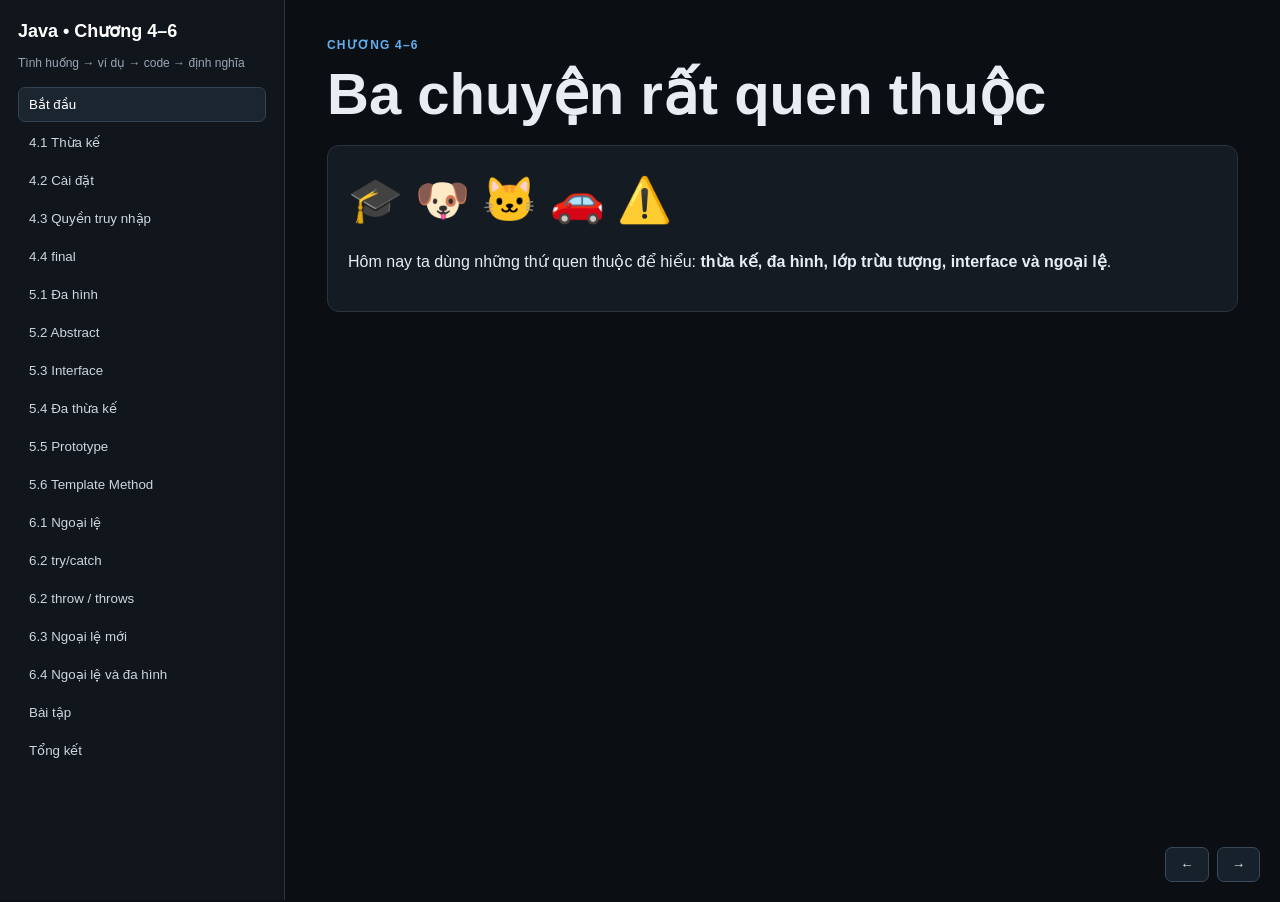
<file: jobit/chương4_5_6.html>
<!DOCTYPE html>

<html lang="vi"><head><meta charset="utf-8"/><meta content="width=device-width,initial-scale=1" name="viewport"/><title>Java • Chương 4–6</title><style>
:root{--bg:#0b0f14;--side:#11161d;--panel:#151b23;--line:#2a3441;--text:#e8edf3;--muted:#9aa7b5;--blue:#61afef;--green:#98c379;--yellow:#e5c07b;--red:#e06c75;--purple:#c678dd}
*{box-sizing:border-box}body{margin:0;background:var(--bg);color:var(--text);font-family:Inter,Segoe UI,Arial,sans-serif;line-height:1.55}
.app{display:grid;grid-template-columns:285px 1fr;min-height:100vh}nav{background:var(--side);border-right:1px solid var(--line);padding:18px;position:sticky;top:0;height:100vh;overflow:auto}
nav h1{font-size:18px;margin:0 0 8px;color:#fff}.hint{font-size:12px;color:var(--muted);margin-bottom:15px}
nav button{width:100%;display:block;text-align:left;background:transparent;color:#cdd6df;border:1px solid transparent;border-radius:7px;padding:9px 10px;margin:3px 0;cursor:pointer}
nav button:hover,nav button.active{background:#1b2530;border-color:#344352;color:#fff}
main{max-width:1180px;width:100%;margin:auto;padding:36px}.slide{display:none;min-height:calc(100vh - 90px);align-content:center}.slide.active{display:grid}
.kicker{color:var(--blue);font-size:12px;font-weight:700;letter-spacing:.1em;text-transform:uppercase}h2{font-size:clamp(32px,5vw,58px);line-height:1.08;margin:8px 0 20px}h3{margin:5px 0 12px}
.card{background:var(--panel);border:1px solid var(--line);border-radius:12px;padding:20px;margin:12px 0}.grid{display:grid;grid-template-columns:repeat(auto-fit,minmax(220px,1fr));gap:14px}.muted{color:var(--muted)}
.big{font-size:44px}.flow{display:flex;flex-wrap:wrap;align-items:center;gap:12px}.box{background:#1a222c;border:1px solid #344352;border-radius:9px;padding:13px 18px}.arrow{font-size:25px;color:var(--blue)}
.ide{background:#1e2127;border:1px solid #3b424c;border-radius:8px;overflow:hidden;box-shadow:0 12px 30px #0006;margin:15px 0}.idebar{height:30px;background:#2a2d33;display:flex;align-items:center;gap:7px;padding:0 10px}.dot{width:10px;height:10px;border-radius:50%;background:#777}.tabs{margin-left:12px;color:#c8ced6;font-size:12px}.code{padding:18px;overflow:auto;color:#d8dee9;font:15px/1.65 "SFMono-Regular",Consolas,Menlo,monospace;white-space:pre}
.answer{border-left:4px solid var(--green);padding-left:14px}.warn{border-left:4px solid var(--yellow);padding-left:14px}.tag{display:inline-block;padding:4px 9px;background:#1d2c3a;border-radius:20px;color:var(--blue);font-size:12px;font-weight:700}
.reveal,.controls button{background:#17212b;color:#e8edf3;border:1px solid #3a4a5a;border-radius:7px;padding:9px 14px;cursor:pointer}.hidden{display:none}.controls{position:fixed;right:20px;bottom:18px;display:flex;gap:8px}.progress{position:fixed;top:0;left:0;height:4px;background:var(--blue);width:0}
.definition{background:#101923;border-left:4px solid var(--blue);padding:15px 18px;border-radius:8px}.small{font-size:14px;color:var(--muted)}
@media(max-width:800px){.app{display:block}nav{position:relative;height:auto}.slide{min-height:auto;padding:30px 0 80px}main{padding:20px}}

.ide{background:#0d1117!important;border:1px solid #30363d!important;border-radius:10px!important;overflow:hidden!important;box-shadow:0 10px 28px rgba(0,0,0,.28)!important;margin:18px 0!important}
.idebar{height:38px!important;background:#161b22!important;border-bottom:1px solid #30363d!important;display:flex!important;align-items:center!important;gap:7px!important;padding:0 12px!important}
.dot{width:11px!important;height:11px!important;border-radius:50%!important;background:#484f58!important}
.tabs{margin-left:10px!important;height:38px!important;line-height:38px!important;padding:0 18px!important;background:#0d1117!important;border-left:1px solid #30363d!important;border-right:1px solid #30363d!important;color:#c9d1d9!important;font:12px ui-monospace,SFMono-Regular,Menlo,Consolas,monospace!important}
.ide-codearea{display:grid;grid-template-columns:48px minmax(0,1fr);overflow:auto}
.ide-lines{padding:14px 9px 16px 0;text-align:right;background:#0d1117;color:#484f58;font:13px/1.7 ui-monospace,SFMono-Regular,Menlo,Consolas,monospace;white-space:pre;user-select:none}
.code{padding:14px 18px 16px!important;overflow:visible!important;color:#c9d1d9!important;font:14px/1.7 ui-monospace,SFMono-Regular,Menlo,Consolas,monospace!important;white-space:pre!important;min-width:max-content}
.lesson-example{margin:22px 0;padding:16px 18px;background:#101923;border:1px solid #2a3441;border-radius:10px}
.lesson-example h4{margin:0 0 7px;color:#fff}
.lesson-example p{margin:0 0 12px;color:#9aa7b5}
.ide .kw{color:#ff7b72}.ide .type{color:#79c0ff}.ide .str{color:#a5d6ff}.ide .num{color:#79c0ff}.ide .com{color:#8b949e}.ide .fn{color:#d2a8ff}
</style><style><style>
/* Fixed two-column teaching layout */
.app{display:grid!important;grid-template-columns:285px minmax(0,1fr)!important;min-height:100vh!important;align-items:start!important}
.app>nav{grid-column:1!important;grid-row:1!important;position:sticky!important;top:0!important;height:100vh!important}
.app>main{grid-column:2!important;grid-row:1!important;min-width:0!important;width:auto!important;max-width:none!important;margin:0!important;padding:36px 42px!important}
.slide{display:none!important;min-height:calc(100vh - 70px)!important;align-content:start!important}
.slide.active{display:block!important}
.slide>div{width:100%!important;max-width:1100px!important;margin:0 auto!important}
.ide{background:#0d1117!important;border:1px solid #30363d!important;border-radius:10px!important;overflow:hidden!important;box-shadow:0 10px 28px rgba(0,0,0,.28)!important;margin:18px 0!important}
.idebar{height:38px!important;background:#161b22!important;border-bottom:1px solid #30363d!important;display:flex!important;align-items:center!important;gap:7px!important;padding:0 12px!important}
.dot{width:11px!important;height:11px!important;border-radius:50%!important;background:#484f58!important}
.tabs{margin-left:10px!important;height:38px!important;line-height:38px!important;padding:0 18px!important;background:#0d1117!important;border-left:1px solid #30363d!important;border-right:1px solid #30363d!important;color:#c9d1d9!important;font:12px ui-monospace,SFMono-Regular,Menlo,Consolas,monospace!important}
.ide-codearea{display:grid;grid-template-columns:48px minmax(0,1fr);overflow:auto}
.ide-lines{padding:14px 9px 16px 0;text-align:right;background:#0d1117;color:#484f58;font:13px/1.7 ui-monospace,SFMono-Regular,Menlo,Consolas,monospace;white-space:pre;user-select:none}
.code{padding:14px 18px!important;color:#c9d1d9!important;font:14px/1.7 ui-monospace,SFMono-Regular,Menlo,Consolas,monospace!important;white-space:pre!important;min-width:max-content}
.ide .kw{color:#ff7b72}.ide .type{color:#79c0ff}.ide .str{color:#a5d6ff}.ide .num{color:#79c0ff}
.lesson-example{margin:24px 0;padding:18px;background:#101923;border:1px solid #2a3441;border-radius:10px}
.lesson-example h4{margin:0 0 8px;color:#fff}.lesson-example p{margin:0 0 12px;color:#9aa7b5}
.access-table-wrap{margin:22px 0;overflow-x:auto}.access-table{width:100%;border-collapse:collapse;background:#fff;color:#172033}.access-table th,.access-table td{border:1px solid #dbe3ec;padding:10px 12px;text-align:center}.access-table th{background:#eef2f7}.access-table td:first-child{text-align:left;font-weight:700}.table-note{font-size:13px;color:#64748b}
@media(max-width:800px){.app{display:block!important}.app>nav{position:relative!important;width:auto!important;height:auto!important}.app>main{padding:24px 18px!important}.slide{min-height:auto!important}}
</style><style>
.ide .code{color:#c9d1d9!important;font:14px/1.7 ui-monospace,SFMono-Regular,Menlo,Consolas,"Liberation Mono",monospace!important;white-space:pre!important;min-width:max-content}
.ide .ide-keyword{color:#ff7b72}.ide .ide-type{color:#79c0ff}.ide .ide-string{color:#a5d6ff}.ide .ide-number{color:#79c0ff}.ide .ide-comment{color:#8b949e}
</style></head><body><div class="progress" id="progress"></div><div class="app"><nav><h1>Java • Chương 4–6</h1><div class="hint">Tình huống → ví dụ → code → định nghĩa</div><button>Bắt đầu</button><button>4.1 Thừa kế</button><button>4.2 Cài đặt</button><button>4.3 Quyền truy nhập</button><button>4.4 final</button><button>5.1 Đa hình</button><button>5.2 Abstract</button><button>5.3 Interface</button><button>5.4 Đa thừa kế</button><button>5.5 Prototype</button><button>5.6 Template Method</button><button>6.1 Ngoại lệ</button><button>6.2 try/catch</button><button>6.2 throw / throws</button><button>6.3 Ngoại lệ mới</button><button>6.4 Ngoại lệ và đa hình</button><button>Bài tập</button><button>Tổng kết</button></nav><main><section class="slide"><div><div class="kicker">CHƯƠNG 4–6</div><h2>Ba chuyện rất quen thuộc</h2><div class="card"><div class="big">🎓 🐶 🐱 🚗 ⚠️</div><p>Hôm nay ta dùng những thứ quen thuộc để hiểu: <b>thừa kế, đa hình, lớp trừu tượng, interface và ngoại lệ</b>.</p></div></div></section><section class="slide"><div><div class="kicker">4.1 • THỪA KẾ</div><h2>Chó và mèo đều là động vật</h2>
<div class="grid"><div class="card">🐾 <b>Động vật</b><br/>tên<br/>ăn<br/>di chuyển</div><div class="card">🐶 <b>Chó</b><br/>tên<br/>ăn<br/>di chuyển<br/>+ sủa</div><div class="card">🐱 <b>Mèo</b><br/>tên<br/>ăn<br/>di chuyển<br/>+ kêu meo</div></div>
<div class="definition"><b>Thừa kế (Inheritance)</b> là cơ chế cho phép một lớp mới <b>kế thừa các thành viên</b> của một lớp đã có, sau đó có thể <b>thêm thành viên mới hoặc thay đổi cách thực hiện một số hành vi</b>.</div><div class="lesson-example"><h4>Ví dụ — SinhVien kế thừa Nguoi</h4><p>Ví dụ chỉ tập trung vào quan hệ lớp con – lớp cha.</p><div class="ide"><div class="idebar"><span class="dot"></span><span class="dot"></span><span class="dot"></span><span class="tabs">Main.java</span></div><div class="ide-codearea"><div class="ide-lines">1
2
3
4
5
6
7
8
9
10
11
12
13</div><div class="code"><span class="ide-keyword">class</span> <span class="ide-type">Nguoi</span> {
 <span class="ide-type">String</span> ten;

 <span class="ide-keyword">void</span> gioiThieu() {
        System.out.println(<span class="ide-string">"Xin chao!"</span>);
    }
}

<span class="ide-keyword">class</span> <span class="ide-type">SinhVien</span> <span class="ide-keyword">extends</span> <span class="ide-type">Nguoi</span> {
 <span class="ide-keyword">void</span> hoc() {
        System.out.println(<span class="ide-string">"Sinh vien dang hoc"</span>);
    }
}</div></div></div></div></div></section><section class="slide"><div><div class="kicker">4.2 • CÀI ĐẶT</div><h2>Java dùng extends</h2><div class="ide"><div class="idebar"><span class="dot"></span><span class="dot"></span><span class="dot"></span><span class="tabs">Main.java</span></div><div class="ide-codearea"><div class="ide-lines">1
2
3
4
5
6
7
8
9
10
11</div><div class="code"><span class="ide-keyword">class</span> <span class="ide-type">DongVat</span> {
 <span class="ide-keyword">void</span> an() {
        System.out.println(<span class="ide-string">"Đang ăn"</span>);
    }
}

<span class="ide-keyword">class</span> <span class="ide-type">Cho</span> <span class="ide-keyword">extends</span> <span class="ide-type">DongVat</span> {
 <span class="ide-keyword">void</span> sua() {
        System.out.println(<span class="ide-string">"Gâu gâu"</span>);
    }
}</div></div></div><p><b>Cho</b> kế thừa <b>DongVat</b> nên dùng được <code>an()</code> và có thêm <code>sua()</code>.</p><div class="lesson-example"><h4>Ví dụ — Cài đặt extends</h4><p>Ví dụ chỉ tập trung vào cách cài đặt kế thừa bằng extends.</p><div class="ide"><div class="idebar"><span class="dot"></span><span class="dot"></span><span class="dot"></span><span class="tabs">Main.java</span></div><div class="ide-codearea"><div class="ide-lines">1
2
3
4
5
6
7
8
9
10
11
12
13
14
15
16
17
18
19</div><div class="code"><span class="ide-keyword">class</span> <span class="ide-type">DongVat</span> {
 <span class="ide-keyword">void</span> an() {
        System.out.println(<span class="ide-string">"Dang an"</span>);
    }
}

<span class="ide-keyword">class</span> <span class="ide-type">Cho</span> <span class="ide-keyword">extends</span> <span class="ide-type">DongVat</span> {
 <span class="ide-keyword">void</span> sua() {
        System.out.println(<span class="ide-string">"Gau gau"</span>);
    }
}

<span class="ide-keyword">public</span> <span class="ide-keyword">class</span> <span class="ide-type">Main</span> {
 <span class="ide-keyword">public</span> <span class="ide-keyword">static</span> <span class="ide-keyword">void</span> main(<span class="ide-type">String</span>[] args) {
 <span class="ide-type">Cho</span> cho = <span class="ide-keyword">new</span> <span class="ide-type">Cho</span>();
        cho.an();
        cho.sua();
    }
}</div></div></div></div></div></section><section class="slide"><div><div class="kicker">4.3 • QUYỀN TRUY NHẬP</div><h2>Không phải thứ gì cũng mở cho mọi người</h2>
<div class="grid"><div class="card">🟢 <b>public</b><br/>có thể được truy cập từ nơi khác theo phạm vi cho phép.</div><div class="card">🟡 <b>protected</b><br/>cho lớp, lớp con và phạm vi package liên quan.</div><div class="card">🔴 <b>private</b><br/>chỉ truy cập trực tiếp bên trong chính lớp.</div></div>
<div class="definition"><b>Che dấu thông tin (Information Hiding)</b> là việc hạn chế việc bên ngoài truy cập trực tiếp vào dữ liệu/cách cài đặt bên trong, chỉ cho phép sử dụng thông qua những cách được thiết kế.</div><div class="access-table-wrap"><table class="access-table"><thead><tr><th>Quyền truy nhập</th><th>Trong cùng class</th><th>Cùng package</th><th>Subclass khác package</th><th>Khác package</th></tr></thead><tbody><tr><td><code>public</code></td><td>✓</td><td>✓</td><td>✓</td><td>✓</td></tr><tr><td><code>protected</code></td><td>✓</td><td>✓</td><td>✓*</td><td>✗</td></tr><tr><td>default</td><td>✓</td><td>✓</td><td>✗</td><td>✗</td></tr><tr><td><code>private</code></td><td>✓</td><td>✗</td><td>✗</td><td>✗</td></tr></tbody></table><p class="table-note">* protected ở subclass khác package có quy tắc truy cập thông qua quan hệ kế thừa.</p></div><div class="lesson-example"><h4>Ví dụ — private và public method</h4><p>Ví dụ tập trung vào private và cách truy cập có kiểm soát.</p><div class="ide"><div class="idebar"><span class="dot"></span><span class="dot"></span><span class="dot"></span><span class="tabs">Main.java</span></div><div class="ide-codearea"><div class="ide-lines">1
2
3
4
5
6
7
8
9
10
11
12
13</div><div class="code"><span class="ide-keyword">class</span> <span class="ide-type">SinhVien</span> {
 <span class="ide-keyword">private</span> <span class="ide-keyword">double</span> diem;

 <span class="ide-keyword">public</span> <span class="ide-keyword">void</span> setDiem(<span class="ide-keyword">double</span> diem) {
 <span class="ide-keyword">if</span> (diem &gt;= <span class="ide-number">0</span> &amp;&amp; diem &lt;= <span class="ide-number">10</span>) {
 <span class="ide-keyword">this</span>.diem = diem;
        }
    }

 <span class="ide-keyword">public</span> <span class="ide-keyword">double</span> getDiem() {
 <span class="ide-keyword">return</span> diem;
    }
}</div></div></div></div></div></section><section class="slide"><div><div class="kicker">4.4 • FINAL</div><h2>Có thứ không muốn cho thay đổi</h2><div class="ide"><div class="idebar"><span class="dot"></span><span class="dot"></span><span class="dot"></span><span class="tabs">Main.java</span></div><div class="ide-codearea"><div class="ide-lines">1
2
3</div><div class="code"><span class="ide-keyword">class</span> MonHoc {
 <span class="ide-keyword">final</span> <span class="ide-type">String</span> maMon = <span class="ide-string">"JAVA101"</span>;
}</div></div></div><div class="definition"><b>final</b> thể hiện rằng một thứ đã được chốt: biến final không thể gán lại; phương thức final không thể bị ghi đè; lớp final không thể bị kế thừa.</div><div class="lesson-example"><h4>Ví dụ — final</h4><p>Ví dụ tập trung vào ý nghĩa của final.</p><div class="ide"><div class="idebar"><span class="dot"></span><span class="dot"></span><span class="dot"></span><span class="tabs">Main.java</span></div><div class="ide-codearea"><div class="ide-lines">1
2
3
4
5
6
7</div><div class="code"><span class="ide-keyword">class</span> <span class="ide-type">SinhVien</span> {
 <span class="ide-keyword">final</span> <span class="ide-keyword">int</span> MA_SO = <span class="ide-number">1001</span>;

 <span class="ide-keyword">final</span> <span class="ide-keyword">void</span> hienThiMaSo() {
        System.out.println(MA_SO);
    }
}</div></div></div></div></div></section><section class="slide"><div><div class="kicker">5.1 • ĐA HÌNH</div><h2>Chó và mèo cùng là động vật</h2><div class="ide"><div class="idebar"><span class="dot"></span><span class="dot"></span><span class="dot"></span><span class="tabs">Main.java</span></div><div class="ide-codearea"><div class="ide-lines">1
2
3
4
5
6
7
8
9
10
11
12
13
14
15
16
17
18
19</div><div class="code"><span class="ide-keyword">class</span> <span class="ide-type">DongVat</span> {
 <span class="ide-keyword">void</span> keu() {
        System.out.println(<span class="ide-string">"Âm thanh"</span>);
    }
}

<span class="ide-keyword">class</span> <span class="ide-type">Cho</span> <span class="ide-keyword">extends</span> <span class="ide-type">DongVat</span> {
    @Override
<span class="ide-keyword">void</span> keu() {
        System.out.println(<span class="ide-string">"Gâu gâu"</span>);
    }
}

<span class="ide-keyword">class</span> <span class="ide-type">Meo</span> <span class="ide-keyword">extends</span> <span class="ide-type">DongVat</span> {
    @Override
<span class="ide-keyword">void</span> keu() {
        System.out.println(<span class="ide-string">"Meo meo"</span>);
    }
}</div></div></div><div class="definition"><b>Đa hình (Polymorphism)</b> là khả năng dùng một kiểu chung để làm việc với nhiều đối tượng khác nhau; khi gọi một phương thức được ghi đè, mỗi đối tượng có thể thực hiện hành vi riêng của nó.</div><div class="lesson-example"><h4>Ví dụ — Chó và Mèo ghi đè phương thức</h4><p>Ví dụ tập trung vào cùng một hành vi nhưng mỗi lớp con thực hiện khác nhau.</p><div class="ide"><div class="idebar"><span class="dot"></span><span class="dot"></span><span class="dot"></span><span class="tabs">Main.java</span></div><div class="ide-codearea"><div class="ide-lines">1
2
3
4
5
6
7
8
9
10
11
12
13
14
15
16
17
18
19</div><div class="code"><span class="ide-keyword">class</span> <span class="ide-type">DongVat</span> {
 <span class="ide-keyword">void</span> keu() {
        System.out.println(<span class="ide-string">"Dong vat keu"</span>);
    }
}

<span class="ide-keyword">class</span> <span class="ide-type">Cho</span> <span class="ide-keyword">extends</span> <span class="ide-type">DongVat</span> {
    @Override
 <span class="ide-keyword">void</span> keu() {
        System.out.println(<span class="ide-string">"Gau gau"</span>);
    }
}

<span class="ide-keyword">class</span> <span class="ide-type">Meo</span> <span class="ide-keyword">extends</span> <span class="ide-type">DongVat</span> {
    @Override
 <span class="ide-keyword">void</span> keu() {
        System.out.println(<span class="ide-string">"Meo meo"</span>);
    }
}</div></div></div></div></div></section><section class="slide"><div><div class="kicker">5.2 • LỚP TRỪU TƯỢNG</div><h2>Có một lớp chỉ làm “khung”</h2><div class="ide"><div class="idebar"><span class="dot"></span><span class="dot"></span><span class="dot"></span><span class="tabs">Main.java</span></div><div class="ide-codearea"><div class="ide-lines">1
2
3
4
5
6
7
8
9
10</div><div class="code"><span class="ide-keyword">abstract</span> <span class="ide-keyword">class</span> <span class="ide-type">DongVat</span> {
 <span class="ide-keyword">abstract</span> <span class="ide-keyword">void</span> keu();
}

<span class="ide-keyword">class</span> <span class="ide-type">Cho</span> <span class="ide-keyword">extends</span> <span class="ide-type">DongVat</span> {
    @Override
<span class="ide-keyword">void</span> keu() {
        System.out.println(<span class="ide-string">"Gâu gâu"</span>);
    }
}</div></div></div><div class="definition"><b>Lớp trừu tượng (Abstract Class)</b> là lớp được dùng làm lớp cơ sở chung, có thể chứa dữ liệu và phương thức dùng chung, đồng thời có thể chứa phương thức trừu tượng. <b>Không thể tạo object trực tiếp từ lớp abstract.</b></div>
<p><b>Phương thức trừu tượng (Abstract Method)</b> là phương thức chỉ khai báo yêu cầu, chưa có phần thân; lớp con cụ thể phải cài đặt nó.</p><div class="lesson-example"><h4>Ví dụ — abstract class và abstract method</h4><p>Ví dụ tập trung vào abstract class và abstract method.</p><div class="ide"><div class="idebar"><span class="dot"></span><span class="dot"></span><span class="dot"></span><span class="tabs">Main.java</span></div><div class="ide-codearea"><div class="ide-lines">1
2
3
4
5
6
7
8
9
10
11
12
13
14</div><div class="code"><span class="ide-keyword">abstract</span> <span class="ide-keyword">class</span> <span class="ide-type">DongVat</span> {
 <span class="ide-keyword">abstract</span> <span class="ide-keyword">void</span> keu();

 <span class="ide-keyword">void</span> ngu() {
        System.out.println(<span class="ide-string">"Dang ngu"</span>);
    }
}

<span class="ide-keyword">class</span> <span class="ide-type">Cho</span> <span class="ide-keyword">extends</span> <span class="ide-type">DongVat</span> {
    @Override
 <span class="ide-keyword">void</span> keu() {
        System.out.println(<span class="ide-string">"Gau gau"</span>);
    }
}</div></div></div></div></div></section><section class="slide"><div><div class="kicker">5.3 • INTERFACE</div><h2>Một “hợp đồng” về hành động</h2><div class="ide"><div class="idebar"><span class="dot"></span><span class="dot"></span><span class="dot"></span><span class="tabs">Main.java</span></div><div class="ide-codearea"><div class="ide-lines">1
2
3
4
5
6
7
8
9
10
11
12
13</div><div class="code"><span class="ide-keyword">interface</span> CoTheChay {
 <span class="ide-keyword">void</span> chay();
}

<span class="ide-keyword">interface</span> CoTheBoi {
 <span class="ide-keyword">void</span> boi();
}

<span class="ide-keyword">class</span> <span class="ide-type">Cho</span> <span class="ide-keyword">implements</span> CoTheChay {
 <span class="ide-keyword">public</span> <span class="ide-keyword">void</span> chay() {
        System.out.println(<span class="ide-string">"Chó chạy"</span>);
    }
}</div></div></div><div class="definition"><b>Interface (giao diện)</b> là một tập hợp các yêu cầu về hành vi mà lớp thực hiện phải cung cấp. Nó mô tả <b>cần làm gì</b> hơn là quy định chi tiết <b>làm như thế nào</b>.</div>
<p>Một class có thể <code>implements</code> nhiều interface.</p><div class="lesson-example"><h4>Ví dụ — interface</h4><p>Ví dụ tập trung vào interface và implements.</p><div class="ide"><div class="idebar"><span class="dot"></span><span class="dot"></span><span class="dot"></span><span class="tabs">Main.java</span></div><div class="ide-codearea"><div class="ide-lines">1
2
3
4
5
6
7
8
9</div><div class="code"><span class="ide-keyword">interface</span> <span class="ide-type">ChayDuoc</span> {
 <span class="ide-keyword">void</span> chay();
}

<span class="ide-keyword">class</span> <span class="ide-type">VanDongVien</span> <span class="ide-keyword">implements</span> <span class="ide-type">ChayDuoc</span> {
 <span class="ide-keyword">public</span> <span class="ide-keyword">void</span> chay() {
        System.out.println(<span class="ide-string">"Dang chay"</span>);
    }
}</div></div></div></div></div></section><section class="slide"><div><div class="kicker">5.4 • ĐA THỪA KẾ</div><h2>Java không cho một class có nhiều class cha</h2>
<div class="card">❌ <code>class C extends A, B</code> — Java không cho.</div>
<div class="card">✅ Một class có thể <code>implements</code> nhiều interface.</div>
<div class="definition"><b>Đa thừa kế (Multiple Inheritance)</b> là việc một lớp kế thừa trực tiếp từ nhiều lớp cha. Java không hỗ trợ đa thừa kế giữa các class, nhưng cho phép một class thực hiện nhiều interface.</div><div class="lesson-example"><h4>Ví dụ — implements nhiều interface</h4><p>Ví dụ tập trung vào một class thực hiện nhiều interface.</p><div class="ide"><div class="idebar"><span class="dot"></span><span class="dot"></span><span class="dot"></span><span class="tabs">Main.java</span></div><div class="ide-codearea"><div class="ide-lines">1
2
3
4
5
6
7
8
9
10
11
12
13
14
15
16
17</div><div class="code"><span class="ide-keyword">interface</span> <span class="ide-type">ChayDuoc</span> {
 <span class="ide-keyword">void</span> chay();
}

<span class="ide-keyword">interface</span> <span class="ide-type">BoiDuoc</span> {
 <span class="ide-keyword">void</span> boi();
}

<span class="ide-keyword">class</span> <span class="ide-type">VanDongVien</span> <span class="ide-keyword">implements</span> <span class="ide-type">ChayDuoc</span>, <span class="ide-type">BoiDuoc</span> {
 <span class="ide-keyword">public</span> <span class="ide-keyword">void</span> chay() {
        System.out.println(<span class="ide-string">"Dang chay"</span>);
    }

 <span class="ide-keyword">public</span> <span class="ide-keyword">void</span> boi() {
        System.out.println(<span class="ide-string">"Dang boi"</span>);
    }
}</div></div></div></div></div></section><section class="slide"><div><div class="kicker">5.5 • PROTOTYPE</div><h2>Có một mẫu rồi tạo bản sao</h2>
<div class="card"><div class="big">🚗 → 🚗 → 🚗</div><p>Có một chiếc xe mẫu. Muốn tạo chiếc tương tự, ta bắt đầu từ mẫu đó rồi thay màu, biển số...</p></div>
<div class="definition"><b>Prototype (Mẫu nguyên mẫu)</b> là mẫu thiết kế trong đó một đối tượng mới được tạo dựa trên việc sao chép một đối tượng mẫu đã có, thay vì xây dựng hoàn toàn từ đầu.</div><div class="lesson-example"><h4>Ví dụ — Prototype</h4><p>Ví dụ tập trung vào việc tạo bản sao từ đối tượng mẫu.</p><div class="ide"><div class="idebar"><span class="dot"></span><span class="dot"></span><span class="dot"></span><span class="tabs">Main.java</span></div><div class="ide-codearea"><div class="ide-lines">1
2
3
4
5
6
7
8
9</div><div class="code"><span class="ide-keyword">class</span> <span class="ide-type">Car</span> {
 <span class="ide-type">String</span> mau;

 <span class="ide-type">Car</span> copy() {
 <span class="ide-type">Car</span> xeMoi = <span class="ide-keyword">new</span> <span class="ide-type">Car</span>();
        xeMoi.mau = <span class="ide-keyword">this</span>.mau;
 <span class="ide-keyword">return</span> xeMoi;
    }
}</div></div></div></div></div></section><section class="slide"><div><div class="kicker">5.5 • TEMPLATE METHOD</div><h2>Cùng quy trình, một số bước khác nhau</h2>
<div class="flow"><div class="box">Chuẩn bị</div><div class="arrow">→</div><div class="box">Thực hiện</div><div class="arrow">→</div><div class="box">Kết thúc</div></div>
<div class="definition"><b>Template Method (Phương thức khuôn mẫu)</b> định nghĩa một <b>khung các bước</b> của một quy trình; một số bước được giữ chung, một số bước cho lớp con thay đổi cách thực hiện.</div><div class="lesson-example"><h4>Ví dụ — Prototype</h4><p>Ví dụ tập trung vào việc tạo bản sao từ đối tượng mẫu.</p><div class="ide"><div class="idebar"><span class="dot"></span><span class="dot"></span><span class="dot"></span><span class="tabs">Main.java</span></div><div class="ide-codearea"><div class="ide-lines">1
2
3
4
5
6
7
8
9</div><div class="code"><span class="ide-keyword">class</span> <span class="ide-type">Car</span> {
 <span class="ide-type">String</span> mau;

 <span class="ide-type">Car</span> copy() {
 <span class="ide-type">Car</span> xeMoi = <span class="ide-keyword">new</span> <span class="ide-type">Car</span>();
        xeMoi.mau = <span class="ide-keyword">this</span>.mau;
 <span class="ide-keyword">return</span> xeMoi;
    }
}</div></div></div></div></div></section><section class="slide"><div><div class="kicker">6.1 • NGOẠI LỆ</div><h2>Khi chương trình gặp chuyện bất thường</h2>
<div class="card"><div class="big">✏️ → ❌</div><p>Ví dụ chương trình yêu cầu điểm từ 0 đến 10 nhưng người dùng nhập 15.</p></div>
<div class="definition"><b>Ngoại lệ (Exception)</b> là một đối tượng biểu diễn một tình huống bất thường xảy ra trong quá trình chương trình chạy và làm gián đoạn luồng xử lý bình thường.</div>
<p>Mục tiêu: <b>bắt lỗi và xử lý theo cách ta muốn</b>, thay vì để chương trình lỗi một cách mất kiểm soát.</p><div class="lesson-example"><h4>Ví dụ — Tình huống phát sinh Exception</h4><p>Ví dụ chỉ cho thấy tình huống lỗi phát sinh.</p><div class="ide"><div class="idebar"><span class="dot"></span><span class="dot"></span><span class="dot"></span><span class="tabs">Main.java</span></div><div class="ide-codearea"><div class="ide-lines">1
2
3
4
5
6
7
8</div><div class="code"><span class="ide-keyword">public</span> <span class="ide-keyword">class</span> <span class="ide-type">Main</span> {
 <span class="ide-keyword">public</span> <span class="ide-keyword">static</span> <span class="ide-keyword">void</span> main(<span class="ide-type">String</span>[] args) {
 <span class="ide-keyword">int</span> a = <span class="ide-number">10</span>;
 <span class="ide-keyword">int</span> b = <span class="ide-number">0</span>;

        System.out.println(a / b);
    }
}</div></div></div></div></div></section><section class="slide"><div><div class="kicker">6.2 • TRY / CATCH</div><h2>Nói đơn giản nhất: thử – bắt</h2><div class="ide"><div class="idebar"><span class="dot"></span><span class="dot"></span><span class="dot"></span><span class="tabs">Main.java</span></div><div class="ide-codearea"><div class="ide-lines">1
2
3
4
5</div><div class="code"><span class="ide-keyword">try</span> {
 <span class="ide-keyword">int</span> x = <span class="ide-number">10</span> / <span class="ide-number">0</span>;
} <span class="ide-keyword">catch</span> (<span class="ide-type">ArithmeticException</span> e) {
    System.out.println(<span class="ide-string">"Có lỗi"</span>);
}</div></div></div><div class="definition"><b>try</b>: đặt đoạn code có thể lỗi vào đây.<br/><b>catch</b>: nếu lỗi xảy ra, xử lý lỗi ở đây.</div><div class="lesson-example"><h4>Ví dụ — try/catch</h4><p>Ví dụ tập trung vào try/catch để bắt và xử lý lỗi.</p><div class="ide"><div class="idebar"><span class="dot"></span><span class="dot"></span><span class="dot"></span><span class="tabs">Main.java</span></div><div class="ide-codearea"><div class="ide-lines">1
2
3
4
5
6
7
8
9
10
11</div><div class="code"><span class="ide-keyword">public</span> <span class="ide-keyword">class</span> <span class="ide-type">Main</span> {
 <span class="ide-keyword">public</span> <span class="ide-keyword">static</span> <span class="ide-keyword">void</span> main(<span class="ide-type">String</span>[] args) {
 <span class="ide-keyword">try</span> {
 <span class="ide-keyword">int</span> a = <span class="ide-number">10</span>;
 <span class="ide-keyword">int</span> b = <span class="ide-number">0</span>;
            System.out.println(a / b);
        } <span class="ide-keyword">catch</span> (<span class="ide-type">ArithmeticException</span> e) {
            System.out.println(<span class="ide-string">"Khong the chia cho 0"</span>);
        }
    }
}</div></div></div></div></div></section><section class="slide"><div><div class="kicker">6.2 • NÉM NGOẠI LỆ</div><h2>Hai từ dễ nhầm</h2><div class="ide"><div class="idebar"><span class="dot"></span><span class="dot"></span><span class="dot"></span><span class="tabs">Main.java</span></div><div class="ide-codearea"><div class="ide-lines">1
2
3
4</div><div class="code"><span class="ide-keyword">throw</span> <span class="ide-keyword">new</span> <span class="ide-type">IllegalArgumentException</span>(<span class="ide-string">"Sai điểm"</span>);

<span class="ide-keyword">void</span> docFile() <span class="ide-keyword">throws</span> IOException {
}</div></div></div><p><code>throw</code> = <b>chủ động ném lỗi</b>.</p><p><code>throws</code> = <b>báo trước rằng method có thể phát sinh lỗi</b>.</p><div class="lesson-example"><h4>Ví dụ — try/catch</h4><p>Ví dụ tập trung vào try/catch để bắt và xử lý lỗi.</p><div class="ide"><div class="idebar"><span class="dot"></span><span class="dot"></span><span class="dot"></span><span class="tabs">Main.java</span></div><div class="ide-codearea"><div class="ide-lines">1
2
3
4
5
6
7
8
9
10
11</div><div class="code"><span class="ide-keyword">public</span> <span class="ide-keyword">class</span> <span class="ide-type">Main</span> {
 <span class="ide-keyword">public</span> <span class="ide-keyword">static</span> <span class="ide-keyword">void</span> main(<span class="ide-type">String</span>[] args) {
 <span class="ide-keyword">try</span> {
 <span class="ide-keyword">int</span> a = <span class="ide-number">10</span>;
 <span class="ide-keyword">int</span> b = <span class="ide-number">0</span>;
            System.out.println(a / b);
        } <span class="ide-keyword">catch</span> (<span class="ide-type">ArithmeticException</span> e) {
            System.out.println(<span class="ide-string">"Khong the chia cho 0"</span>);
        }
    }
}</div></div></div></div></div></section><section class="slide"><div><div class="kicker">6.3 • CUSTOM EXCEPTION</div><h2>Đặt tên riêng cho lỗi của mình</h2><div class="ide"><div class="idebar"><span class="dot"></span><span class="dot"></span><span class="dot"></span><span class="tabs">Main.java</span></div><div class="ide-codearea"><div class="ide-lines">1
2
3
4
5
6
7</div><div class="code"><span class="ide-keyword">class</span> DiemKhongHopLeException
<span class="ide-keyword">extends</span> <span class="ide-type">Exception</span> {

    DiemKhongHopLeException(<span class="ide-type">String</span> msg) {
 <span class="ide-keyword">super</span>(msg);
    }
}</div></div></div><div class="definition"><b>Ngoại lệ tự định nghĩa (Custom Exception)</b> là lớp ngoại lệ do lập trình viên tạo ra để mô tả một loại lỗi riêng của bài toán hoặc ứng dụng.</div><div class="lesson-example"><h4>Ví dụ — throw và throws</h4><p>Ví dụ tập trung vào throw và throws.</p><div class="ide"><div class="idebar"><span class="dot"></span><span class="dot"></span><span class="dot"></span><span class="tabs">Main.java</span></div><div class="ide-codearea"><div class="ide-lines">1
2
3
4
5
6
7
8</div><div class="code"><span class="ide-keyword">static</span> <span class="ide-keyword">void</span> kiemTraDiem(<span class="ide-keyword">double</span> diem)
 <span class="ide-keyword">throws</span> <span class="ide-type">IllegalArgumentException</span> {

 <span class="ide-keyword">if</span> (diem &lt; <span class="ide-number">0</span> || diem &gt; <span class="ide-number">10</span>) {
 <span class="ide-keyword">throw</span> <span class="ide-keyword">new</span> <span class="ide-type">IllegalArgumentException</span>(<span class="ide-string">"Diem phai tu 0 den 10"</span>
        );
    }
}</div></div></div></div></div></section><section class="slide"><div><div class="kicker">6.4 • QUAN HỆ VỚI ĐA HÌNH</div><h2>Exception cũng là lớp</h2>
<div class="flow"><div class="box">Exception</div><div class="arrow">↓</div><div class="box">RuntimeException</div><div class="arrow">↓</div><div class="box">ArithmeticException</div></div>
<div class="definition">Các loại ngoại lệ có quan hệ lớp. Vì vậy có thể dùng kiểu cha <code>Exception</code> để tham chiếu hoặc bắt các ngoại lệ thuộc lớp con.</div><div class="lesson-example"><h4>Ví dụ — Exception và đa hình</h4><p>Ví dụ tập trung vào quan hệ kiểu cha Exception với ngoại lệ cụ thể.</p><div class="ide"><div class="idebar"><span class="dot"></span><span class="dot"></span><span class="dot"></span><span class="tabs">Main.java</span></div><div class="ide-codearea"><div class="ide-lines">1
2
3
4
5
6
7
8</div><div class="code"><span class="ide-keyword">public</span> <span class="ide-keyword">class</span> <span class="ide-type">Main</span> {
 <span class="ide-keyword">public</span> <span class="ide-keyword">static</span> <span class="ide-keyword">void</span> main(<span class="ide-type">String</span>[] args) {
 <span class="ide-type">Exception</span> loi = <span class="ide-keyword">new</span> <span class="ide-type">ArithmeticException</span>(<span class="ide-string">"Loi chia cho 0"</span>
        );

        System.out.println(loi.getMessage());
    }
}</div></div></div></div></div></section><section class="slide"><div><div class="kicker">THỰC HÀNH</div><h2>Bài tập nhỏ</h2>
<div class="card"><b>1.</b> Tạo <code>DongVat</code> có <code>keu()</code>.<br/><b>2.</b> Tạo <code>Cho</code> và <code>Meo</code> kế thừa.<br/><b>3.</b> Ghi đè <code>keu()</code>.<br/><b>4.</b> Tạo một object và gọi <code>keu()</code>.</div>
<p>Hãy giải thích: vì sao Chó và Mèo có cùng tên phương thức nhưng kết quả khác nhau?</p></div></section><section class="slide"><div><div class="kicker">TỔNG KẾT</div><h2>Nhìn tình huống rồi gọi đúng tên</h2>
<ol><li><b>Thừa kế (Inheritance)</b>: lớp con kế thừa và mở rộng lớp cha.</li><li><b>Đa hình (Polymorphism)</b>: cùng cách gọi, đối tượng khác nhau có thể thực hiện khác nhau.</li><li><b>Abstract Class</b>: lớp cơ sở chưa hoàn chỉnh, không tạo object trực tiếp.</li><li><b>Interface</b>: hợp đồng về hành vi mà class thực hiện.</li><li><b>Exception</b>: tình huống bất thường khi chương trình chạy và cần xử lý.</li></ol></div></section></main></div><div class="controls"><button id="prev">←</button><button id="next">→</button></div><script>
const ss=[...document.querySelectorAll('.slide')],bs=[...document.querySelectorAll('nav button')];let i=0;
function show(n){i=Math.max(0,Math.min(ss.length-1,n));ss.forEach((s,k)=>s.classList.toggle('active',k===i));bs.forEach((b,k)=>b.classList.toggle('active',k===i));document.getElementById('progress').style.width=((i+1)/ss.length*100)+'%';scrollTo(0,0)}
bs.forEach((b,k)=>b.onclick=()=>show(k));document.getElementById('prev').onclick=()=>show(i-1);document.getElementById('next').onclick=()=>show(i+1);
document.onkeydown=e=>{if(e.key==='ArrowRight')show(i+1);if(e.key==='ArrowLeft')show(i-1)};
document.querySelectorAll('.reveal').forEach(b=>b.onclick=()=>document.getElementById(b.dataset.target).classList.toggle('hidden'));show(0);
</script></body></html>
</file>
<file: cuago/style.css>
:root{--red:#b1262b;--red2:#d52626;--white:#fff;--black:#181716;--gray:#999793;--line:#d6d1ca;--cream:#eee9e1}*{box-sizing:border-box}html{scroll-behavior:smooth}body{margin:0;color:var(--black);font-family:Montserrat,Arial,sans-serif;background:#eeeae3}body.menu-open{overflow:hidden}a{text-decoration:none;color:inherit}button,input,select,textarea{font:inherit}.site-header{position:fixed;top:0;left:0;right:0;height:90px;z-index:100;display:flex;align-items:center;justify-content:space-between;padding:0 2.6%;color:#fff;background:linear-gradient(#0007,transparent);transition:.35s}.site-header.solid{background:#fff;color:#222;box-shadow:0 2px 18px #0002}.logo{display:flex;flex-direction:column;align-items:flex-start;min-width:310px}.logo-script{font-family:Allura,cursive;font-size:39px;line-height:.9;letter-spacing:.02em}.logo-sub{font-size:9px;letter-spacing:.42em;margin:8px 0 0 4px;opacity:.75}.header-tools{display:flex;align-items:center;gap:24px}.icon-btn{border:0;background:none;color:inherit;font-size:27px;line-height:1;cursor:pointer;padding:5px;transition:.25s}.icon-btn:hover{color:var(--red2);transform:translateY(-2px)}.search-btn{font-size:32px}.menu-trigger{width:72px;border:0;background:none;color:inherit;display:flex;flex-direction:column;align-items:flex-start;gap:5px;cursor:pointer;padding:0}.menu-trigger span{font-size:11px;letter-spacing:.08em;margin-bottom:2px}.menu-trigger i{display:block;height:2px;width:42px;background:currentColor;transition:.3s}.menu-trigger:hover{color:var(--red2)}.hero{height:100vh;min-height:700px;position:relative;color:#fff;overflow:hidden}.hero-bg{position:absolute;inset:0;background-image:url('https://huynhgiadoor.com.vn/wp-content/uploads/2024/05/slider-cua-go-duratek.jpg');background-size:cover;background-position:center}.hero-overlay{position:absolute;inset:0;background:linear-gradient(90deg,#0007 0%,#0002 50%,#0001),linear-gradient(#0005 0%,transparent 22%,transparent 75%,#0005)}.hero-caption{position:absolute;left:10%;top:45%;transform:translateY(-20%);max-width:650px}.hero-caption>span{font-size:11px;letter-spacing:.3em}.hero-caption h1{font-family:'Playfair Display',serif;font-size:clamp(64px,8vw,120px);font-weight:400;line-height:.86;margin:24px 0}.hero-caption h1 em{color:#f4d8b6}.hero-caption p{font-size:14px;line-height:1.8;max-width:430px}.hero-link{display:inline-block;margin-top:28px;border-bottom:1px solid #fff;padding:0 0 9px;font-size:10px;letter-spacing:.14em}.hero-link b{font-size:16px;margin-left:20px}.hero-counter{position:absolute;right:7%;bottom:65px;font-size:12px;letter-spacing:.12em}.hero-counter span{opacity:.45;margin:0 8px}.wheel-scroll{position:absolute;right:2.8%;bottom:24px;display:flex;flex-direction:column;align-items:center;gap:5px;font-size:8px;opacity:.9}.wheel-scroll b{font-size:34px;font-weight:300}.intro-panel{position:relative;background:#eeeae3}.intro-hero{height:590px;position:relative;overflow:hidden}.intro-image{position:absolute;inset:0;background-image:linear-gradient(#0001,#0003),url('https://huynhgiadoor.com.vn/wp-content/uploads/2024/05/photo-1-1557718672558171551520.jpg');background-size:cover;background-position:center}.intro-title{position:absolute;inset:0;display:flex;flex-direction:column;justify-content:flex-end;align-items:center;padding-bottom:70px;color:#fff;background:linear-gradient(transparent 50%,#0007)}.intro-title span{font-size:10px;letter-spacing:.35em}.intro-title h2{font-weight:300;font-size:47px;letter-spacing:.03em;margin:12px 0 0}.intro-wheel{position:absolute;right:3%;bottom:65px;color:#fff;text-align:center;font-size:37px}.intro-wheel small{display:block;font-size:8px;margin-top:-5px}.intro-tabs{position:relative;margin:-23px auto 0;z-index:3;display:flex;max-width:1250px;background:#a7a6a4;box-shadow:0 5px 18px #0002}.intro-tab{flex:1;min-height:54px;border:0;border-right:1px solid #d5d5d5;background:transparent;color:#fff;padding:0 18px;font-size:15px;font-weight:400;cursor:pointer;transition:.35s;position:relative;white-space:nowrap}.intro-tab:last-child{border-right:0}.intro-tab:before{content:'';position:absolute;left:0;bottom:0;width:100%;height:0;background:var(--red);transition:.25s;z-index:-1}.intro-tab:hover,.intro-tab.active{color:#fff;background:var(--red)}.intro-tab:hover{transform:translateY(-3px)}.intro-content{max-width:1250px;margin:0 auto;min-height:265px;padding:65px 70px;background:#fff;position:relative}.tab-content{display:none;grid-template-columns:90px 1fr;gap:35px;animation:tabIn .45s ease}.tab-content.active{display:grid}.tab-number{font-family:'Playfair Display';font-size:56px;color:#c3beb8}.tab-content h3{font-size:21px;letter-spacing:.04em;font-weight:500;margin:0 0 18px;color:var(--red)}.tab-content p{max-width:780px;line-height:1.8;font-size:14px;color:#67635e;margin:0}.tab-content a{display:inline-block;margin-top:20px;font-size:10px;letter-spacing:.14em;border-bottom:1px solid #222;padding-bottom:7px}@keyframes tabIn{from{opacity:0;transform:translateY(12px)}to{opacity:1;transform:none}}.section{padding:105px 8%}.dark{background:#171716;color:#fff}.section-head{display:flex;align-items:flex-end;justify-content:space-between;margin-bottom:48px}.section-head>div>span,.solutions>span,.projects>span,.news>span,.contact>div>span{font-size:9px;letter-spacing:.25em;color:#aaa}.section-head h2,.solutions h2,.projects h2,.news h2{font-family:'Playfair Display';font-weight:400;font-size:52px;margin:16px 0 0}.section-head>a{font-size:10px;letter-spacing:.15em;border-bottom:1px solid #777;padding-bottom:8px}.product-grid{display:grid;grid-template-columns:repeat(4,1fr);gap:14px}.product-card{border:1px solid #343432;overflow:hidden}.pimg{height:430px;background-size:cover;background-position:center;transition:.7s}.product-card:hover .pimg{transform:scale(1.06)}.p1{background-image:url('https://huynhgiadoor.com.vn/wp-content/uploads/2024/05/slider-cua-go.jpg')}.p2{background-image:url('https://huynhgiadoor.com.vn/wp-content/uploads/2024/05/slider-cua-go-duratek.jpg')}.p3{background-image:url('https://huynhgiadoor.com.vn/wp-content/uploads/2024/05/bg-dep-3.jpg')}.p4{background-image:url('https://huynhgiadoor.com.vn/wp-content/uploads/2024/05/slide01.jpg')}.product-card>div:last-child{padding:20px}.product-card small{color:#888}.product-card h3{font-family:'Playfair Display';font-weight:400;font-size:21px;margin:10px 0}.product-card p{font-size:10px;color:#aaa}.solutions{background:#e7e2db}.solutions h2{color:#292724;margin:16px 0 65px}.solutions h2 em{color:var(--red);font-style:italic}.solution-list{border-top:1px solid #c5bfb7}.solution-list a{display:grid;grid-template-columns:70px 1.2fr 1.5fr 30px;align-items:center;padding:27px 0;border-bottom:1px solid #c5bfb7;transition:.3s}.solution-list a:hover{color:var(--red);padding-left:14px}.solution-list b{font-size:10px;color:#999}.solution-list strong{font-size:12px;letter-spacing:.12em}.solution-list span{font-size:12px;color:#777}.solution-list i{font-style:normal;font-size:20px}.project-grid,.news-grid{display:grid;grid-template-columns:1.4fr 1fr 1fr;gap:20px}.project-image,.news-image{height:470px;background-size:cover;background-position:center;transition:.6s}.project-grid article:hover .project-image,.news-grid article:hover .news-image{transform:scale(.985)}.pr1{background-image:url('https://huynhgiadoor.com.vn/wp-content/uploads/2024/05/photo-1-1557718672558171551520.jpg')}.pr2{background-image:url('https://huynhgiadoor.com.vn/wp-content/uploads/2024/05/slide01.jpg')}.pr3{background-image:url('https://huynhgiadoor.com.vn/wp-content/uploads/2024/05/slider-cua-go.jpg')}.project-grid article small,.news-grid article small{display:block;margin-top:20px;font-size:9px;letter-spacing:.18em;color:#9a938b}.project-grid h3,.news-grid h3{font-family:'Playfair Display';font-size:22px;font-weight:400;line-height:1.2;margin:10px 0}.news{background:#fff}.news h2{margin-bottom:55px}.news-image{height:340px}.n1{background-image:url('https://huynhgiadoor.com.vn/wp-content/uploads/2024/05/bg-dep-3.jpg')}.n2{background-image:url('https://huynhgiadoor.com.vn/wp-content/uploads/2024/05/photo-1-1557718672558171551520.jpg')}.n3{background-image:url('https://huynhgiadoor.com.vn/wp-content/uploads/2024/05/slider-cua-go-duratek.jpg')}.news-grid a{font-size:10px;letter-spacing:.15em;border-bottom:1px solid #222;padding-bottom:7px}.contact{background:#272522;color:#fff;padding:105px 10%;display:grid;grid-template-columns:1fr 1fr;gap:12%}.contact h2{font-family:'Playfair Display';font-size:65px;font-weight:400;line-height:.95;margin:28px 0}.contact h2 em{color:#d7b17c}.contact p{font-size:13px;line-height:2;color:#aaa}.contact form{display:flex;flex-direction:column;gap:15px}.contact input,.contact select,.contact textarea{border:0;border-bottom:1px solid #5b5955;background:none;color:#fff;padding:15px 0;outline:none}.contact select option{color:#222}.contact textarea{min-height:90px;resize:vertical}.contact button{margin-top:20px;border:0;background:#fff;color:#222;padding:18px;font-size:10px;letter-spacing:.16em;cursor:pointer;transition:.3s}.contact button:hover{background:var(--red);color:#fff}footer{background:#111;color:#fff;padding:70px 8% 45px;display:grid;grid-template-columns:2fr 1fr 1.5fr 1fr;gap:45px}footer h4{font-size:9px;letter-spacing:.18em;color:#8e8a84}footer p,footer a{font-size:11px;color:#999;line-height:2;display:block}.footer-logo{font-size:22px;letter-spacing:.12em}.footer-logo b{color:var(--red);font-size:11px;letter-spacing:.35em}.copyright{background:#111;color:#666;border-top:1px solid #292929;padding:18px 8%;font-size:9px;letter-spacing:.08em}
/* FULLSCREEN MENU */
.mega-menu{position:fixed;inset:0;z-index:200;visibility:hidden;opacity:0;transition:visibility 0s .35s,opacity .35s}.mega-menu.open{visibility:visible;opacity:1;transition-delay:0s}.menu-backdrop{position:absolute;inset:0;background:linear-gradient(#0009,#000b),url('https://huynhgiadoor.com.vn/wp-content/uploads/2024/05/slider-cua-go.jpg') center/cover;transform:scale(1.04);transition:transform .7s}.mega-menu.open .menu-backdrop{transform:scale(1)}.menu-close-area{position:absolute;top:0;right:0;z-index:4}.menu-close{width:84px;height:87px;border:0;background:var(--red);color:#fff;font-size:46px;font-weight:200;cursor:pointer;transition:.3s}.menu-close:hover{background:#8e1c20;transform:scale(.96)}.mega-inner{position:relative;z-index:3;height:100%;padding:105px 4% 50px;display:grid;grid-template-columns:1.08fr 1.08fr 1fr 1fr;overflow:auto}.mega-col{padding:0 26px;border-right:1px solid #ffffff55;animation:menuCol .55s both}.mega-col:nth-child(2){animation-delay:.06s}.mega-col:nth-child(3){animation-delay:.12s}.mega-col:nth-child(4){animation-delay:.18s}.mega-col:last-child{border-right:0}@keyframes menuCol{from{opacity:0;transform:translateY(25px)}to{opacity:1;transform:none}}.mega-col h3{color:#ff2b25;font-size:24px;font-weight:400;margin:0 0 23px}.mega-col a{display:block;color:#eee;font-size:12px;line-height:1.35;padding:5px 0;transition:.25s;position:relative}.mega-col a:before{content:'';width:0;height:1px;background:#ff2b25;position:absolute;left:0;bottom:3px;transition:.3s}.mega-col a:hover{color:#ff2b25;transform:translateX(7px)}.mega-col a:hover:before{width:35px}.menu-sub-block{border-top:1px solid #ffffff55;margin-top:35px;padding-top:28px}.menu-sub-block h3{font-size:22px}.menu-sub-block a{font-size:12px}
@media(max-width:1000px){.logo{min-width:200px}.logo-script{font-size:31px}.icon-btn{display:none}.mega-inner{grid-template-columns:1fr 1fr;padding-top:100px}.mega-col:nth-child(2){border-right:0}.product-grid{grid-template-columns:1fr 1fr}.project-grid,.news-grid{grid-template-columns:1fr 1fr}.project-grid article:first-child{grid-column:1/-1}.contact{grid-template-columns:1fr}.intro-tabs{overflow:auto}.intro-tab{min-width:220px}.intro-content{padding:45px}.solution-list a{grid-template-columns:45px 1fr 30px}.solution-list span{display:none}}
@media(max-width:620px){.site-header{height:72px;padding:0 18px}.logo-script{font-size:27px}.logo-sub{font-size:7px;letter-spacing:.28em}.menu-trigger{width:58px}.menu-trigger i{width:35px}.hero-caption{left:7%;right:7%;top:48%}.hero-caption h1{font-size:64px}.hero-counter{bottom:30px}.wheel-scroll{display:none}.intro-hero{height:430px}.intro-title{padding-bottom:45px}.intro-title h2{font-size:35px}.intro-tabs{margin-top:0}.intro-tab{font-size:11px;min-width:205px}.intro-content{padding:35px 22px}.tab-content{grid-template-columns:45px 1fr;gap:12px}.tab-number{font-size:34px}.tab-content h3{font-size:16px}.tab-content p{font-size:12px}.section{padding:75px 7%}.section-head{align-items:flex-start;gap:25px;flex-direction:column}.section-head h2,.solutions h2,.projects h2,.news h2{font-size:40px}.product-grid,.project-grid,.news-grid{grid-template-columns:1fr}.project-grid article:first-child{grid-column:auto}.pimg{height:390px}.project-image{height:360px}.news-image{height:320px}.contact{padding:75px 7%}.contact h2{font-size:50px}footer{grid-template-columns:1fr;padding:60px 7%}.mega-inner{grid-template-columns:1fr;padding:92px 20px 40px}.mega-col{border-right:0!important;border-bottom:1px solid #ffffff44;padding:22px 8px}.mega-col h3{font-size:19px}.mega-col a{font-size:11px}.menu-close{width:68px;height:72px;font-size:40px}}

/* ===== V3: chuyển động gần phong cách Galaxy ===== */
.hero-slides{position:absolute;inset:0}
.hero-slide{position:absolute;inset:0;opacity:0;visibility:hidden;transition:opacity 1s ease,visibility 1s;overflow:hidden}
.hero-slide.active{opacity:1;visibility:visible;z-index:1}
.hero-slide .hero-bg{transform:scale(1.055);transition:transform 7s cubic-bezier(.2,.65,.2,1)}
.hero-slide.active .hero-bg{transform:scale(1)}
.hero-slide .hero-caption{opacity:0;transform:translateY(25px)}
.hero-slide.active .hero-caption{animation:heroCaptionIn .9s .2s cubic-bezier(.2,.7,.2,1) forwards}
@keyframes heroCaptionIn{to{opacity:1;transform:translateY(-20%)}}
.hero-counter{z-index:4}
.hero-dots{position:absolute;z-index:5;left:10%;bottom:54px;display:flex;gap:8px}
.hero-dot{width:36px;height:2px;border:0;padding:0;background:#ffffff66;cursor:pointer;transition:.4s}
.hero-dot:hover,.hero-dot.active{width:70px;background:#fff}
.hero-arrow{position:absolute;z-index:5;bottom:38px;width:42px;height:42px;border:1px solid #ffffff66;background:#0002;color:#fff;cursor:pointer;transition:.3s;font-size:18px}
.hero-arrow:hover{background:var(--red);border-color:var(--red);transform:translateY(-3px)}
.hero-arrow.prev{right:120px}.hero-arrow.next{right:68px}
.wheel-scroll{z-index:5;text-decoration:none;transition:.3s;animation:wheelFloat 1.8s ease-in-out infinite}
.wheel-scroll:hover{opacity:.7;transform:translateY(-4px)}
@keyframes wheelFloat{0%,100%{transform:translateY(0)}50%{transform:translateY(7px)}}

/* Tab hover giống interaction trong ảnh tham chiếu */
.intro-tabs{overflow:hidden}
.intro-tab{z-index:0}
.intro-tab::after{content:'';position:absolute;left:0;right:0;bottom:0;height:3px;background:#fff;transform:scaleX(0);transform-origin:left;transition:transform .45s cubic-bezier(.2,.7,.2,1)}
.intro-tab:hover::after,.intro-tab.active::after{transform:scaleX(1)}
.intro-tab:hover{background:var(--red2);letter-spacing:.025em}
.intro-content{overflow:hidden}
.tab-content{min-height:135px}

/* Section reveal + parallax nhẹ */
.reveal-section{opacity:0;transform:translateY(35px);transition:opacity .9s ease,transform .9s cubic-bezier(.2,.7,.2,1)}
.reveal-section.is-visible{opacity:1;transform:none}
.product-card,.project-grid article,.news-grid article{transition:transform .45s ease,opacity .45s ease}
.product-card:hover{transform:translateY(-7px)}
.project-grid article:hover,.news-grid article:hover{transform:translateY(-5px)}

/* Floating action buttons */
.floating-contact{position:fixed;z-index:90;right:20px;bottom:22px;display:flex;flex-direction:column;gap:8px}
.floating-contact a,.floating-contact button{width:48px;height:48px;border:1px solid #ffffffaa;background:#fff;color:#222;display:flex;flex-direction:column;align-items:center;justify-content:center;box-shadow:0 5px 20px #0002;cursor:pointer;transition:.3s}
.floating-contact span{font-size:16px;line-height:1}.floating-contact small{font-size:7px;letter-spacing:.08em;margin-top:3px}
.floating-contact a:hover,.floating-contact button:hover{background:var(--red);color:#fff;transform:translateX(-5px)}

/* Thanh progress dọc gợi cảm giác website dạng presentation */
body::before{content:'';position:fixed;z-index:120;top:0;left:0;width:2px;height:0;background:var(--red);transition:height .1s linear;pointer-events:none}

@media(max-width:1000px){
  .hero-dots{left:7%;bottom:35px}.hero-arrow.prev{right:75px}.hero-arrow.next{right:24px}.hero-counter{bottom:75px}
}
@media(max-width:620px){
  .hero{min-height:650px}
  .hero-caption h1{font-size:60px}
  .hero-caption p{font-size:12px}
  .hero-dots{left:7%;bottom:26px}.hero-dot{width:24px}.hero-dot:hover,.hero-dot.active{width:45px}
  .hero-arrow{bottom:18px;width:34px;height:34px}.hero-arrow.prev{right:55px}.hero-arrow.next{right:15px}
  .hero-counter{right:7%;bottom:75px}
  .floating-contact{right:12px;bottom:12px}.floating-contact a,.floating-contact button{width:43px;height:43px}
}
@media(prefers-reduced-motion:reduce){*,*::before,*::after{scroll-behavior:auto!important;animation:none!important;transition:none!important}.hero-slide .hero-bg{transform:none}.reveal-section{opacity:1;transform:none}}
body::before{height:var(--scroll-progress,0vh)}


/* ===== V4 PRESENTATION EXPERIENCE ===== */
html{scroll-behavior:smooth}
body.presentation-mode{background:#fff}
body.presentation-mode .snap-section{scroll-margin-top:0}
.scene-indicator{position:fixed;z-index:80;right:28px;top:50%;transform:translateY(-50%);display:flex;flex-direction:column;align-items:center;gap:9px;color:#fff;font-size:10px;letter-spacing:.14em;mix-blend-mode:difference;pointer-events:none}
.scene-indicator i{display:block;width:1px;height:76px;background:currentColor;position:relative;overflow:hidden}
.scene-indicator i:after{content:'';position:absolute;left:0;top:0;width:100%;height:30%;background:var(--red);animation:indicatorMove 2.2s ease-in-out infinite}
@keyframes indicatorMove{0%{transform:translateY(-110%)}50%{transform:translateY(250%)}100%{transform:translateY(-110%)}}
.hero-progress{position:absolute;left:0;right:0;bottom:0;height:3px;background:#ffffff25;z-index:7;overflow:hidden}
.hero-progress span{display:block;height:100%;width:33.33%;background:#fff;transition:width .7s cubic-bezier(.2,.7,.2,1)}
.hero-side-label{position:absolute;z-index:5;left:30px;top:50%;transform:rotate(-90deg) translateX(-50%);transform-origin:left top;color:#fff;font-size:9px;letter-spacing:.25em;opacity:.8;white-space:nowrap}
.hero-side-label i{display:inline-block;width:30px;height:1px;background:#fff;margin:0 10px 3px}
.hero-caption h1{letter-spacing:-.045em}
.hero-caption h1 em{position:relative;display:inline-block}
.hero-caption h1 em:after{content:'';position:absolute;left:0;bottom:-5px;width:100%;height:1px;background:#fff;transform:scaleX(0);transform-origin:left;transition:transform .8s .7s}
.hero-slide.active .hero-caption h1 em:after{transform:scaleX(1)}
.intro-panel{position:relative;background:#f4f2ef}
.intro-hero{position:relative;overflow:hidden}
.intro-hero:after{content:'';position:absolute;inset:0;background:linear-gradient(180deg,transparent 40%,#0008 100%);pointer-events:none}
.intro-title{z-index:2}
.intro-title h2{letter-spacing:.12em}
.intro-tabs{position:relative;z-index:8;box-shadow:0 12px 35px #0002}
.intro-tab{position:relative;overflow:hidden}
.intro-tab:before{content:'';position:absolute;inset:0;background:linear-gradient(90deg,#b32126,#8d171b);transform:translateX(-101%);transition:transform .45s cubic-bezier(.2,.8,.2,1);z-index:-1}
.intro-tab:hover:before,.intro-tab.active:before{transform:translateX(0)}
.intro-tab:hover,.intro-tab.active{color:#fff}
.intro-content{background:#fff;min-height:220px}
.tab-content{opacity:0;transform:translateY(14px);transition:opacity .4s ease,transform .5s cubic-bezier(.2,.7,.2,1)}
.tab-content.active{opacity:1;transform:none}
.tab-number{font-variant-numeric:tabular-nums}
.product-card{overflow:hidden;position:relative}
.product-card:after{content:'XEM CHI TIẾT ↗';position:absolute;left:28px;bottom:22px;color:#fff;font-size:9px;letter-spacing:.16em;opacity:0;transform:translateY(10px);transition:.35s;z-index:3}
.product-card:before{content:'';position:absolute;inset:0;background:linear-gradient(180deg,transparent 35%,#000a 100%);opacity:.2;transition:.35s;z-index:2}
.product-card:hover:after{opacity:1;transform:none}
.product-card:hover:before{opacity:.8}
.product-card .pimg{transition:transform .8s cubic-bezier(.2,.7,.2,1),filter .5s}
.product-card:hover .pimg{transform:scale(1.06);filter:saturate(1.05)}
.solution-list a{position:relative;overflow:hidden}
.solution-list a:before{content:'';position:absolute;left:0;top:0;bottom:0;width:2px;background:var(--red);transform:scaleY(0);transition:transform .35s;transform-origin:bottom}
.solution-list a:hover:before{transform:scaleY(1)}
.solution-list a:hover{padding-left:18px}
.project-grid article,.news-grid article{position:relative;overflow:hidden}
.project-image,.news-image{transition:transform .8s cubic-bezier(.2,.7,.2,1),filter .5s}
.project-grid article:hover .project-image,.news-grid article:hover .news-image{transform:scale(1.045);filter:brightness(.82)}
.contact{position:relative;overflow:hidden}
.contact:before{content:'HUỲNH GIA DOOR';position:absolute;right:-4%;bottom:-5%;font-size:15vw;font-weight:700;letter-spacing:-.06em;color:#ffffff06;pointer-events:none}
.floating-contact a:first-child{border-radius:50%}
@media(min-width:1001px){
  body.presentation-mode .snap-section{min-height:100vh;display:flex;flex-direction:column;justify-content:center}
  body.presentation-mode .intro-panel{min-height:100vh}
  body.presentation-mode .products.section,body.presentation-mode .solutions.section,body.presentation-mode .projects.section,body.presentation-mode .news.section{padding-top:100px;padding-bottom:80px}
}
@media(max-width:1000px){.scene-indicator{display:none}.hero-side-label{display:none}}
@media(max-width:620px){.hero-progress{height:2px}.intro-content{min-height:300px}.hero-caption h1{letter-spacing:-.05em}}

/* ========================= V5 — GALAXY-STYLE INTERACTION ========================= */
:root{--red:#ae2529;--red-bright:#d52b2b;--ink:#242220;--warm:#ece7e0}
body{background:#f0ede8;overflow-x:hidden}
.site-header{height:88px;padding:0 2.1%;z-index:500;backdrop-filter:blur(0px);transition:background .45s,backdrop-filter .45s,box-shadow .45s,color .35s}
.site-header.solid{backdrop-filter:blur(12px);background:rgba(255,255,255,.93);box-shadow:0 1px 0 rgba(0,0,0,.08)}
.logo{min-width:350px}.logo-script{font-size:42px;color:inherit}.logo-sub{font-size:8px;letter-spacing:.5em}
.header-tools{gap:28px}.icon-btn{width:30px;height:34px;display:grid;place-items:center;font-size:23px}.icon-btn[aria-label="Sản phẩm"]{font-size:0}.icon-btn[aria-label="Sản phẩm"]:before{content:'🛒';font-size:21px;filter:grayscale(1)}.search-btn{font-size:0}.search-btn:before{content:'';width:17px;height:17px;border:2px solid currentColor;border-radius:50%;display:block;position:relative}.search-btn:after{content:'';width:8px;height:2px;background:currentColor;position:absolute;transform:translate(7px,7px) rotate(-45deg)}
.menu-trigger{width:54px;align-items:flex-end;gap:5px}.menu-trigger span{font-size:10px}.menu-trigger i{height:1px;width:39px}.menu-trigger i:nth-of-type(2){width:31px}.menu-trigger:hover i{width:39px}
.hero{min-height:100svh}.hero-bg{transition:transform 1.3s cubic-bezier(.2,.7,.2,1),filter 1s}.hero-slide.active .hero-bg{transform:scale(1.025)}.hero-caption{left:8.2%;top:47%;max-width:680px}.hero-caption h1{font-size:clamp(62px,7.6vw,112px);line-height:.82;margin:20px 0 28px}.hero-caption p{font-size:13px;max-width:470px}.hero-link{font-size:9px}.hero-arrow{width:46px;height:46px;border:1px solid #fff7;background:#0002;color:#fff;transition:.3s}.hero-arrow:hover{background:var(--red);border-color:var(--red);transform:translateY(-2px)}
.hero-dots{position:absolute;left:8.2%;bottom:37px;display:flex;gap:7px;z-index:8}.hero-dot{width:48px;height:2px;border:0;background:#fff5;padding:0;cursor:pointer;transition:.45s}.hero-dot.active{background:#fff;width:82px}.hero-counter{right:8.2%;bottom:38px}.wheel-scroll{right:2.2%;bottom:31px}.wheel-scroll b{font-size:27px}.hero-side-label{left:22px;font-size:8px}

/* Exact 4-column menu grid + 3-column lower row, inspired by supplied reference */
.mega-menu{z-index:1000}.menu-backdrop{background:linear-gradient(rgba(17,12,8,.72),rgba(17,12,8,.88)),url('https://huynhgiadoor.com.vn/wp-content/uploads/2024/05/slider-cua-go.jpg') center/cover}.menu-close-area{z-index:10}.menu-close{width:84px;height:88px;background:var(--red);font-size:42px}.menu-close:hover{background:#8e1c20;transform:none}
.mega-inner{padding:102px 3.3% 28px;height:100%;display:block;overflow:auto}.mega-grid{height:calc(100vh - 130px);min-height:690px;display:grid;grid-template-columns:1.05fr 1fr 1fr 1fr;grid-template-rows:1fr .86fr;border:1px solid rgba(255,255,255,.25);background:rgba(25,19,15,.3);backdrop-filter:blur(1px)}
.mega-cell{padding:23px 23px 18px;border-right:1px solid rgba(255,255,255,.45);border-bottom:1px solid rgba(255,255,255,.45);overflow:hidden;animation:menuCellIn .55s both}.mega-cell:nth-child(2){animation-delay:.05s}.mega-cell:nth-child(3){animation-delay:.1s}.mega-cell:nth-child(4){animation-delay:.15s}.mega-cell:nth-child(5){animation-delay:.2s}.mega-cell:nth-child(6){animation-delay:.25s}.mega-cell:nth-child(7){animation-delay:.3s}.mega-cell:nth-child(4),.mega-cell:nth-child(7){border-right:0}.mega-cell:nth-child(5),.mega-cell:nth-child(6),.mega-cell:nth-child(7){border-bottom:0}.mega-cell h3{font-size:25px;line-height:1.05;color:#ff2d26;font-weight:400;margin:0 0 25px;letter-spacing:-.02em}.mega-cell a{position:relative;display:block;color:#f2efeb;font-size:12px;line-height:1.25;padding:6px 0 6px 0;transition:color .22s,transform .3s;padding-left:0}.mega-cell a:after{content:'';position:absolute;left:0;bottom:3px;height:1px;width:0;background:var(--red-bright);transition:width .3s}.mega-cell a:hover{color:var(--red-bright);transform:translateX(9px)}.mega-cell a:hover:after{width:32px}.mega-products{grid-row:1/3;border-bottom:0}.mega-projects{grid-column:2}.mega-about{grid-column:3}.mega-contact{grid-column:4}.mega-bottom h3{margin-bottom:20px}.mega-bottom a{font-size:11.5px}.mega-products a{font-size:11.8px}.mega-products h3{margin-bottom:20px}
@keyframes menuCellIn{from{opacity:0;transform:translateY(18px)}to{opacity:1;transform:none}}

/* Search */
.search-overlay{position:fixed;inset:0;z-index:1100;background:rgba(20,18,16,.84);backdrop-filter:blur(14px);display:grid;place-items:center;opacity:0;visibility:hidden;transition:.35s}.search-overlay.open{opacity:1;visibility:visible}.search-panel{width:min(820px,88vw);color:#fff;position:relative}.search-panel>span{font-size:10px;letter-spacing:.28em;color:#bbb}.search-panel h2{font-family:'Playfair Display';font-size:clamp(48px,7vw,84px);font-weight:400;margin:14px 0 35px}.search-panel form{display:flex;border-bottom:1px solid #fff8}.search-panel input{flex:1;background:transparent;border:0;outline:0;color:#fff;font-size:21px;padding:18px 0}.search-panel input::placeholder{color:#aaa}.search-panel button[type=submit]{border:0;background:var(--red);color:#fff;padding:0 25px;font-size:10px;letter-spacing:.12em;cursor:pointer}.search-close{position:absolute;right:0;top:-40px;border:0;background:none;color:#fff;font-size:45px;font-weight:200;cursor:pointer}.search-panel p{color:#aaa;font-size:11px;margin-top:18px}

/* Intro: image itself reacts to the hovered tab */
.intro-hero{height:570px}.intro-image{transition:background-image .45s,transform 1.2s}.intro-panel.tab-vision .intro-image{background-image:linear-gradient(#0002,#0005),url('https://huynhgiadoor.com.vn/wp-content/uploads/2024/05/slider-cua-go.jpg')}.intro-panel.tab-partners .intro-image{background-image:linear-gradient(#0002,#0005),url('https://huynhgiadoor.com.vn/wp-content/uploads/2024/05/slide01.jpg')}.intro-panel.tab-quality .intro-image{background-image:linear-gradient(#0002,#0005),url('https://huynhgiadoor.com.vn/wp-content/uploads/2024/05/bg-dep-3.jpg')}.intro-panel.tab-library .intro-image{background-image:linear-gradient(#0002,#0005),url('https://huynhgiadoor.com.vn/wp-content/uploads/2024/05/photo-1-1557718672558171551520.jpg')}.intro-tabs{max-width:1280px;margin:-28px auto 0}.intro-tab{height:53px;min-height:53px;font-size:14px;background:rgba(154,154,154,.92)}.intro-tab:hover{transform:none}.intro-content{max-width:1280px;min-height:285px;padding:55px 70px}.tab-content{grid-template-columns:80px 1fr}.tab-content h3{font-size:20px}.tab-content p{max-width:900px}

/* Commitment scene */
.commitments{background:#e7e2dc;color:#2a2825;display:grid;grid-template-columns:.75fr 1.45fr;gap:8%;align-items:center}.commitment-head>span{font-size:9px;letter-spacing:.25em;color:#918c85}.commitment-head h2{font-family:'Playfair Display';font-weight:400;font-size:clamp(48px,5.2vw,76px);line-height:.92;margin:18px 0 25px}.commitment-head h2 em{color:var(--red);font-style:italic}.commitment-head p{font-size:12px;line-height:1.9;color:#716c65;max-width:420px}.commitment-grid{display:grid;grid-template-columns:1fr 1fr;border-top:1px solid #c7c0b8}.commitment-grid article{min-height:220px;padding:30px;border-right:1px solid #c7c0b8;border-bottom:1px solid #c7c0b8;transition:.35s}.commitment-grid article:nth-child(2n){border-right:0}.commitment-grid article:hover{background:#fff;transform:translateY(-4px)}.commitment-grid b{font-family:'Playfair Display';font-size:34px;color:#aaa39b}.commitment-grid h3{font-size:12px;letter-spacing:.08em;margin:18px 0 12px}.commitment-grid p{font-size:11px;line-height:1.8;color:#777}

/* More cinematic reveal */
.reveal-section{opacity:0;transform:translateY(28px);transition:opacity .8s ease,transform .9s cubic-bezier(.2,.7,.2,1)}.reveal-section.is-visible{opacity:1;transform:none}.section-head h2,.solutions h2,.projects h2,.news h2{letter-spacing:-.03em}.section-head>a:hover{color:var(--red);border-color:var(--red)}

/* Mobile */
@media(max-width:1000px){.logo{min-width:0}.mega-grid{height:auto;min-height:0;grid-template-columns:1fr 1fr;grid-template-rows:auto}.mega-cell{border-right:1px solid rgba(255,255,255,.3)!important;border-bottom:1px solid rgba(255,255,255,.3)!important}.mega-products{grid-row:auto}.mega-projects,.mega-about,.mega-contact{grid-column:auto}.commitments{grid-template-columns:1fr}.commitment-grid{margin-top:25px}}
@media(max-width:620px){.site-header{height:72px}.logo-script{font-size:28px}.logo-sub{font-size:6px}.header-tools{gap:7px}.menu-trigger{width:48px}.mega-inner{padding:86px 12px 18px}.mega-grid{grid-template-columns:1fr}.mega-cell{border-right:0!important;padding:20px 17px}.mega-cell h3{font-size:19px}.mega-cell a{font-size:11px}.menu-close{width:66px;height:72px}.intro-hero{height:430px}.intro-tabs{margin:0;overflow-x:auto}.intro-tab{min-width:205px;font-size:11px}.intro-content{padding:38px 22px}.commitment-grid{grid-template-columns:1fr}.commitment-grid article{border-right:0}.search-panel input{font-size:16px}.search-panel form{display:block}.search-panel button[type=submit]{height:48px;width:100%;margin-top:12px}}
@media(prefers-reduced-motion:reduce){*,*:before,*:after{scroll-behavior:auto!important;animation:none!important;transition:none!important}}


/* V9: giữ nguyên typography + presentation scroll của V5; tab tự rộng theo nội dung */
.intro-tabs{overflow-x:auto;overflow-y:hidden;justify-content:center;scrollbar-width:none}
.intro-tabs::-webkit-scrollbar{display:none}
.intro-tab{flex:0 0 auto;width:auto;min-width:max-content}
.product-more{display:inline-block;margin-top:13px;font-size:9px;letter-spacing:.14em;color:#aaa;border-bottom:1px solid #555;padding-bottom:5px;transition:.3s}
.product-card:hover .product-more{color:var(--red2);border-color:var(--red2);transform:translateX(5px)}
@media(max-width:1280px) and (min-width:1001px){.intro-tabs{justify-content:flex-start}.intro-tab{padding-left:16px;padding-right:16px;font-size:13px}}
@media(max-width:620px){.intro-tabs{justify-content:flex-start}.intro-tab{min-width:max-content;padding-left:17px;padding-right:17px}.product-more{font-size:8px}}

/* V10 patch: V9 presentation style + auto-scrolling project gallery */
.projects{overflow:hidden}
.projects .section-head{align-items:flex-end}
.projects .section-head h2 em{font-family:'Playfair Display';font-style:italic;font-weight:400}
.project-controls{display:flex;gap:8px}
.project-controls button{width:46px;height:46px;border:1px solid #aaa;background:transparent;color:inherit;cursor:pointer;transition:.3s;font-size:18px}
.project-controls button:hover{background:var(--red);border-color:var(--red);color:#fff;transform:translateY(-3px)}
.project-track{display:flex;gap:22px;overflow-x:auto;scroll-behavior:smooth;scroll-snap-type:x mandatory;padding:12px 0 24px;scrollbar-width:none;cursor:grab}
.project-track::-webkit-scrollbar{display:none}
.project-track.dragging{cursor:grabbing;scroll-behavior:auto;scroll-snap-type:none}
.project-item{flex:0 0 clamp(310px,38vw,560px);scroll-snap-align:start;text-decoration:none;color:inherit;display:block}
.project-item .project-image{height:52vh;min-height:360px;transition:transform .8s cubic-bezier(.2,.7,.2,1),filter .5s;overflow:hidden;background-position:center;background-size:cover}
.project-item:hover .project-image{transform:scale(.985);filter:brightness(.82)}
.project-item small{display:block;margin-top:18px;color:#888;letter-spacing:.18em;font-size:9px}
.project-item h3{font-size:17px;font-weight:500;margin:9px 0 12px;letter-spacing:.01em}
.project-item span{font-size:9px;letter-spacing:.14em;color:#999;transition:.3s}
.project-item:hover span{color:var(--red);transform:translateX(6px);display:inline-block}
.project-item .pr4{background-image:var(--pr4,linear-gradient(135deg,#8d8176,#2d2925))}
.project-item .pr5{background-image:var(--pr5,linear-gradient(135deg,#c8bdb0,#5b5149))}
.project-item .pr6{background-image:var(--pr6,linear-gradient(135deg,#9e8f80,#403831))}
@media(max-width:620px){.project-item{flex-basis:82vw}.project-item .project-image{height:58vh;min-height:330px}.project-controls button{width:40px;height:40px}}

/* Expanded product model rail — keeps V5 presentation feel, adds depth without turning homepage into a shop grid. */
.model-rail-head{display:flex;justify-content:space-between;align-items:center;margin:50px 0 18px;border-top:1px solid #ffffff18;padding-top:18px}
.model-rail-head span{font-size:9px;letter-spacing:.22em;color:#999}.model-rail-head a{font-size:9px;letter-spacing:.14em;color:#aaa}.model-rail-head a:hover{color:var(--red)}
.model-rail{display:flex;gap:16px;overflow-x:auto;scrollbar-width:none;scroll-behavior:smooth;padding-bottom:12px}
.model-rail::-webkit-scrollbar{display:none}.model-rail a{flex:0 0 210px;color:#fff;text-decoration:none}.model-img{height:280px;background-size:cover;background-position:center;filter:saturate(.88);transition:transform .55s,filter .55s}.model-rail a:hover .model-img{transform:translateY(-6px);filter:saturate(1) brightness(.88)}
.model-rail small{display:block;color:#888;font-size:8px;letter-spacing:.16em;margin-top:13px}.model-rail h4{font-size:12px;font-weight:500;margin:6px 0 0;letter-spacing:.06em}.model-rail a:hover h4{color:var(--red)}
@media(max-width:620px){.model-rail-head{margin-top:35px}.model-rail a{flex-basis:175px}.model-img{height:235px}}

.model-rail a:nth-child(1) .model-img,.model-rail a:nth-child(2) .model-img,.model-rail a:nth-child(3) .model-img{background-image:url('https://huynhgiadoor.com.vn/wp-content/uploads/2025/08/Cua-Nhua-Gia-Go-Gia-Re-HCM-3.png')}
.model-rail a:nth-child(4) .model-img,.model-rail a:nth-child(5) .model-img,.model-rail a:nth-child(6) .model-img,.model-rail a:nth-child(7) .model-img{background-image:url('https://huynhgiadoor.com.vn/wp-content/uploads/2025/08/Cua-Nhua-Gia-Go-Gia-Re-HCM-2.png')}
.model-rail a:nth-child(8) .model-img,.model-rail a:nth-child(9) .model-img,.model-rail a:nth-child(10) .model-img{background-image:url('https://huynhgiadoor.com.vn/wp-content/uploads/2024/05/bg-dep-3.jpg')}
.model-rail a:nth-child(11) .model-img{background-image:url('https://huynhgiadoor.com.vn/wp-content/uploads/2024/05/photo-1-1557718672558171551520.jpg')}
.project-item .pr4{background-image:url('https://huynhgiadoor.com.vn/wp-content/uploads/2024/05/13.jpg')}
.project-item .pr5{background-image:url('https://huynhgiadoor.com.vn/wp-content/uploads/2025/08/Cua-Nhua-Gia-Go-Gia-Re-HCM-2.png')}
.project-item .pr6{background-image:url('https://huynhgiadoor.com.vn/wp-content/uploads/2025/08/Cua-Nhua-Gia-Go-Gia-Re-HCM-4.png')}

/* V10.2 additions */
.hero-cover-svg{background-size:cover;background-position:center;background-color:#111}
.map-section{min-height:100vh;background:#111;color:#fff;display:grid;grid-template-columns:1fr 1.2fr;gap:5vw;align-items:center;padding:8vw 7vw;box-sizing:border-box}.map-copy span{font-size:11px;letter-spacing:.18em;color:#999}.map-copy h2{font-family:'Playfair Display',serif;font-size:clamp(48px,6vw,90px);line-height:.95;font-weight:400;margin:20px 0}.map-copy h2 em{font-style:italic}.map-copy p{color:#aaa;line-height:1.8;max-width:520px}.map-copy .hero-link,.map-copy .ruler-link{display:inline-block;margin:25px 22px 0 0;color:#fff;text-decoration:none;border-bottom:1px solid #777;padding-bottom:8px}.map-card{height:min(70vh,650px);overflow:hidden;border:1px solid #333}.map-card iframe{width:100%;height:100%;border:0;filter:grayscale(1) contrast(.9)}@media(max-width:800px){.map-section{grid-template-columns:1fr;padding:70px 24px}.map-card{height:55vh}}

/* V10.11 — shared centered hotline */
.site-header{position:fixed}
.header-phone{position:absolute;left:50%;top:50%;transform:translate(-50%,-50%);display:flex;align-items:center;gap:10px;color:inherit;text-decoration:none;white-space:nowrap;z-index:2}
.header-phone span{font-family:Arial,sans-serif;font-size:24px;line-height:1}
.header-phone strong{font-family:Montserrat,Arial,sans-serif;font-size:20px;font-weight:700;letter-spacing:.045em}
.header-phone:hover{color:var(--red2)}
@media(max-width:760px){
  .header-phone{gap:6px}
  .header-phone span{font-size:19px}
  .header-phone strong{font-size:14px;letter-spacing:.025em}
}

/* V10.12 — ảnh mẫu cửa thực tế */
.model-img.local-door{background-color:#e7e2db;background-size:cover;background-position:center;}
.model-rail a{transition:opacity .3s ease;}
.model-rail a:hover{opacity:1;}
@media(max-width:620px){.model-rail-head span{max-width:72%;line-height:1.5}.model-img.local-door{height:235px}}
</file>
<file: cuago/admin/admin.css>
:root{--ink:#171615;--muted:#77716b;--line:#ddd8d2;--paper:#f7f5f2;--red:#b32625;--dark:#191817;--white:#fff}*{box-sizing:border-box}body{margin:0;background:var(--paper);color:var(--ink);font-family:Montserrat,Arial,sans-serif}.hidden{display:none!important}.login{min-height:100vh;display:grid;place-items:center;padding:25px;background:#191817}.login-card{width:min(440px,100%);background:#fff;padding:48px;border-radius:12px;box-shadow:0 20px 70px #0004}.login-card h1{font:600 48px 'Playfair Display',serif;margin:8px 0}.login-card p{color:var(--muted);line-height:1.7;font-size:13px;margin-bottom:25px}.eyebrow{font-size:10px;letter-spacing:3px;color:var(--red);font-weight:700}.login-card input,.field input,.field textarea,.field select{width:100%;padding:13px;border:1px solid #d8d3ce;border-radius:6px;background:#fff;font:inherit}.login-card button,.btn{border:0;background:var(--dark);color:#fff;padding:12px 17px;border-radius:6px;cursor:pointer;font-weight:600}.login-card button{width:100%;margin-top:12px}.msg{font-size:12px;color:var(--red);margin-top:12px;min-height:16px}.admin{display:grid;grid-template-columns:250px 1fr;min-height:100vh}.sidebar{background:#191817;color:#fff;padding:28px 18px;position:sticky;top:0;height:100vh;display:flex;flex-direction:column}.brand{font:600 25px/1.05 'Playfair Display',serif;padding:0 12px 28px}.brand small{display:block;font:9px Montserrat;letter-spacing:3px;opacity:.5;margin-top:9px}.sidebar nav{display:grid;gap:5px}.sidebar nav button,.logout{border:0;text-align:left;background:transparent;color:#bdb9b4;padding:12px;border-radius:7px;cursor:pointer;font:13px Montserrat}.sidebar nav button:hover,.sidebar nav button.active{background:#2a2927;color:#fff}.sidebar nav button:hover{color:#e85b59}.logout{margin-top:auto;border-top:1px solid #ffffff18;border-radius:0;padding:18px 12px}.main{padding:32px 42px;max-width:1500px;width:100%}.top{display:flex;justify-content:space-between;align-items:center;gap:20px;margin-bottom:25px}.title{font:600 42px 'Playfair Display',serif;margin:5px 0}.sub{font-size:13px;color:var(--muted)}.grid{display:grid;grid-template-columns:repeat(4,1fr);gap:14px}.stat,.panel{background:#fff;border:1px solid var(--line);border-radius:9px}.stat{padding:22px}.stat span{font-size:11px;color:var(--muted);text-transform:uppercase;letter-spacing:1px}.stat b{display:block;font:600 35px 'Playfair Display',serif;margin-top:10px}.panel{padding:20px;margin-top:18px}.table{width:100%;border-collapse:collapse;font-size:13px}.table th,.table td{text-align:left;padding:13px 10px;border-bottom:1px solid #eee}.table th{font-size:10px;letter-spacing:1px;color:#777;text-transform:uppercase}.actions{display:flex;gap:8px;flex-wrap:wrap}.btn.red{background:var(--red)}.btn.light{background:#eee;color:#222}.btn.small{padding:8px 11px;font-size:11px}.tag{display:inline-block;padding:5px 8px;background:#f0eeeb;border-radius:99px;font-size:10px}.form{display:grid;gap:15px}.row{display:grid;grid-template-columns:1fr 1fr;gap:15px}.field label{display:block;font-size:10px;letter-spacing:1px;text-transform:uppercase;color:#777;margin-bottom:6px}.field textarea{min-height:120px;resize:vertical}.drop{border:1px dashed #bcb5ad;padding:25px;text-align:center;border-radius:7px;background:#faf9f7}.thumbs{display:flex;gap:10px;flex-wrap:wrap;margin-top:10px}.thumb{width:110px;height:90px;object-fit:cover;border-radius:6px;background:#eee}.preview{width:180px;height:130px;object-fit:cover;border-radius:6px}.toolbar{display:flex;gap:10px;align-items:center;flex-wrap:wrap}.toolbar input{padding:11px;border:1px solid var(--line);border-radius:6px;min-width:240px}.modal{position:fixed;inset:0;background:#0008;z-index:20;display:grid;place-items:center;padding:20px}.modal-card{background:#fff;width:min(900px,100%);max-height:90vh;overflow:auto;border-radius:10px;padding:24px}.modal-head{display:flex;justify-content:space-between;align-items:center;margin-bottom:20px}.modal-head h2{font:600 28px 'Playfair Display',serif;margin:0}.close{border:0;background:#eee;border-radius:50%;width:36px;height:36px;cursor:pointer}.lead-new{font-weight:700;color:var(--red)}#toast{position:fixed;right:25px;top:20px;z-index:50}.toast{background:#191817;color:#fff;padding:12px 16px;border-radius:6px;font-size:12px;box-shadow:0 10px 30px #0002}.empty{padding:30px;text-align:center;color:#888}@media(max-width:900px){.admin{grid-template-columns:1fr}.sidebar{position:relative;height:auto}.sidebar nav{grid-template-columns:repeat(2,1fr)}.logout{margin-top:10px}.main{padding:24px}.grid{grid-template-columns:repeat(2,1fr)}}@media(max-width:600px){.row,.grid{grid-template-columns:1fr}.top{align-items:flex-start;flex-direction:column}.title{font-size:34px}.main{padding:18px}.table{font-size:11px}.panel{overflow:auto}}
</file>
<file: cuago/product-styles.css>
*{box-sizing:border-box}html{scroll-behavior:smooth}body{margin:0;background:#f3f1ed;color:#1d1d1d;font-family:Montserrat,Arial,sans-serif;font-weight:400}a{text-decoration:none;color:inherit}button,input,select{font:inherit}.topbar{position:fixed;z-index:50;top:0;left:0;right:0;height:90px;padding:0 3.3vw;display:flex;align-items:center;justify-content:space-between;color:#fff;background:linear-gradient(#0008,transparent);transition:.35s}.topbar.scrolled{background:#f3f1ed;color:#222;box-shadow:0 4px 20px #00000012}.logo{display:flex;flex-direction:column;gap:3px}.logo span{font-family:'Playfair Display',serif;font-style:italic;font-size:27px;line-height:1}.logo b{font-size:10px;letter-spacing:.28em;font-weight:500}.top-actions{display:flex;align-items:center;gap:27px}.top-actions>a,.top-actions>button{color:inherit;background:none;border:0;font-size:24px;cursor:pointer}.top-actions button small{display:block;font-size:10px;letter-spacing:.12em;margin-bottom:5px}.top-actions #menuOpen{width:52px}.top-actions #menuOpen i{display:block;width:34px;height:1px;background:currentColor;margin:6px auto}.scene{min-height:100vh;position:relative;overflow:hidden}.hero-scene{color:#fff;display:flex;align-items:flex-end}.hero-img{position:absolute;inset:0;background-size:cover;background-position:center;transform:scale(1.02);transition:opacity 1s,transform 7s}.hero-shade{position:absolute;inset:0;background:linear-gradient(90deg,#0009 0%,#0003 58%,#0001),linear-gradient(0deg,#0008,transparent 45%)}.hero-copy{position:relative;z-index:2;margin:0 0 18vh 8vw;max-width:720px}.scene-kicker{font-size:10px;letter-spacing:.22em;margin-bottom:24px;text-transform:uppercase}.scene-kicker.dark{color:#b32228}.hero-copy h1{font-size:clamp(68px,9vw,150px);line-height:.84;letter-spacing:-.07em;margin:0 0 28px;font-weight:400}.hero-copy h1 em,h2 em{font-family:'Playfair Display',serif;font-style:italic;font-weight:500}.hero-copy p{max-width:600px;line-height:1.8;color:#eee}.text-link{display:inline-block;margin-top:28px;padding-bottom:10px;border-bottom:1px solid currentColor;font-size:10px;letter-spacing:.15em}.dark-link{color:#222}.hero-controls{position:absolute;z-index:3;bottom:7vh;right:5vw;display:flex;gap:18px;align-items:center;font-size:10px;letter-spacing:.12em}.hero-controls button{border:1px solid #ffffff77;background:transparent;color:#fff;width:38px;height:38px;border-radius:50%;cursor:pointer}.wheel{margin-left:30px}.intro-scene{padding:12vh 3.3vw 7vh;background:#f3f1ed}.scene-label{position:absolute;right:3.5vw;top:15vh;font-size:10px;letter-spacing:.25em;writing-mode:vertical-rl;color:#999}.intro-title{display:grid;grid-template-columns:1fr;max-width:1050px;margin:0 auto}.intro-title h2,.product-scene h2,.solution-scene h2,.project-scene h2,.news-scene h2,.contact-scene h2{font-size:clamp(46px,6.5vw,96px);line-height:.9;letter-spacing:-.06em;font-weight:400;margin:0}.tabs{max-width:1200px;margin:7vh auto 0;display:flex;overflow-x:auto;white-space:nowrap;border-bottom:1px solid #aaa}.tabs button{flex:0 0 auto;border:0;border-right:1px solid #ddd;background:#a9a9a9;color:#fff;padding:18px 25px;font-size:12px;cursor:pointer;transition:.3s;position:relative}.tabs button:after{content:'';position:absolute;left:0;right:100%;bottom:0;height:3px;background:#fff;transition:.35s}.tabs button:hover,.tabs button.active{background:#b32228}.tabs button:hover:after,.tabs button.active:after{right:0}.intro-content{max-width:1200px;min-height:320px;margin:0 auto;background:#24211e;color:#fff;padding:7vh 6vw;display:grid;grid-template-columns:1fr 120px;align-items:end;transition:.45s}.intro-content h3{font-size:clamp(30px,4vw,60px);font-weight:400;line-height:.95;margin:0 0 18px}.intro-content p{max-width:780px;line-height:1.85;color:#ddd}.panel-no{font-size:90px;opacity:.12;font-weight:600}.product-scene{padding:12vh 5vw 9vh;background:#e8e4de}.section-top{display:flex;justify-content:space-between;align-items:end;gap:30px;margin-bottom:7vh}.product-list{border-top:1px solid #888}.product-row{display:grid;grid-template-columns:80px 1fr 1fr 80px;gap:30px;align-items:center;padding:30px 0;border-bottom:1px solid #aaa;transition:.35s}.product-row:hover{padding-left:18px;background:#f2f0ec}.product-row .num{font-size:11px;color:#b32228}.product-row h3{font-size:clamp(23px,3vw,43px);font-weight:400;margin:0}.product-row p{font-size:11px;line-height:1.7;color:#666;margin:0}.product-row .arrow{font-size:22px;text-align:right;transition:.3s}.product-row:hover .arrow{transform:translateX(8px);color:#b32228}.solution-scene{background:#24211e;color:#fff;padding:13vh 7vw}.solution-scene h2{margin-bottom:8vh}.solution-grid{display:grid;grid-template-columns:repeat(2,1fr);border-top:1px solid #ffffff44}.solution-grid a{padding:35px 25px;border-bottom:1px solid #ffffff44;border-right:1px solid #ffffff44;min-height:180px;transition:.35s}.solution-grid a:nth-child(even){border-right:0}.solution-grid a:hover{background:#b32228}.solution-grid span{display:block;font-size:11px;margin-bottom:25px;opacity:.65}.solution-grid b{display:block;font-size:22px;font-weight:400;margin-bottom:14px}.solution-grid small{font-size:11px;color:#ccc}.solution-grid a:hover small{color:#fff}.project-scene{padding:12vh 6vw;background:#f3f1ed}.project-feature{display:grid;grid-template-columns:1.45fr .7fr;min-height:55vh}.project-img{background:url('https://huynhgiadoor.com.vn/wp-content/uploads/2025/08/Cua-Nhua-Gia-Go-Gia-Re-HCM-2.png') center/cover}.project-meta{padding:7vh 4vw;background:#ddd7ce;display:flex;flex-direction:column;justify-content:flex-end}.project-meta span,.news-grid span{font-size:10px;letter-spacing:.18em;color:#b32228}.project-meta h3{font-size:clamp(30px,4vw,55px);font-weight:400;line-height:.95;margin:18px 0}.project-meta p{line-height:1.8;color:#555}.news-scene{padding:12vh 6vw;background:#e6e2dc}.news-grid{display:grid;grid-template-columns:repeat(3,1fr);margin-top:8vh;border-top:1px solid #999}.news-grid article{padding:35px 30px;border-right:1px solid #aaa;min-height:300px}.news-grid article:last-child{border-right:0}.news-grid h3{font-size:25px;font-weight:400;line-height:1.2;margin:28px 0 50px}.news-grid a{font-size:10px;letter-spacing:.15em;border-bottom:1px solid #222;padding-bottom:9px}.contact-scene{padding:13vh 8vw;background:#b32228;color:#fff;display:grid;grid-template-columns:1.2fr .8fr;gap:10vw;align-items:end}.contact-scene .scene-kicker{color:#fff}.contact-scene p{line-height:1.9;margin-top:35px}.contact-scene form{display:grid;gap:13px}.contact-scene input,.contact-scene select{border:0;border-bottom:1px solid #ffffff88;background:transparent;color:#fff;padding:16px 0;outline:none}.contact-scene select option{color:#222}.contact-scene button{border:1px solid #fff;background:#fff;color:#b32228;padding:17px;letter-spacing:.14em;font-size:10px;cursor:pointer;margin-top:15px}.overlay,.search{position:fixed;z-index:100;inset:0;background:rgba(26,22,18,.93);backdrop-filter:blur(7px);color:#fff;opacity:0;visibility:hidden;transition:.4s}.overlay.open,.search.open{opacity:1;visibility:visible}.close{position:absolute;right:0;top:0;width:90px;height:90px;border:0;background:#b32228;color:#fff;font-size:42px;cursor:pointer}.mega{height:100%;overflow:auto;padding:12vh 4vw 8vh;display:grid;grid-template-columns:1.4fr 1fr 1fr 1fr;grid-auto-rows:min-content;gap:0;border-top:1px solid #ffffff44}.mega>div{padding:25px 28px 45px;border-right:1px solid #ffffff44;border-bottom:1px solid #ffffff44}.mega h3{font-size:22px;font-weight:400;color:#ff2929;margin:0 0 25px}.mega a{display:block;font-size:11px;color:#eee;margin:13px 0;transition:.25s;position:relative}.mega a:before{content:'';position:absolute;left:0;bottom:-4px;width:0;height:1px;background:#ff2929;transition:.3s}.mega a:hover{color:#ff2929;transform:translateX(7px)}.mega a:hover:before{width:30px}.search{display:grid;place-items:center;padding:20px}.search>div{width:min(900px,90vw)}.search h2{font-size:clamp(45px,7vw,100px);font-weight:400;letter-spacing:-.06em;margin:0 0 40px}.search input{width:100%;font-size:30px;border:0;border-bottom:1px solid #fff;background:none;color:#fff;padding:18px 0;outline:none}.search p{font-size:11px;color:#bbb}.search .close{top:0}footer{padding:55px 5vw;background:#1d1b19;color:#fff;display:grid;grid-template-columns:1fr 1fr 1fr;gap:30px;font-size:10px;line-height:1.8}footer>div:last-child{text-align:right;color:#999}@media(max-width:900px){.topbar{height:75px}.top-actions{gap:14px}.hero-copy{margin-left:6vw}.product-row{grid-template-columns:45px 1fr 35px}.product-row p{display:none}.project-feature,.contact-scene{grid-template-columns:1fr}.project-img{min-height:50vh}.news-grid{grid-template-columns:1fr}.news-grid article{border-right:0;border-bottom:1px solid #aaa}.mega{grid-template-columns:repeat(2,1fr)}footer{grid-template-columns:1fr}footer>div:last-child{text-align:left}}@media(max-width:560px){.logo span{font-size:21px}.top-actions>a:first-child,.top-actions>a:nth-child(2){display:none}.hero-copy{margin:0 25px 17vh}.hero-copy h1{font-size:64px}.hero-controls{left:25px;right:25px;justify-content:space-between}.wheel{display:none}.intro-scene,.product-scene,.project-scene,.news-scene{padding-left:25px;padding-right:25px}.scene-label{display:none}.intro-content{grid-template-columns:1fr;padding:45px 25px}.panel-no{display:none}.product-row{grid-template-columns:35px 1fr 30px}.product-row h3{font-size:24px}.solution-scene{padding:12vh 25px}.solution-grid{grid-template-columns:1fr}.solution-grid a:nth-child(even){border-right:1px solid #ffffff44}.section-top{align-items:flex-start;flex-direction:column}.mega{grid-template-columns:1fr;padding:90px 20px 30px}.mega>div{border-right:0}.close{width:65px;height:65px;font-size:34px}.contact-scene{padding:90px 25px}.search h2{font-size:48px}.search input{font-size:21px}}

/* V10.11 — shared public-page header/contact */
.site-header{position:fixed;top:0;left:0;right:0;height:88px;z-index:100;display:flex;align-items:center;justify-content:space-between;padding:0 3.3vw;color:#222;background:rgba(243,241,237,.96);backdrop-filter:blur(12px);box-shadow:0 1px 0 rgba(0,0,0,.08)}
.site-header .logo{display:flex;flex-direction:column;gap:3px;min-width:260px}
.site-header .logo-script{font-family:'Playfair Display',serif;font-style:italic;font-size:27px;line-height:1}
.site-header .logo-sub{font-family:Montserrat,Arial,sans-serif;font-size:9px;letter-spacing:.28em;font-weight:600}
.site-header .header-tools{display:flex;align-items:center;gap:18px}
.site-header .sub-home{display:flex;align-items:center;gap:8px;font-size:22px;color:inherit}
.site-header .sub-home small{font:500 8px/1 Montserrat,Arial,sans-serif;letter-spacing:.14em}
.header-phone{position:absolute;left:50%;top:50%;transform:translate(-50%,-50%);display:flex;align-items:center;gap:10px;color:inherit;text-decoration:none;white-space:nowrap}
.header-phone span{font-family:Arial,sans-serif;font-size:24px;line-height:1}
.header-phone strong{font-family:Montserrat,Arial,sans-serif;font-size:20px;font-weight:700;letter-spacing:.045em}
.header-phone:hover{color:#b1262b}
.floating-contact{position:fixed;z-index:90;right:20px;bottom:22px;display:flex;flex-direction:column;gap:8px}
.floating-contact a{width:48px;height:48px;border:1px solid #ffffffaa;background:#fff;color:#222;display:flex;flex-direction:column;align-items:center;justify-content:center;box-shadow:0 5px 20px #0002;cursor:pointer;transition:.3s}
.floating-contact span{font-size:16px;line-height:1}.floating-contact small{font-size:7px;letter-spacing:.08em;margin-top:3px}
.floating-contact a:hover{background:#b1262b;color:#fff;transform:translateX(-5px)}
@media(max-width:800px){.site-header{height:72px;padding:0 18px}.site-header .logo{min-width:0}.site-header .logo-script{font-size:21px}.site-header .logo-sub{font-size:7px}.header-phone{gap:6px}.header-phone span{font-size:19px}.header-phone strong{font-size:14px;letter-spacing:.025em}.site-header .sub-home small{display:none}.site-header .sub-home{font-size:21px}.floating-contact{right:12px;bottom:12px}.floating-contact a{width:43px;height:43px}}

/* V10.15 — Product gallery: compact reference samples, no crop */
.gallery{grid-template-columns:repeat(4,minmax(0,1fr));gap:24px;align-items:start}
.gallery figure{overflow:hidden;position:relative;background:#e1ddd6}
.gallery img{width:100%;height:auto;max-height:58vh;object-fit:contain;object-position:center;display:block;transition:transform .45s ease,filter .35s ease}
.gallery figure:hover img{transform:scale(1.035);filter:brightness(.96)}
@media(max-width:1000px){.gallery{grid-template-columns:repeat(3,minmax(0,1fr));gap:18px}}
@media(max-width:800px){.gallery{grid-template-columns:repeat(2,minmax(0,1fr));gap:14px}.gallery img{max-height:62vh}}
</file>
